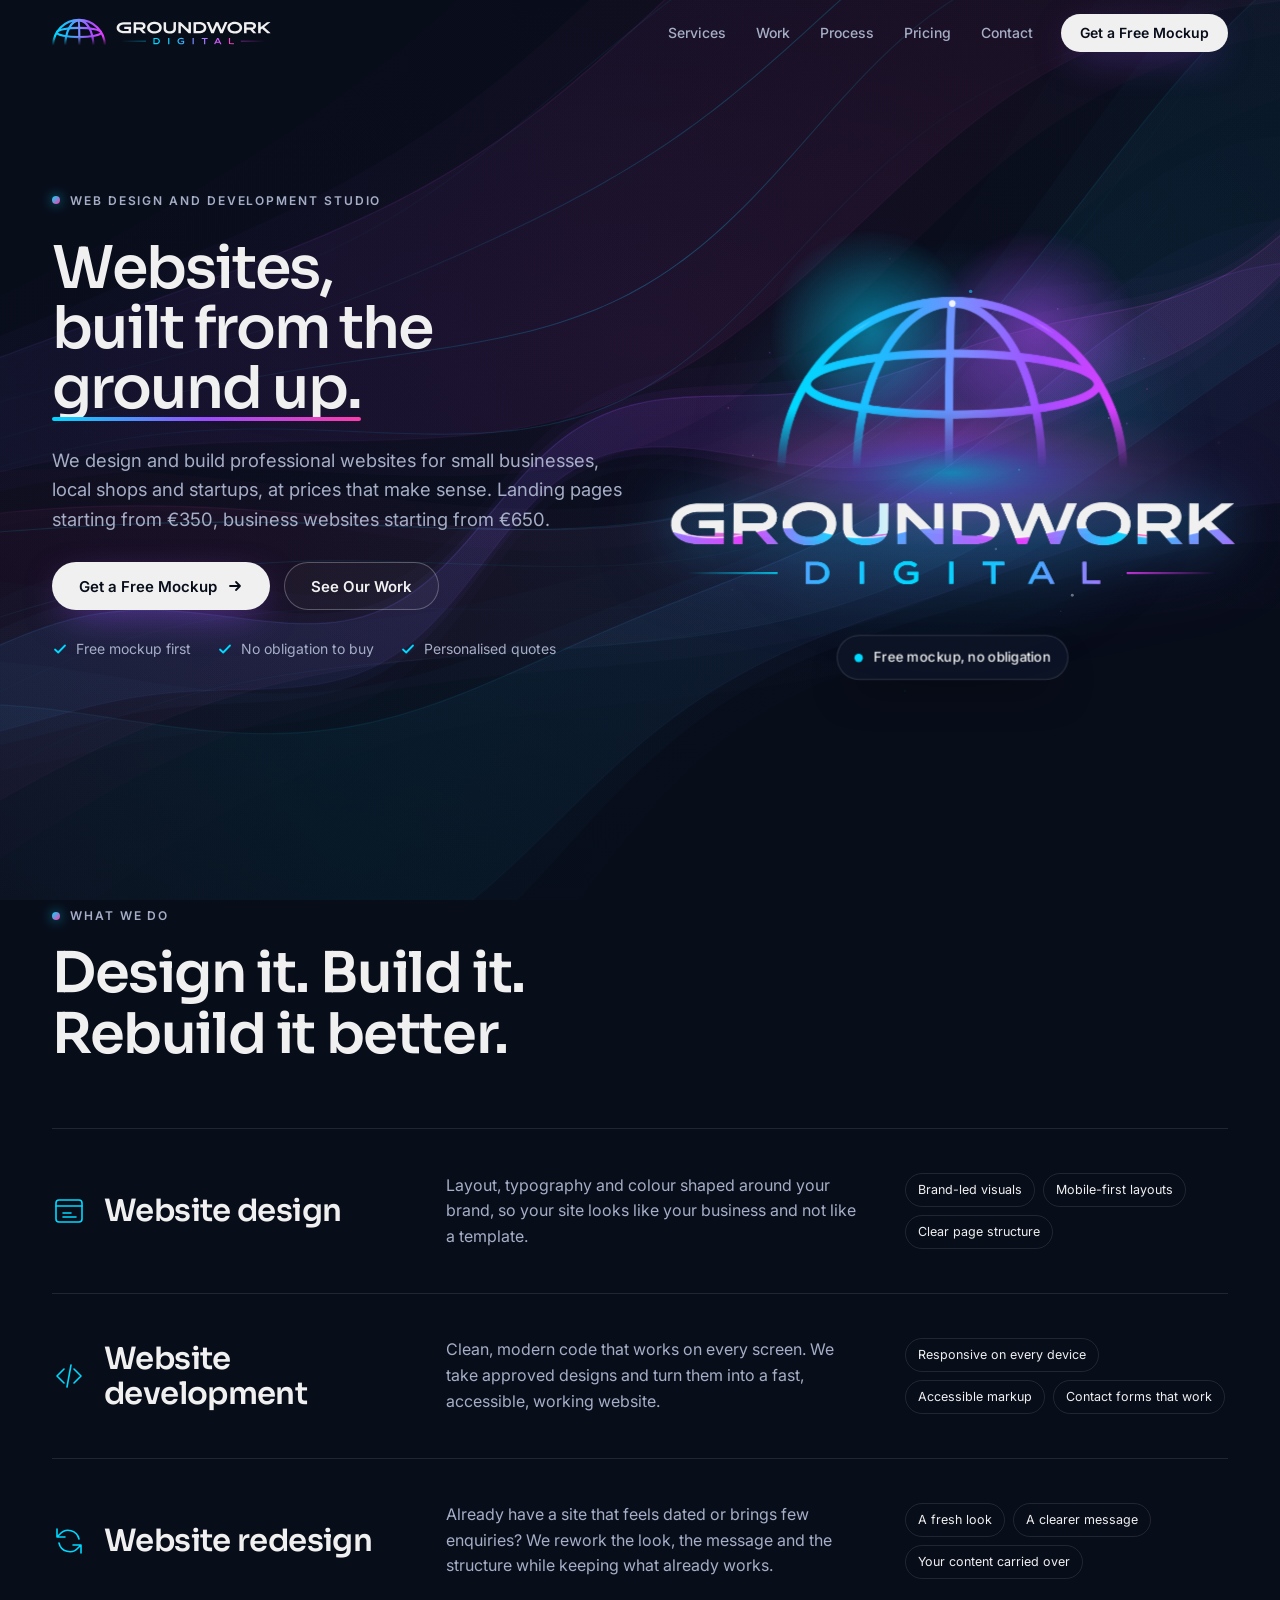
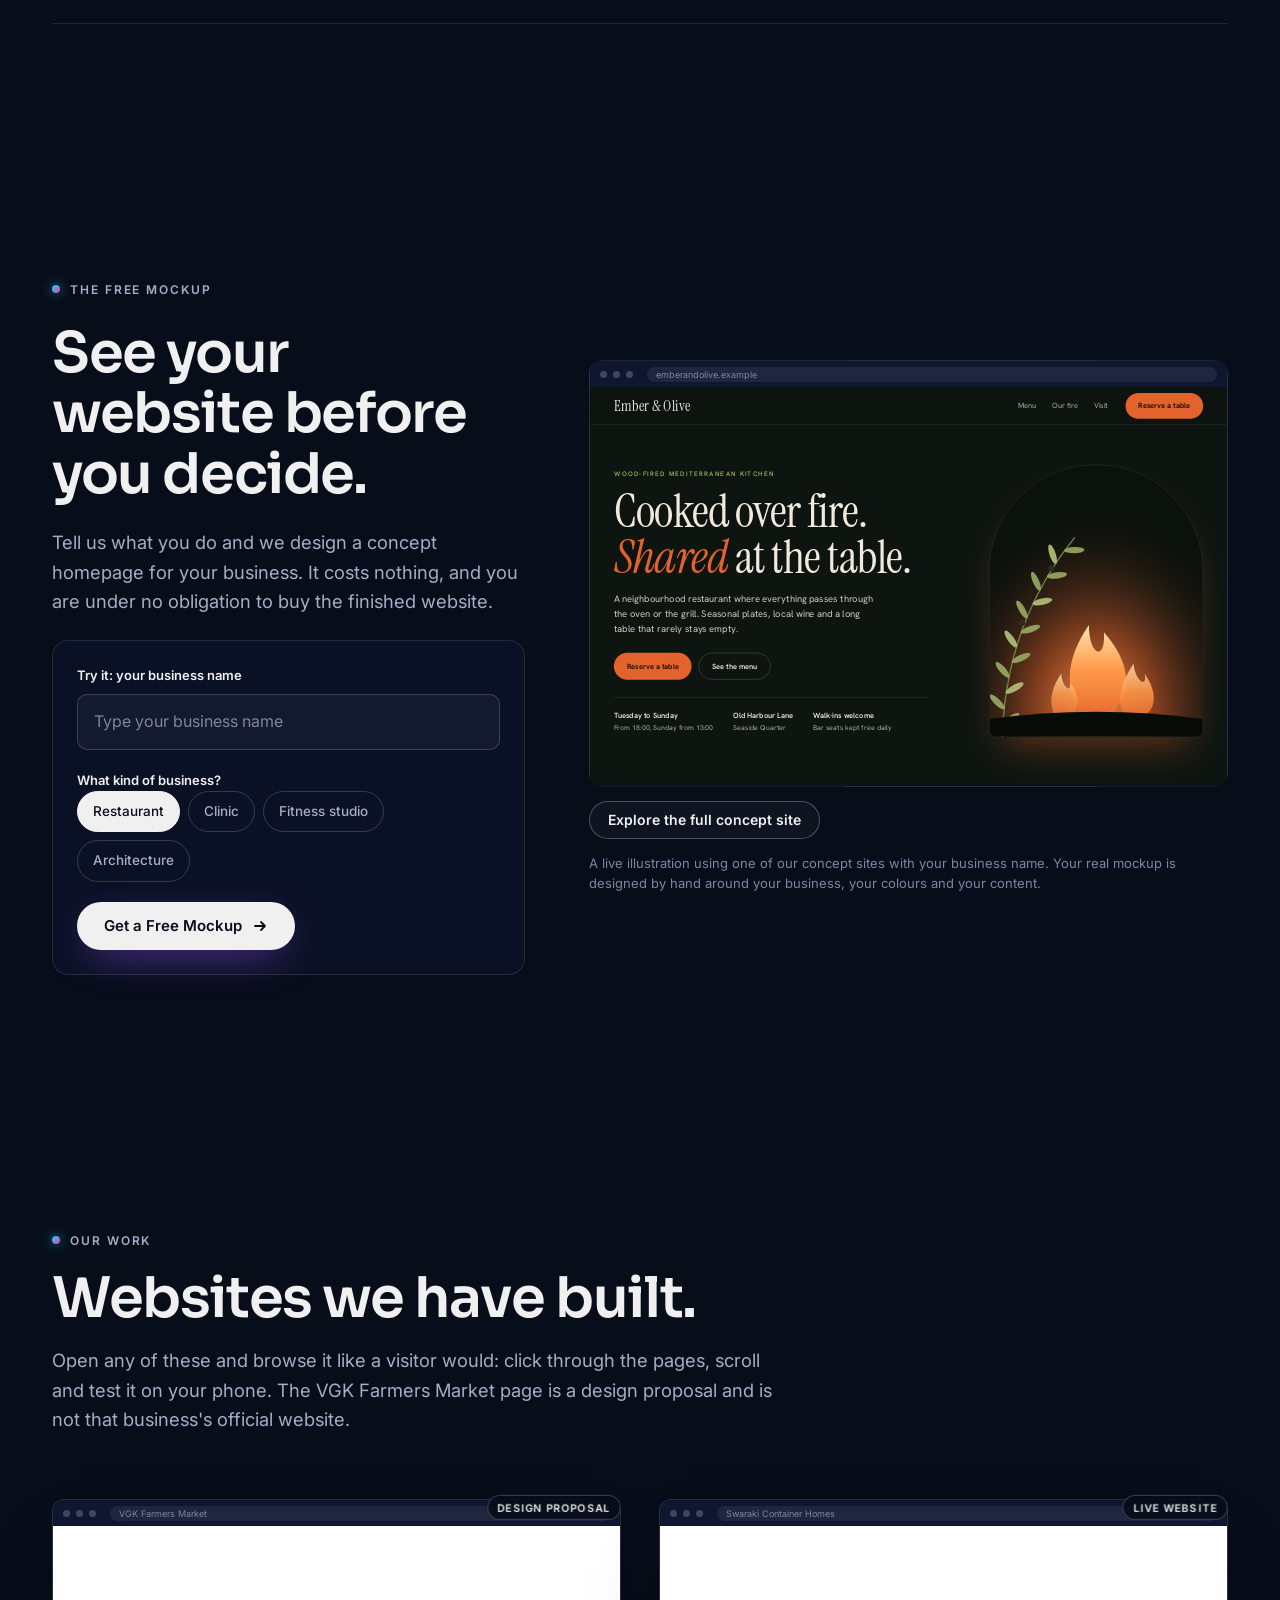
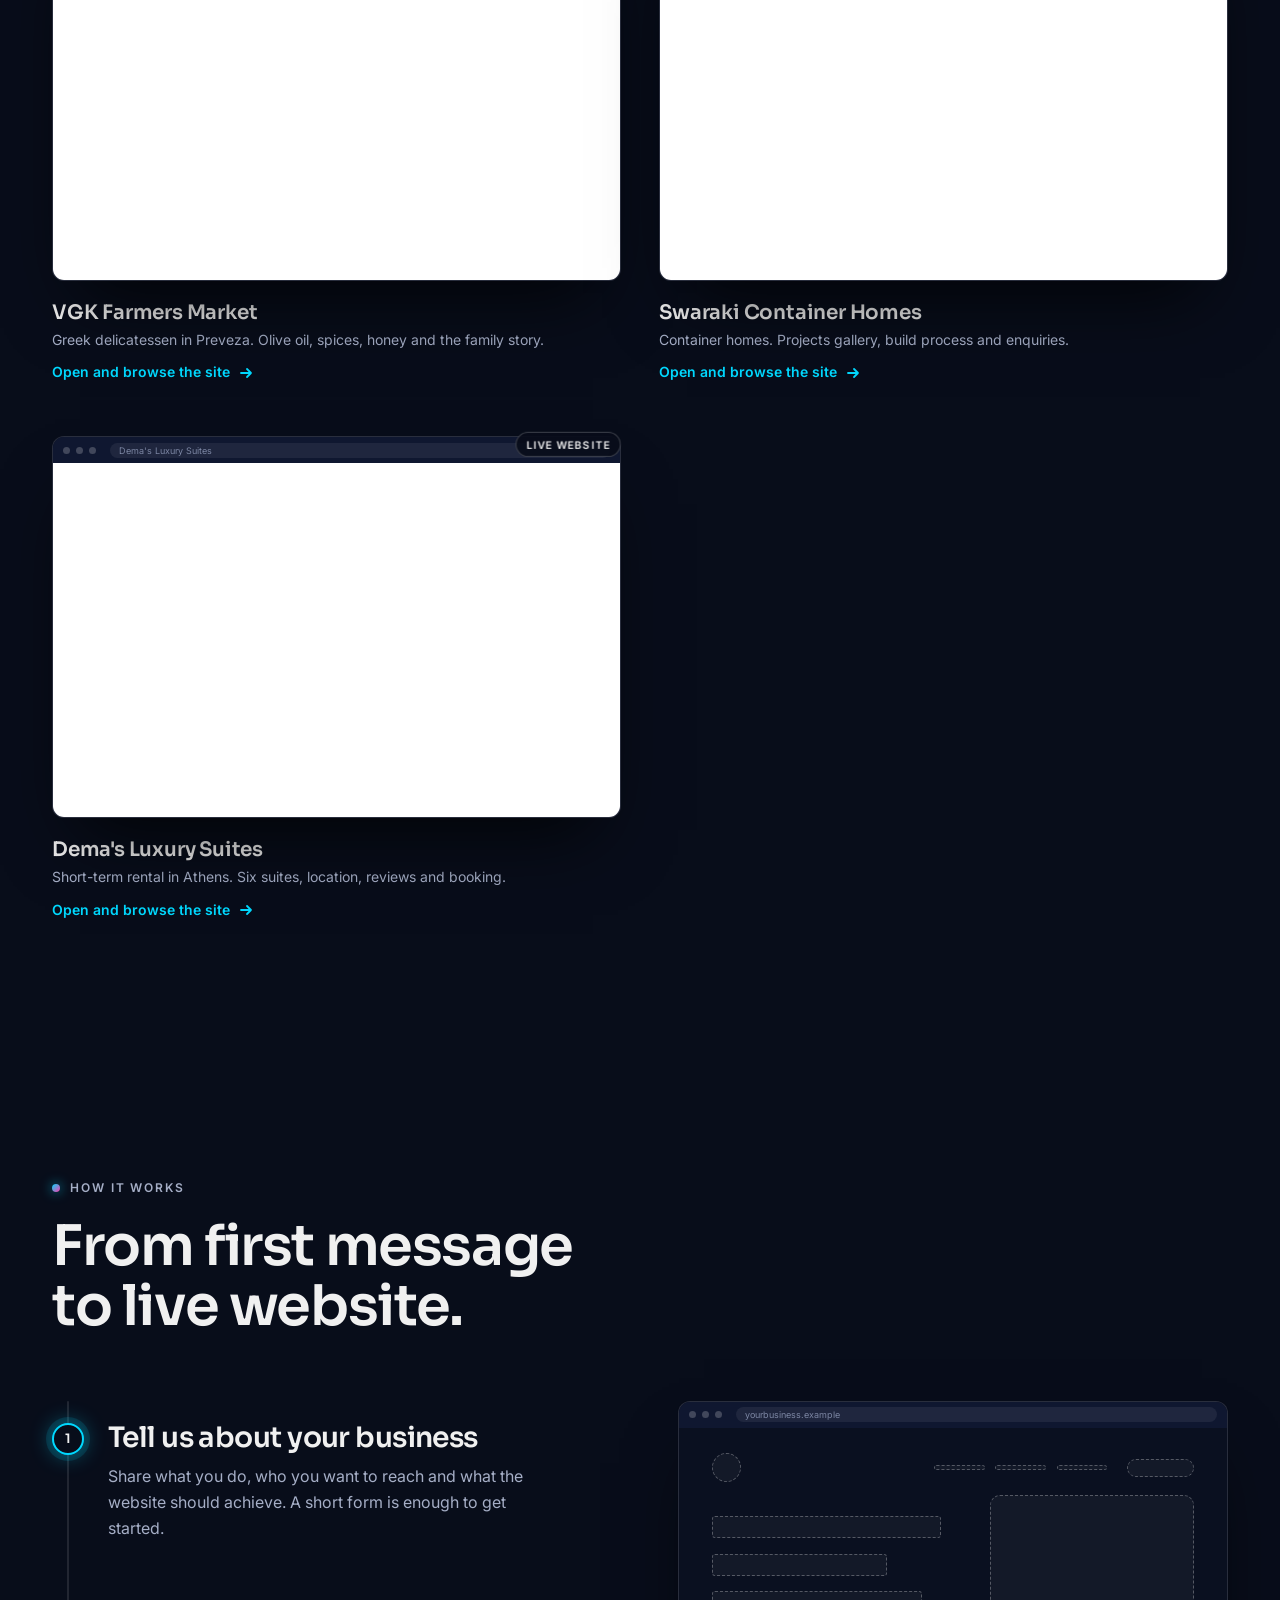
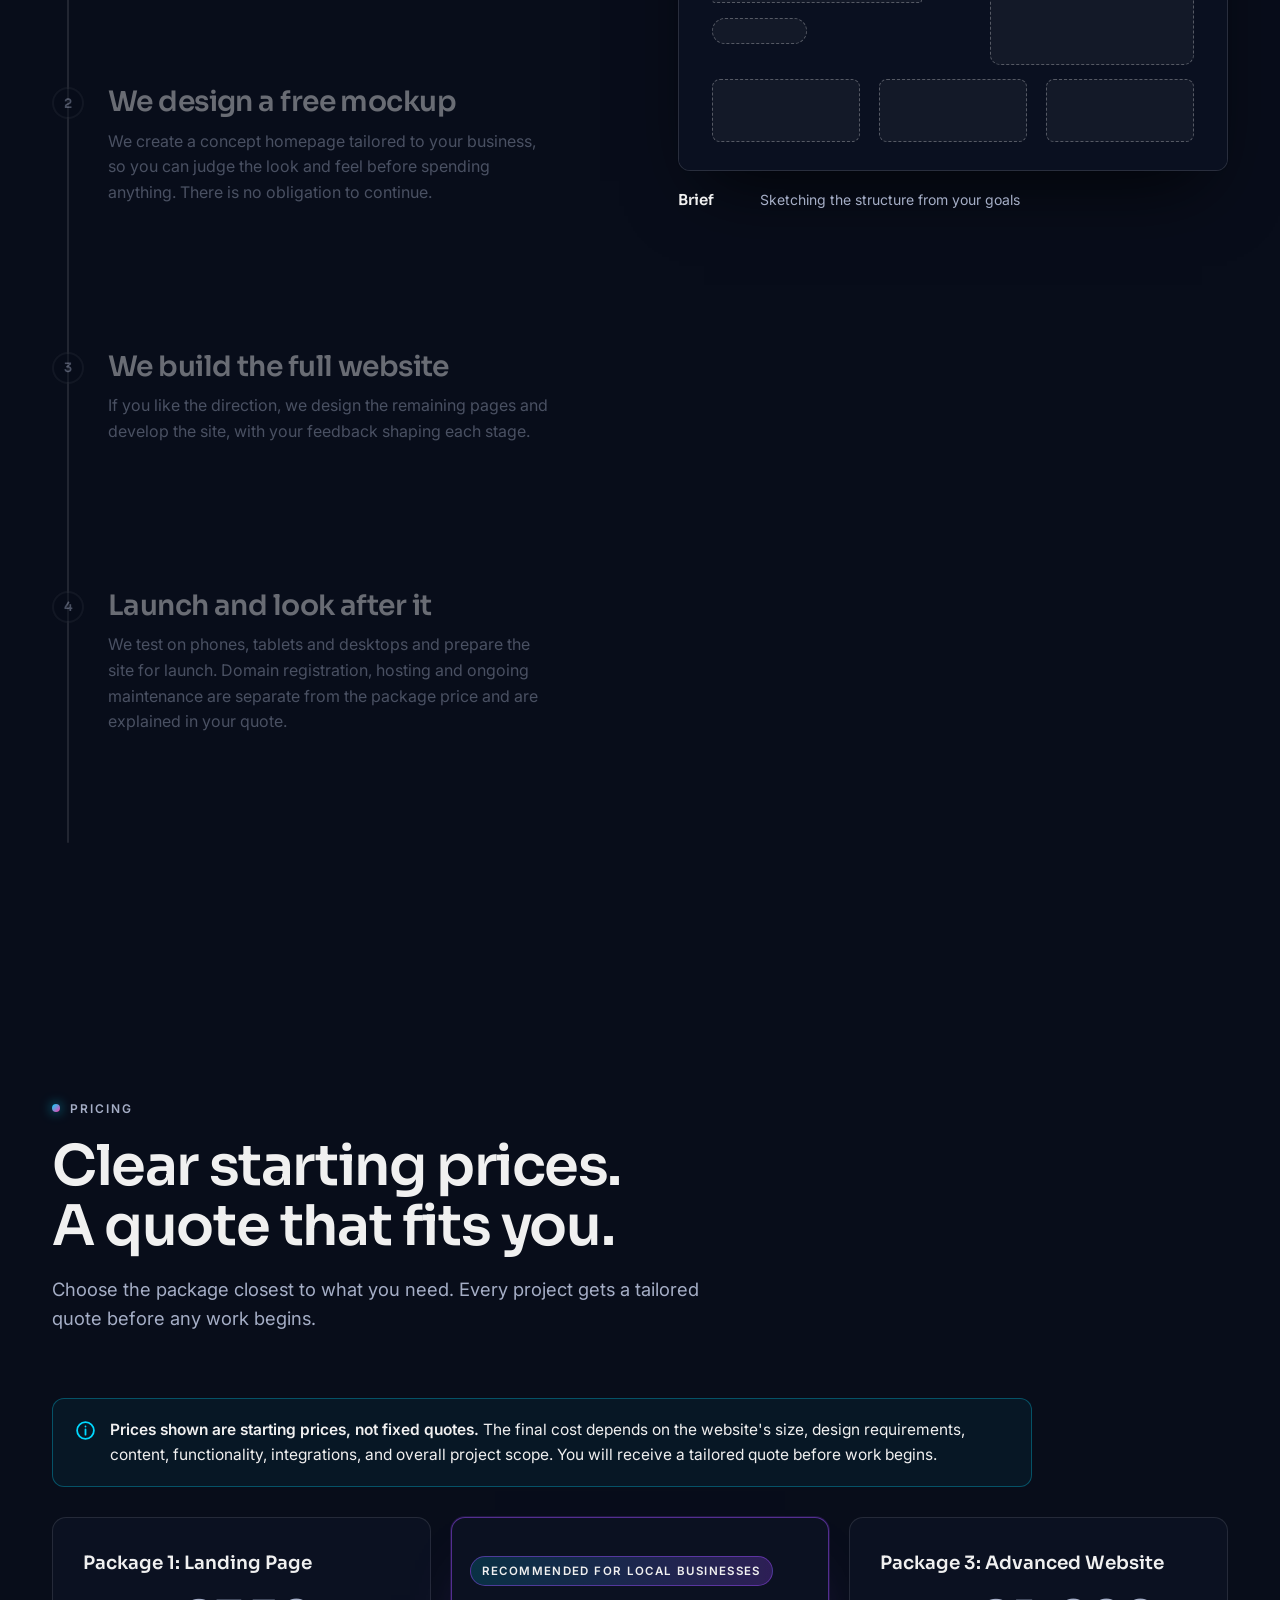
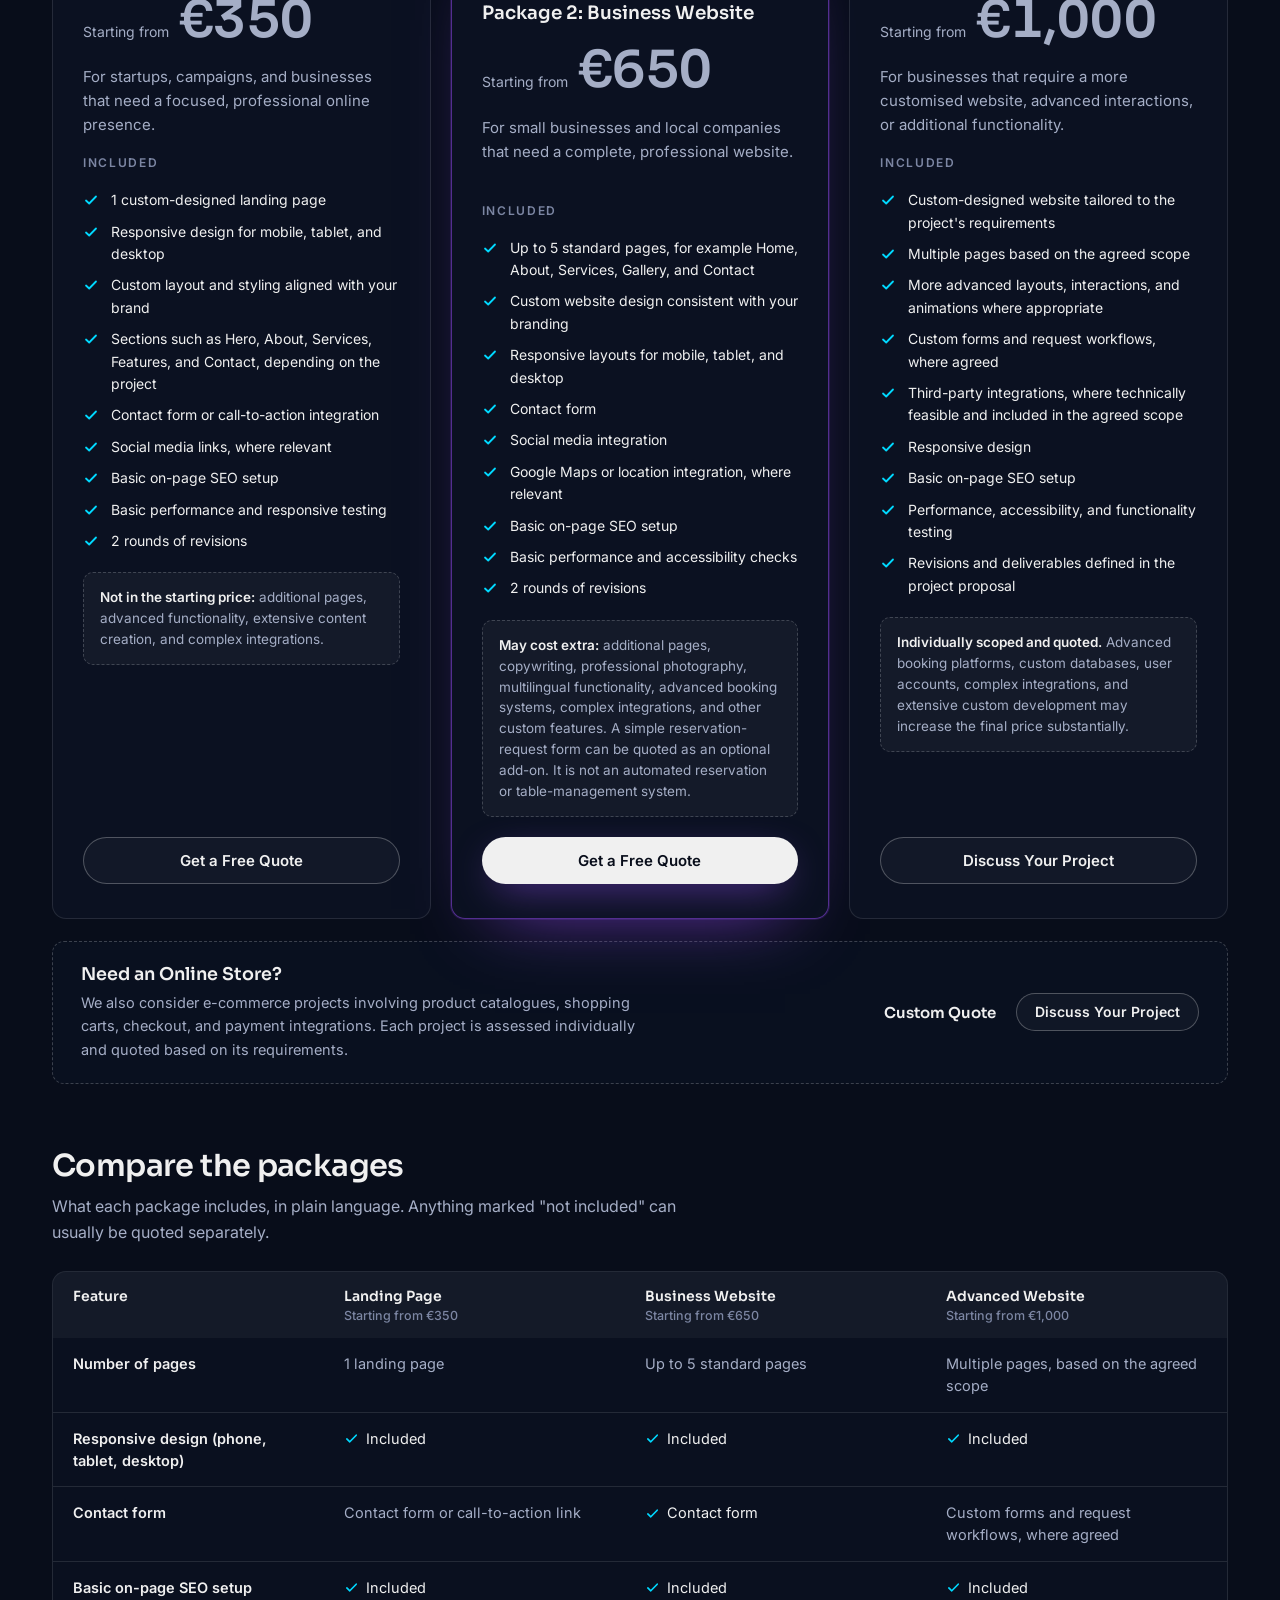
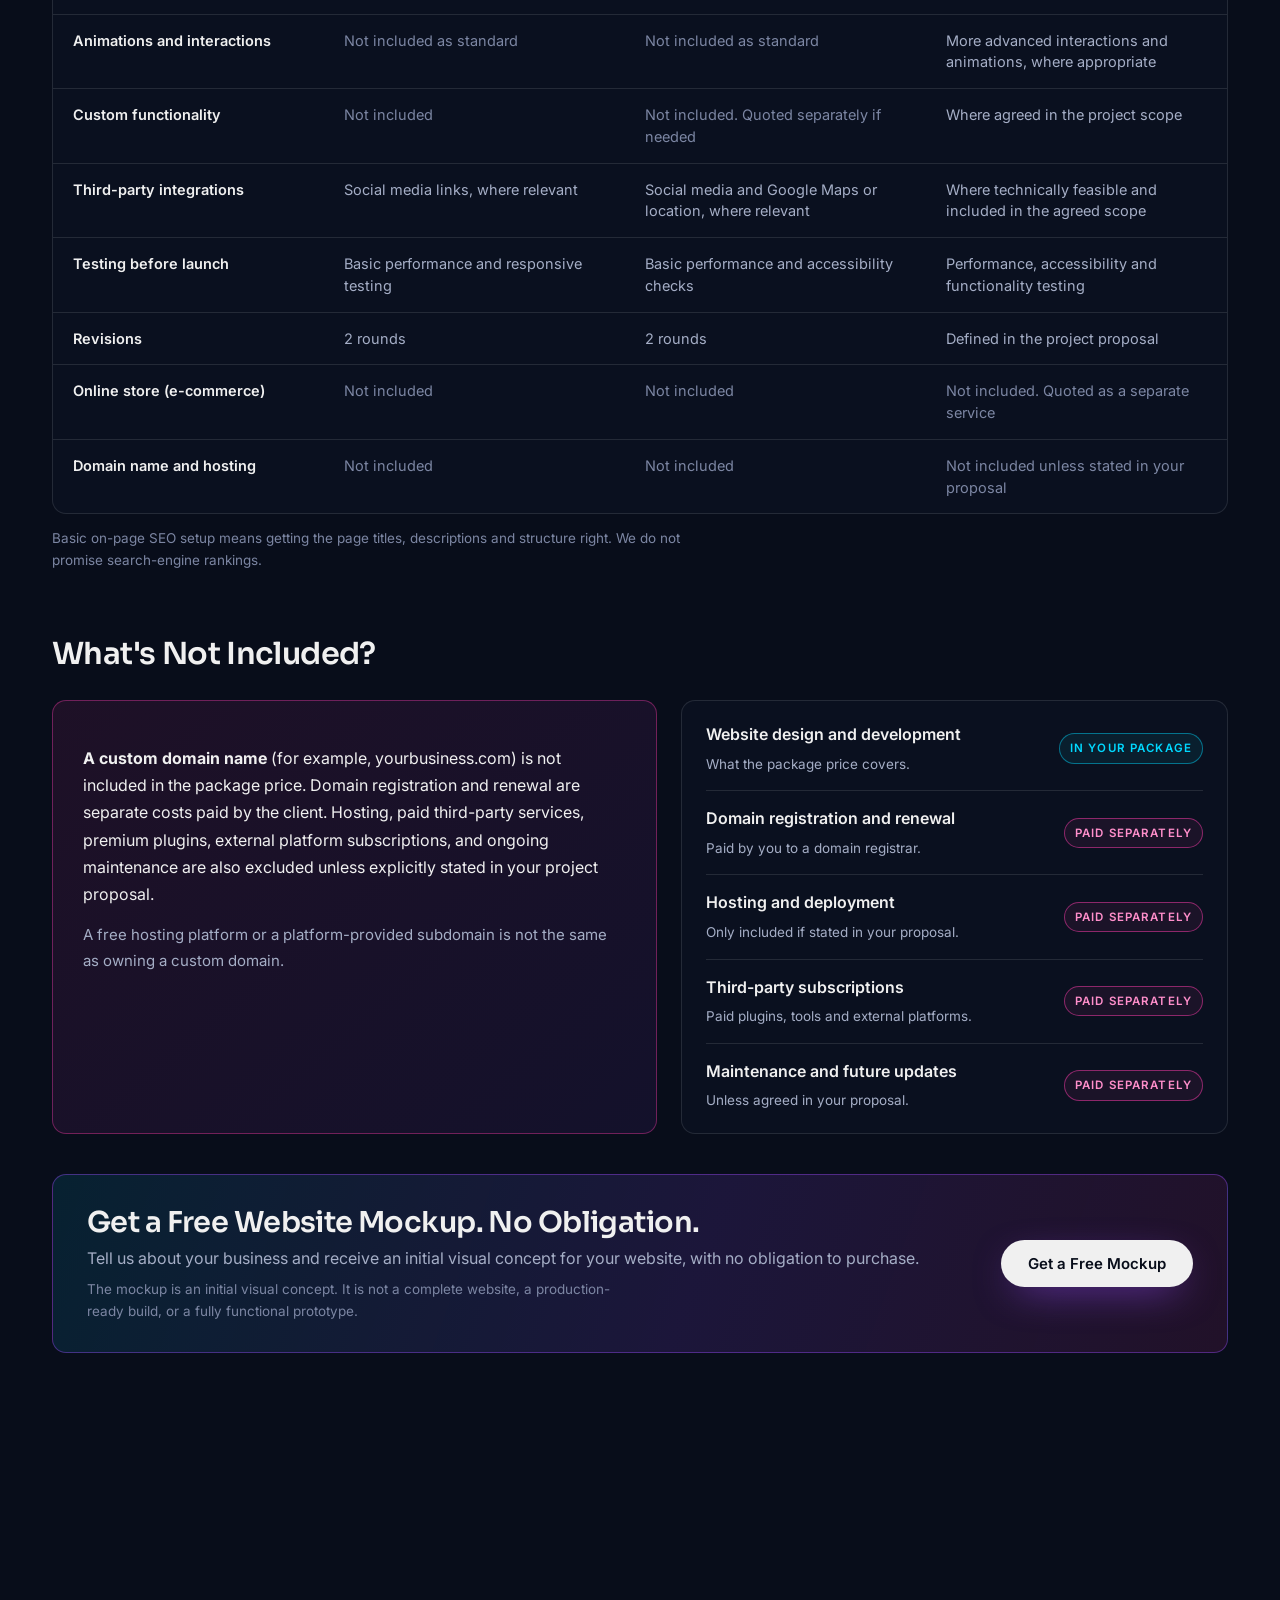
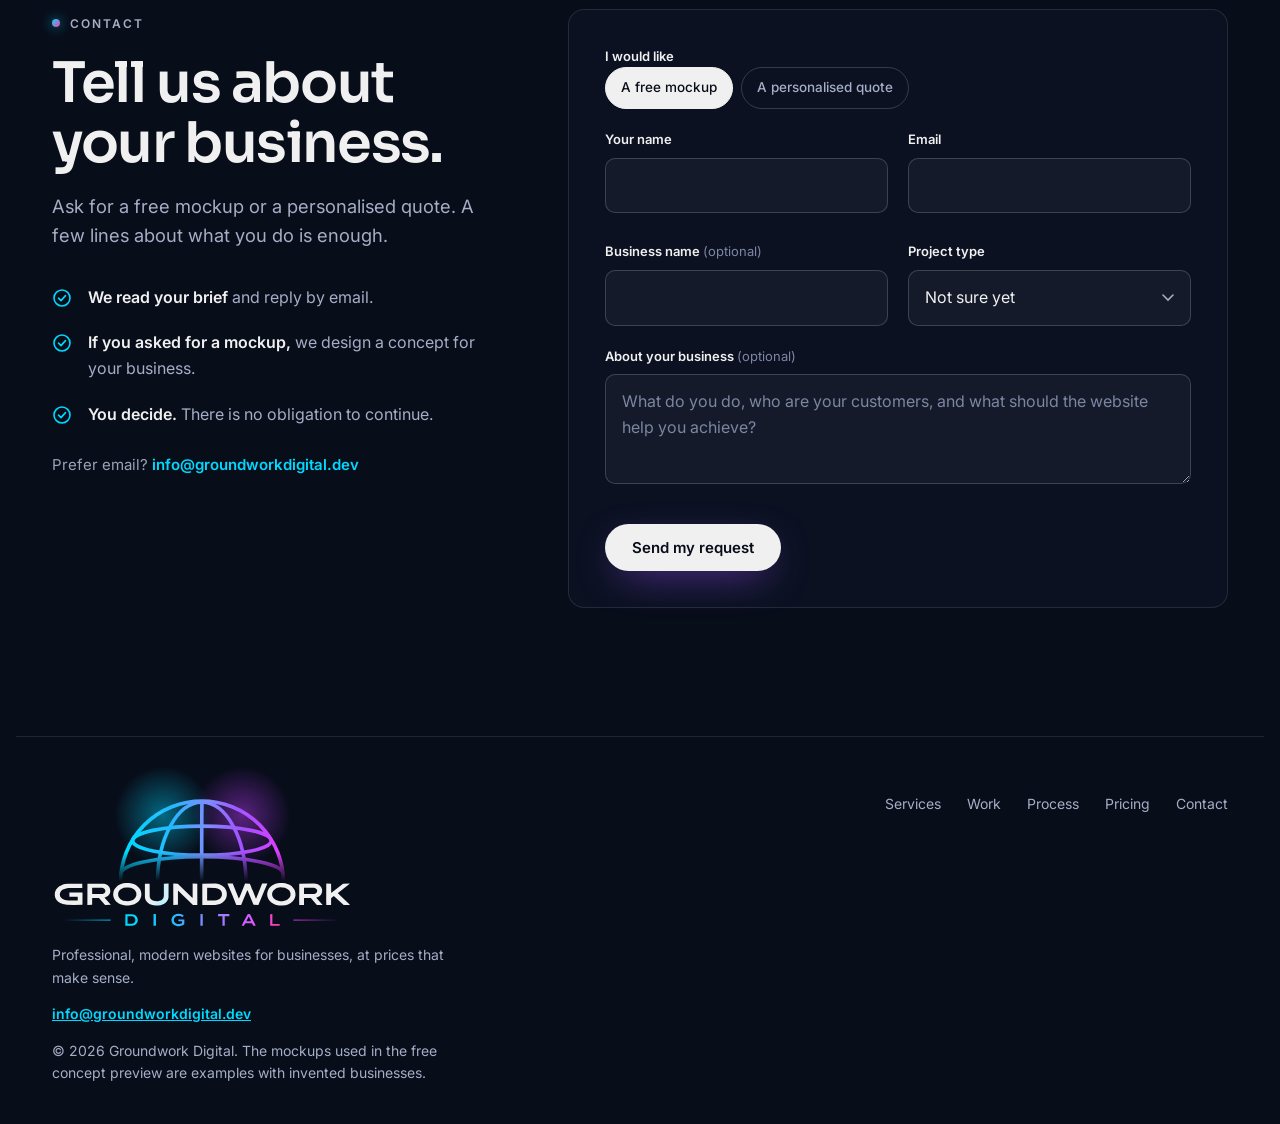
<file: index.html>
<!doctype html><html lang="en"><head><meta charset="utf-8"><meta name="viewport" content="width=device-width,initial-scale=1,viewport-fit=cover"><style>body{margin:0}[hidden]{display:none!important}</style></head><body><title>Groundwork Digital</title>
<meta name="claude:viewport-fit-sides" content="cover">
<meta name="description" content="Groundwork Digital designs and builds professional websites for small businesses. Landing pages starting from €350. Free website mockup, no obligation.">
<link rel="preconnect" href="https://fonts.googleapis.com">
<link rel="preconnect" href="https://fonts.gstatic.com" crossorigin>
<link rel="stylesheet" href="https://fonts.googleapis.com/css2?family=Archivo:wght@400;500;600;700&family=Barlow+Condensed:wght@800&family=Hanken+Grotesk:wght@400;500;600&family=Inter:wght@400;500;600&family=Instrument+Serif&family=Outfit:wght@400;500;600&family=Schibsted+Grotesk:wght@400;500;600;700&family=Sora:wght@300..800&display=swap">
<style>
/* LAYOUT CONCEPT
   A dark ground plane with one lit object: the globe. The hero pairs the headline with the live logo dome,
   ringed by orbits, in real 3D. Layered aurora ribbons of brand colour flow
   behind the whole page. Services are rows, not cards. The process is a scroll-driven
   timeline beside a sticky "site under construction" panel. Brand colours appear as light, not as fills. */
:root{
  --navy:#080D1A; --navy-2:#0D1426; --panel:#0F1730;
  --pearl:#F0F0F0; --cyan:#00D9FF; --purple:#9B4DFF; --pink:#FF3CAC;
  --muted:#A5AEC6; --faint:#7C86A3; --line:rgba(240,240,240,.11);
  --font-head:'Sora',system-ui,sans-serif;
  --font-body:'Inter',system-ui,-apple-system,'Segoe UI',sans-serif;
  --ease:cubic-bezier(.2,.8,.2,1);
  color-scheme:dark;
}
*,*::before,*::after{box-sizing:border-box}
html{scroll-behavior:smooth;scroll-padding-top:88px;background:var(--navy)}
body{margin:0;background:var(--navy);color:var(--pearl);font-family:var(--font-body);font-size:16px;line-height:1.6;
  padding-left:max(16px,env(safe-area-inset-left,0px));padding-right:max(16px,env(safe-area-inset-right,0px));
  -webkit-font-smoothing:antialiased;overflow-x:hidden}
img,svg,canvas{max-width:100%}
a{color:inherit}
h1,h2,h3,h4,p,ul{margin:0}
ul{padding:0;list-style:none}
button,input,select,textarea{font:inherit;color:inherit}
:focus-visible{outline:2px solid var(--cyan);outline-offset:3px;border-radius:6px}
.sr-only{position:absolute;width:1px;height:1px;overflow:hidden;clip:rect(0 0 0 0);white-space:nowrap}
.skip{position:absolute;left:12px;top:-60px;z-index:100;background:var(--pearl);color:var(--navy);padding:10px 16px;border-radius:8px;font-weight:600;text-decoration:none}
.skip:focus{top:12px}
.wrap{width:100%;max-width:1240px;margin-inline:auto;padding-inline:clamp(4px,2.5vw,32px)}

/* Atmosphere: layered aurora ribbons drawn on a low-resolution canvas */
.bg{position:fixed;inset:0;z-index:0;pointer-events:none;overflow:hidden;background:var(--navy)}
#waves{position:absolute;inset:0;width:100%;height:100%;display:block}
.bg::after{content:"";position:absolute;inset:0;background:radial-gradient(130% 95% at 50% 38%,rgba(8,13,26,0) 0%,rgba(8,13,26,.5) 60%,rgba(8,13,26,.82) 100%)}
main,footer{position:relative;z-index:1}

/* Buttons */
.btn{position:relative;display:inline-flex;align-items:center;justify-content:center;padding:15px 26px;border-radius:999px;
  font:600 15px/1 var(--font-body);text-decoration:none;border:1px solid transparent;cursor:pointer;isolation:isolate;overflow:hidden;
  transition:transform .35s var(--ease),border-color .3s,box-shadow .3s;--mx:50%;--my:50%;white-space:nowrap}
.btn span{position:relative;z-index:2;display:inline-flex;align-items:center;gap:10px;transition:transform .35s var(--ease)}
.btn::before{content:"";position:absolute;inset:0;z-index:1;opacity:0;transition:opacity .3s}
.btn:hover::before,.btn:focus-visible::before{opacity:1}
.btn-primary{background:var(--pearl);color:var(--navy);box-shadow:0 12px 40px -14px rgba(155,77,255,.8)}
.btn-primary::before{background:radial-gradient(120px circle at var(--mx) var(--my),rgba(0,217,255,.8),rgba(155,77,255,.5) 55%,rgba(255,60,172,0))}
.btn-ghost{border-color:rgba(240,240,240,.28);color:var(--pearl);background:rgba(240,240,240,.03)}
.btn-ghost::before{background:radial-gradient(130px circle at var(--mx) var(--my),rgba(0,217,255,.22),rgba(155,77,255,.12) 60%,transparent)}
.btn-ghost:hover{border-color:rgba(0,217,255,.6)}
.btn-sm{padding:11px 18px;font-size:14px}
.arrow{width:16px;height:16px;flex:none}

/* Nav */
.nav{position:fixed;left:0;right:0;top:0;z-index:50;padding-top:env(safe-area-inset-top,0px);
  padding-left:max(16px,env(safe-area-inset-left,0px));padding-right:max(16px,env(safe-area-inset-right,0px));transition:background .3s,border-color .3s;border-bottom:1px solid transparent}
.nav.scrolled{background:rgba(8,13,26,.86);border-bottom-color:var(--line)}
.nav-in{max-width:1240px;margin-inline:auto;padding:14px clamp(4px,2.5vw,32px);display:flex;align-items:center;gap:28px}
.brand{display:flex;align-items:center;gap:10px;text-decoration:none;margin-right:auto}
.lgh{display:block;flex:none;line-height:0}
.lgh svg{display:block;overflow:visible}
[data-logo="nav-mark"] svg{width:54px;height:auto}
[data-logo="nav-word"] svg{height:24px;width:auto}
[data-logo="footer"] svg{width:min(460px,100%);height:auto}
.nav-links{display:flex;gap:30px}
.nav-links a{font-size:14px;font-weight:500;color:var(--muted);text-decoration:none;transition:color .2s}
.nav-links a:hover{color:var(--pearl)}
.menu-btn{display:none;width:44px;height:44px;border:1px solid var(--line);border-radius:50%;background:transparent;cursor:pointer;position:relative}
.menu-btn span{position:absolute;left:13px;right:13px;height:1.5px;background:var(--pearl);transition:transform .3s var(--ease),top .3s var(--ease)}
.menu-btn span:first-child{top:18px}.menu-btn span:last-child{top:25px}
.menu-btn[aria-expanded="true"] span:first-child{top:21.5px;transform:rotate(45deg)}
.menu-btn[aria-expanded="true"] span:last-child{top:21.5px;transform:rotate(-45deg)}
.mobile-menu{max-width:1240px;margin-inline:auto;padding:8px clamp(4px,2.5vw,32px) 24px;display:flex;flex-direction:column;gap:4px;background:rgba(8,13,26,.96);border-top:1px solid var(--line)}
.mobile-menu a:not(.btn){font:500 22px/1 var(--font-head);padding:16px 0;text-decoration:none;border-bottom:1px solid var(--line)}
.mobile-menu .btn{margin-top:18px}
@media(max-width:859px){.nav-links{display:none}.menu-btn{display:block}.nav-cta{display:none}}
@media(min-width:860px){.mobile-menu{display:none!important}}
@media(max-width:420px){[data-logo="nav-mark"] svg{width:44px}[data-logo="nav-word"] svg{height:19px}.brand{gap:8px}}

/* Type */
.eyebrow{display:inline-flex;align-items:center;gap:10px;font-size:12px;font-weight:600;letter-spacing:.16em;text-transform:uppercase;color:var(--muted)}
.dot{width:8px;height:8px;border-radius:50%;background:linear-gradient(135deg,var(--cyan),var(--pink));box-shadow:0 0 12px rgba(0,217,255,.7)}
h2.h2{font:600 clamp(2rem,4.4vw,3.5rem)/1.08 var(--font-head);letter-spacing:-.025em;text-wrap:balance}
.lead{font-size:clamp(1rem,1.5vw,1.15rem);color:var(--muted);max-width:56ch}
.sec{padding-block:clamp(72px,10vw,140px)}
.sec-head{display:flex;flex-direction:column;gap:18px;margin-bottom:clamp(36px,5vw,64px);max-width:760px}

/* Reveals */
.js .reveal{opacity:.14;transform:translateY(26px);transition:opacity .9s var(--ease) var(--d,0s),transform 1s var(--ease) var(--d,0s)}
.js .reveal.in{opacity:1;transform:none}
.wd{display:inline-block}
.js .rw .wd{opacity:.12;transform:translateY(.4em);transition:opacity .8s var(--ease) calc(var(--i)*45ms),transform .9s var(--ease) calc(var(--i)*45ms)}
.js .rw.in .wd{opacity:1;transform:none}
.js .clip{clip-path:inset(9% 5% round 28px);opacity:.35;transition:clip-path 1.3s var(--ease),opacity 1s var(--ease)}
.js .clip.in{clip-path:inset(0 round 14px);opacity:1}
.rm .reveal,.rm .rw .wd,.rm .clip{opacity:1!important;transform:none!important;clip-path:none!important}

/* Hero */
.hero{padding-top:clamp(104px,12vw,150px);padding-bottom:clamp(48px,6vw,90px)}
.hero-grid{display:grid;grid-template-columns:1.02fr .98fr;gap:clamp(24px,4vw,64px);align-items:center}
.hero-copy{display:flex;flex-direction:column;gap:28px;min-width:0}
.hl{font:560 clamp(2.2rem,4.6vw,4.6rem)/1.02 var(--font-head);letter-spacing:-.035em}
.hl-line{display:block;white-space:nowrap}
.hl-ul{position:relative;width:fit-content}
.hl-ul::after{content:"";position:absolute;left:0;right:0;bottom:-.05em;height:.065em;border-radius:4px;background:linear-gradient(90deg,var(--cyan),var(--purple),var(--pink));transform-origin:left;animation:draw 1.3s var(--ease) 1.2s both}
.hw{display:inline-block;white-space:nowrap}
.ch{display:inline-block;font-weight:560;animation:rise 1s var(--ease) both;animation-delay:calc(var(--i)*24ms + 150ms);will-change:transform}
@keyframes rise{from{opacity:0;transform:translateY(55%) rotate(2deg)}to{opacity:1;transform:none}}
@keyframes draw{from{transform:scaleX(0)}to{transform:scaleX(1)}}
.hero-actions{display:flex;flex-wrap:wrap;gap:14px}
.assure{display:flex;flex-wrap:wrap;gap:10px 26px;font-size:14px;color:var(--muted)}
.assure li{display:flex;align-items:center;gap:8px}
.assure svg{width:16px;height:16px;color:var(--cyan);flex:none}
.hero-fade{animation:fadeUp 1s var(--ease) both}
@keyframes fadeUp{from{opacity:0;transform:translateY(18px)}to{opacity:1;transform:none}}

.stage{position:relative;width:100%;max-width:640px;aspect-ratio:1/1;margin-inline:auto;perspective:1500px}
.stage-3d{position:absolute;inset:0;transform-style:preserve-3d;will-change:transform}
.stage-3d.sway{animation:sway 16s ease-in-out infinite alternate}
@keyframes sway{from{transform:rotateY(-5deg) rotateX(2deg)}to{transform:rotateY(5deg) rotateX(-2deg)}}
#globe{position:absolute;inset:0;width:100%;height:100%;display:block;-webkit-mask-image:radial-gradient(closest-side at 50% 58%,#000 76%,transparent 100%);mask-image:radial-gradient(closest-side at 50% 58%,#000 76%,transparent 100%)}
.float{position:absolute;transform-style:preserve-3d;transform:translateZ(var(--z)) rotateY(var(--ry)) rotateX(var(--rx));pointer-events:none}
.float .bob{animation:bob 7s ease-in-out infinite alternate;animation-delay:var(--bd,0s)}
@keyframes bob{from{transform:translateY(-7px)}to{transform:translateY(8px)}}
.chip{left:0;right:0;bottom:6%;--z:70px;--ry:0deg;--rx:0deg;--bd:-1.5s}
.chip .bob{display:flex;justify-content:center}
.chip .bob>div{display:flex;align-items:center;gap:10px;padding:10px 16px;border-radius:999px;background:rgba(13,20,38,.92);border:1px solid rgba(240,240,240,.16);
  font-size:13px;font-weight:500;white-space:nowrap;box-shadow:0 20px 40px -16px rgba(0,0,0,.7)}
.pulse{width:8px;height:8px;border-radius:50%;background:var(--cyan);box-shadow:0 0 0 0 rgba(0,217,255,.6);animation:pulse 2.4s infinite}
@keyframes pulse{70%{box-shadow:0 0 0 9px rgba(0,217,255,0)}100%{box-shadow:0 0 0 0 rgba(0,217,255,0)}}
@media(max-width:959px){
  .hero-grid{grid-template-columns:1fr}
  .hl{font-size:clamp(2.2rem,7vw,4.2rem)}
  .stage{max-width:520px;margin-top:8px}
}
@media(max-width:520px){.chip{display:none}}

/* Browser frame and concept sites */
.browser{border-radius:12px;overflow:hidden;background:#0B1122;border:1px solid rgba(240,240,240,.13);
  box-shadow:0 36px 70px -26px rgba(0,0,0,.75),0 0 0 1px rgba(8,13,26,.6)}
.bar{display:flex;align-items:center;gap:6px;height:26px;padding:0 10px;background:#0F1730}
.bar i{width:7px;height:7px;border-radius:50%;background:rgba(240,240,240,.22)}
.url{margin-left:8px;flex:1;min-width:0;height:15px;border-radius:8px;background:rgba(240,240,240,.07);font-size:9px;line-height:15px;color:var(--faint);padding:0 9px;overflow:hidden;white-space:nowrap;text-overflow:ellipsis}
.scr-wrap{position:relative;aspect-ratio:16/10;overflow:hidden;--s:.5;background:#0B1122}
.scr{position:absolute;left:0;top:0;width:1280px;height:800px;transform-origin:0 0;transform:scale(var(--s));pointer-events:none;background:#0B1122}

.mail{margin-top:26px;color:var(--steel,#9AA3B5);font-size:15px}.mail a{color:var(--cyan);font-weight:600;text-decoration:none;user-select:all}.mail a:hover{color:var(--pearl)}
/* Concept site viewer */
[hidden]{display:none!important}
a.site-open{display:block;color:inherit;text-decoration:none;cursor:pointer;outline-offset:6px}
.cap .more{display:inline-flex;align-items:center;gap:8px;margin-top:10px;font-size:14px;font-weight:600;color:var(--cyan);text-decoration:none}
.cap .more:hover{color:var(--pearl)}
.viewer{position:fixed;inset:0;z-index:300;display:flex;flex-direction:column;background:#000}
.v-bar{flex:none;display:flex;align-items:center;gap:14px;padding:calc(env(safe-area-inset-top,0px) + 8px) max(16px,env(safe-area-inset-right,0px)) 8px max(16px,env(safe-area-inset-left,0px));background:#0F1730;border-bottom:1px solid rgba(240,240,240,.14)}
.live-th{background:linear-gradient(135deg,#0F1730,#1B1240)}
.live-fb{position:absolute;inset:0;display:grid;place-items:center;padding:16px;text-align:center;font:600 clamp(15px,2.4vw,22px) Sora,system-ui,sans-serif;color:rgba(240,240,240,.55)}
.scr iframe{width:1280px;height:800px;border:0;background:#fff;display:block;position:relative}
.v-ext{flex:none;font-size:13px;font-weight:600;color:var(--pearl);text-decoration:none;padding:7px 14px;border-radius:999px;border:1px solid rgba(0,217,255,.5);white-space:nowrap}
.v-ext:hover{background:rgba(0,217,255,.12)}
.viewer.live .v-scroll{overflow:hidden;background:#fff}
.viewer.live .v-scroll iframe{width:100%;height:100%;border:0;display:block;background:#fff}
.viewer.live .v-note.concept{display:none}
@media(max-width:520px){.viewer.live .v-tag{display:none}.v-ext{padding:7px 12px}}
.v-note.live{background:linear-gradient(90deg,#0F1730,#1B1240)}
.v-close{display:inline-flex;align-items:center;gap:8px;padding:9px 16px;border-radius:999px;border:1px solid rgba(240,240,240,.28);background:rgba(240,240,240,.05);color:var(--pearl);font:600 14px var(--font-body);cursor:pointer;white-space:nowrap}
.v-close:hover{border-color:var(--cyan)}
.v-url{flex:1;min-width:0;max-width:520px;margin-inline:auto;height:32px;border-radius:16px;background:rgba(240,240,240,.07);color:var(--muted);font-size:13px;line-height:32px;padding:0 16px;text-align:center;overflow:hidden;text-overflow:ellipsis;white-space:nowrap}
.v-tag{font-size:12px;font-weight:600;letter-spacing:.08em;text-transform:uppercase;color:var(--cyan);white-space:nowrap}
.v-note{flex:none;margin:0;padding:9px max(16px,env(safe-area-inset-right,0px)) 9px max(16px,env(safe-area-inset-left,0px));background:linear-gradient(90deg,#9B4DFF,#FF3CAC);color:#fff;font-size:13px;line-height:1.4;text-align:center}.v-note b{font-weight:700}
.v-scroll{flex:1;min-height:0;overflow-y:auto;overflow-x:hidden;overscroll-behavior:contain;background:#000;padding-bottom:env(safe-area-inset-bottom,0px)}
html.viewing{overflow:hidden}
.viewing main,.viewing .foot,.viewing .nav,.viewing .bg{visibility:hidden}
@media(max-width:700px){.v-url,.v-long{display:none}.v-bar{justify-content:space-between}}

/* Services */
.svc-list{border-top:1px solid var(--line)}
.svc{display:grid;grid-template-columns:minmax(0,1.1fr) minmax(0,1.3fr) minmax(0,1fr);gap:clamp(16px,3vw,48px);align-items:center;padding:clamp(26px,3.4vw,44px) 0;border-bottom:1px solid var(--line);position:relative;transition:background .4s}
.svc::after{content:"";position:absolute;left:0;bottom:-1px;height:1px;width:100%;background:linear-gradient(90deg,var(--cyan),var(--purple),var(--pink));transform:scaleX(0);transform-origin:left;transition:transform .8s var(--ease)}
.svc:hover::after{transform:scaleX(1)}
.svc-name{display:flex;align-items:center;gap:18px}
.svc-name svg{width:34px;height:34px;flex:none;color:var(--cyan)}
.svc h3{font:600 clamp(1.4rem,2.4vw,2rem)/1.15 var(--font-head);letter-spacing:-.02em}
.svc p{color:var(--muted);max-width:46ch}
.chips{display:flex;flex-wrap:wrap;gap:8px}
.chips li{font-size:12.5px;padding:6px 12px;border:1px solid var(--line);border-radius:999px;color:var(--pearl)}
@media(max-width:859px){.svc{grid-template-columns:1fr;align-items:start}}

/* Mockup offer */
.offer{display:grid;grid-template-columns:minmax(0,.85fr) minmax(0,1.15fr);gap:clamp(28px,5vw,80px);align-items:center}
.offer-copy{display:flex;flex-direction:column;gap:24px}
.cfg{display:flex;flex-direction:column;gap:20px;padding:24px;border:1px solid var(--line);border-radius:16px;background:rgba(15,23,48,.55)}
.fld{display:flex;flex-direction:column;gap:8px}
.fld label,.fld legend{font-size:13px;font-weight:600;color:var(--pearl);padding:0}
fieldset{border:0;margin:0;padding:0;min-width:0}
.inp{width:100%;background:rgba(240,240,240,.04);border:1px solid rgba(240,240,240,.18);border-radius:10px;padding:14px 16px;color:var(--pearl);transition:border-color .2s,background .2s}
.inp::placeholder{color:var(--faint)}
.inp:focus{outline:none;border-color:var(--cyan);background:rgba(0,217,255,.05);box-shadow:0 0 0 3px rgba(0,217,255,.18)}
select.inp{appearance:none;-webkit-appearance:none;padding-right:44px;background-image:url("data:image/svg+xml;utf8,<svg xmlns='http://www.w3.org/2000/svg' width='12' height='8' viewBox='0 0 12 8'><path d='M1 1l5 5 5-5' fill='none' stroke='%23A5AEC6' stroke-width='1.6' stroke-linecap='round'/></svg>");background-repeat:no-repeat;background-position:right 16px center}
select.inp option{background:#0F1730;color:#F0F0F0}
textarea.inp{min-height:110px;resize:vertical}
.seg{display:flex;flex-wrap:wrap;gap:8px}
.seg input{position:absolute;opacity:0;width:1px;height:1px}
.seg label{font-size:13.5px;font-weight:500;padding:9px 15px;border:1px solid rgba(240,240,240,.18);border-radius:999px;cursor:pointer;color:var(--muted);transition:all .25s var(--ease)}
.seg label:hover{color:var(--pearl);border-color:rgba(240,240,240,.4)}
.seg input:checked+label{color:var(--navy);background:var(--pearl);border-color:var(--pearl)}
.seg input:focus-visible+label{outline:2px solid var(--cyan);outline-offset:3px}
.preview{display:flex;flex-direction:column;gap:14px;min-width:0}
.preview .browser{box-shadow:0 50px 100px -30px rgba(0,0,0,.8),0 0 120px -30px rgba(155,77,255,.35)}
.preview-note{font-size:13px;color:var(--faint)}
@media(max-width:959px){.offer{grid-template-columns:1fr}}

/* Work */
.work-note{max-width:60ch}
.work-grid{display:grid;grid-template-columns:repeat(2,minmax(0,1fr));gap:clamp(28px,4vw,56px) clamp(20px,3vw,44px)}
.work-card{display:flex;flex-direction:column;gap:20px;min-width:0}
.tilt{perspective:1100px}
.tilt-in{position:relative;transform-style:preserve-3d;transition:transform .35s var(--ease);will-change:transform}
.tilt-in .browser{box-shadow:0 40px 70px -28px rgba(0,0,0,.8)}
.glare{position:absolute;inset:0;border-radius:12px;pointer-events:none;opacity:0;transition:opacity .3s;z-index:3}
.tag{position:absolute;right:12px;top:4px;z-index:4;transform:translateZ(46px);font-size:10px;font-weight:600;letter-spacing:.08em;text-transform:uppercase;padding:3px 9px;border-radius:999px;background:rgba(8,13,26,.92);border:1px solid rgba(240,240,240,.22)}
.cap h3{font:600 1.25rem/1.2 var(--font-head);letter-spacing:-.01em}
.cap p{font-size:14px;color:var(--muted);margin-top:4px}
@media(max-width:759px){.work-grid{grid-template-columns:1fr}}

/* Process */
.proc{display:grid;grid-template-columns:minmax(0,1fr) minmax(0,1fr);gap:clamp(32px,6vw,96px);align-items:start}
.steps{position:relative;padding-left:56px;display:flex;flex-direction:column;gap:clamp(70px,16vh,150px);padding-block:20px clamp(60px,12vh,120px)}
.tl{position:absolute;left:15px;top:0;bottom:0;width:2px;background:var(--line);border-radius:2px}
.tl-fill{position:absolute;inset:0;background:linear-gradient(180deg,var(--cyan),var(--purple),var(--pink));transform:scaleY(0);transform-origin:top;border-radius:2px;box-shadow:0 0 14px rgba(155,77,255,.7)}
.step{position:relative;opacity:.42;transition:opacity .6s var(--ease)}
.step.on,.step.done{opacity:1}
.node{position:absolute;left:-56px;top:2px;width:32px;height:32px;border-radius:50%;display:grid;place-items:center;background:var(--navy);border:2px solid var(--line);font:600 13px var(--font-head);color:var(--muted);transition:all .5s var(--ease)}
.step.on .node,.step.done .node{border-color:var(--cyan);color:var(--pearl);box-shadow:0 0 0 6px rgba(0,217,255,.12),0 0 22px rgba(0,217,255,.45)}
.step h3{font:600 clamp(1.35rem,2.2vw,1.8rem)/1.2 var(--font-head);letter-spacing:-.02em;margin-bottom:10px}
.step p{color:var(--muted);max-width:44ch}
.build-wrap{position:sticky;top:110px}
.build{transition:box-shadow .8s var(--ease)}
.build[data-stage="4"]{box-shadow:0 0 0 1px rgba(0,217,255,.45),0 40px 90px -30px rgba(0,217,255,.4)}
.bp{position:relative;aspect-ratio:16/10;padding:5% 6%;display:flex;flex-direction:column;gap:5%;background:#0A1020}
.bp *{transition:all .7s var(--ease)}
.p-nav{display:flex;align-items:center;gap:4%;height:9%}
.p-logo{width:6%;aspect-ratio:1;border-radius:50%}
.p-links{display:flex;gap:6%;margin-left:auto;width:36%;align-items:center}
.p-links i{flex:1;height:5px;border-radius:3px}
.p-btn2{width:14%;height:70%;border-radius:20px}
.p-hero{flex:1;display:grid;grid-template-columns:1.1fr .9fr;gap:6%;min-height:0}
.p-copy{display:flex;flex-direction:column;justify-content:center;gap:9%}
.p-copy i{display:block;border-radius:3px}
.l1{height:13%;width:92%}.l2{height:13%;width:70%}.l3{height:7%;width:84%}
.p-cta{display:block;height:15%;width:38%;border-radius:20px}
.p-img{border-radius:10px}
.p-row{display:grid;grid-template-columns:repeat(3,1fr);gap:4%;height:22%}
.p-row div{border-radius:8px}
.p-row div::after{content:"";display:block;margin:14% 12%;height:42%;opacity:0;background:linear-gradient(rgba(240,240,240,.7),rgba(240,240,240,.7)) 0 0/70% 3px no-repeat,linear-gradient(rgba(240,240,240,.35),rgba(240,240,240,.35)) 0 100%/100% 3px no-repeat}
.p-logo,.p-links i,.p-btn2,.p-copy i,.p-cta,.p-img,.p-row div{border:1px dashed rgba(240,240,240,.3);background:rgba(240,240,240,.04)}
.build:is([data-stage="2"],[data-stage="3"],[data-stage="4"]) .p-img{border-color:transparent;background:linear-gradient(135deg,var(--cyan),var(--purple) 55%,var(--pink))}
.build:is([data-stage="2"],[data-stage="3"],[data-stage="4"]) .p-logo{border-color:transparent;background:linear-gradient(135deg,var(--cyan),var(--purple))}
.build:is([data-stage="2"],[data-stage="3"],[data-stage="4"]) :is(.p-cta,.p-btn2){border-color:transparent;background:var(--pearl)}
.build:is([data-stage="2"],[data-stage="3"],[data-stage="4"]) :is(.l1,.l2){border-color:transparent;background:rgba(240,240,240,.85)}
.build:is([data-stage="2"],[data-stage="3"],[data-stage="4"]) .l3{border-color:transparent;background:rgba(240,240,240,.4)}
.build:is([data-stage="2"],[data-stage="3"],[data-stage="4"]) .p-row div{border:1px solid rgba(155,77,255,.5);background:rgba(155,77,255,.14)}
.build:is([data-stage="3"],[data-stage="4"]) .p-links i{border-color:transparent;background:rgba(240,240,240,.45)}
.build:is([data-stage="3"],[data-stage="4"]) .p-row div::after{opacity:1}
.p-live{position:absolute;right:6%;top:4.5%;display:flex;align-items:center;gap:6px;font-size:11px;font-weight:600;padding:4px 10px;border-radius:999px;background:rgba(0,217,255,.14);color:var(--cyan);opacity:0;transform:translateY(6px)}
.build[data-stage="4"] .p-live{opacity:1;transform:none}
.build[data-stage="4"] .url{color:var(--pearl)}
.build-cap{display:flex;align-items:baseline;gap:12px;margin-top:18px;font-size:14px;color:var(--muted)}
.build-cap b{font:600 15px var(--font-head);color:var(--pearl);min-width:70px}
@media(max-width:959px){.proc{grid-template-columns:1fr}.build-wrap{display:none}}

/* Pricing */
.tiers{display:grid;grid-template-columns:repeat(3,minmax(0,1fr));gap:20px}
.tier{position:relative;display:flex;flex-direction:column;gap:20px;padding:34px 30px;border:1px solid var(--line);border-radius:14px;background:rgba(13,20,38,.7);overflow:hidden;transition:border-color .3s;--sx:50%;--sy:0%}
.tier::before{content:"";position:absolute;inset:0;opacity:0;transition:opacity .4s;background:radial-gradient(320px circle at var(--sx) var(--sy),rgba(0,217,255,.13),rgba(155,77,255,.08) 50%,transparent 75%);pointer-events:none}
.tier:hover::before{opacity:1}
.tier:hover{border-color:rgba(240,240,240,.24)}
.tier>*{position:relative}
.tier h3{font:600 1.15rem/1.2 var(--font-head)}
.price{display:flex;align-items:baseline;gap:10px}
.price small{font-size:14px;color:var(--muted)}
.price span{font:600 clamp(2.4rem,4vw,3.4rem)/1 var(--font-head);letter-spacing:-.03em;font-variant-numeric:tabular-nums}
.tier p{color:var(--muted);font-size:15px}
.tier ul{display:flex;flex-direction:column;gap:12px;margin:4px 0 8px;font-size:14.5px}
.tier li{display:flex;gap:12px;align-items:flex-start}
.tier li svg{width:16px;height:16px;margin-top:4px;color:var(--cyan);flex:none}
.tier .btn{margin-top:auto}
.tiers-note{margin-top:22px;font-size:14px;color:var(--faint);max-width:70ch}
.banner{margin-top:40px;display:flex;align-items:center;justify-content:space-between;gap:24px;flex-wrap:wrap;padding:30px 34px;border-radius:14px;border:1px solid rgba(155,77,255,.4);
  background:linear-gradient(110deg,rgba(0,217,255,.1),rgba(155,77,255,.14) 55%,rgba(255,60,172,.1))}
.banner h3{font:600 clamp(1.3rem,2.4vw,1.8rem)/1.2 var(--font-head);letter-spacing:-.02em}
.banner p{color:var(--muted);margin-top:6px}
@media(max-width:959px){.tiers{grid-template-columns:1fr;max-width:560px}}
.pnote{display:flex;gap:14px;align-items:flex-start;margin:0 0 30px;padding:18px 22px;border:1px solid rgba(0,217,255,.3);border-radius:12px;background:rgba(0,217,255,.05);font-size:15.5px;line-height:1.65;color:var(--pearl);max-width:980px}
.pnote svg{flex:none;width:21px;height:21px;margin-top:3px;color:var(--cyan)}
.pnote b{font-weight:600}
.tier .tag{align-self:flex-start;font-size:11.5px;font-weight:600;letter-spacing:.12em;text-transform:uppercase;padding:5px 11px;border-radius:99px;background:linear-gradient(90deg,rgba(0,217,255,.16),rgba(155,77,255,.24));border:1px solid rgba(155,77,255,.45);color:var(--pearl)}
.tier.rec{border-color:rgba(155,77,255,.5);box-shadow:0 0 0 1px rgba(155,77,255,.16),0 34px 70px -44px rgba(155,77,255,.7)}
.tier .who{min-height:4.6em}
.tier h4{font:600 12px/1 var(--font-body);letter-spacing:.14em;text-transform:uppercase;color:var(--faint)}
.tier ul{gap:9px;font-size:14px;margin:0}
.tier li svg{margin-top:3px}
.tier .extra{font-size:13.5px;line-height:1.55;color:var(--muted);padding:14px 16px;border-radius:10px;background:rgba(240,240,240,.04);border:1px dashed rgba(240,240,240,.2)}
.tier .extra b{color:var(--pearl);font-weight:600}
.price small{white-space:nowrap}
.shop{margin-top:22px;display:flex;align-items:center;justify-content:space-between;gap:18px 32px;flex-wrap:wrap;padding:22px 28px;border-radius:12px;border:1px dashed rgba(240,240,240,.22);background:rgba(13,20,38,.45)}
.shop h3{font:600 1.1rem/1.2 var(--font-head)}
.shop p{color:var(--muted);font-size:14.5px;max-width:62ch;margin-top:6px}
.shop .side{display:flex;align-items:center;gap:20px;flex-wrap:wrap}
.shop .q{font:600 15px var(--font-head);white-space:nowrap}
.sub{margin-top:64px;font:600 clamp(1.4rem,2.6vw,1.9rem)/1.2 var(--font-head);letter-spacing:-.02em}
.sub-lead{margin-top:10px;color:var(--muted);max-width:64ch}
.cmp-wrap{margin-top:26px;border:1px solid var(--line);border-radius:14px;background:rgba(13,20,38,.55);overflow:hidden}
.cmp{width:100%;border-collapse:collapse;font-size:14.5px;line-height:1.5}
.cmp th,.cmp td{padding:15px 20px;text-align:left;vertical-align:top;border-bottom:1px solid var(--line)}
.cmp thead th{font:600 14px var(--font-head);background:rgba(240,240,240,.04);white-space:nowrap}
.cmp thead th small{display:block;margin-top:3px;font:500 12.5px var(--font-body);color:var(--faint)}
.cmp tbody th{font-weight:600;color:var(--pearl);width:23%}
.cmp td{color:var(--muted);width:25.6%}
.cmp tr:last-child th,.cmp tr:last-child td{border-bottom:0}
.cmp .y{color:var(--pearl)}
.cmp .y svg{display:inline-block;width:15px;height:15px;margin:-2px 7px 0 0;color:var(--cyan);vertical-align:middle}
.cmp .n{color:var(--faint)}
.cmp-note{margin-top:14px;font-size:13.5px;color:var(--faint);max-width:72ch}
.noinc{margin-top:28px;display:grid;grid-template-columns:minmax(0,1.05fr) minmax(0,.95fr);gap:24px;align-items:stretch}
.noinc .main{padding:30px;border-radius:14px;border:1px solid rgba(255,60,172,.38);background:linear-gradient(140deg,rgba(255,60,172,.09),rgba(155,77,255,.08))}
.noinc .main p{margin-top:14px;font-size:16px;line-height:1.7}
.noinc .main p+p{color:var(--muted);font-size:15px}
.sl{border:1px solid var(--line);border-radius:14px;background:rgba(13,20,38,.55);padding:6px 24px}
.sl li{display:grid;grid-template-columns:minmax(0,1fr) auto;gap:6px 16px;align-items:center;padding:15px 0;border-bottom:1px solid var(--line)}
.sl li:last-child{border-bottom:0}
.sl b{font-weight:600}
.sl span.d{grid-column:1;color:var(--muted);font-size:13.5px}
.sl .bd{grid-column:2;grid-row:1/span 2;font-size:11.5px;font-weight:600;letter-spacing:.1em;text-transform:uppercase;padding:5px 10px;border-radius:99px;white-space:nowrap}
.bd.in{color:var(--cyan);border:1px solid rgba(0,217,255,.45);background:rgba(0,217,255,.07)}
.bd.out{color:#FF8FCB;border:1px solid rgba(255,60,172,.5);background:rgba(255,60,172,.07)}
.banner .fine{font-size:13.5px;color:var(--faint);margin-top:8px;max-width:62ch}
@media(max-width:959px){.noinc{grid-template-columns:1fr}.tier .who{min-height:0}}
@media(max-width:760px){
  .cmp thead{position:absolute;left:-9999px}
  .cmp,.cmp tbody,.cmp tr,.cmp th,.cmp td{display:block;width:auto!important}
  .cmp tr{padding:16px 18px;border-bottom:1px solid var(--line)}
  .cmp tr:last-child{border-bottom:0}
  .cmp th,.cmp td{padding:0;border:0}
  .cmp tbody th{margin-bottom:8px;font-size:15.5px}
  .cmp td{display:grid;grid-template-columns:104px minmax(0,1fr);gap:10px;padding:5px 0}
  .cmp td::before{content:attr(data-l);color:var(--faint);font-size:13px}
  .shop{padding:20px}
}


/* Contact */
.contact{display:grid;grid-template-columns:minmax(0,.8fr) minmax(0,1.2fr);gap:clamp(28px,6vw,96px);align-items:start}
.next{display:flex;flex-direction:column;gap:20px;margin-top:34px}
.next li{display:flex;gap:16px;color:var(--muted)}
.next b{color:var(--pearl);font-weight:600}
.next svg{width:20px;height:20px;color:var(--cyan);flex:none;margin-top:3px}
.form{display:flex;flex-direction:column;gap:20px;padding:clamp(22px,3vw,36px);border:1px solid var(--line);border-radius:16px;background:rgba(13,20,38,.7)}
.row2{display:grid;grid-template-columns:1fr 1fr;gap:20px}
.err{font-size:13px;color:#FF8FC8;min-height:0}
.inp[aria-invalid="true"]{border-color:var(--pink)}
.hp{position:absolute;left:-9999px;width:1px;height:1px;overflow:hidden}
.done{display:flex;flex-direction:column;gap:16px}
.done h3{font:600 1.5rem/1.2 var(--font-head)}
.done p{color:var(--muted)}
.done textarea{min-height:190px;font-size:14px;line-height:1.6}
.done .btn{align-self:flex-start}
@media(max-width:959px){.contact{grid-template-columns:1fr}}
@media(max-width:560px){.row2{grid-template-columns:1fr}}

/* Footer */
.foot{padding-block:56px 40px;border-top:1px solid var(--line)}
.foot-in{display:flex;flex-wrap:wrap;gap:32px;justify-content:space-between;align-items:flex-start}
.foot p{color:var(--muted);font-size:14px;max-width:44ch;margin-top:14px}
.foot nav{display:flex;flex-wrap:wrap;gap:12px 26px}
.foot nav a{font-size:14px;color:var(--muted);text-decoration:none}
.foot nav a:hover{color:var(--pearl)}
.legal{margin-top:36px;font-size:12.5px;color:var(--faint)}

/* Live logo */
.dr{animation:lgdraw 1.7s cubic-bezier(.4,.1,.2,1) both;animation-delay:calc(var(--k,0)*.12s + .25s)}
@keyframes lgdraw{from{stroke-dasharray:100;stroke-dashoffset:100}to{stroke-dasharray:100;stroke-dashoffset:0}}
.pl{opacity:0;animation-timing-function:linear;animation-iteration-count:infinite;animation-duration:var(--T,9s);animation-delay:var(--dl,0s)}
.pa{stroke-dasharray:4 96;animation-name:tvA}.pb{stroke-dasharray:9 91;animation-name:tvB}.pc{stroke-dasharray:16 84;animation-name:tvC}.pd{stroke-dasharray:12 88;animation-name:tvD}
@keyframes tvA{0%{stroke-dashoffset:4;opacity:0}6%{opacity:.95}62%{opacity:.95}68%{stroke-dashoffset:-96;opacity:0}100%{stroke-dashoffset:-96;opacity:0}}
@keyframes tvB{0%{stroke-dashoffset:9;opacity:0}6%{opacity:.5}62%{opacity:.5}68%{stroke-dashoffset:-91;opacity:0}100%{stroke-dashoffset:-91;opacity:0}}
@keyframes tvC{0%{stroke-dashoffset:16;opacity:0}6%{opacity:.22}62%{opacity:.22}68%{stroke-dashoffset:-84;opacity:0}100%{stroke-dashoffset:-84;opacity:0}}
@keyframes tvD{0%{stroke-dashoffset:12;opacity:0}6%{opacity:.35}62%{opacity:.35}68%{stroke-dashoffset:-88;opacity:0}100%{stroke-dashoffset:-88;opacity:0}}
.gw{opacity:.9;animation:breathe 9s ease-in-out infinite}.gw2{animation-delay:-4.5s}
@keyframes breathe{50%{opacity:.4}}
.gl{opacity:.2;animation:glint 7s ease-in-out infinite}.gl2{animation-delay:-3.5s}
@keyframes glint{45%{opacity:.95}}
.ping{transform-box:fill-box;transform-origin:center;fill:none;stroke:#7FEBFF;stroke-width:1.6;vector-effect:non-scaling-stroke;opacity:0;animation:ping 5s ease-out infinite}
@keyframes ping{0%{transform:scale(.7);opacity:.85}65%,100%{transform:scale(8);opacity:0}}
.dome{position:absolute;left:14.75%;top:22.6%;width:70.5%;line-height:0;transform:translateZ(50px);pointer-events:none}
.dome svg{display:block;width:100%;height:auto;overflow:visible}
.wm{position:absolute;left:0;width:100%;top:63%;line-height:0;transform:translateZ(44px);pointer-events:none;filter:drop-shadow(0 0 26px rgba(0,217,255,.4)) drop-shadow(0 0 40px rgba(155,77,255,.3))}
.wm svg{display:block;width:100%;height:auto;overflow:visible}
.dome svg,.wm svg{animation:lfloat 8s ease-in-out infinite alternate}.wm svg{animation-duration:9s;animation-delay:-3s}
@keyframes lfloat{from{transform:translateY(-5px)}to{transform:translateY(5px)}}
.spk{position:absolute;width:var(--sz,26px);aspect-ratio:1;margin:calc(var(--sz,26px)/-2) 0 0 calc(var(--sz,26px)/-2);background:#fff;clip-path:polygon(50% 0,58% 42%,100% 50%,58% 58%,50% 100%,42% 58%,0 50%,42% 42%);transform:translateZ(60px) scale(0);opacity:0;pointer-events:none;filter:drop-shadow(0 0 8px #7FEBFF);animation:twinkle 5s ease-in-out infinite;animation-delay:calc(var(--d,0s) + 2s)}
@keyframes twinkle{0%,100%{transform:translateZ(60px) scale(0) rotate(0);opacity:0}12%{transform:translateZ(60px) scale(1) rotate(45deg);opacity:1}30%{transform:translateZ(60px) scale(0) rotate(90deg);opacity:0}}

.dr2{stroke-dasharray:100;stroke-dashoffset:0;animation:lgdraw2 1.5s cubic-bezier(.45,.05,.25,1) both;animation-delay:calc(.55s + var(--k,0) * .28s)}
@keyframes lgdraw2{from{stroke-dashoffset:100;opacity:.2}to{stroke-dashoffset:0;opacity:1}}
.gws{animation:lgin 2.6s ease-out both,breathe 9s ease-in-out 2.6s infinite}.gws.gw2{animation-delay:0s,5.6s}
@keyframes lgin{0%{opacity:0}42%{opacity:1}100%{opacity:.9}}
.lrv{animation:lgrise 1.3s cubic-bezier(.2,.7,.2,1) both;animation-delay:var(--d,0s)}
@keyframes lgrise{from{opacity:0;transform:translateY(18px)}to{opacity:1;transform:none}}
.lrv2{transform-box:fill-box;transform-origin:50% 50%;animation:lgexp 1.5s cubic-bezier(.2,.7,.2,1) both;animation-delay:var(--d,0s)}
@keyframes lgexp{from{opacity:0;transform:scaleX(.9)}to{opacity:1;transform:none}}
.lln{stroke-dasharray:100;animation:lglnd 1.1s cubic-bezier(.4,.1,.2,1) both;animation-delay:var(--d,0s)}
@keyframes lglnd{from{stroke-dashoffset:100}to{stroke-dashoffset:0}}
.dome svg,.wm svg{transition:filter .7s}
.stage.hot .dome svg,.stage.hot .wm svg{filter:drop-shadow(0 0 14px rgba(0,217,255,.4))}
@media(prefers-reduced-motion:reduce){
  *,*::before,*::after{animation:none!important;transition:none!important;scroll-behavior:auto!important}
}
</style>

<a class="skip" href="#main">Skip to content</a>
<div class="bg" aria-hidden="true"><canvas id="waves"></canvas></div>

<header class="nav" id="nav">
  <div class="nav-in">
    <a class="brand" href="#top" aria-label="Groundwork Digital, back to top"><span class="lgh" data-logo="nav-mark"></span><span class="lgh" data-logo="nav-word"></span></a>
    <nav class="nav-links" aria-label="Primary">
      <a href="#services">Services</a><a href="#work">Work</a><a href="#process">Process</a><a href="#pricing">Pricing</a><a href="#contact">Contact</a>
    </nav>
    <a class="btn btn-primary btn-sm magnetic nav-cta" href="#contact" data-prefill="mockup"><span>Get a Free Mockup</span></a>
    <button class="menu-btn" id="menu-btn" aria-expanded="false" aria-controls="mobile-menu" aria-label="Open menu"><span></span><span></span></button>
  </div>
  <div class="mobile-menu" id="mobile-menu" hidden>
    <a href="#services">Services</a><a href="#work">Work</a><a href="#process">Process</a><a href="#pricing">Pricing</a><a href="#contact">Contact</a>
    <a class="btn btn-primary" href="#contact" data-prefill="mockup"><span>Get a Free Mockup</span></a>
  </div>
</header>

<main id="main">
<section class="hero" id="top">
  <div class="wrap hero-grid">
    <div class="hero-copy">
      <p class="eyebrow hero-fade"><i class="dot"></i>Web design and development studio</p>
      <h1 class="hl" aria-label="Websites, built from the ground up.">
        <span class="hl-line">Websites,</span>
        <span class="hl-line">built from the</span>
        <span class="hl-line hl-ul">ground up.</span>
      </h1>
      <p class="lead hero-fade" style="animation-delay:.7s">We design and build professional websites for small businesses, local shops and startups, at prices that make sense. Landing pages starting from €350, business websites starting from €650.</p>
      <div class="hero-actions hero-fade" style="animation-delay:.85s">
        <a class="btn btn-primary magnetic" href="#contact" data-prefill="mockup"><span>Get a Free Mockup<svg class="arrow" viewBox="0 0 16 16" fill="none" stroke="currentColor" stroke-width="1.8" stroke-linecap="round" stroke-linejoin="round" aria-hidden="true"><path d="M3 8h10M9 4l4 4-4 4"/></svg></span></a>
        <a class="btn btn-ghost magnetic" href="#work"><span>See Our Work</span></a>
      </div>
      <ul class="assure hero-fade" style="animation-delay:1s">
        <li><svg viewBox="0 0 16 16" fill="none" stroke="currentColor" stroke-width="1.8" stroke-linecap="round" stroke-linejoin="round" aria-hidden="true"><path d="M3 8.5l3.2 3L13 4.5"/></svg>Free mockup first</li>
        <li><svg viewBox="0 0 16 16" fill="none" stroke="currentColor" stroke-width="1.8" stroke-linecap="round" stroke-linejoin="round" aria-hidden="true"><path d="M3 8.5l3.2 3L13 4.5"/></svg>No obligation to buy</li>
        <li><svg viewBox="0 0 16 16" fill="none" stroke="currentColor" stroke-width="1.8" stroke-linecap="round" stroke-linejoin="round" aria-hidden="true"><path d="M3 8.5l3.2 3L13 4.5"/></svg>Personalised quotes</li>
      </ul>
    </div>
    <div class="stage" id="stage">
      <div class="stage-3d" id="stage3d">
        <canvas id="globe" aria-hidden="true"></canvas>
        <span class="dome" data-logo="hero" aria-hidden="true"></span>
        <i class="spk" style="left:12%;top:64.5%;--d:0s"></i><i class="spk" style="left:88%;top:66%;--d:1.6s;--sz:20px"></i><i class="spk" style="left:50%;top:21%;--d:3.1s;--sz:16px"></i>
        <span class="wm" data-logo="hero-word" aria-hidden="true"></span>
        <div class="float chip"><div class="bob"><div><i class="pulse"></i>Free mockup, no obligation</div></div></div>
      </div>
    </div>
  </div>
</section>

<section class="sec" id="services">
  <div class="wrap">
    <div class="sec-head">
      <p class="eyebrow reveal"><i class="dot"></i>What we do</p>
      <h2 class="h2 rw">Design it. Build it. Rebuild it better.</h2>
    </div>
    <ul class="svc-list">
      <li class="svc reveal">
        <div class="svc-name"><svg viewBox="0 0 34 34" fill="none" stroke="currentColor" stroke-width="1.6" stroke-linecap="round" stroke-linejoin="round" aria-hidden="true"><rect x="4" y="6" width="26" height="22" rx="3"/><path d="M4 12h26M11 19h8M11 23h13"/></svg><h3>Website design</h3></div>
        <p>Layout, typography and colour shaped around your brand, so your site looks like your business and not like a template.</p>
        <ul class="chips"><li>Brand-led visuals</li><li>Mobile-first layouts</li><li>Clear page structure</li></ul>
      </li>
      <li class="svc reveal">
        <div class="svc-name"><svg viewBox="0 0 34 34" fill="none" stroke="currentColor" stroke-width="1.6" stroke-linecap="round" stroke-linejoin="round" aria-hidden="true"><path d="M12 10L5 17l7 7M22 10l7 7-7 7M19 6l-4 22"/></svg><h3>Website development</h3></div>
        <p>Clean, modern code that works on every screen. We take approved designs and turn them into a fast, accessible, working website.</p>
        <ul class="chips"><li>Responsive on every device</li><li>Accessible markup</li><li>Contact forms that work</li></ul>
      </li>
      <li class="svc reveal">
        <div class="svc-name"><svg viewBox="0 0 34 34" fill="none" stroke="currentColor" stroke-width="1.6" stroke-linecap="round" stroke-linejoin="round" aria-hidden="true"><path d="M27 15a11 11 0 00-19-5L5 13M5 5v8h8M7 19a11 11 0 0019 5l3-3M29 29v-8h-8"/></svg><h3>Website redesign</h3></div>
        <p>Already have a site that feels dated or brings few enquiries? We rework the look, the message and the structure while keeping what already works.</p>
        <ul class="chips"><li>A fresh look</li><li>A clearer message</li><li>Your content carried over</li></ul>
      </li>
    </ul>
  </div>
</section>

<section class="sec" id="mockup">
  <div class="wrap offer">
    <div class="offer-copy">
      <p class="eyebrow reveal"><i class="dot"></i>The free mockup</p>
      <h2 class="h2 rw">See your website before you decide.</h2>
      <p class="lead reveal">Tell us what you do and we design a concept homepage for your business. It costs nothing, and you are under no obligation to buy the finished website.</p>
      <div class="cfg reveal">
        <div class="fld"><label for="biz">Try it: your business name</label><input class="inp" id="biz" type="text" maxlength="28" placeholder="Type your business name" autocomplete="organization"></div>
        <fieldset class="fld"><legend>What kind of business?</legend>
          <div class="seg" id="ind-seg">
            <input type="radio" name="ind" id="ind-restaurant" value="restaurant" checked><label for="ind-restaurant">Restaurant</label>
            <input type="radio" name="ind" id="ind-clinic" value="clinic"><label for="ind-clinic">Clinic</label>
            <input type="radio" name="ind" id="ind-fitness" value="fitness"><label for="ind-fitness">Fitness studio</label>
            <input type="radio" name="ind" id="ind-atelier" value="atelier"><label for="ind-atelier">Architecture</label>
                      </div>
        </fieldset>
        <a class="btn btn-primary magnetic" href="#contact" data-prefill="mockup" data-from="cfg" style="align-self:flex-start"><span>Get a Free Mockup<svg class="arrow" viewBox="0 0 16 16" fill="none" stroke="currentColor" stroke-width="1.8" stroke-linecap="round" stroke-linejoin="round" aria-hidden="true"><path d="M3 8h10M9 4l4 4-4 4"/></svg></span></a>
      </div>
    </div>
    <div class="preview">
      <div class="browser clip">
        <div class="bar"><i></i><i></i><i></i><span class="url" id="cfg-url">emberandolive.example</span></div>
        <div class="scr-wrap" id="cfg-prev" role="img" aria-label="Live concept preview"><div class="scr"></div></div>
      </div>
      <button class="btn btn-ghost btn-sm" id="cfg-open" type="button" style="align-self:flex-start"><span>Explore the full concept site</span></button>
      <p class="preview-note">A live illustration using one of our concept sites with your business name. Your real mockup is designed by hand around your business, your colours and your content.</p>
    </div>
  </div>
</section>

<section class="sec" id="work">
  <div class="wrap">
    <div class="sec-head">
      <p class="eyebrow reveal"><i class="dot"></i>Our work</p>
      <h2 class="h2 rw">Websites we have built.</h2>
      <p class="lead work-note reveal">Open any of these and browse it like a visitor would: click through the pages, scroll and test it on your phone. The VGK Farmers Market page is a design proposal and is not that business's official website.</p>
    </div>
    <div class="work-grid">
      <article class="work-card reveal"><div class="tilt"><a class="tilt-in site-open" href="https://digitalgroundwork.github.io/VGK-Farmers-Market/" data-live="0" aria-label="Open VGK Farmers Market website"><span class="tag">Design proposal</span><div class="browser"><div class="bar"><i></i><i></i><i></i><span class="url">VGK Farmers Market</span></div><div class="scr-wrap live-th"><span class="live-fb">VGK Farmers Market</span><div class="scr"><iframe src="https://digitalgroundwork.github.io/VGK-Farmers-Market/" loading="lazy" tabindex="-1" aria-hidden="true" title="" scrolling="no"></iframe></div></div></div><div class="glare"></div></a></div><div class="cap"><h3>VGK Farmers Market</h3><p>Greek delicatessen in Preveza. Olive oil, spices, honey and the family story.</p><a class="more" href="https://digitalgroundwork.github.io/VGK-Farmers-Market/" data-live="0">Open and browse the site <svg class="arrow" viewBox="0 0 16 16" fill="none" stroke="currentColor" stroke-width="1.8" stroke-linecap="round" stroke-linejoin="round" aria-hidden="true"><path d="M3 8h10M9 4l4 4-4 4"/></svg></a></div></article>
      <article class="work-card reveal" style="--d:.1s"><div class="tilt"><a class="tilt-in site-open" href="https://digitalgroundwork.github.io/containerhouse.cy/" data-live="1" aria-label="Open Swaraki Container Homes website"><span class="tag">Live website</span><div class="browser"><div class="bar"><i></i><i></i><i></i><span class="url">Swaraki Container Homes</span></div><div class="scr-wrap live-th"><span class="live-fb">Swaraki Container Homes</span><div class="scr"><iframe src="https://digitalgroundwork.github.io/containerhouse.cy/" loading="lazy" tabindex="-1" aria-hidden="true" title="" scrolling="no"></iframe></div></div></div><div class="glare"></div></a></div><div class="cap"><h3>Swaraki Container Homes</h3><p>Container homes. Projects gallery, build process and enquiries.</p><a class="more" href="https://digitalgroundwork.github.io/containerhouse.cy/" data-live="1">Open and browse the site <svg class="arrow" viewBox="0 0 16 16" fill="none" stroke="currentColor" stroke-width="1.8" stroke-linecap="round" stroke-linejoin="round" aria-hidden="true"><path d="M3 8h10M9 4l4 4-4 4"/></svg></a></div></article>
      <article class="work-card reveal"><div class="tilt"><a class="tilt-in site-open" href="https://digitalgroundwork.github.io/Demas-Luxury/" data-live="2" aria-label="Open Dema's Luxury Suites website"><span class="tag">Live website</span><div class="browser"><div class="bar"><i></i><i></i><i></i><span class="url">Dema's Luxury Suites</span></div><div class="scr-wrap live-th"><span class="live-fb">Dema's Luxury Suites</span><div class="scr"><iframe src="https://digitalgroundwork.github.io/Demas-Luxury/" loading="lazy" tabindex="-1" aria-hidden="true" title="" scrolling="no"></iframe></div></div></div><div class="glare"></div></a></div><div class="cap"><h3>Dema's Luxury Suites</h3><p>Short-term rental in Athens. Six suites, location, reviews and booking.</p><a class="more" href="https://digitalgroundwork.github.io/Demas-Luxury/" data-live="2">Open and browse the site <svg class="arrow" viewBox="0 0 16 16" fill="none" stroke="currentColor" stroke-width="1.8" stroke-linecap="round" stroke-linejoin="round" aria-hidden="true"><path d="M3 8h10M9 4l4 4-4 4"/></svg></a></div></article>
    </div>
  </div>
</section>

<section class="sec" id="process">
  <div class="wrap">
    <div class="sec-head">
      <p class="eyebrow reveal"><i class="dot"></i>How it works</p>
      <h2 class="h2 rw">From first message to live website.</h2>
    </div>
    <div class="proc">
      <ol class="steps" id="steps" style="list-style:none;margin:0">
        <div class="tl" aria-hidden="true"><div class="tl-fill" id="tl-fill"></div></div>
        <li class="step on"><span class="node" aria-hidden="true">1</span><h3>Tell us about your business</h3><p>Share what you do, who you want to reach and what the website should achieve. A short form is enough to get started.</p></li>
        <li class="step"><span class="node" aria-hidden="true">2</span><h3>We design a free mockup</h3><p>We create a concept homepage tailored to your business, so you can judge the look and feel before spending anything. There is no obligation to continue.</p></li>
        <li class="step"><span class="node" aria-hidden="true">3</span><h3>We build the full website</h3><p>If you like the direction, we design the remaining pages and develop the site, with your feedback shaping each stage.</p></li>
        <li class="step"><span class="node" aria-hidden="true">4</span><h3>Launch and look after it</h3><p>We test on phones, tablets and desktops and prepare the site for launch. Domain registration, hosting and ongoing maintenance are separate from the package price and are explained in your quote.</p></li>
      </ol>
      <div class="build-wrap" aria-hidden="true">
        <div class="browser build" id="build" data-stage="1">
          <div class="bar"><i></i><i></i><i></i><span class="url">yourbusiness.example</span></div>
          <div class="bp">
            <div class="p-nav"><span class="p-logo"></span><span class="p-links"><i></i><i></i><i></i></span><span class="p-btn2"></span></div>
            <div class="p-hero"><div class="p-copy"><i class="l1"></i><i class="l2"></i><i class="l3"></i><span class="p-cta"></span></div><div class="p-img"></div></div>
            <div class="p-row"><div></div><div></div><div></div></div>
            <span class="p-live"><i class="pulse"></i>Live</span>
          </div>
        </div>
        <p class="build-cap"><b id="build-label">Brief</b><span id="build-note">Sketching the structure from your goals</span></p>
      </div>
    </div>
  </div>
</section>

<section class="sec" id="pricing">
  <div class="wrap">
    <div class="sec-head">
      <p class="eyebrow reveal"><i class="dot"></i>Pricing</p>
      <h2 class="h2 rw">Clear starting prices. A quote that fits you.</h2>
      <p class="lead reveal">Choose the package closest to what you need. Every project gets a tailored quote before any work begins.</p>
    </div>
    <div class="pnote reveal" role="note"><svg viewBox="0 0 20 20" fill="none" stroke="currentColor" stroke-width="1.7" stroke-linecap="round" stroke-linejoin="round" aria-hidden="true"><circle cx="10" cy="10" r="8"/><path d="M10 9v5M10 6.2v.1"/></svg><p><b>Prices shown are starting prices, not fixed quotes.</b> The final cost depends on the website's size, design requirements, content, functionality, integrations, and overall project scope. You will receive a tailored quote before work begins.</p></div>
    <div class="tiers">
      <article class="tier reveal" data-spot>
        <h3>Package 1: Landing Page</h3>
        <p class="price"><small>Starting from</small><span>€350</span></p>
        <p class="who">For startups, campaigns, and businesses that need a focused, professional online presence.</p>
        <h4>Included</h4>
        <ul>
          <li><svg viewBox="0 0 16 16" fill="none" stroke="currentColor" stroke-width="1.8" stroke-linecap="round" stroke-linejoin="round" aria-hidden="true"><path d="M3 8.5l3.2 3L13 4.5"/></svg>1 custom-designed landing page</li>
          <li><svg viewBox="0 0 16 16" fill="none" stroke="currentColor" stroke-width="1.8" stroke-linecap="round" stroke-linejoin="round" aria-hidden="true"><path d="M3 8.5l3.2 3L13 4.5"/></svg>Responsive design for mobile, tablet, and desktop</li>
          <li><svg viewBox="0 0 16 16" fill="none" stroke="currentColor" stroke-width="1.8" stroke-linecap="round" stroke-linejoin="round" aria-hidden="true"><path d="M3 8.5l3.2 3L13 4.5"/></svg>Custom layout and styling aligned with your brand</li>
          <li><svg viewBox="0 0 16 16" fill="none" stroke="currentColor" stroke-width="1.8" stroke-linecap="round" stroke-linejoin="round" aria-hidden="true"><path d="M3 8.5l3.2 3L13 4.5"/></svg>Sections such as Hero, About, Services, Features, and Contact, depending on the project</li>
          <li><svg viewBox="0 0 16 16" fill="none" stroke="currentColor" stroke-width="1.8" stroke-linecap="round" stroke-linejoin="round" aria-hidden="true"><path d="M3 8.5l3.2 3L13 4.5"/></svg>Contact form or call-to-action integration</li>
          <li><svg viewBox="0 0 16 16" fill="none" stroke="currentColor" stroke-width="1.8" stroke-linecap="round" stroke-linejoin="round" aria-hidden="true"><path d="M3 8.5l3.2 3L13 4.5"/></svg>Social media links, where relevant</li>
          <li><svg viewBox="0 0 16 16" fill="none" stroke="currentColor" stroke-width="1.8" stroke-linecap="round" stroke-linejoin="round" aria-hidden="true"><path d="M3 8.5l3.2 3L13 4.5"/></svg>Basic on-page SEO setup</li>
          <li><svg viewBox="0 0 16 16" fill="none" stroke="currentColor" stroke-width="1.8" stroke-linecap="round" stroke-linejoin="round" aria-hidden="true"><path d="M3 8.5l3.2 3L13 4.5"/></svg>Basic performance and responsive testing</li>
          <li><svg viewBox="0 0 16 16" fill="none" stroke="currentColor" stroke-width="1.8" stroke-linecap="round" stroke-linejoin="round" aria-hidden="true"><path d="M3 8.5l3.2 3L13 4.5"/></svg>2 rounds of revisions</li>
        </ul>
        <div class="extra"><b>Not in the starting price:</b> additional pages, advanced functionality, extensive content creation, and complex integrations.</div>
        <a class="btn btn-ghost magnetic" href="#contact" data-prefill="quote" data-plan="landing"><span>Get a Free Quote</span></a>
      </article>
      <article class="tier rec reveal" style="--d:.08s" data-spot>
        <span class="tag">Recommended for local businesses</span>
        <h3>Package 2: Business Website</h3>
        <p class="price"><small>Starting from</small><span>€650</span></p>
        <p class="who">For small businesses and local companies that need a complete, professional website.</p>
        <h4>Included</h4>
        <ul>
          <li><svg viewBox="0 0 16 16" fill="none" stroke="currentColor" stroke-width="1.8" stroke-linecap="round" stroke-linejoin="round" aria-hidden="true"><path d="M3 8.5l3.2 3L13 4.5"/></svg>Up to 5 standard pages, for example Home, About, Services, Gallery, and Contact</li>
          <li><svg viewBox="0 0 16 16" fill="none" stroke="currentColor" stroke-width="1.8" stroke-linecap="round" stroke-linejoin="round" aria-hidden="true"><path d="M3 8.5l3.2 3L13 4.5"/></svg>Custom website design consistent with your branding</li>
          <li><svg viewBox="0 0 16 16" fill="none" stroke="currentColor" stroke-width="1.8" stroke-linecap="round" stroke-linejoin="round" aria-hidden="true"><path d="M3 8.5l3.2 3L13 4.5"/></svg>Responsive layouts for mobile, tablet, and desktop</li>
          <li><svg viewBox="0 0 16 16" fill="none" stroke="currentColor" stroke-width="1.8" stroke-linecap="round" stroke-linejoin="round" aria-hidden="true"><path d="M3 8.5l3.2 3L13 4.5"/></svg>Contact form</li>
          <li><svg viewBox="0 0 16 16" fill="none" stroke="currentColor" stroke-width="1.8" stroke-linecap="round" stroke-linejoin="round" aria-hidden="true"><path d="M3 8.5l3.2 3L13 4.5"/></svg>Social media integration</li>
          <li><svg viewBox="0 0 16 16" fill="none" stroke="currentColor" stroke-width="1.8" stroke-linecap="round" stroke-linejoin="round" aria-hidden="true"><path d="M3 8.5l3.2 3L13 4.5"/></svg>Google Maps or location integration, where relevant</li>
          <li><svg viewBox="0 0 16 16" fill="none" stroke="currentColor" stroke-width="1.8" stroke-linecap="round" stroke-linejoin="round" aria-hidden="true"><path d="M3 8.5l3.2 3L13 4.5"/></svg>Basic on-page SEO setup</li>
          <li><svg viewBox="0 0 16 16" fill="none" stroke="currentColor" stroke-width="1.8" stroke-linecap="round" stroke-linejoin="round" aria-hidden="true"><path d="M3 8.5l3.2 3L13 4.5"/></svg>Basic performance and accessibility checks</li>
          <li><svg viewBox="0 0 16 16" fill="none" stroke="currentColor" stroke-width="1.8" stroke-linecap="round" stroke-linejoin="round" aria-hidden="true"><path d="M3 8.5l3.2 3L13 4.5"/></svg>2 rounds of revisions</li>
        </ul>
        <div class="extra"><b>May cost extra:</b> additional pages, copywriting, professional photography, multilingual functionality, advanced booking systems, complex integrations, and other custom features. A simple reservation-request form can be quoted as an optional add-on. It is not an automated reservation or table-management system.</div>
        <a class="btn btn-primary magnetic" href="#contact" data-prefill="quote" data-plan="business"><span>Get a Free Quote</span></a>
      </article>
      <article class="tier reveal" style="--d:.16s" data-spot>
        <h3>Package 3: Advanced Website</h3>
        <p class="price"><small>Starting from</small><span>€1,000</span></p>
        <p class="who">For businesses that require a more customised website, advanced interactions, or additional functionality.</p>
        <h4>Included</h4>
        <ul>
          <li><svg viewBox="0 0 16 16" fill="none" stroke="currentColor" stroke-width="1.8" stroke-linecap="round" stroke-linejoin="round" aria-hidden="true"><path d="M3 8.5l3.2 3L13 4.5"/></svg>Custom-designed website tailored to the project's requirements</li>
          <li><svg viewBox="0 0 16 16" fill="none" stroke="currentColor" stroke-width="1.8" stroke-linecap="round" stroke-linejoin="round" aria-hidden="true"><path d="M3 8.5l3.2 3L13 4.5"/></svg>Multiple pages based on the agreed scope</li>
          <li><svg viewBox="0 0 16 16" fill="none" stroke="currentColor" stroke-width="1.8" stroke-linecap="round" stroke-linejoin="round" aria-hidden="true"><path d="M3 8.5l3.2 3L13 4.5"/></svg>More advanced layouts, interactions, and animations where appropriate</li>
          <li><svg viewBox="0 0 16 16" fill="none" stroke="currentColor" stroke-width="1.8" stroke-linecap="round" stroke-linejoin="round" aria-hidden="true"><path d="M3 8.5l3.2 3L13 4.5"/></svg>Custom forms and request workflows, where agreed</li>
          <li><svg viewBox="0 0 16 16" fill="none" stroke="currentColor" stroke-width="1.8" stroke-linecap="round" stroke-linejoin="round" aria-hidden="true"><path d="M3 8.5l3.2 3L13 4.5"/></svg>Third-party integrations, where technically feasible and included in the agreed scope</li>
          <li><svg viewBox="0 0 16 16" fill="none" stroke="currentColor" stroke-width="1.8" stroke-linecap="round" stroke-linejoin="round" aria-hidden="true"><path d="M3 8.5l3.2 3L13 4.5"/></svg>Responsive design</li>
          <li><svg viewBox="0 0 16 16" fill="none" stroke="currentColor" stroke-width="1.8" stroke-linecap="round" stroke-linejoin="round" aria-hidden="true"><path d="M3 8.5l3.2 3L13 4.5"/></svg>Basic on-page SEO setup</li>
          <li><svg viewBox="0 0 16 16" fill="none" stroke="currentColor" stroke-width="1.8" stroke-linecap="round" stroke-linejoin="round" aria-hidden="true"><path d="M3 8.5l3.2 3L13 4.5"/></svg>Performance, accessibility, and functionality testing</li>
          <li><svg viewBox="0 0 16 16" fill="none" stroke="currentColor" stroke-width="1.8" stroke-linecap="round" stroke-linejoin="round" aria-hidden="true"><path d="M3 8.5l3.2 3L13 4.5"/></svg>Revisions and deliverables defined in the project proposal</li>
        </ul>
        <div class="extra"><b>Individually scoped and quoted.</b> Advanced booking platforms, custom databases, user accounts, complex integrations, and extensive custom development may increase the final price substantially.</div>
        <a class="btn btn-ghost magnetic" href="#contact" data-prefill="quote" data-plan="advanced"><span>Discuss Your Project</span></a>
      </article>
    </div>

    <div class="shop reveal">
      <div><h3>Need an Online Store?</h3><p>We also consider e-commerce projects involving product catalogues, shopping carts, checkout, and payment integrations. Each project is assessed individually and quoted based on its requirements.</p></div>
      <div class="side"><span class="q">Custom Quote</span><a class="btn btn-ghost btn-sm" href="#contact" data-prefill="quote" data-plan="ecommerce"><span>Discuss Your Project</span></a></div>
    </div>

    <h3 class="sub reveal">Compare the packages</h3>
    <p class="sub-lead reveal">What each package includes, in plain language. Anything marked "not included" can usually be quoted separately.</p>
    <div class="cmp-wrap reveal">
      <table class="cmp">
        <caption class="sr-only">Comparison of the three website packages</caption>
        <thead><tr><th scope="col">Feature</th><th scope="col">Landing Page<small>Starting from €350</small></th><th scope="col">Business Website<small>Starting from €650</small></th><th scope="col">Advanced Website<small>Starting from €1,000</small></th></tr></thead>
        <tbody><tr><th scope="row">Number of pages</th><td data-l="Landing Page">1 landing page</td><td data-l="Business Website">Up to 5 standard pages</td><td data-l="Advanced Website">Multiple pages, based on the agreed scope</td></tr><tr><th scope="row">Responsive design (phone, tablet, desktop)</th><td data-l="Landing Page"><span class="y"><svg viewBox="0 0 16 16" fill="none" stroke="currentColor" stroke-width="1.8" stroke-linecap="round" stroke-linejoin="round" aria-hidden="true"><path d="M3 8.5l3.2 3L13 4.5"/></svg>Included</span></td><td data-l="Business Website"><span class="y"><svg viewBox="0 0 16 16" fill="none" stroke="currentColor" stroke-width="1.8" stroke-linecap="round" stroke-linejoin="round" aria-hidden="true"><path d="M3 8.5l3.2 3L13 4.5"/></svg>Included</span></td><td data-l="Advanced Website"><span class="y"><svg viewBox="0 0 16 16" fill="none" stroke="currentColor" stroke-width="1.8" stroke-linecap="round" stroke-linejoin="round" aria-hidden="true"><path d="M3 8.5l3.2 3L13 4.5"/></svg>Included</span></td></tr><tr><th scope="row">Contact form</th><td data-l="Landing Page">Contact form or call-to-action link</td><td data-l="Business Website"><span class="y"><svg viewBox="0 0 16 16" fill="none" stroke="currentColor" stroke-width="1.8" stroke-linecap="round" stroke-linejoin="round" aria-hidden="true"><path d="M3 8.5l3.2 3L13 4.5"/></svg>Contact form</span></td><td data-l="Advanced Website">Custom forms and request workflows, where agreed</td></tr><tr><th scope="row">Basic on-page SEO setup</th><td data-l="Landing Page"><span class="y"><svg viewBox="0 0 16 16" fill="none" stroke="currentColor" stroke-width="1.8" stroke-linecap="round" stroke-linejoin="round" aria-hidden="true"><path d="M3 8.5l3.2 3L13 4.5"/></svg>Included</span></td><td data-l="Business Website"><span class="y"><svg viewBox="0 0 16 16" fill="none" stroke="currentColor" stroke-width="1.8" stroke-linecap="round" stroke-linejoin="round" aria-hidden="true"><path d="M3 8.5l3.2 3L13 4.5"/></svg>Included</span></td><td data-l="Advanced Website"><span class="y"><svg viewBox="0 0 16 16" fill="none" stroke="currentColor" stroke-width="1.8" stroke-linecap="round" stroke-linejoin="round" aria-hidden="true"><path d="M3 8.5l3.2 3L13 4.5"/></svg>Included</span></td></tr><tr><th scope="row">Animations and interactions</th><td data-l="Landing Page"><span class="n">Not included as standard</span></td><td data-l="Business Website"><span class="n">Not included as standard</span></td><td data-l="Advanced Website">More advanced interactions and animations, where appropriate</td></tr><tr><th scope="row">Custom functionality</th><td data-l="Landing Page"><span class="n">Not included</span></td><td data-l="Business Website"><span class="n">Not included. Quoted separately if needed</span></td><td data-l="Advanced Website">Where agreed in the project scope</td></tr><tr><th scope="row">Third-party integrations</th><td data-l="Landing Page">Social media links, where relevant</td><td data-l="Business Website">Social media and Google Maps or location, where relevant</td><td data-l="Advanced Website">Where technically feasible and included in the agreed scope</td></tr><tr><th scope="row">Testing before launch</th><td data-l="Landing Page">Basic performance and responsive testing</td><td data-l="Business Website">Basic performance and accessibility checks</td><td data-l="Advanced Website">Performance, accessibility and functionality testing</td></tr><tr><th scope="row">Revisions</th><td data-l="Landing Page">2 rounds</td><td data-l="Business Website">2 rounds</td><td data-l="Advanced Website">Defined in the project proposal</td></tr><tr><th scope="row">Online store (e-commerce)</th><td data-l="Landing Page"><span class="n">Not included</span></td><td data-l="Business Website"><span class="n">Not included</span></td><td data-l="Advanced Website"><span class="n">Not included. Quoted as a separate service</span></td></tr><tr><th scope="row">Domain name and hosting</th><td data-l="Landing Page"><span class="n">Not included</span></td><td data-l="Business Website"><span class="n">Not included</span></td><td data-l="Advanced Website"><span class="n">Not included unless stated in your proposal</span></td></tr></tbody>
      </table>
    </div>
    <p class="cmp-note reveal">Basic on-page SEO setup means getting the page titles, descriptions and structure right. We do not promise search-engine rankings.</p>

    <h3 class="sub reveal" id="not-included">What's Not Included?</h3>
    <div class="noinc">
      <div class="main reveal">
        <p><b>A custom domain name</b> (for example, yourbusiness.com) is not included in the package price. Domain registration and renewal are separate costs paid by the client. Hosting, paid third-party services, premium plugins, external platform subscriptions, and ongoing maintenance are also excluded unless explicitly stated in your project proposal.</p>
        <p>A free hosting platform or a platform-provided subdomain is not the same as owning a custom domain.</p>
      </div>
      <ul class="sl reveal">
        <li><b>Website design and development</b><span class="d">What the package price covers.</span><span class="bd in">In your package</span></li>
        <li><b>Domain registration and renewal</b><span class="d">Paid by you to a domain registrar.</span><span class="bd out">Paid separately</span></li>
        <li><b>Hosting and deployment</b><span class="d">Only included if stated in your proposal.</span><span class="bd out">Paid separately</span></li>
        <li><b>Third-party subscriptions</b><span class="d">Paid plugins, tools and external platforms.</span><span class="bd out">Paid separately</span></li>
        <li><b>Maintenance and future updates</b><span class="d">Unless agreed in your proposal.</span><span class="bd out">Paid separately</span></li>
      </ul>
    </div>

    <div class="banner reveal">
      <div><h3>Get a Free Website Mockup. No Obligation.</h3><p>Tell us about your business and receive an initial visual concept for your website, with no obligation to purchase.</p><p class="fine">The mockup is an initial visual concept. It is not a complete website, a production-ready build, or a fully functional prototype.</p></div>
      <a class="btn btn-primary magnetic" href="#contact" data-prefill="mockup" data-plan="mockup"><span>Get a Free Mockup</span></a>
    </div>
  </div>
</section>

<section class="sec" id="contact">
  <div class="wrap contact">
    <div>
      <p class="eyebrow reveal"><i class="dot"></i>Contact</p>
      <h2 class="h2 rw" style="margin-top:18px">Tell us about your business.</h2>
      <p class="lead reveal" style="margin-top:18px">Ask for a free mockup or a personalised quote. A few lines about what you do is enough.</p>
      <ul class="next reveal">
        <li><svg viewBox="0 0 20 20" fill="none" stroke="currentColor" stroke-width="1.6" stroke-linecap="round" stroke-linejoin="round" aria-hidden="true"><circle cx="10" cy="10" r="8"/><path d="M6.5 10.2l2.5 2.4 4.5-5"/></svg><span><b>We read your brief</b> and reply by email.</span></li>
        <li><svg viewBox="0 0 20 20" fill="none" stroke="currentColor" stroke-width="1.6" stroke-linecap="round" stroke-linejoin="round" aria-hidden="true"><circle cx="10" cy="10" r="8"/><path d="M6.5 10.2l2.5 2.4 4.5-5"/></svg><span><b>If you asked for a mockup,</b> we design a concept for your business.</span></li>
        <li><svg viewBox="0 0 20 20" fill="none" stroke="currentColor" stroke-width="1.6" stroke-linecap="round" stroke-linejoin="round" aria-hidden="true"><circle cx="10" cy="10" r="8"/><path d="M6.5 10.2l2.5 2.4 4.5-5"/></svg><span><b>You decide.</b> There is no obligation to continue.</span></li>
      </ul>
      <p class="mail reveal">Prefer email? <a href="mailto:info@groundworkdigital.dev">info@groundworkdigital.dev</a></p>
    </div>
    <div class="form reveal" id="form-box">
      <form id="contact-form" novalidate>
        <div style="display:flex;flex-direction:column;gap:20px">
          <fieldset class="fld"><legend>I would like</legend>
            <div class="seg">
              <input type="radio" name="interest" id="int-mockup" value="Free mockup" checked><label for="int-mockup">A free mockup</label>
              <input type="radio" name="interest" id="int-quote" value="Personalised quote"><label for="int-quote">A personalised quote</label>
            </div>
          </fieldset>
          <div class="row2">
            <div class="fld"><label for="name">Your name</label><input class="inp" id="name" name="name" type="text" autocomplete="name" aria-describedby="name-err"><p class="err" id="name-err" aria-live="polite"></p></div>
            <div class="fld"><label for="email">Email</label><input class="inp" id="email" name="email" type="email" autocomplete="email" aria-describedby="email-err"><p class="err" id="email-err" aria-live="polite"></p></div>
          </div>
          <div class="row2">
            <div class="fld"><label for="business">Business name <span style="color:var(--faint);font-weight:400">(optional)</span></label><input class="inp" id="business" name="business" type="text" autocomplete="organization"></div>
            <div class="fld"><label for="project">Project type</label>
              <select class="inp" id="project" name="project">
                <option value="Not sure yet">Not sure yet</option>
                <option value="Landing page" data-k="landing">Landing page</option>
                <option value="Business website" data-k="business">Business website</option>
                <option value="Advanced website" data-k="advanced">Advanced website</option>
                <option value="Website redesign" data-k="redesign">Website redesign</option>
                <option value="Online store" data-k="ecommerce">Online store (custom quote)</option>
                <option value="Free website mockup" data-k="mockup">Free website mockup</option>
              </select>
            </div>
          </div>
          <div class="fld"><label for="message">About your business <span style="color:var(--faint);font-weight:400">(optional)</span></label><textarea class="inp" id="message" name="message" placeholder="What do you do, who are your customers, and what should the website help you achieve?"></textarea></div>
          <div class="hp" aria-hidden="true"><label for="website">Leave this empty</label><input id="website" name="website" type="text" tabindex="-1" autocomplete="off"></div>
          <p class="err" id="form-err" role="alert"></p>
          <button class="btn btn-primary magnetic" type="submit" style="align-self:flex-start"><span>Send my request</span></button>
        </div>
      </form>
    </div>
  </div>
</section>
</main>

<footer class="foot">
  <div class="wrap">
    <div class="foot-in">
      <div><a class="brand" href="#top" aria-label="Groundwork Digital, back to top"><span class="lgh" data-logo="footer"></span></a><p>Professional, modern websites for businesses, at prices that make sense.</p><p><a href="mailto:info@groundworkdigital.dev" style="color:var(--cyan);font-weight:600">info@groundworkdigital.dev</a></p></div>
      <nav aria-label="Footer"><a href="#services">Services</a><a href="#work">Work</a><a href="#process">Process</a><a href="#pricing">Pricing</a><a href="#contact">Contact</a></nav>
    </div>
    <p class="legal">© <span id="yr">2026</span> Groundwork Digital. The mockups used in the free concept preview are examples with invented businesses.</p>
  </div>
</footer>
<div class="viewer" id="viewer" hidden role="dialog" aria-modal="true" aria-label="Concept website">
  <div class="v-bar"><button class="v-close" type="button"><svg class="arrow" viewBox="0 0 16 16" fill="none" stroke="currentColor" stroke-width="1.8" stroke-linecap="round" stroke-linejoin="round" aria-hidden="true" style="transform:rotate(180deg)"><path d="M3 8h10M9 4l4 4-4 4"/></svg><span>Back<span class="v-long"> to Groundwork Digital</span></span></button><span class="v-url" id="v-url" aria-hidden="true"></span><span class="v-tag" id="v-tag">Concept · not a real business</span><a class="v-ext" id="v-ext" href="#" hidden></a></div>
  <p class="v-note concept" role="note"><b>Imaginary business.</b> This is a concept website designed by Groundwork Digital. The name, people, prices and text are invented, and every image is a generated illustration, not a photograph.</p>
  <p class="v-note live" id="v-live-note" role="note" hidden></p>
  <div class="v-scroll" id="v-scroll"></div>
</div>

<script>
(function(){
'use strict';

/* Contact integration: set endpoint to a form service or your own API that accepts JSON via POST.
   Set email to show a visible address after submission if you want one. */
var CONFIG={endpoint:'https://formsubmit.co/ajax/85017962b81bcd7dab3044d322bedd11',email:'info@groundworkdigital.dev'};

var $=function(s,r){return (r||document).querySelector(s)};
var $$=function(s,r){return Array.prototype.slice.call((r||document).querySelectorAll(s))};
var RM=matchMedia('(prefers-reduced-motion: reduce)').matches;
var FINE=matchMedia('(hover: hover) and (pointer: fine)').matches;
var lerp=function(a,b,t){return a+(b-a)*t};
var clamp=function(v,a,b){return Math.min(b,Math.max(a,v))};
var esc=function(s){return String(s).replace(/[&<>"']/g,function(c){return {'&':'&amp;','<':'&lt;','>':'&gt;','"':'&quot;',"'":'&#39;'}[c]})};
document.documentElement.classList.add('js');
if(RM)document.documentElement.classList.add('rm');

/* Shared pointer, normalised -1..1 */
var P={x:0,y:0},VIEWING=false;
window.addEventListener('pointermove',function(e){if(e.pointerType==='touch')return;P.x=(e.clientX/innerWidth-.5)*2;P.y=(e.clientY/innerHeight-.5)*2},{passive:true});

/* Logo: the Groundwork globe rebuilt as live vector art */
var LOGO=(function(){
  var CX=770,CY=532,R=315,TAU0=12.1,LAT=[31.7,6.3],D2R=Math.PI/180,uid=0,live=[],raf=0;
  var WG='M205.2 560.5L202.5 566.5 201.0 572.0 200.8 581.8 202.0 588.8 204.5 595.0 208.2 600.5 214.0 606.2 221.8 611.2 232.0 615.5 247.0 618.5 275.2 619.0 307.8 618.5 308.0 571.5 307.5 571.0 257.2 571.2 257.2 586.8 288.8 587.0 289.5 587.8 289.5 600.8 288.5 602.0 252.8 602.0 240.0 599.8 231.0 595.8 224.5 590.2 221.8 585.8 220.2 579.2 220.8 573.8 221.8 570.8 225.2 565.2 228.0 562.5 232.2 559.5 241.2 555.8 252.0 553.8 306.8 553.5 307.2 552.8 307.0 536.8 252.5 536.5 239.8 538.2 232.5 540.2 223.2 544.2 218.5 547.0 213.8 550.5 209.2 555.0ZM1250.5 536.8L1250.2 606.0 1250.8 618.8 1268.8 618.8 1269.2 618.2 1269.2 593.5 1271.2 591.0 1279.8 584.5 1280.8 584.8 1317.8 618.8 1342.2 618.8 1338.0 614.0 1295.2 573.8 1298.2 570.5 1340.0 537.5 1340.8 536.2 1315.5 536.5 1270.5 572.0 1269.5 571.5 1269.2 536.5 1251.2 536.2ZM1146.0 536.5L1145.8 603.0 1146.0 618.2 1146.5 618.8 1163.5 619.0 1164.5 618.2 1164.5 593.0 1165.5 592.2 1191.0 592.5 1214.2 618.8 1236.5 618.8 1212.0 591.0 1213.0 590.0 1220.5 587.5 1225.5 584.2 1230.5 578.5 1233.5 571.5 1234.5 565.8 1234.5 561.5 1233.5 556.5 1230.5 549.5 1225.8 544.2 1221.5 541.2 1214.8 538.2 1203.2 536.2ZM1164.5 553.5L1165.2 552.8 1202.2 552.8 1206.5 553.5 1211.0 555.8 1214.0 559.0 1215.2 562.5 1215.0 567.8 1213.2 571.2 1210.5 574.0 1207.5 575.5 1202.5 576.8 1165.5 576.8 1164.5 576.0ZM868.5 536.8L886.0 577.8 902.2 618.0 903.0 618.8 920.8 619.0 921.8 618.0 930.8 595.5 945.2 562.0 946.5 562.8 969.2 618.5 988.0 618.8 1008.8 568.8 1022.5 537.2 1022.0 536.2 1002.8 536.2 1002.2 536.8 979.8 592.8 979.0 593.8 978.2 593.8 966.5 564.2 963.0 556.8 958.5 544.5 954.8 536.5 936.8 536.2 936.2 536.8 916.0 586.8 912.8 593.2 911.8 592.8 889.2 536.8 888.8 536.2 869.2 536.2ZM771.2 536.5L771.2 618.2 771.8 618.8 821.0 618.8 830.5 617.5 839.5 614.8 848.0 610.5 852.8 607.0 859.2 599.8 863.5 591.8 865.5 584.5 866.0 580.0 865.5 570.0 863.5 563.0 860.5 556.8 857.5 552.5 850.8 546.2 844.8 542.5 837.2 539.2 829.5 537.2 822.5 536.2ZM790.0 553.5L791.2 552.8 821.2 553.0 830.0 555.0 838.0 559.2 842.5 563.5 844.2 566.0 846.0 569.8 847.0 573.8 847.0 581.0 845.8 585.5 843.8 589.5 839.2 594.5 836.0 597.0 831.5 599.2 826.0 601.0 819.2 602.0 790.2 601.8 789.8 600.8ZM658.8 536.8L659.0 618.8 677.0 618.5 677.0 564.8 678.0 563.8 735.0 618.8 751.5 618.8 752.0 618.2 751.8 536.5 734.2 536.2 733.8 536.8 733.8 591.0 733.2 591.5 732.2 591.2 676.2 536.5 659.2 536.2ZM549.2 536.5L549.2 589.2 550.2 594.5 552.2 600.0 555.8 605.5 560.8 610.8 566.5 614.8 577.8 619.2 589.0 621.0 600.5 621.0 609.5 619.8 620.0 616.5 627.0 612.5 633.0 607.0 637.5 600.2 640.5 590.8 640.8 536.8 640.2 536.2 622.5 536.5 622.5 583.2 621.0 591.0 617.8 596.2 612.8 600.5 606.2 603.0 598.5 604.2 588.2 604.0 580.2 602.0 575.0 599.0 570.8 594.5 568.8 590.2 567.8 586.0 567.5 536.5ZM327.0 536.5L326.8 618.2 327.2 618.8 345.2 618.5 345.2 593.5 346.5 592.2 371.5 592.2 395.2 618.8 417.5 618.5 393.2 591.5 393.8 590.0 399.0 588.5 407.0 583.8 411.8 578.0 414.2 572.8 415.5 565.5 414.5 557.0 412.5 551.5 407.5 545.0 404.0 542.2 398.5 539.2 391.5 537.2 385.8 536.5ZM345.2 553.8L346.2 552.8 383.0 552.8 387.5 553.5 392.0 555.8 394.8 558.8 396.2 562.5 396.0 567.8 394.8 570.5 391.8 573.8 389.8 575.0 385.8 576.2 382.2 576.8 346.5 576.8 345.2 575.8ZM1035.8 548.0L1031.2 552.5 1028.2 556.5 1024.2 564.8 1022.2 573.8 1022.2 580.8 1023.0 585.8 1026.2 595.2 1031.2 603.0 1038.2 609.5 1046.2 614.5 1054.0 617.8 1067.2 620.8 1080.8 621.2 1092.8 619.8 1102.8 616.8 1113.2 611.0 1120.8 604.5 1124.5 600.0 1127.5 595.0 1129.8 589.5 1131.5 581.2 1131.2 572.8 1128.8 563.0 1125.5 556.8 1119.5 549.2 1116.0 546.0 1108.5 541.2 1100.2 537.5 1092.0 535.2 1082.8 534.0 1068.5 534.2 1058.0 536.2 1051.8 538.2 1042.5 543.0ZM1045.5 564.2L1052.0 557.8 1057.0 554.8 1062.5 552.8 1074.0 550.8 1081.2 551.0 1091.2 552.8 1100.0 556.8 1105.2 560.8 1107.8 563.5 1110.2 567.8 1112.0 573.0 1112.2 580.0 1111.8 583.2 1110.0 588.0 1107.0 592.5 1101.0 598.0 1095.2 601.0 1089.5 603.0 1081.2 604.2 1072.0 604.2 1064.5 603.0 1056.2 600.0 1050.5 596.2 1046.2 592.0 1042.8 586.0 1041.2 580.5 1041.2 575.0 1042.8 569.2ZM439.8 548.2L432.2 557.2 428.2 566.2 426.5 576.5 427.0 584.2 429.2 592.5 433.2 600.0 438.8 606.5 448.2 613.5 457.2 617.5 468.8 620.5 476.5 621.2 486.0 621.2 497.2 619.5 508.8 615.8 516.5 611.5 521.8 607.5 526.0 603.2 530.5 596.5 534.0 588.2 535.5 580.8 535.5 574.5 533.5 565.0 530.5 558.2 526.0 552.0 519.0 545.5 512.5 541.2 505.5 538.0 494.5 535.0 487.2 534.0 475.2 534.0 466.2 535.2 456.8 538.0 446.2 543.2ZM449.8 564.0L452.2 561.0 457.8 556.8 466.8 552.8 477.8 551.0 484.5 551.0 494.8 552.8 503.5 556.5 507.8 559.5 512.0 564.0 514.8 569.0 516.0 573.0 516.2 580.2 515.8 583.2 513.2 589.2 511.0 592.5 507.0 596.5 502.0 599.8 496.8 602.0 490.0 603.8 483.8 604.5 473.2 604.0 465.2 602.2 459.5 599.8 455.2 597.0 449.8 591.2 446.8 585.5 445.8 581.0 445.8 574.2 446.8 570.0Z';
  var WD='M1034.0 654.5L1033.5 655.5 1033.8 699.5 1069.8 699.8 1070.2 699.2 1070.5 693.5 1069.8 692.2 1043.0 692.2 1042.2 691.5 1042.2 655.5 1041.2 654.2ZM946.5 654.5L930.8 684.2 923.5 699.5 932.2 699.8 937.0 690.2 938.2 689.5 962.8 689.5 963.8 690.2 968.5 699.8 977.5 699.8 977.5 698.8 955.8 655.0 954.5 654.2ZM950.2 664.2L951.5 664.8 959.2 680.8 958.8 681.8 942.5 681.8 942.0 681.2ZM832.2 654.2L831.8 654.8 831.8 661.8 832.2 662.2 848.2 662.2 849.0 662.8 849.2 699.2 849.8 699.8 857.5 699.8 858.0 699.2 858.0 663.0 858.8 662.2 875.5 662.2 876.0 661.8 875.8 654.8 875.0 654.2ZM764.5 654.2L764.0 654.8 763.8 699.0 764.2 699.8 772.2 699.8 772.8 699.2 773.0 695.2 772.8 654.8 772.0 654.2ZM583.2 654.2L582.5 655.2 582.5 699.0 583.0 699.8 591.2 699.8 591.8 699.2 592.0 695.5 591.8 655.0 590.8 654.2ZM473.8 654.5L473.5 699.2 474.0 699.8 500.5 699.8 507.8 697.8 512.2 695.2 516.0 692.0 519.0 688.0 520.5 684.5 521.5 680.5 521.8 675.0 519.8 668.2 516.8 663.2 513.5 660.0 510.5 658.0 505.8 656.0 499.2 654.5ZM482.2 663.0L483.0 662.2 497.0 662.2 501.2 663.0 506.8 665.8 510.2 669.5 512.0 673.8 512.0 680.8 509.8 685.5 505.5 689.5 499.2 691.8 483.0 692.0 482.2 691.2ZM662.5 658.0L659.0 660.8 656.0 664.2 653.0 670.2 652.0 674.2 652.2 681.2 653.8 686.5 656.5 691.2 660.0 694.8 664.2 697.5 670.0 699.8 675.2 700.8 683.8 700.8 689.0 699.8 694.0 698.0 698.8 695.5 701.5 693.2 701.8 675.2 701.2 674.8 679.2 674.8 678.8 675.5 678.8 681.2 679.5 682.0 692.2 682.0 693.0 683.0 692.8 689.0 690.8 690.5 683.2 692.8 675.8 692.8 669.2 690.5 664.0 686.2 662.0 682.8 661.2 679.8 661.2 675.0 662.8 670.2 664.8 667.2 668.5 664.0 674.0 661.8 680.8 661.2 686.0 662.0 693.8 665.8 695.0 665.8 699.2 660.8 699.2 659.8 695.0 656.8 688.5 654.0 680.2 653.0 671.0 654.0Z';
  var SW=[],swT=0,swCool=0;
  function f(v){return (Math.round(v*10)/10).toString()}
  function ell(cx,cy,rx,ry,half){
    var a='M'+f(cx-rx)+' '+f(cy)+'A'+f(rx)+' '+f(ry)+' 0 '+(half?'0':'1')+' 1 '+f(cx+rx)+' '+f(cy);
    return half?a:a+'A'+f(rx)+' '+f(ry)+' 0 1 1 '+f(cx-rx)+' '+f(cy);
  }
  function geom(th,ta){
    var g={mer:[]},ks=[-66,-33,0,33,66],i,ang,a,ry=R-5,top='M'+CX+' '+f(CY-ry);
    for(i=0;i<5;i++){
      ang=th+ks[i];a=(R-1)*Math.sin(ang*D2R);
      g.mer.push({d:Math.abs(a)<1.2?top+'V'+CY:top+'A'+f(Math.abs(a))+' '+f(ry)+' 0 0 '+(a>0?1:0)+' '+f(CX+a)+' '+CY,o:clamp((62-Math.abs(ang))/10,0,1)});
    }
    var c=Math.cos(ta*D2R),sn=Math.sin(ta*D2R),p1=LAT[0]*D2R,p2=LAT[1]*D2R,r1=R*Math.cos(p1),r2=R*Math.cos(p2);
    g.eye=ell(CX,CY-R*Math.sin(p1)*c,r1,r1*sn,false);
    g.low=ell(CX,CY-R*Math.sin(p2)*c,r2,r2*sn,true);
    return g;
  }
  var OUTER='M'+(CX-R)+' '+CY+'A'+R+' '+R+' 0 0 1 '+(CX+R)+' '+CY;
  function stops(arr){return arr.map(function(a){return '<stop offset="'+a[0]+'" stop-color="'+a[1]+'"'+(a[2]!==undefined?' stop-opacity="'+a[2]+'"':'')+'/>'}).join('')}
  function wave(y,amp,per,dir){
    var x0=100,x1=1560+per,x=x0,d='M'+x0+' '+y,up=1;
    while(x<x1){d+='Q'+(x+per/4)+' '+(y-2*amp*up*dir)+' '+(x+per/2)+' '+y;x+=per/2;up=-up}
    return d;
  }
  function build(o){
    var id='lg'+(++uid),g=geom(0,TAU0),i,sw=o.sw||14,s='';
    s+='<svg viewBox="'+o.vb+'" aria-hidden="true" focusable="false" xmlns="http://www.w3.org/2000/svg">';
    s+='<defs>';
    if(o.dome){
      s+='<linearGradient id="'+id+'g" gradientUnits="userSpaceOnUse" x1="340" y1="0" x2="1200" y2="0">'+
        stops([[0,'#00D9FF'],[.14,'#00D9FF'],[.34,'#25B8FF'],[.5,'#7C8DFF'],[.66,'#A44FFF'],[.86,'#E83CFF'],[1,'#FF3CAC']])+
        (o.fx?'<animateTransform attributeName="gradientTransform" type="translate" values="-70 0;70 0;-70 0" keyTimes="0;.5;1" dur="16s" repeatCount="indefinite" calcMode="spline" keySplines=".45 0 .55 1;.45 0 .55 1"/>':'')+'</linearGradient>';
      s+='<linearGradient id="'+id+'f" gradientUnits="userSpaceOnUse" x1="0" y1="415" x2="0" y2="527"><stop offset="0" stop-color="#fff"/><stop offset="1" stop-color="#000"/></linearGradient>';
      s+='<mask id="'+id+'m" maskUnits="userSpaceOnUse" x="300" y="100" width="940" height="460"><rect x="300" y="100" width="940" height="460" fill="url(#'+id+'f)"/></mask>';
      if(o.glow){
        s+='<radialGradient id="'+id+'c">'+stops([[0,'#00D9FF',.5],[1,'#00D9FF',0]])+'</radialGradient>';
        s+='<radialGradient id="'+id+'p">'+stops([[0,'#C03CFF',.5],[1,'#C03CFF',0]])+'</radialGradient>';
      }
      if(o.fx)s+='<radialGradient id="'+id+'w">'+stops([[0,'#fff',1],[1,'#fff',0]])+'</radialGradient>';
    }
    if(o.word){
      s+='<linearGradient id="'+id+'s" gradientUnits="userSpaceOnUse" x1="-620" y1="0" x2="-120" y2="0">'+stops([[0,'#F0F0F0'],[.4,'#F0F0F0'],[.5,'#BDEFFF'],[.6,'#F0F0F0'],[1,'#F0F0F0']])+
        (o.fx?'<animateTransform attributeName="gradientTransform" type="translate" values="0 0;2300 0" dur="11s" repeatCount="indefinite"/>':'')+'</linearGradient>';
      s+='<linearGradient id="'+id+'d" gradientUnits="userSpaceOnUse" spreadMethod="reflect" x1="474" y1="0" x2="1069" y2="0">'+stops([[0,'#00D9FF'],[.3,'#1FC0FF'],[.5,'#7A8CFF'],[.68,'#B374FF'],[.85,'#E054FF'],[1,'#FF3CAC']])+(o.wave?'<animateTransform attributeName="gradientTransform" type="translate" values="-260 0;260 0;-260 0" dur="9s" repeatCount="indefinite"/>':'')+'</linearGradient>';
      if(o.wave){
        s+='<clipPath id="'+id+'k"><path clip-rule="evenodd" d="'+WG+'"/></clipPath>';
        s+='<linearGradient id="'+id+'v" gradientUnits="userSpaceOnUse" spreadMethod="repeat" x1="200" y1="0" x2="760" y2="0">'+stops([[0,'#00D9FF'],[.33,'#7C8DFF'],[.66,'#E83CFF'],[1,'#00D9FF']])+'<animateTransform attributeName="gradientTransform" type="translate" from="0 0" to="560 0" dur="7s" repeatCount="indefinite"/></linearGradient>';
        s+='<linearGradient id="'+id+'u" gradientUnits="userSpaceOnUse" spreadMethod="repeat" x1="200" y1="0" x2="900" y2="0">'+stops([[0,'#FF3CAC'],[.5,'#9B4DFF'],[1,'#FF3CAC']])+'<animateTransform attributeName="gradientTransform" type="translate" from="700 0" to="0 0" dur="10s" repeatCount="indefinite"/></linearGradient>';
      }
      s+='<linearGradient id="'+id+'a" gradientUnits="userSpaceOnUse" x1="232" y1="0" x2="415" y2="0">'+stops([[0,'#00D9FF',0],[1,'#00D9FF',1]])+'</linearGradient>';
      s+='<linearGradient id="'+id+'b" gradientUnits="userSpaceOnUse" x1="1125" y1="0" x2="1305" y2="0">'+stops([[0,'#E83CFF',1],[1,'#E83CFF',0]])+'</linearGradient>';
    }
    if(o.seq){
      s+='<linearGradient id="'+id+'sw" gradientUnits="userSpaceOnUse" x1="-560" y1="-120" x2="140" y2="120">'+stops([[0,'#00D9FF',0],[.34,'#00D9FF',.55],[.5,'#F0F0F0',1],[.64,'#9B4DFF',.8],[.8,'#FF3CAC',.45],[1,'#FF3CAC',0]])+'<animateTransform id="'+id+'swa" attributeName="gradientTransform" type="translate" from="0 0" to="'+o.swTo+' 0" dur="2.6s" begin="indefinite" fill="freeze" calcMode="spline" keyTimes="0;1" keySplines=".4 .1 .3 1"/></linearGradient>';
    }
    s+='</defs>';
    if(o.dome){
      if(o.glow){
        s+='<circle class="gw gw1'+(o.seq?' gws':'')+'" cx="620" cy="272" r="190" fill="url(#'+id+'c)"/><circle class="gw gw2'+(o.seq?' gws':'')+'" cx="925" cy="272" r="190" fill="url(#'+id+'p)"/>';
      }
      s+='<g mask="url(#'+id+'m)" fill="none" stroke="url(#'+id+'g)" stroke-width="'+sw+'" stroke-linecap="round" stroke-linejoin="round">';
      var cl=o.seq?' dr2':(o.intro?' dr':''),KS=[2,1,0,1,2];
      s+='<path class="'+cl.trim()+'" style="--k:'+(o.seq?3:0)+'" pathLength="100" d="'+OUTER+'"/>';
      for(i=0;i<5;i++)s+='<path class="'+cl.trim()+'" style="--k:'+(o.seq?KS[i]:1+i%3)+'" data-mer="'+i+'" pathLength="100" stroke-opacity="'+g.mer[i].o+'" d="'+g.mer[i].d+'"/>';
      s+='<path class="'+cl.trim()+'" style="--k:'+(o.seq?4:3)+'" data-eye pathLength="100" d="'+g.eye+'"/>';
      if(o.low)s+='<path class="'+cl.trim()+'" style="--k:4" data-low pathLength="100" d="'+g.low+'"/>';
      s+='</g>';
      if(o.fx){
        s+='<g mask="url(#'+id+'m)" fill="none" stroke="#E6FAFF" stroke-width="'+(sw*.55)+'" stroke-linecap="round">';
        s+='<path class="pl pa" style="--dl:2.2s" pathLength="100" d="'+OUTER+'"/><path class="pl pb" style="--dl:2.2s" pathLength="100" d="'+OUTER+'"/><path class="pl pc" style="--dl:2.2s" pathLength="100" d="'+OUTER+'"/>';
        s+='<path class="pl pa" style="--T:13s;--dl:6s" data-oveye pathLength="100" d="'+g.eye+'"/><path class="pl pd" style="--T:13s;--dl:6s" data-oveye pathLength="100" d="'+g.eye+'"/>';
        s+='</g>';
        s+='<ellipse class="gl gl1" cx="603" cy="265" rx="26" ry="3" transform="rotate(-32 603 265)" fill="url(#'+id+'w)"/><ellipse class="gl gl2" cx="937" cy="265" rx="26" ry="3" transform="rotate(32 937 265)" fill="url(#'+id+'w)"/>';
        if(o.ping)s+='<circle class="ping" cx="770" cy="222" r="8"/><circle cx="770" cy="222" r="'+(sw*.42)+'" fill="#fff" opacity=".9"/>';
      }
      if(o.seq){
        s+='<g mask="url(#'+id+'m)" fill="none" stroke="url(#'+id+'sw)" stroke-width="'+(sw*1.04)+'" stroke-linecap="round" stroke-linejoin="round" pointer-events="none"><path d="'+OUTER+'"/>';
        for(i=0;i<5;i++)s+='<path data-omer="'+i+'" d="'+g.mer[i].d+'"/>';
        s+='<path data-oeye2 d="'+g.eye+'"/></g>';
      }
    }
    if(o.word){
      if(o.seq)s+='<g class="lrv" style="--d:2.7s">';
      s+='<path fill="url(#'+id+'s)" fill-rule="evenodd" d="'+WG+'"/>';
      if(o.wave){
        var wa=wave(596,10,300,1),wb=wave(604,8,400,-1);
        s+='<g clip-path="url(#'+id+'k)">';
        s+='<g><path fill="url(#'+id+'u)" opacity=".8" d="'+wb+'L1900 640L100 640Z"/><animateTransform attributeName="transform" type="translate" from="-400 0" to="0 0" dur="6.5s" repeatCount="indefinite"/></g>';
        s+='<g><path fill="url(#'+id+'v)" opacity=".95" d="'+wa+'L1900 640L100 640Z"/><path fill="none" stroke="#fff" stroke-opacity=".75" stroke-width="2.4" d="'+wa+'"/><animateTransform attributeName="transform" type="translate" from="0 0" to="-300 0" dur="4.2s" repeatCount="indefinite"/></g>';
        s+='</g>';
      }
      if(o.seq){
        s+='<path fill="url(#'+id+'sw)" fill-rule="evenodd" d="'+WG+'" pointer-events="none"/></g><g class="lrv2" style="--d:3.3s"><path fill="url(#'+id+'d)" fill-rule="evenodd" d="'+WD+'"/><path fill="url(#'+id+'sw)" fill-rule="evenodd" d="'+WD+'" pointer-events="none"/></g>';
        s+='<path class="lln" pathLength="100" style="--d:3.7s" d="M415 677.5H232" stroke="url(#'+id+'a)" stroke-width="3.4" stroke-linecap="round" fill="none"/><path class="lln" pathLength="100" style="--d:3.7s" d="M1125 677.5H1305" stroke="url(#'+id+'b)" stroke-width="3.4" stroke-linecap="round" fill="none"/>';
      }else{
      s+='<path fill="url(#'+id+'d)" fill-rule="evenodd" d="'+WD+'"/>';
      s+='<path d="M232 677.5H415" stroke="url(#'+id+'a)" stroke-width="3.4" stroke-linecap="round" fill="none"/><path d="M1125 677.5H1305" stroke="url(#'+id+'b)" stroke-width="3.4" stroke-linecap="round" fill="none"/>';
      }
    }
    return s+'</svg>';
  }
  function tick(ts){
    raf=0;var t=ts/1000,any=false;
    live.forEach(function(L){
      if(!L.vis)return;any=true;
      L.th=lerp(L.th,Math.sin(t*.32+L.ph)*L.amp+P.x*L.cx,.1);
      L.ta=lerp(L.ta,TAU0+P.y*L.cy,.08);
      var g=geom(L.th,L.ta),i;
      for(i=0;i<5;i++){L.mer[i].setAttribute('d',g.mer[i].d);L.mer[i].setAttribute('stroke-opacity',g.mer[i].o.toFixed(2))}
      L.eye.setAttribute('d',g.eye);if(L.low)L.low.setAttribute('d',g.low);
      L.ov.forEach(function(e){e.setAttribute('d',g.eye)});
      if(L.omer){for(i=0;i<5;i++){L.omer[i].setAttribute('d',g.mer[i].d);L.omer[i].setAttribute('stroke-opacity',g.mer[i].o.toFixed(2))}L.oeye.setAttribute('d',g.eye)}
    });
    if(any)raf=requestAnimationFrame(tick);
  }
  function kick(){if(!raf&&!RM&&!document.hidden)raf=requestAnimationFrame(tick)}
  function mount(host,o){
    host.innerHTML=build(o);
    var svg=host.firstChild;
    if(o.seq){var sa=svg.querySelector('[id$="swa"]');if(sa)SW.push({el:sa,d:o.swDelay||0})}
    if(RM&&svg.pauseAnimations)svg.pauseAnimations();
    if(!o.dome||RM)return;
    var L={svg:svg,mer:$$('[data-mer]',svg),eye:$('[data-eye]',svg),low:$('[data-low]',svg),ov:$$('[data-oveye]',svg),omer:o.seq?$$('[data-omer]',svg):null,oeye:$('[data-oeye2]',svg),th:0,ta:TAU0,vis:true,amp:o.amp||6,cx:o.cx||8,cy:o.cy||2,ph:uid*1.7};
    live.push(L);
    if('IntersectionObserver' in window)new IntersectionObserver(function(es){L.vis=!es.length||es[es.length-1].isIntersecting;if(L.vis)kick()}).observe(host);
    kick();
  }
  /* light sweep: once as the logo forms, then now and then, and on hover */
  function sweepAll(){
    if(RM||document.hidden||VIEWING)return;
    SW.forEach(function(x){try{x.el.beginElementAt(x.d)}catch(e){}});
  }
  function schedSweep(first){
    clearTimeout(swT);
    swT=setTimeout(function(){
      var st=$('#stage'),r=st&&st.getBoundingClientRect();
      if(r&&r.bottom>0&&r.top<innerHeight)sweepAll();
      schedSweep(false);
    },first?3300:9000+Math.random()*5000);
  }
  document.addEventListener('visibilitychange',kick);
  (function(){
    var st=$('#stage');if(!st||RM)return;
    schedSweep(true);
    st.addEventListener('pointerenter',function(e){
      if(e.pointerType==='touch')return;
      var n=Date.now();if(n-swCool<2800)return;swCool=n;
      st.classList.add('hot');sweepAll();setTimeout(function(){st.classList.remove('hot')},1400);
    });
  })();
  $$('[data-logo]').forEach(function(h){
    var k=h.getAttribute('data-logo');
    if(k==='hero')mount(h,{dome:true,vb:'400 160 740 400',sw:15,fx:true,ping:true,glow:true,intro:true,seq:true,swTo:1500,low:false,amp:8,cx:16,cy:3});
    else if(k==='hero-word')mount(h,{word:true,fx:true,wave:true,seq:true,swTo:1900,swDelay:.45,vb:'196 528 1150 178'});
    else if(k==='nav-mark')mount(h,{dome:true,vb:'442 206 656 330',sw:27,low:false,amp:6,cx:10,cy:0});
    else if(k==='nav-word')mount(h,{word:true,vb:'196 528 1150 178'});
    else if(k==='footer')mount(h,{dome:true,word:true,vb:'190 186 1160 530',sw:14,fx:true,glow:true,low:true,amp:6,cx:10,cy:2});
  });
})();

/* Nav */
var nav=$('#nav');
function onNavScroll(){nav.classList.toggle('scrolled',scrollY>12)}
addEventListener('scroll',onNavScroll,{passive:true});onNavScroll();
var mbtn=$('#menu-btn'),mmenu=$('#mobile-menu');
function setMenu(open){mbtn.setAttribute('aria-expanded',open);mbtn.setAttribute('aria-label',open?'Close menu':'Open menu');mmenu.hidden=!open}
mbtn.addEventListener('click',function(){setMenu(mmenu.hidden)});
$$('a',mmenu).forEach(function(a){a.addEventListener('click',function(){setMenu(false)})});
addEventListener('keydown',function(e){if(e.key==='Escape'&&!mmenu.hidden){setMenu(false);mbtn.focus()}});
$('#yr').textContent=new Date().getFullYear();

/* Headline letters */
function initHeadline(){
  var idx=0;
  $$('.hl-line').forEach(function(l){
    var txt=l.textContent.trim();l.textContent='';l.setAttribute('aria-hidden','true');
    txt.split(' ').forEach(function(word,wi,arr){
      var w=document.createElement('span');w.className='hw';
      Array.from(word).forEach(function(c){var s=document.createElement('span');s.className='ch';s.textContent=c;s.style.setProperty('--i',idx++);w.appendChild(s)});
      l.appendChild(w);if(wi<arr.length-1)l.appendChild(document.createTextNode(' '));
    });
  });
  if(!FINE||RM)return;
  var BASE=560,MAX=740,chars=$$('.ch'),cur=chars.map(function(){return BASE}),active=false,mx=-1e4,my=-1e4,raf=0,hero=$('.hero');
  function tick(){
    raf=0;var rects=chars.map(function(c){return c.getBoundingClientRect()}),moving=false;
    chars.forEach(function(c,i){
      var r=rects[i],d=Math.hypot(mx-(r.left+r.width/2),my-(r.top+r.height/2));
      var target=active?BASE+(MAX-BASE)*Math.pow(clamp(1-d/230,0,1),1.5):BASE;
      var nv=lerp(cur[i],target,.14);
      if(Math.abs(nv-target)>.6)moving=true;
      if(Math.abs(nv-cur[i])>.4){cur[i]=nv;c.style.fontWeight=Math.round(nv)}
    });
    if(moving||active)raf=requestAnimationFrame(tick);
  }
  window.addEventListener('pointermove',function(e){
    mx=e.clientX;my=e.clientY;var hr=hero.getBoundingClientRect();
    active=e.clientY>hr.top&&e.clientY<hr.bottom;
    if(!raf)raf=requestAnimationFrame(tick);
  },{passive:true});
}
initHeadline();

/* Word reveals */
function splitWords(el){
  var i=0;
  (function walk(node){
    Array.from(node.childNodes).forEach(function(n){
      if(n.nodeType===3){
        var frag=document.createDocumentFragment();
        n.textContent.split(/(\s+)/).forEach(function(p){
          if(!p)return;
          if(/^\s+$/.test(p)){frag.appendChild(document.createTextNode(' '))}
          else{var s=document.createElement('span');s.className='wd';s.style.setProperty('--i',i++);s.textContent=p;frag.appendChild(s)}
        });
        n.replaceWith(frag);
      }else if(n.nodeType===1)walk(n);
    });
  })(el);
}
$$('.rw').forEach(splitWords);
var revealEls=$$('.reveal,.rw,.clip');
if(RM||!('IntersectionObserver' in window)){revealEls.forEach(function(e){e.classList.add('in')})}
else{
  var io=new IntersectionObserver(function(es){es.forEach(function(e){if(e.isIntersecting){e.target.classList.add('in');io.unobserve(e.target)}})},{threshold:.18,rootMargin:'0px 0px -6% 0px'});
  revealEls.forEach(function(e){io.observe(e)});
}

/* Concept websites: complete, browsable sites rendered in isolated shadow roots */
var SITES={};
var BASE='*{box-sizing:border-box;margin:0;padding:0}[hidden]{display:none!important}a{color:inherit;text-decoration:none}ul{list-style:none}button,input,select,textarea{font:inherit;color:inherit}svg{max-width:100%}table{color:inherit;font:inherit}svg.art{display:block;width:100%;height:100%}figure{margin:0;position:relative;overflow:hidden}figcaption.il{position:absolute;right:10px;bottom:10px;z-index:2;font:600 11px/1 system-ui,sans-serif;letter-spacing:.06em;text-transform:uppercase;padding:6px 9px;border-radius:99px;background:rgba(0,0,0,.55);color:#fff;backdrop-filter:blur(4px)}:host{display:block}.thumb{height:800px;overflow:hidden;pointer-events:none}.thumb *{animation:none!important}.site{min-height:100%}@media(prefers-reduced-motion:reduce){*{animation:none!important;transition:none!important}}';
var WIRE={
  menu:function(root){
    var b=$('.burger',root),d=$('.drawer',root);if(!b||!d)return;
    b.addEventListener('click',function(){var o=d.hidden;d.hidden=!o;b.setAttribute('aria-expanded',String(o));b.setAttribute('aria-label',o?'Close menu':'Open menu')});
    $$('a',d).forEach(function(a){a.addEventListener('click',function(){d.hidden=true;b.setAttribute('aria-expanded','false')})});
  },
  form:function(root,fs,os){
    var f=$(fs,root),ok=$(os,root);if(!f||!ok)return;
    f.addEventListener('submit',function(e){
      e.preventDefault();var bad=null;
      ['name','email'].forEach(function(k){
        var i=f.elements[k];if(!i)return;var v=i.value.trim();
        var b=!v||(k==='email'&&!/^[^\s@]+@[^\s@]+\.[^\s@]{2,}$/.test(v));
        i.setAttribute('aria-invalid',b?'true':'false');if(b&&!bad)bad=i;
      });
      if(bad){bad.focus();return}
      $('b',ok).textContent=f.elements['name'].value.trim().split(' ')[0];
      f.hidden=true;ok.hidden=false;ok.focus();
    });
  },
  links:function(root,scope){
    $$('a[href^="#"]',scope||root).forEach(function(a){
      if(a.__w)return;a.__w=1;
      a.addEventListener('click',function(e){
        e.preventDefault();var t=root.getElementById(a.getAttribute('href').slice(1));
        if(t)t.scrollIntoView({behavior:RM?'auto':'smooth',block:'start'});
      });
    });
  }
};
function setBrand(root,name){
  var b=(name||'').trim();
  $$('[data-brand]',root).forEach(function(e){e.textContent=b||e.getAttribute('data-def')||e.textContent});
}
function mountSite(host,key,o){
  o=o||{};var S=SITES[key],root=host.shadowRoot||host.attachShadow({mode:'open'});
  root.innerHTML='<style>'+BASE+S.css+'</style><div class="site'+(o.thumb?' thumb':'')+'">'+S.html+'</div>'+(S.outside||'');
  $$('[data-brand]',root).forEach(function(e){e.setAttribute('data-def',S.brand)});
  setBrand(root,o.name);
  if(o.thumb){host.setAttribute('aria-hidden','true');return root}
  S.init(root,WIRE);WIRE.links(root);return root;
}

/* Full-screen viewer */
var viewer=$('#viewer'),vscroll=$('#v-scroll'),vurl=$('#v-url'),vopener=null;
function slug(n){return (n||'').toLowerCase().replace(/[^a-z0-9]+/g,'')}
var INERT=['main','footer.foot','#nav','.skip'];
function openSite(key,name,opener){
  if(!SITES[key]||!viewer)return;
  vopener=opener||document.activeElement;
  viewer.classList.remove('live');$('#v-tag').textContent='Concept · not a real business';$('#v-ext').hidden=true;$('#v-live-note').hidden=true;
  vscroll.innerHTML='';var host=document.createElement('div');vscroll.appendChild(host);
  mountSite(host,key,{name:name});
  var s=slug(name);vurl.textContent=(s||SITES[key].url.split('.')[0])+'.example';
  viewer.setAttribute('aria-label','Concept website: '+((name||'').trim()||SITES[key].brand));
  viewer.hidden=false;VIEWING=true;document.documentElement.classList.add('viewing');
  INERT.forEach(function(q){var e=$(q);if(e)e.setAttribute('inert','')});
  vscroll.scrollTop=0;$('.v-close',viewer).focus();
}
function closeSite(){
  if(!VIEWING)return;
  viewer.hidden=true;VIEWING=false;document.documentElement.classList.remove('viewing');
  INERT.forEach(function(q){var e=$(q);if(e)e.removeAttribute('inert')});
  vscroll.innerHTML='';viewer.classList.remove('live');
  if(vopener&&vopener.focus)vopener.focus();
}
if(viewer){
  $('.v-close',viewer).addEventListener('click',closeSite);
  document.addEventListener('keydown',function(e){if(VIEWING&&e.key==='Escape')closeSite()});
}
$$('[data-site]').forEach(function(a){a.addEventListener('click',function(e){e.preventDefault();openSite(a.dataset.site,'',a)})});
var LIVE=[
{n:"VGK Farmers Market",u:"https://digitalgroundwork.github.io/VGK-Farmers-Market/",t:"Design proposal",note:"<b>Design proposal.</b> Built by Groundwork Digital for a real family business. This is not their official website."},
{n:"Swaraki Container Homes",u:"https://digitalgroundwork.github.io/containerhouse.cy/",t:"Live website",note:""},
{n:"Dema's Luxury Suites",u:"https://digitalgroundwork.github.io/Demas-Luxury/",t:"Live website",note:""}];
function openLive(i,opener){
  var L=LIVE[i];if(!L||!viewer)return;
  vopener=opener||document.activeElement;
  vscroll.innerHTML='';var fr=document.createElement('iframe');
  fr.src=L.u;fr.title=L.n+' website';fr.setAttribute('sandbox','allow-scripts allow-same-origin allow-forms allow-popups allow-popups-to-escape-sandbox');
  vscroll.appendChild(fr);
  vurl.textContent=L.n;
  var tg=$('#v-tag'),ex=$('#v-ext'),ln=$('#v-live-note');
  tg.textContent=L.t;ex.hidden=true;
  if(L.note){ln.innerHTML=L.note;ln.hidden=false}else ln.hidden=true;
  viewer.classList.add('live');
  viewer.setAttribute('aria-label','Website: '+L.n);
  viewer.hidden=false;VIEWING=true;document.documentElement.classList.add('viewing');
  INERT.forEach(function(q){var e=$(q);if(e)e.setAttribute('inert','')});
  $('.v-close',viewer).focus();
}
$$('[data-live]').forEach(function(a){a.addEventListener('click',function(e){e.preventDefault();openLive(+a.dataset.live,a)})});


/* Generated illustrations for the concept websites (no photographs, no external files) */
var ART=(function(){
  var cnt=0;function U(p){return (p||'a')+(++cnt)}
  function rng(seed){var s=((seed*2654435761+1013904223)>>>0)||123456789;return function(){s^=s<<13;s^=s>>>17;s^=s<<5;s>>>=0;return s/4294967296}}
  function f(x){return Math.round(x*10)/10}
  function mid(a,b){return f((a[0]+b[0])/2)+' '+f((a[1]+b[1])/2)}
  function blob(R,cx,cy,rx,ry,j,m){
    m=m||14;var p=[],i,a,k,d;
    for(i=0;i<m;i++){a=i/m*6.2832;k=1+(R()-.5)*j;p.push([cx+Math.cos(a)*rx*k,cy+Math.sin(a)*ry*k])}
    d='M'+mid(p[m-1],p[0]);
    for(i=0;i<m;i++)d+='Q'+f(p[i][0])+' '+f(p[i][1])+' '+mid(p[i],p[(i+1)%m]);
    return d+'Z';
  }
  function stops(a){return a.map(function(s){return '<stop offset="'+s[0]+'" stop-color="'+s[1]+'"'+(s[2]!=null?' stop-opacity="'+s[2]+'"':'')+'/>'}).join('')}
  function lg(id,x1,y1,x2,y2,a){return '<linearGradient id="'+id+'" x1="'+x1+'" y1="'+y1+'" x2="'+x2+'" y2="'+y2+'">'+stops(a)+'</linearGradient>'}
  function rg(id,cx,cy,r,a){return '<radialGradient id="'+id+'" gradientUnits="userSpaceOnUse" cx="'+cx+'" cy="'+cy+'" r="'+r+'">'+stops(a)+'</radialGradient>'}
  function bl(id,sd){return '<filter id="'+id+'" x="-40%" y="-40%" width="180%" height="180%"><feGaussianBlur stdDeviation="'+sd+'"/></filter>'}
  function wrap(w,h,d,b,alt,o){
    o=o||{};var g=U('gr'),v=U('vg');
    return '<svg class="art" viewBox="0 0 '+w+' '+h+'" preserveAspectRatio="xMidYMid slice" xmlns="http://www.w3.org/2000/svg" '+(alt?'role="img" aria-label="'+alt+'"':'aria-hidden="true"')+'><defs>'+d+
      '<filter id="'+g+'" x="0" y="0" width="100%" height="100%"><feTurbulence type="fractalNoise" baseFrequency=".85" numOctaves="1" seed="4"/><feColorMatrix values="0 0 0 0 .5 0 0 0 0 .5 0 0 0 0 .5 1.4 0 0 0 -.35"/></filter>'+
      '<radialGradient id="'+v+'" cx=".5" cy=".5" r=".78"><stop offset=".55" stop-color="#000" stop-opacity="0"/><stop offset="1" stop-color="#000" stop-opacity="'+(o.vig==null?.4:o.vig)+'"/></radialGradient></defs>'+
      b+'<rect width="'+w+'" height="'+h+'" filter="url(#'+g+')" opacity="'+(o.grain==null?.18:o.grain)+'"/><rect width="'+w+'" height="'+h+'" fill="url(#'+v+')"/></svg>';
  }
  function rnd(R,a,b){return a+R()*(b-a)}

  /* ---------- Restaurant ---------- */
  function wood(R,w,h,c1,c2){
    var id=U('wd'),d=lg(id,0,0,0,1,[[0,c1],[1,c2]]),b='<rect width="'+w+'" height="'+h+'" fill="url(#'+id+')"/>',i,y,r;
    for(i=0;i<50;i++){y=R()*h;r=(R()-.5)*34;b+='<path d="M-20 '+f(y)+' Q'+f(w*.3)+' '+f(y+r)+' '+f(w*.55)+' '+f(y-r*.4)+' T'+(w+20)+' '+f(y+r*.6)+'" fill="none" stroke="#000" stroke-opacity="'+f(.05+R()*.1)+'" stroke-width="'+f(.8+R()*2.2)+'"/>'}
    for(i=1;i<4;i++)b+='<rect x="0" y="'+f(h*i/4)+'" width="'+w+'" height="3" fill="#000" opacity=".4"/>';
    return [d,b];
  }
  function dish(kind){
    var R=rng(kind==='flatbread'?11:kind==='octopus'?23:37),w=800,h=600,t=wood(R,w,h,'#3A2416','#1B100A'),d=t[0],b=t[1],B=U('b'),i,x,y,a,r,G,G2;
    d+=bl(B,14);
    if(kind==='flatbread'){
      G=U('fb');d+=rg(G,400,300,270,[[0,'#E9BD68'],[.65,'#CF9140'],[1,'#9E5E26']]);
      b+='<g transform="rotate(-6 400 300)"><rect x="70" y="86" width="690" height="440" rx="30" fill="#000" opacity=".5" filter="url(#'+B+')"/><rect x="60" y="70" width="680" height="450" rx="28" fill="#5C3B22"/><rect x="60" y="70" width="680" height="450" rx="28" fill="none" stroke="#8A6040" stroke-width="3" opacity=".6"/></g>';
      b+='<g transform="rotate(-10 400 300)"><path d="'+blob(R,400,306,262,152,.1,18)+'" fill="#000" opacity=".4" filter="url(#'+B+')" transform="translate(10 14)"/>';
      b+='<path d="'+blob(R,400,300,255,148,.1,18)+'" fill="url(#'+G+')" stroke="#8A5220" stroke-width="5" stroke-opacity=".55"/>';
      for(i=0;i<40;i++){a=R()*6.28;r=Math.sqrt(R())*.92;b+='<ellipse cx="'+f(400+Math.cos(a)*240*r)+'" cy="'+f(300+Math.sin(a)*136*r)+'" rx="'+f(rnd(R,3,11))+'" ry="'+f(rnd(R,2,7))+'" fill="#4A2410" opacity="'+f(rnd(R,.35,.8))+'" transform="rotate('+f(R()*180)+' '+f(400+Math.cos(a)*240*r)+' '+f(300+Math.sin(a)*136*r)+')"/>'}
      for(i=0;i<16;i++){a=R()*6.28;r=Math.sqrt(R())*.8;x=400+Math.cos(a)*235*r;y=300+Math.sin(a)*128*r;
        b+='<path d="'+blob(R,x+3,y+4,16,12,.4,7)+'" fill="#000" opacity=".25"/><path d="'+blob(R,x,y,rnd(R,11,19),rnd(R,8,14),.45,7)+'" fill="#F7F2E6" stroke="#D8CFB8" stroke-width="1"/>'}
      for(i=0;i<3;i++){var yy=235+i*52,dd='M180 '+yy+' q42 -34 84 0 t84 0 t84 0 t84 0 t60 0';
        b+='<path d="'+dd+'" fill="none" stroke="#E8952B" stroke-width="7" stroke-linecap="round" opacity=".92"/><path d="'+dd+'" fill="none" stroke="#FFE19A" stroke-width="2" stroke-linecap="round" opacity=".8" transform="translate(-1 -2)"/>'}
      for(i=0;i<46;i++){x=400+(R()-.5)*470;y=300+(R()-.5)*270;if(Math.pow((x-400)/250,2)+Math.pow((y-300)/145,2)>.9)continue;
        b+='<ellipse cx="'+f(x)+'" cy="'+f(y)+'" rx="5.5" ry="2" fill="'+(R()>.5?'#5E7A2E':'#86A445')+'" transform="rotate('+f(R()*180)+' '+f(x)+' '+f(y)+')"/>'}
      for(i=0;i<50;i++)b+='<circle cx="'+f(400+(R()-.5)*460)+'" cy="'+f(300+(R()-.5)*250)+'" r="1.3" fill="#fff" opacity=".8"/>';
      b+='</g>';
      b+='<ellipse cx="690" cy="128" rx="82" ry="76" fill="#000" opacity=".5" filter="url(#'+B+')"/><circle cx="684" cy="120" r="70" fill="#1C1B1A"/><circle cx="684" cy="120" r="58" fill="#E9A23A"/><circle cx="684" cy="120" r="58" fill="none" stroke="#B9731B" stroke-width="3" opacity=".6"/><ellipse cx="664" cy="100" rx="22" ry="12" fill="#FFF0BF" opacity=".55" transform="rotate(-30 664 100)"/>';
      b+='<g transform="rotate(32 684 120)"><rect x="600" y="112" width="190" height="14" rx="7" fill="#8A6040"/><ellipse cx="640" cy="119" rx="30" ry="16" fill="#A97A52"/></g>';
    }
    if(kind==='octopus'){
      G=U('pl');d+=rg(G,400,300,260,[[0,'#FBF9F4'],[.8,'#EDE9DF'],[1,'#CFC9BA']]);G2=U('pf');d+=rg(G2,400,300,190,[[0,'#F4F1E8'],[1,'#E2DDCF']]);
      b+='<circle cx="414" cy="318" r="262" fill="#000" opacity=".5" filter="url(#'+B+')"/><circle cx="400" cy="300" r="262" fill="url(#'+G+')"/><circle cx="400" cy="300" r="190" fill="url(#'+G2+')" stroke="#CFC9BA" stroke-width="2"/>';
      b+='<path d="'+blob(R,390,318,138,98,.12,16)+'" fill="#000" opacity=".2" transform="translate(6 8)"/><path d="'+blob(R,390,312,136,96,.12,16)+'" fill="#E9D8A4"/><path d="'+blob(R,372,296,96,60,.15,14)+'" fill="#F3E6B8" opacity=".7"/>';
      b+='<path d="M270 350 Q330 392 430 372 Q470 366 500 340" fill="none" stroke="#DCC98C" stroke-width="10" stroke-linecap="round" opacity=".6"/>';
      var T=[[[250,340],[300,190],[430,170],[520,250],64,16,'#7B4A52'],[[300,380],[420,430],[520,380],[540,300],60,14,'#6E3F49'],[[330,250],[300,320],[400,350],[470,310],52,13,'#84545A'],[[350,200],[390,260],[470,250],[500,200],44,12,'#7B4A52'],[[470,350],[520,420],[590,380],[580,320],44,12,'#6E3F49']];
      T.forEach(function(t){
        var k,s,u,px,py,rr;
        for(k=0;k<=34;k++){s=k/34;u=1-s;px=u*u*u*t[0][0]+3*u*u*s*t[1][0]+3*u*s*s*t[2][0]+s*s*s*t[3][0];py=u*u*u*t[0][1]+3*u*u*s*t[1][1]+3*u*s*s*t[2][1]+s*s*s*t[3][1];rr=(t[4]*.5)*(1-s*.82)*.7+t[5]*.25;
          b+='<circle cx="'+f(px+4)+'" cy="'+f(py+6)+'" r="'+f(rr)+'" fill="#000" opacity=".16"/>'}
        for(k=0;k<=34;k++){s=k/34;u=1-s;px=u*u*u*t[0][0]+3*u*u*s*t[1][0]+3*u*s*s*t[2][0]+s*s*s*t[3][0];py=u*u*u*t[0][1]+3*u*u*s*t[1][1]+3*u*s*s*t[2][1]+s*s*s*t[3][1];rr=(t[4]*.5)*(1-s*.82)*.7+t[5]*.25;
          b+='<circle cx="'+f(px)+'" cy="'+f(py)+'" r="'+f(rr)+'" fill="'+t[6]+'"/><circle cx="'+f(px-rr*.28)+'" cy="'+f(py-rr*.3)+'" r="'+f(rr*.55)+'" fill="#B07A80" opacity=".55"/>';
          if(k%3===0&&k<30)b+='<circle cx="'+f(px+rr*.3)+'" cy="'+f(py+rr*.35)+'" r="'+f(rr*.2)+'" fill="#E9CFCF" opacity=".75"/>';
          if(R()>.78)b+='<circle cx="'+f(px+(R()-.5)*rr)+'" cy="'+f(py+(R()-.5)*rr)+'" r="'+f(rr*.3)+'" fill="#2A1216" opacity=".6"/>'}
      });
      for(i=0;i<9;i++){a=R()*6.28;r=rnd(R,40,150);b+='<circle cx="'+f(400+Math.cos(a)*r)+'" cy="'+f(300+Math.sin(a)*r*.8)+'" r="'+f(rnd(R,4,6.5))+'" fill="#6A7A38" stroke="#47521F" stroke-width="1.5"/>'}
      for(i=0;i<10;i++){a=R()*6.28;r=rnd(R,60,170);x=400+Math.cos(a)*r;y=300+Math.sin(a)*r*.8;b+='<circle cx="'+f(x)+'" cy="'+f(y)+'" r="'+f(rnd(R,6,14))+'" fill="#E8B64A" opacity=".35"/><circle cx="'+f(x-2)+'" cy="'+f(y-2)+'" r="2" fill="#fff" opacity=".7"/>'}
      b+='<g transform="translate(610 468) rotate(-18)"><ellipse cx="6" cy="10" rx="76" ry="34" fill="#000" opacity=".3" filter="url(#'+B+')"/><path d="M-72 0 A72 72 0 0 1 72 0 Q0 24 -72 0Z" fill="#F4D84A"/><path d="M-60 -2 A60 60 0 0 1 60 -2 Q0 18 -60 -2Z" fill="#FBEA8C"/><path d="M0 -2 V-60 M-30 -2 L-42 -52 M30 -2 L42 -52" stroke="#F4D84A" stroke-width="3"/><path d="M-72 0 Q0 24 72 0" fill="none" stroke="#E0BE2B" stroke-width="5"/></g>';
    }
    if(kind==='halloumi'){
      G=U('sl');d+=lg(G,0,0,1,1,[[0,'#3A3F45'],[1,'#1E2226']]);
      b+='<g transform="rotate(-5 400 300)"><rect x="90" y="150" width="640" height="370" rx="22" fill="#000" opacity=".5" filter="url(#'+B+')" transform="translate(10 16)"/><rect x="80" y="130" width="640" height="370" rx="22" fill="url(#'+G+')"/><rect x="80" y="130" width="640" height="370" rx="22" fill="none" stroke="#5A6168" stroke-width="2" opacity=".7"/>';
      for(i=0;i<4;i++){var cx=170+i*132,cp=U('cp'),hy=190+(i%2)*14;
        d+='<clipPath id="'+cp+'"><rect x="'+cx+'" y="'+hy+'" width="118" height="190" rx="14" transform="rotate('+(i%2?4:-3)+' '+(cx+59)+' '+(hy+95)+')"/></clipPath>';
        b+='<rect x="'+(cx+6)+'" y="'+(hy+10)+'" width="118" height="190" rx="14" fill="#000" opacity=".35" transform="rotate('+(i%2?4:-3)+' '+(cx+59)+' '+(hy+95)+')"/><g clip-path="url(#'+cp+')"><rect x="'+(cx-10)+'" y="'+(hy-10)+'" width="140" height="215" fill="#EAD293"/><rect x="'+(cx-10)+'" y="'+(hy-10)+'" width="140" height="215" fill="#F6E7B2" opacity=".35"/>';
        for(var m=0;m<5;m++)b+='<path d="M'+(cx-14)+' '+(hy+22+m*40)+' L'+(cx+134)+' '+(hy-6+m*40)+'" stroke="#6B3B16" stroke-width="9" stroke-linecap="round" opacity=".78"/>';
        b+='</g>'}
      for(i=0;i<16;i++){x=130+R()*540;y=345+R()*130;a=R()*50;b+='<g transform="rotate('+f(a)+' '+f(x)+' '+f(y)+')"><rect x="'+f(x+3)+'" y="'+f(y+4)+'" width="48" height="48" rx="6" fill="#000" opacity=".3"/><rect x="'+f(x)+'" y="'+f(y)+'" width="48" height="48" rx="6" fill="#E94868"/><rect x="'+f(x)+'" y="'+f(y)+'" width="48" height="20" rx="6" fill="#F6798F" opacity=".5"/>'+(R()>.6?'<rect x="'+f(x)+'" y="'+f(y+42)+'" width="48" height="6" fill="#4C8A3C"/>':'')+'<circle cx="'+f(x+12)+'" cy="'+f(y+16)+'" r="2" fill="#2A1216"/><circle cx="'+f(x+32)+'" cy="'+f(y+30)+'" r="2" fill="#2A1216"/></g>'}
      for(i=0;i<14;i++){x=120+R()*560;y=150+R()*340;b+='<g transform="rotate('+f(R()*360)+' '+f(x)+' '+f(y)+')"><ellipse cx="'+f(x)+'" cy="'+f(y)+'" rx="15" ry="8" fill="'+(R()>.5?'#5FA14A':'#4B8B3A')+'"/><path d="M'+f(x-14)+' '+f(y)+' H'+f(x+14)+'" stroke="#2F6A26" stroke-width="1"/></g>'}
      for(i=0;i<60;i++)b+='<circle cx="'+f(100+R()*600)+'" cy="'+f(150+R()*330)+'" r="'+f(rnd(R,.8,1.8))+'" fill="'+(R()>.5?'#111':'#ddd')+'" opacity=".7"/>';
      b+='</g>';
    }
    return wrap(w,h,d,b,'',{vig:.5});
  }
  function hearth(){
    var R=rng(5),w=1200,h=520,d='',b='',i,j,x,y,G=U('hg'),GF=U('hf'),B=U('hb'),W=U('hw');
    d+=bl(B,8)+bl(W,22)+rg(G,600,430,520,[[0,'#FF9A4A',.9],[.35,'#E4632D',.5],[1,'#2A0F08',0]])+lg(GF,0,1,0,0,[[0,'#E4632D'],[.55,'#FF9A4A'],[1,'#FFE3AE']]);
    b+='<rect width="1200" height="520" fill="#2B1A14"/>';
    var cols=['#7A3B28','#8C4630','#6A3322','#9A5238','#7F402B'];
    for(j=0;j<16;j++){for(i=-1;i<14;i++){x=i*92+(j%2?46:0);b+='<rect x="'+x+'" y="'+(j*33+2)+'" width="88" height="29" rx="2" fill="'+cols[Math.floor(R()*5)]+'" opacity="'+f(.82+R()*.18)+'"/>'}}
    b+='<rect width="1200" height="520" fill="url(#'+G+')" opacity=".75"/>';
    b+='<path d="M320 520 V260 Q320 70 600 70 Q880 70 880 260 V520Z" fill="none" stroke="#BFA182" stroke-width="26"/><path d="M320 520 V260 Q320 70 600 70 Q880 70 880 260 V520Z" fill="none" stroke="#7B6248" stroke-width="26" stroke-dasharray="2 38" opacity=".7"/>';
    b+='<path d="M334 520 V262 Q334 86 600 86 Q866 86 866 262 V520Z" fill="#0A0504"/><path d="M334 520 V262 Q334 86 600 86 Q866 86 866 262 V520Z" fill="url(#'+G+')"/>';
    b+='<ellipse cx="600" cy="500" rx="240" ry="40" fill="#FF7A2B" opacity=".6" filter="url(#'+W+')"/>';
    [[420,486,-8,'#3B2417'],[740,490,10,'#34200F'],[560,498,-2,'#40281A']].forEach(function(l){b+='<g transform="rotate('+l[2]+' '+l[0]+' '+l[1]+')"><rect x="'+(l[0]-120)+'" y="'+(l[1]-20)+'" width="240" height="40" rx="18" fill="'+l[3]+'"/><rect x="'+(l[0]-120)+'" y="'+(l[1]-20)+'" width="240" height="14" rx="7" fill="#FF8A3C" opacity=".45"/><ellipse cx="'+(l[0]+118)+'" cy="'+l[1]+'" rx="9" ry="20" fill="#8A5A34"/></g>'});
    [[600,520,150,.95],[500,520,100,.85],[705,520,115,.85],[440,520,70,.7],[770,520,80,.75]].forEach(function(fl,k){var cx=fl[0],hh=fl[2];
      b+='<g opacity="'+fl[3]+'"><path d="M'+(cx-hh*.5)+' '+(fl[1]-16)+' C'+(cx-hh*.7)+' '+(fl[1]-hh*.6)+' '+(cx-hh*.2)+' '+(fl[1]-hh*.7)+' '+cx+' '+(fl[1]-hh*1.7)+' C'+(cx+hh*.2)+' '+(fl[1]-hh*.8)+' '+(cx+hh*.75)+' '+(fl[1]-hh*.5)+' '+(cx+hh*.5)+' '+(fl[1]-16)+'Z" fill="url(#'+GF+')"/></g>'});
    for(i=0;i<34;i++)b+='<circle cx="'+f(430+R()*340)+'" cy="'+f(120+R()*330)+'" r="'+f(rnd(R,1,3.2))+'" fill="#FFC27A" opacity="'+f(rnd(R,.4,1))+'"/>';
    for(i=0;i<5;i++){b+='<g><circle cx="'+(60+i*42+(i%2)*14)+'" cy="'+(470-(i%2)*30)+'" r="30" fill="#4A2D1B"/><circle cx="'+(60+i*42+(i%2)*14)+'" cy="'+(470-(i%2)*30)+'" r="22" fill="#8A5A34"/><circle cx="'+(60+i*42+(i%2)*14)+'" cy="'+(470-(i%2)*30)+'" r="12" fill="none" stroke="#5E3C22" stroke-width="2"/></g>'}
    b+='<rect y="500" width="1200" height="20" fill="#120A07"/>';
    return wrap(w,h,d,b,'',{vig:.55});
  }
  function candle(R,x,y,hh,B,G){
    return '<ellipse cx="'+x+'" cy="'+(y-hh-20)+'" rx="90" ry="110" fill="url(#'+G+')"/><rect x="'+(x-14)+'" y="'+(y-hh)+'" width="28" height="'+hh+'" rx="4" fill="#EFE5CC"/><rect x="'+(x-14)+'" y="'+(y-hh)+'" width="9" height="'+hh+'" fill="#fff" opacity=".4"/><ellipse cx="'+x+'" cy="'+(y-hh-14)+'" rx="7" ry="16" fill="#FFB84D"/><ellipse cx="'+x+'" cy="'+(y-hh-10)+'" rx="3" ry="9" fill="#FFF3C8"/>';
  }
  function table(){
    var R=rng(9),w=1200,h=520,d='',b='',i,G=U('cg'),B=U('bb'),WD=wood(R,w,300,'#4A2E1B','#24150C'),x,y;
    d+=bl(B,10)+rg(G,0,0,1,[[0,'#FFB84D',.7],[1,'#FFB84D',0]]);
    G=U('cg2');d+='<radialGradient id="'+G+'"><stop offset="0" stop-color="#FFB84D" stop-opacity=".75"/><stop offset="1" stop-color="#FFB84D" stop-opacity="0"/></radialGradient>';
    b+='<rect width="1200" height="520" fill="#0E1511"/>';
    for(i=0;i<34;i++){x=R()*1200;y=R()*260;b+='<circle cx="'+f(x)+'" cy="'+f(y)+'" r="'+f(rnd(R,10,34))+'" fill="'+(R()>.4?'#FFB04A':'#F1D38E')+'" opacity="'+f(rnd(R,.08,.3))+'" filter="url(#'+B+')"/>'}
    b+='<g transform="translate(0 220)">'+WD[1].replace('<rect width="1200" height="300"','<rect width="1200" height="300"')+'</g>';d+=WD[0];
    b+='<rect y="214" width="1200" height="8" fill="#FFB04A" opacity=".18"/>';
    [[300,420,'#F1EADC',120],[880,430,'#F1EADC',128]].forEach(function(p){b+='<ellipse cx="'+(p[0]+8)+'" cy="'+(p[1]+14)+'" rx="'+(p[3]+6)+'" ry="46" fill="#000" opacity=".45" filter="url(#'+B+')"/><ellipse cx="'+p[0]+'" cy="'+p[1]+'" rx="'+p[3]+'" ry="46" fill="'+p[2]+'"/><ellipse cx="'+p[0]+'" cy="'+(p[1]+2)+'" rx="'+(p[3]*.68)+'" ry="29" fill="#E5DCC8"/><ellipse cx="'+(p[0]-8)+'" cy="'+(p[1]-6)+'" rx="46" ry="16" fill="#C9763A"/><ellipse cx="'+(p[0]-14)+'" cy="'+(p[1]-12)+'" rx="22" ry="7" fill="#E9A266" opacity=".7"/><circle cx="'+(p[0]+34)+'" cy="'+(p[1]+2)+'" r="9" fill="#7A8A3E"/>'});
    b+=candle(R,600,372,74,B,G)+candle(R,660,392,48,B,G)+candle(R,540,386,38,B,G);
    b+='<ellipse cx="600" cy="392" rx="120" ry="14" fill="#FFB04A" opacity=".18"/>';
    [[470,330],[740,336]].forEach(function(p){b+='<ellipse cx="'+p[0]+'" cy="'+(p[1]+90)+'" rx="30" ry="9" fill="#000" opacity=".4"/><path d="M'+(p[0]-28)+' '+(p[1]-70)+' Q'+(p[0]-34)+' '+(p[1]-8)+' '+p[0]+' '+(p[1]-4)+' Q'+(p[0]+34)+' '+(p[1]-8)+' '+(p[0]+28)+' '+(p[1]-70)+'Z" fill="#fff" opacity=".12" stroke="#fff" stroke-opacity=".35"/><path d="M'+(p[0]-30)+' '+(p[1]-34)+' Q'+(p[0]-32)+' '+(p[1]-8)+' '+p[0]+' '+(p[1]-4)+' Q'+(p[0]+32)+' '+(p[1]-8)+' '+(p[0]+30)+' '+(p[1]-34)+'Z" fill="#7C1F2E" opacity=".85"/><rect x="'+(p[0]-2)+'" y="'+(p[1]-4)+'" width="4" height="'+78+'" fill="#fff" opacity=".35"/><ellipse cx="'+(p[0]-14)+'" cy="'+(p[1]-40)+'" rx="3" ry="16" fill="#fff" opacity=".4"/>'});
    b+='<g><ellipse cx="1060" cy="470" rx="70" ry="22" fill="#000" opacity=".4" filter="url(#'+B+')"/><path d="M990 450 Q1060 520 1130 450Z" fill="#6A4426"/><ellipse cx="1060" cy="450" rx="70" ry="16" fill="#8A5E36"/><ellipse cx="1040" cy="446" rx="30" ry="9" fill="#E9C27A"/><ellipse cx="1082" cy="448" rx="24" ry="8" fill="#D9A55A"/></g>';
    return wrap(w,h,d,b,'',{vig:.55});
  }

  /* ---------- Gym ---------- */
  function gymBg(R,B,tint){
    var G=U('gw'),F=U('gf'),d=lg(G,0,0,0,1,[[0,'#1B1C20'],[1,'#0B0B0D']])+lg(F,0,0,0,1,[[0,'#202226'],[1,'#0A0A0B']])+rg(U('x'),0,0,1,[[0,'#000']]),b;
    b='<rect width="800" height="600" fill="url(#'+G+')"/><rect y="430" width="800" height="170" fill="url(#'+F+')"/><rect y="428" width="800" height="3" fill="#fff" opacity=".07"/>';
    var RIM=U('rm');d+=rg(RIM,tint?700:80,120,520,[[0,tint||'#FF4A2B',.45],[1,tint||'#FF4A2B',0]]);
    b+='<rect width="800" height="600" fill="url(#'+RIM+')"/>';
    for(var i=0;i<26;i++)b+='<circle cx="'+f(R()*800)+'" cy="'+f(R()*420)+'" r="'+f(rnd(R,.8,2))+'" fill="#fff" opacity="'+f(rnd(R,.08,.35))+'"/>';
    return [d,b];
  }
  function gym(kind){
    var R=rng(kind.length*17+3),g=gymBg(R,0,kind==='mobility'?'#FFB27A':''),d=g[0],b=g[1],B=U('gb'),i,x,y,P;d+=bl(B,10);
    if(kind==='strength'){
      P=U('pl');d+=lg(P,0,0,1,0,[[0,'#4A4C52'],[.12,'#1B1C1F'],[1,'#0E0E10']]);var BR=U('br');d+=lg(BR,0,0,0,1,[[0,'#F1F2F4'],[.5,'#8A8E96'],[1,'#3C3E44']]);
      [[210,0],[590,1]].forEach(function(u){b+='<rect x="'+(u[0]-16)+'" y="60" width="32" height="380" fill="#151618" stroke="#2A2C30"/>';for(i=0;i<14;i++)b+='<circle cx="'+u[0]+'" cy="'+(86+i*25)+'" r="4" fill="#050506"/>';b+='<rect x="'+(u[0]-26)+'" y="326" width="52" height="12" rx="3" fill="#2A2C30"/>'});
      b+='<ellipse cx="400" cy="470" rx="320" ry="26" fill="#000" opacity=".6" filter="url(#'+B+')"/><rect x="60" y="326" width="680" height="12" rx="5" fill="url(#'+BR+')"/>';
      for(i=0;i<40;i++)b+='<rect x="'+(238+i*8)+'" y="326" width="1.5" height="12" fill="#000" opacity=".25"/>';
      [[104,1],[696,-1]].forEach(function(s){[[300,26],[236,24],[176,22]].forEach(function(p,k){var px=s[1]>0?s[0]+k*28:s[0]-k*28-22;
        b+='<rect x="'+px+'" y="'+f(332-p[0]/2)+'" width="22" height="'+p[0]+'" rx="10" fill="url(#'+P+')" stroke="#FF4A2B" stroke-opacity=".55" stroke-width="1.5"/>'})});
      b+='<rect x="0" y="446" width="800" height="3" fill="#FF4A2B" opacity=".35"/>';
    }
    if(kind==='ropes'){
      b+='<rect x="30" y="300" width="36" height="150" rx="6" fill="#2A2C30"/><circle cx="48" cy="340" r="14" fill="#0E0E10" stroke="#FF4A2B" stroke-opacity=".6" stroke-width="2"/>';
      b+='<ellipse cx="400" cy="470" rx="340" ry="24" fill="#000" opacity=".55" filter="url(#'+B+')"/>';
      [[336,0,'#34363B'],[360,2.2,'#2A2C30']].forEach(function(r,k){var p='M48 '+r[0]+' C170 '+(r[0]-130+k*40)+' 250 '+(r[0]+140-k*60)+' 380 '+(r[0]-20)+' S 620 '+(r[0]-120+k*60)+' 770 '+(r[0]+40);
        b+='<path d="'+p+'" fill="none" stroke="#000" stroke-width="34" stroke-linecap="round" opacity=".35" transform="translate(6 10)"/><path d="'+p+'" fill="none" stroke="'+r[2]+'" stroke-width="30" stroke-linecap="round"/><path d="'+p+'" fill="none" stroke="#7B7E86" stroke-width="30" stroke-dasharray="3 9" opacity=".55"/><path d="'+p+'" fill="none" stroke="#FF4A2B" stroke-width="2" opacity=".5" transform="translate(0 -11)"/>'});
      b+='<ellipse cx="520" cy="474" rx="90" ry="10" fill="#000" opacity=".5"/><circle cx="520" cy="396" r="70" fill="#17181B"/><circle cx="520" cy="396" r="70" fill="none" stroke="#FF4A2B" stroke-width="3" opacity=".7"/><ellipse cx="496" cy="372" rx="24" ry="14" fill="#fff" opacity=".13" transform="rotate(-30 496 372)"/><path d="M482 340 Q520 270 558 340" fill="none" stroke="#17181B" stroke-width="22"/><path d="M482 340 Q520 270 558 340" fill="none" stroke="#FF4A2B" stroke-width="2" opacity=".5" transform="translate(-6 -8)"/>';
    }
    if(kind==='mobility'){
      b+='<polygon points="520,0 800,0 800,430 340,430" fill="#FFE3C4" opacity=".07"/><polygon points="600,0 800,0 800,330 480,430" fill="#FFE3C4" opacity=".06"/>';
      b+='<polygon points="130,560 670,560 600,380 200,380" fill="#000" opacity=".4" filter="url(#'+B+')" transform="translate(8 14)"/><polygon points="130,560 670,560 600,380 200,380" fill="#35474B"/><polygon points="130,560 670,560 662,540 138,540" fill="#516468"/><polygon points="200,380 600,380 604,392 196,392" fill="#6A8084" opacity=".6"/>';
      for(i=0;i<7;i++)b+='<line x1="'+f(240+i*54)+'" y1="388" x2="'+f(220+i*76)+'" y2="548" stroke="#000" stroke-opacity=".12" stroke-width="2"/>';
      b+='<ellipse cx="420" cy="450" rx="200" ry="22" fill="#000" opacity=".5" filter="url(#'+B+')"/><rect x="250" y="384" width="310" height="64" rx="32" fill="#2C2E33"/><rect x="250" y="384" width="310" height="22" rx="11" fill="#5A5D64" opacity=".7"/><ellipse cx="556" cy="416" rx="14" ry="32" fill="#1E2024"/>';
      [300,356,412,468].forEach(function(x){b+='<rect x="'+x+'" y="384" width="10" height="64" fill="#FF4A2B" opacity=".75"/>'});
      b+='<g transform="translate(600 360)"><rect x="-4" y="10" width="120" height="70" rx="8" fill="#000" opacity=".4" filter="url(#'+B+')"/><rect x="0" y="0" width="110" height="64" rx="8" fill="#B98F62"/><rect x="0" y="0" width="110" height="20" rx="8" fill="#D6AE80" opacity=".8"/><rect x="0" y="-70" width="110" height="64" rx="8" fill="#A9805A"/><rect x="0" y="-70" width="110" height="18" rx="8" fill="#CFA676" opacity=".8"/></g>';
    }
    if(kind==='boxing'){
      var BG=U('bg');d+=lg(BG,0,0,1,0,[[0,'#8E2214'],[.35,'#C4301D'],[1,'#3A0E09']]);
      b+='<line x1="400" y1="0" x2="400" y2="86" stroke="#8A8E96" stroke-width="5" stroke-dasharray="10 5"/><rect x="380" y="78" width="40" height="18" rx="4" fill="#3C3E44"/>';
      b+='<ellipse cx="400" cy="474" rx="150" ry="16" fill="#000" opacity=".55" filter="url(#'+B+')"/><rect x="305" y="90" width="190" height="370" rx="44" fill="url(#'+BG+')"/><rect x="305" y="90" width="190" height="370" rx="44" fill="none" stroke="#FFB4A2" stroke-opacity=".25" stroke-width="2"/>';
      [150,250,350].forEach(function(y){b+='<rect x="305" y="'+y+'" width="190" height="12" fill="#140706" opacity=".55"/>'});
      b+='<rect x="326" y="104" width="14" height="340" rx="7" fill="#fff" opacity=".16"/>';
      [[560,500,-24],[210,510,22]].forEach(function(g,k){b+='<g transform="translate('+g[0]+' '+g[1]+') rotate('+g[2]+')"><ellipse cx="4" cy="14" rx="82" ry="34" fill="#000" opacity=".5" filter="url(#'+B+')"/><rect x="-20" y="-42" width="40" height="40" fill="#1A1A1C" transform="translate(0 34)"/><ellipse cx="0" cy="-6" rx="70" ry="50" fill="url(#'+BG+')"/><ellipse cx="-30" cy="4" rx="26" ry="20" fill="#B02A18"/><ellipse cx="-24" cy="-28" rx="30" ry="12" fill="#fff" opacity=".2"/><rect x="-26" y="38" width="52" height="26" rx="6" fill="#18181A"/><rect x="-26" y="48" width="52" height="4" fill="#FF4A2B"/></g>'});
    }
    return wrap(800,600,d,b,'',{vig:.55});
  }
  function studio(){
    var R=rng(33),w=1400,h=520,d='',b='',i,x,W=U('wl'),F=U('fl'),B=U('sb'),N=U('nb'),S=U('sk');
    d+=lg(W,0,0,0,1,[[0,'#202226'],[1,'#0C0C0E']])+lg(F,0,0,0,1,[[0,'#1A1B1E'],[1,'#070708']])+bl(B,12)+lg(S,0,0,0,1,[[0,'#2B3547'],[1,'#8C6B66']])+bl(N,10);
    b+='<rect width="1400" height="520" fill="url(#'+W+')"/>';
    for(i=0;i<3;i++){x=120+i*420;b+='<rect x="'+x+'" y="50" width="340" height="250" fill="url(#'+S+')"/><rect x="'+x+'" y="50" width="340" height="250" fill="none" stroke="#08080A" stroke-width="10"/><path d="M'+(x+113)+' 50 V300 M'+(x+226)+' 50 V300 M'+x+' 175 H'+(x+340)+'" stroke="#08080A" stroke-width="6"/>'}
    b+='<rect y="300" width="1400" height="220" fill="url(#'+F+')"/><rect y="298" width="1400" height="3" fill="#fff" opacity=".08"/>';
    for(i=0;i<6;i++){x=60+i*250;b+='<rect x="'+x+'" y="150" width="14" height="190" fill="#17181B" stroke="#2A2C30"/><rect x="'+(x+130)+'" y="150" width="14" height="190" fill="#17181B" stroke="#2A2C30"/><rect x="'+x+'" y="150" width="144" height="10" fill="#17181B" stroke="#2A2C30"/><rect x="'+(x+4)+'" y="228" width="136" height="7" fill="#8A8E96" opacity=".8"/>'}
    b+='<rect x="0" y="22" width="1400" height="6" fill="#FF4A2B" filter="url(#'+N+')"/><rect x="0" y="22" width="1400" height="3" fill="#FFB4A2"/>';
    b+='<rect x="0" y="330" width="1400" height="26" fill="#0E0F11"/>';
    for(i=0;i<20;i++){x=40+i*68;var r=18+(i%3)*4;b+='<ellipse cx="'+x+'" cy="352" rx="'+(r+6)+'" ry="5" fill="#000" opacity=".5"/><circle cx="'+x+'" cy="'+(335-r*.2)+'" r="'+r+'" fill="#1A1B1E" stroke="#FF4A2B" stroke-opacity=".4"/><path d="M'+(x-r*.5)+' '+(335-r*.7)+' Q'+x+' '+(300-r*1.4)+' '+(x+r*.5)+' '+(335-r*.7)+'" fill="none" stroke="#1A1B1E" stroke-width="7"/>'}
    for(i=0;i<9;i++)b+='<ellipse cx="'+f(R()*1400)+'" cy="'+f(440+R()*60)+'" rx="'+f(rnd(R,40,160))+'" ry="2" fill="#FF4A2B" opacity="'+f(rnd(R,.05,.15))+'"/>';
    return wrap(w,h,d,b,'',{vig:.5});
  }

  /* ---------- People ---------- */
  function person(o){
    var d='',b='',G=U('pg'),sk=o.skin,sd=o.shade||sk;
    d+=lg(G,0,0,1,1,[[0,o.bg[0]],[1,o.bg[1]]]);
    b+='<rect width="240" height="240" fill="url(#'+G+')"/>';
    if(o.style==='long')b+='<path d="M74 104 Q66 34 120 32 Q174 34 166 104 L178 196 L62 196Z" fill="'+o.hair+'"/>';
    if(o.style==='bob')b+='<path d="M72 110 Q64 34 120 32 Q176 34 168 110 L172 150 Q120 164 68 150Z" fill="'+o.hair+'"/>';
    if(o.style==='pony')b+='<path d="M158 70 Q206 74 196 150 Q186 112 160 100Z" fill="'+o.hair+'"/>';
    b+='<path d="M8 240 Q16 178 92 166 L148 166 Q224 178 232 240Z" fill="'+o.shirt+'"/>';
    if(o.coat)b+='<path d="M8 240 Q16 178 92 166 L120 218 L104 240Z" fill="#F4F7F8"/><path d="M232 240 Q224 178 148 166 L120 218 L136 240Z" fill="#E6ECEE"/><path d="M92 166 L120 218 L148 166 L120 176Z" fill="'+o.shirt+'"/>';
    else b+='<path d="M96 166 Q120 190 144 166 L144 176 Q120 200 96 176Z" fill="#000" opacity=".16"/>';
    b+='<path d="M102 134 h36 v32 q-18 16 -36 0z" fill="'+sd+'"/><path d="M102 150 q18 12 36 0 v-10 h-36z" fill="#000" opacity=".12"/>';
    b+='<circle cx="80" cy="104" r="9" fill="'+sk+'"/><circle cx="160" cy="104" r="9" fill="'+sk+'"/><ellipse cx="120" cy="100" rx="41" ry="51" fill="'+sk+'"/>';
    b+='<ellipse cx="96" cy="118" rx="9" ry="6" fill="#E57B7B" opacity=".18"/><ellipse cx="144" cy="118" rx="9" ry="6" fill="#E57B7B" opacity=".18"/>';
    if(o.style==='short'||o.style==='pony')b+='<path d="M78 98 Q74 46 120 44 Q166 46 162 98 Q152 70 120 68 Q90 70 78 98Z" fill="'+o.hair+'"/>';
    if(o.style==='buzz')b+='<path d="M80 92 Q78 52 120 50 Q162 52 160 92 Q150 72 120 70 Q92 72 80 92Z" fill="'+o.hair+'" opacity=".6"/>';
    if(o.style==='bob'||o.style==='long')b+='<path d="M76 112 Q70 44 120 42 Q170 44 164 112 Q160 76 126 68 Q96 76 76 112Z" fill="'+o.hair+'"/>';
    if(o.style==='bun')b+='<circle cx="120" cy="34" r="20" fill="'+o.hair+'"/><path d="M78 98 Q74 46 120 44 Q166 46 162 98 Q152 68 120 66 Q90 68 78 98Z" fill="'+o.hair+'"/>';
    if(o.beard)b+='<path d="M80 106 Q82 154 120 158 Q158 154 160 106 Q152 134 120 136 Q88 134 80 106Z" fill="'+o.hair+'"/>';
    b+='<ellipse cx="104" cy="100" rx="4.2" ry="2.8" fill="#2A1E18"/><ellipse cx="136" cy="100" rx="4.2" ry="2.8" fill="#2A1E18"/><path d="M96 90 Q104 85 112 90 M128 90 Q136 85 144 90" fill="none" stroke="'+o.hair+'" stroke-width="3" stroke-linecap="round"/>';
    b+='<path d="M120 104 q-5 14 0 17 q4 1 6 -1" fill="none" stroke="#000" stroke-opacity=".22" stroke-width="2" stroke-linecap="round"/>';
    b+='<path d="M107 128 Q120 142 133 128 Q120 133 107 128Z" fill="#fff" stroke="#8A3E3E" stroke-width="2" stroke-linejoin="round"/>';
    if(o.glasses)b+='<rect x="90" y="91" width="26" height="19" rx="7" fill="#fff" fill-opacity=".1" stroke="#1D1D22" stroke-width="3"/><rect x="124" y="91" width="26" height="19" rx="7" fill="#fff" fill-opacity=".1" stroke="#1D1D22" stroke-width="3"/><path d="M116 98 H124" stroke="#1D1D22" stroke-width="3"/>';
    return wrap(240,240,d,b,o.alt||'',{vig:.28,grain:.1});
  }
  var COACH=[
    {skin:'#E0A97A',shade:'#C98F60',hair:'#2B1B14',style:'short',shirt:'#151618',bg:['#4A1A12','#17181B'],alt:'Illustrated portrait of a coach'},
    {skin:'#7A4E34',shade:'#633E28',hair:'#14100E',style:'short',beard:1,shirt:'#C93A1E',bg:['#3B3E44','#141518'],alt:'Illustrated portrait of a coach'},
    {skin:'#F0C9A6',shade:'#DDB08A',hair:'#6B4A2A',style:'buzz',shirt:'#5A5D64',bg:['#5A1F14','#1A1A1D'],alt:'Illustrated portrait of a coach'},
    {skin:'#C9966A',shade:'#B2804F',hair:'#1C1410',style:'bun',shirt:'#222428',bg:['#2E3A3A','#121415'],alt:'Illustrated portrait of a coach'}];
  var STAFF=[
    {skin:'#F2D2B6',shade:'#E0B895',hair:'#B8B2A6',style:'bob',shirt:'#0E9AA7',coat:1,bg:['#DFF3F4','#B5E1E4'],alt:'Illustrated portrait of a dentist'},
    {skin:'#7B5036',shade:'#654029',hair:'#17110E',style:'short',glasses:1,shirt:'#0E9AA7',coat:1,bg:['#E4F5F5','#BFE6E9'],alt:'Illustrated portrait of a dentist'},
    {skin:'#F5DCC6',shade:'#E3C3A6',hair:'#8A3F25',style:'pony',shirt:'#0E9AA7',bg:['#D6EEF0','#A9DCE0'],alt:'Illustrated portrait of a hygienist'}];
  function clinic(){
    var R=rng(2),w=900,h=1100,d='',b='',i,B=U('cb'),W=U('cw'),F=U('cf'),L=U('lt'),CH=U('ch'),WN=U('wn');
    d+=bl(B,12)+lg(W,0,0,0,1,[[0,'#E9F6F6'],[1,'#CBE9EA']])+lg(F,0,0,0,1,[[0,'#DCD3C3'],[1,'#B9AE9B']])+lg(WN,0,0,0,1,[[0,'#BFE6F4'],[1,'#EAF7E6']])+lg(CH,0,0,1,1,[[0,'#2BAAB6'],[1,'#0A6F79']])+rg(L,620,250,700,[[0,'#FFFFFF',.7],[1,'#FFFFFF',0]]);
    b+='<rect width="900" height="1100" fill="url(#'+W+')"/><rect y="760" width="900" height="340" fill="url(#'+F+')"/><rect y="756" width="900" height="10" fill="#fff" opacity=".7"/>';
    for(i=0;i<8;i++)b+='<line x1="'+(i*130-60)+'" y1="1100" x2="'+(i*100+60)+'" y2="766" stroke="#000" stroke-opacity=".07" stroke-width="3"/>';
    b+='<rect x="420" y="110" width="400" height="500" fill="url(#'+WN+')" stroke="#fff" stroke-width="16"/><path d="M620 110 V610 M420 360 H820" stroke="#fff" stroke-width="10"/>';
    b+='<circle cx="520" cy="540" r="60" fill="#78B65A"/><circle cx="600" cy="560" r="80" fill="#5FA14A"/><circle cx="700" cy="545" r="60" fill="#7DBA5E"/><circle cx="770" cy="570" r="70" fill="#5FA14A"/><circle cx="460" cy="580" r="50" fill="#6FAE55"/>';
    b+='<polygon points="440,110 820,110 640,760 300,760" fill="#fff" opacity=".13"/><rect width="900" height="1100" fill="url(#'+L+')"/>';
    b+='<rect x="90" y="190" width="200" height="150" fill="#fff" stroke="#0E9AA7" stroke-width="6"/><path d="M120 300 L170 240 L210 280 L240 250 L270 300Z" fill="#9ADBE0"/><circle cx="230" cy="232" r="14" fill="#F2C94C"/>';
    b+='<g transform="translate(130 0)">';
    b+='<ellipse cx="420" cy="820" rx="260" ry="34" fill="#000" opacity=".3" filter="url(#'+B+')"/>';
    b+='<path d="M180 790 L260 730 H560 L650 500 Q666 470 700 478 L730 490 Q752 500 744 530 L660 760 Q650 790 620 790Z" fill="url(#'+CH+')"/><path d="M300 740 H560 L610 620 H370Z" fill="#fff" opacity=".12"/><path d="M630 520 Q690 470 720 500 L690 560Z" fill="#0A6F79"/><rect x="250" y="780" width="380" height="14" rx="6" fill="#B9C4C8"/><rect x="320" y="790" width="22" height="80" fill="#9AA6AA"/><ellipse cx="331" cy="875" rx="80" ry="14" fill="#9AA6AA"/>';
    b+='<path d="M230 700 Q210 560 260 470" fill="none" stroke="#CBD3D6" stroke-width="12" stroke-linecap="round"/><path d="M260 470 L380 330" fill="none" stroke="#CBD3D6" stroke-width="12" stroke-linecap="round"/><path d="M380 330 Q420 300 470 330 L440 360 Q410 340 380 350Z" fill="#fff" stroke="#B9C4C8" stroke-width="3"/><ellipse cx="450" cy="352" rx="40" ry="12" fill="#FFF7C2" opacity=".7"/><polygon points="420,360 480,360 540,640 380,640" fill="#FFF7C2" opacity=".16"/>';
    b+='<rect x="730" y="640" width="90" height="120" rx="8" fill="#fff" stroke="#CBD3D6" stroke-width="3"/><rect x="740" y="656" width="70" height="8" fill="#9ADBE0"/><rect x="740" y="676" width="70" height="8" fill="#9ADBE0"/><path d="M780 640 V600" stroke="#B9C4C8" stroke-width="6"/>';
    b+='</g>';
    b+='<ellipse cx="90" cy="1010" rx="80" ry="12" fill="#000" opacity=".25" filter="url(#'+B+')"/><path d="M36 940 H144 L130 1030 H50Z" fill="#E9E3D6"/><path d="M90 940 Q40 840 50 780 Q80 860 90 940 Q130 850 150 800 Q130 880 90 940 Q100 820 110 740 Q96 840 90 940Z" fill="#4F9A4B" stroke="#3B7A39" stroke-width="3"/>';
    return wrap(w,h,d,b,'Illustration of a bright dental treatment room',{vig:.22,grain:.1});
  }

  /* ---------- Architecture ---------- */
  function render(seed,kind,wide){
    var R=rng(seed*7+3),w=1200,h=wide?560:760,d='',b='',B=U('rb'),S=U('sk'),G=U('gr'),i,x,y;
    d+=bl(B,10);
    if(kind==='Interiors'){
      var WL=U('wl'),FL=U('fl'),WN=U('wn');d+=lg(WL,0,0,0,1,[[0,'#EFE9DD'],[1,'#D9D1C2']])+lg(FL,0,0,0,1,[[0,'#C9A57C'],[1,'#8E6B47']])+lg(WN,0,0,0,1,[[0,'#BFE0EE'],[1,'#D8EAC9']]);
      var fy=h*.62;
      b+='<rect width="'+w+'" height="'+h+'" fill="url(#'+WL+')"/><rect y="'+fy+'" width="'+w+'" height="'+(h-fy)+'" fill="url(#'+FL+')"/>';
      for(i=0;i<16;i++)b+='<line x1="'+f(w/2+(i-8)*60)+'" y1="'+fy+'" x2="'+f(w/2+(i-8)*190)+'" y2="'+h+'" stroke="#000" stroke-opacity=".12" stroke-width="2"/>';
      b+='<rect x="'+(seed%2?640:110)+'" y="70" width="440" height="'+(fy-90)+'" fill="url(#'+WN+')" stroke="#2E3338" stroke-width="10"/><path d="M'+((seed%2?640:110)+220)+' 70 V'+(fy-20)+'" stroke="#2E3338" stroke-width="7"/>';
      for(i=0;i<9;i++)b+='<circle cx="'+f((seed%2?660:130)+R()*400)+'" cy="'+f(110+R()*180)+'" r="'+f(rnd(R,24,60))+'" fill="'+(R()>.5?'#6FAE55':'#4E9142')+'" opacity=".85"/>';
      var cx=seed%2?300:760;
      b+='<ellipse cx="'+(cx+300)+'" cy="'+(fy+120)+'" rx="500" ry="40" fill="#000" opacity=".25" filter="url(#'+B+')"/><rect x="'+(cx-300)+'" y="'+(fy-30)+'" width="760" height="130" fill="#C69A66"/>';
      for(i=0;i<38;i++)b+='<rect x="'+(cx-300+i*20)+'" y="'+(fy-30)+'" width="3" height="130" fill="#000" opacity=".14"/>';
      b+='<rect x="'+(cx-312)+'" y="'+(fy-48)+'" width="784" height="22" fill="#E3DCCB"/>';
      for(i=0;i<90;i++)b+='<circle cx="'+f(cx-312+R()*784)+'" cy="'+f(fy-48+R()*22)+'" r="'+f(rnd(R,.8,2.4))+'" fill="'+(R()>.5?'#9A8F7B':'#B5503B')+'" opacity=".5"/>';
      for(i=0;i<3;i++){var px=cx-120+i*220;b+='<path d="M'+px+' 0 V90" stroke="#2E3338" stroke-width="3"/><path d="M'+(px-40)+' 130 Q'+px+' 70 '+(px+40)+' 130Z" fill="#B8923F"/><ellipse cx="'+px+'" cy="140" rx="46" ry="22" fill="#FFD98A" opacity=".55" filter="url(#'+B+')"/>'}
      for(i=0;i<4;i++){var sx=cx-170+i*150;b+='<ellipse cx="'+sx+'" cy="'+(fy+216)+'" rx="40" ry="8" fill="#000" opacity=".25"/><rect x="'+(sx-3)+'" y="'+(fy+120)+'" width="6" height="94" fill="#2E3338"/><ellipse cx="'+sx+'" cy="'+(fy+118)+'" rx="34" ry="10" fill="#2F5D50"/>'}
      b+='<rect x="'+(cx-250)+'" y="'+(fy-120)+'" width="30" height="72" rx="6" fill="#E8E2D2" stroke="#9A8F7B"/><circle cx="'+(cx-100)+'" cy="'+(fy-72)+'" r="22" fill="#2F5D50"/><rect x="'+(cx-112)+'" y="'+(fy-62)+'" width="24" height="14" fill="#E3DCCB"/>';
      return wrap(w,h,d,b,'Architectural interior render, illustrated',{vig:.3,grain:.12});
    }
    var pal=[['#B9875A','#EDE8DE','#2E3338'],['#EDE8DE','#2E3338','#A5583E'],['#2F5D50','#EDE8DE','#B9875A'],['#C9BBA2','#2E3338','#EDE8DE']][seed%4],hz=h*.62;
    d+=lg(S,0,0,0,1,[[0,'#9CC4DE'],[.7,'#E6EEF0'],[1,'#F6E9D2']])+lg(G,0,0,0,1,[[0,'#7DA25A'],[1,'#496B38']]);
    b+='<rect width="'+w+'" height="'+h+'" fill="url(#'+S+')"/>';
    for(i=0;i<5;i++)b+='<ellipse cx="'+f(R()*w)+'" cy="'+f(60+R()*160)+'" rx="'+f(rnd(R,100,240))+'" ry="'+f(rnd(R,14,30))+'" fill="#fff" opacity=".6" filter="url(#'+B+')"/>';
    b+='<path d="M0 '+(hz-90)+' Q200 '+(hz-170)+' 420 '+(hz-100)+' T900 '+(hz-120)+' T1200 '+(hz-80)+' V'+hz+' H0Z" fill="#A5B9A6" opacity=".8"/><path d="M0 '+(hz-40)+' Q300 '+(hz-120)+' 600 '+(hz-50)+' T1200 '+(hz-60)+' V'+hz+' H0Z" fill="#7F9E7A"/>';
    b+='<rect y="'+hz+'" width="'+w+'" height="'+(h-hz)+'" fill="url(#'+G+')"/>';
    var hx=wide?190:140,top=hz-(wide?250:300);
    function box(x,y,bw,bh,fill,tex){
      var s='<polygon points="'+(x+bw)+','+y+' '+(x+bw+60)+','+(y-14)+' '+(x+bw+60)+','+(y+bh-14)+' '+(x+bw)+','+(y+bh)+'" fill="'+fill+'"/><polygon points="'+(x+bw)+','+y+' '+(x+bw+60)+','+(y-14)+' '+(x+bw+60)+','+(y+bh-14)+' '+(x+bw)+','+(y+bh)+'" fill="#000" opacity=".34"/><rect x="'+x+'" y="'+y+'" width="'+bw+'" height="'+bh+'" fill="'+fill+'"/>';
      if(tex==='timber')for(var k=0;k<bw/9;k++)s+='<rect x="'+(x+k*9)+'" y="'+y+'" width="1.6" height="'+bh+'" fill="#000" opacity=".16"/>';
      if(tex==='brick')for(var r=0;r<bh/12;r++)s+='<rect x="'+x+'" y="'+(y+r*12)+'" width="'+bw+'" height="1.4" fill="#000" opacity=".22"/>';
      return s;
    }
    b+='<ellipse cx="640" cy="'+(hz+30)+'" rx="560" ry="26" fill="#000" opacity=".3" filter="url(#'+B+')"/>';
    var tex=['timber','plain','brick','plain'][seed%4];
    var v1={x:hx,y:top+90,w:520,h:hz-top-90},v2={x:hx+420,y:top,w:380,h:hz-top};
    if(seed%3===0){v1.h+=20;v1.y-=20}
    b+=box(v1.x,v1.y,v1.w,v1.h,pal[0],tex);
    b+=box(v2.x,v2.y,v2.w,v2.h,pal[1],tex==='timber'?'plain':'timber');
    var gl=U('gl');d+=lg(gl,0,0,0,1,[[0,'#8FB5CC'],[.55,'#E9D8A8'],[1,'#F4C877']]);
    b+='<rect x="'+(v1.x+34)+'" y="'+(v1.y+44)+'" width="'+(v1.w-170)+'" height="'+(v1.h-70)+'" fill="url(#'+gl+')" stroke="#1E2226" stroke-width="7"/>';
    for(i=1;i<4;i++)b+='<path d="M'+(v1.x+34+i*(v1.w-170)/4)+' '+(v1.y+44)+' V'+(v1.y+v1.h-26)+'" stroke="#1E2226" stroke-width="5"/>';
    b+='<rect x="'+(v1.x+40)+'" y="'+(v1.y+v1.h-70)+'" width="'+(v1.w-182)+'" height="40" fill="#FFB04A" opacity=".25"/>';
    b+='<rect x="'+(v2.x+60)+'" y="'+(v2.y+60)+'" width="120" height="'+(v2.h-90)+'" fill="url(#'+gl+')" stroke="#1E2226" stroke-width="6"/><path d="M'+(v2.x+120)+' '+(v2.y+60)+' V'+(v2.y+v2.h-30)+'" stroke="#1E2226" stroke-width="4"/>';
    b+='<rect x="'+(v2.x+230)+'" y="'+(v2.y+v2.h-120)+'" width="70" height="120" fill="'+pal[2]+'"/><rect x="'+(v2.x+240)+'" y="'+(v2.y+v2.h-60)+'" width="6" height="4" fill="#E9C27A"/>';
    b+='<rect x="'+(v2.x-24)+'" y="'+(v2.y-16)+'" width="'+(v2.w+110)+'" height="18" fill="#2A2E33"/><rect x="'+(v1.x-20)+'" y="'+(v1.y-14)+'" width="'+(v1.w+90)+'" height="14" fill="#2A2E33"/><rect x="'+(v1.x-20)+'" y="'+(v1.y)+'" width="'+(v1.w+90)+'" height="30" fill="#000" opacity=".16"/>';
    b+='<polygon points="'+(v1.x-40)+','+hz+' '+(v1.x+v1.w+260)+','+hz+' '+(v1.x+v1.w+220)+','+(hz+34)+' '+(v1.x-90)+','+(hz+34)+'" fill="#D8D0BE"/>';
    for(i=0;i<(wide?7:5);i++){x=i%2?(wide?980+R()*180:930+R()*220):R()*(hx-30)+30;y=hz+R()*80+10;var tr=rnd(R,40,78);
      b+='<ellipse cx="'+f(x+10)+'" cy="'+f(y+tr*.9)+'" rx="'+f(tr*.9)+'" ry="'+f(tr*.22)+'" fill="#000" opacity=".25"/><rect x="'+f(x-4)+'" y="'+f(y-tr*.3)+'" width="8" height="'+f(tr*1.3)+'" fill="#5C4630"/><circle cx="'+f(x)+'" cy="'+f(y-tr*.7)+'" r="'+f(tr)+'" fill="#4F8A47"/><circle cx="'+f(x-tr*.3)+'" cy="'+f(y-tr*.9)+'" r="'+f(tr*.6)+'" fill="#6AA85C" opacity=".8"/>'}
    for(i=0;i<22;i++)b+='<circle cx="'+f(R()*w)+'" cy="'+f(hz+30+R()*(h-hz-30))+'" r="'+f(rnd(R,4,12))+'" fill="'+(R()>.5?'#5C8F4A':'#8AAE62')+'" opacity=".7"/>';
    b+='<rect width="'+w+'" height="'+h+'" fill="#FFE9BE" opacity=".08"/>';
    return wrap(w,h,d,b,'Architectural exterior render, illustrated',{vig:.32,grain:.12});
  }
  function materials(){
    var R=rng(14),w=1000,h=700,d='',b='',B=U('mb'),O=U('ok'),C=U('cc'),i,x,y;
    d+=bl(B,9)+lg(O,0,0,1,1,[[0,'#C99A64'],[1,'#A87A46']]);
    b+='<rect width="1000" height="700" fill="#E5E0D4"/>';
    for(i=0;i<60;i++)b+='<line x1="0" y1="'+(i*12)+'" x2="1000" y2="'+(i*12)+'" stroke="#000" stroke-opacity=".035"/>';
    for(i=0;i<84;i++)b+='<line x1="'+(i*12)+'" y1="0" x2="'+(i*12)+'" y2="700" stroke="#000" stroke-opacity=".03"/>';
    b+='<g transform="rotate(-8 230 200)"><rect x="70" y="86" width="330" height="230" fill="#000" opacity=".3" filter="url(#'+B+')" transform="translate(10 14)"/><rect x="60" y="70" width="330" height="230" fill="url(#'+O+')"/>';
    for(i=0;i<34;i++){y=76+i*6.6;b+='<path d="M60 '+f(y)+' Q'+f(150+R()*40)+' '+f(y+R()*8-4)+' 225 '+f(y)+' T390 '+f(y+R()*6-3)+'" fill="none" stroke="#6A4420" stroke-opacity="'+f(.12+R()*.25)+'" stroke-width="'+f(.6+R()*1.4)+'"/>'}
    b+='</g>';
    b+='<g transform="rotate(6 640 190)"><rect x="480" y="76" width="300" height="230" fill="#000" opacity=".3" filter="url(#'+B+')" transform="translate(10 14)"/><rect x="470" y="60" width="300" height="230" fill="#A9ABAB"/>';
    for(i=0;i<420;i++)b+='<circle cx="'+f(470+R()*300)+'" cy="'+f(60+R()*230)+'" r="'+f(rnd(R,.6,2.2))+'" fill="'+(R()>.5?'#6E7070':'#D4D5D4')+'" opacity=".55"/>';
    b+='</g>';
    for(i=0;i<9;i++){x=100+(i%3)*104;y=400+Math.floor(i/3)*104;var gg=U('tg');d+=lg(gg,0,0,1,1,[[0,'#4C8470'],[1,'#2F5D50']]);b+='<rect x="'+(x+4)+'" y="'+(y+6)+'" width="98" height="98" fill="#000" opacity=".28" filter="url(#'+B+')"/><rect x="'+x+'" y="'+y+'" width="98" height="98" rx="4" fill="url(#'+gg+')"/><rect x="'+(x+4)+'" y="'+(y+4)+'" width="48" height="30" fill="#fff" opacity=".12"/>'}
    b+='<ellipse cx="560" cy="530" rx="110" ry="14" fill="#000" opacity=".28" filter="url(#'+B+')"/><circle cx="550" cy="500" r="82" fill="#C9A24E"/><circle cx="550" cy="500" r="82" fill="none" stroke="#8E6E22" stroke-width="4"/>';
    for(i=0;i<28;i++)b+='<circle cx="550" cy="500" r="'+(i*3+2)+'" fill="none" stroke="#fff" stroke-opacity=".14"/>';
    b+='<ellipse cx="520" cy="470" rx="34" ry="14" fill="#fff" opacity=".28" transform="rotate(-30 520 470)"/>';
    b+='<g transform="rotate(-24 760 560)"><rect x="560" y="552" width="440" height="24" fill="#000" opacity=".25" filter="url(#'+B+')" transform="translate(6 10)"/><rect x="560" y="540" width="400" height="22" fill="#F2B63D"/><polygon points="960,540 960,562 996,551" fill="#EAD2A6"/><polygon points="984,547 984,555 996,551" fill="#2A2A2A"/><rect x="560" y="540" width="36" height="22" fill="#D9A8A8"/><rect x="596" y="540" width="14" height="22" fill="#9AA0A6"/></g>';
    b+='<g transform="rotate(4 800 620)"><rect x="620" y="612" width="360" height="48" fill="#000" opacity=".25" filter="url(#'+B+')" transform="translate(6 10)"/><rect x="620" y="600" width="360" height="46" fill="#F3EEDD" stroke="#CFC8B2"/>';
    for(i=0;i<36;i++)b+='<rect x="'+(630+i*9.6)+'" y="600" width="1.2" height="'+(i%5===0?22:12)+'" fill="#555"/>';
    b+='</g>';
    return wrap(w,h,d,b,'Illustrated flat-lay of architectural material samples',{vig:.28,grain:.14});
  }
  return {dish:dish,hearth:hearth,table:table,gym:gym,studio:studio,coach:function(i){return person(COACH[i])},staff:function(i){return person(STAFF[i])},clinic:clinic,render:render,materials:materials};
})();

/* ---------- Ember & Olive: wood-fired restaurant ---------- */
(function(){
  function olive(){
    var s='<path d="M26 570 Q30 330 175 150" fill="none" stroke="#6F7D45" stroke-width="3" stroke-linecap="round"/>',i,t,x,y,dx,dy,a,side;
    for(i=1;i<=13;i++){
      t=i/14;x=(1-t)*(1-t)*26+2*(1-t)*t*30+t*t*175;y=(1-t)*(1-t)*570+2*(1-t)*t*330+t*t*150;
      dx=2*(1-t)*4+2*t*145;dy=2*(1-t)*(-240)+2*t*(-180);a=Math.atan2(dy,dx)*180/Math.PI;side=i%2?1:-1;
      s+='<ellipse cx="0" cy="-20" rx="6.5" ry="21" transform="translate('+x.toFixed(1)+' '+y.toFixed(1)+') rotate('+(a+90+side*52).toFixed(1)+')" fill="'+(i%3?'#9AAA63':'#B4C27A')+'" opacity=".9"/>';
      if(i%4===0)s+='<circle cx="'+(x+side*9).toFixed(1)+'" cy="'+(y+10).toFixed(1)+'" r="6" fill="#2B2F1C"/>';
    }
    return s;
  }
  var embers='';
  [[170,0],[205,-2],[240,-4],[275,-1],[190,-5],[255,-6],[225,-3]].forEach(function(e,i){
    embers+='<circle class="em" cx="'+e[0]+'" cy="470" r="'+(1.6+(i%3)*.7)+'" fill="#FFB36B" style="animation-delay:'+e[1]+'s;animation-duration:'+(6+i%3)+'s"/>';
  });
  var art='<svg viewBox="0 0 440 560" aria-hidden="true"><defs>'+
    '<radialGradient id="eg" cx="50%" cy="90%" r="75%"><stop offset="0" stop-color="#FF9A4A" stop-opacity=".95"/><stop offset=".38" stop-color="#E4632D" stop-opacity=".55"/><stop offset="1" stop-color="#0B110D" stop-opacity="0"/></radialGradient>'+
    '<linearGradient id="ef" x1="0" y1="1" x2="0" y2="0"><stop offset="0" stop-color="#E4632D"/><stop offset=".55" stop-color="#FF9A4A"/><stop offset="1" stop-color="#FFE3AE"/></linearGradient></defs>'+
    '<rect width="440" height="560" fill="#0B110D"/><rect width="440" height="560" fill="url(#eg)"/>'+
    '<g class="fl"><path d="M220 535 C140 480 160 395 205 330 C205 395 240 405 236 345 C290 405 310 485 220 535Z" fill="url(#ef)"/></g>'+
    '<g class="fl fl2"><path d="M292 535 C252 495 272 450 297 410 C302 450 327 460 320 430 C347 470 352 510 292 535Z" fill="url(#ef)" opacity=".85"/></g>'+
    '<g class="fl fl3"><path d="M148 535 C116 500 126 462 148 430 C150 462 170 470 166 448 C188 478 190 512 148 535Z" fill="url(#ef)" opacity=".8"/></g>'+
    embers+olive()+
    '<path d="M0 524 Q220 494 440 524 V560 H0Z" fill="#070B08"/></svg>';

  var MENU={
    small:[['Charred flatbread','Whipped feta, thyme honey, sea salt','8'],['Grilled halloumi','Watermelon, mint, black pepper','9'],['Smoked aubergine (v)','Tahini, pomegranate, toasted seeds','8'],['Octopus','Fava purée, capers, lemon oil','14'],['Courgette fritters (v)','Yoghurt, dill, lemon','8'],['Tomato and oregano salad (v)','Ripe tomatoes, red onion, olives','9']],
    fire:[['Lamb kleftiko','Slow-roasted overnight with potatoes and herbs','24'],['Whole sea bream','Grilled over embers, lemon, oregano potatoes','26'],['Chicken souvlaki','Garlic yoghurt, charred pitta, pickled onion','16'],['Fire-roasted cauliflower (v)','Almond cream, harissa, parsley','15'],['Pork belly','Crackling, apple and fennel salad','19'],['Sharing board for two','Lamb chops, souvlaki, flatbread, salads','48']],
    sweet:[['Loukoumades','Orange blossom syrup, crushed walnuts','7'],['Baked yoghurt','Thyme honey, toasted almonds','7'],['Dark chocolate pot','Olive oil, sea salt, grilled bread','8'],['Seasonal fruit (v)','Whatever is best at the market','6']],
    drinks:[['Local white, glass','Crisp, dry, from the island','6.5'],['Local red, glass','Medium-bodied, good with the grill','6.5'],['House lemonade','Fresh lemon, mint, not too sweet','4'],['Cold beer','Local lager, 330 ml','4.5'],['Coffee','Espresso, filter or iced','3']]
  };
  var TABS=[['small','Small plates'],['fire','From the fire'],['sweet','Sweet'],['drinks','Drinks']];
  function panels(){
    return TABS.map(function(t,i){
      return '<div class="items" role="tabpanel" data-panel="'+t[0]+'"'+(i?' hidden':'')+'>'+MENU[t[0]].map(function(m){
        return '<div class="item"><div class="top"><h3>'+m[0]+'</h3><span class="dots"></span><span class="pr">€'+m[2]+'</span></div><p>'+m[1]+'</p></div>';
      }).join('')+'</div>';
    }).join('');
  }
  var css=`
.site{container:site/inline-size;--ink:#0E1511;--ink2:#141C16;--bone:#F1EADC;--mute:#A8AC9B;--ember:#E4632D;--olive:#9AAA63;--acc:#E4632D;--line:rgba(241,234,220,.14);background:var(--ink);color:var(--bone);font-family:'Hanken Grotesk',system-ui,sans-serif;font-size:17px;line-height:1.6}
.d{font-family:'Instrument Serif',Georgia,serif;font-weight:400}
header{position:sticky;top:0;z-index:30;display:flex;align-items:center;gap:36px;height:76px;padding:0 48px;background:rgba(14,21,17,.9);backdrop-filter:blur(12px);border-bottom:1px solid var(--line)}
.brand{font-size:31px;line-height:1;margin-right:auto;white-space:nowrap;overflow:hidden;text-overflow:ellipsis;max-width:360px}
.nav{display:flex;gap:32px;font-size:15px;color:var(--mute)}
.nav a:hover{color:var(--bone)}
.btn{display:inline-flex;align-items:center;justify-content:center;gap:10px;padding:14px 26px;border-radius:999px;background:var(--ember);color:#150A05;font-weight:600;font-size:15px;border:0;cursor:pointer;transition:transform .25s,background .25s}
.btn:hover{background:#F07A45;transform:translateY(-2px)}
.btn.ghost{background:transparent;color:var(--bone);border:1px solid rgba(241,234,220,.3)}
.btn.ghost:hover{background:rgba(241,234,220,.08)}
.burger{display:none;width:44px;height:44px;border:1px solid var(--line);border-radius:50%;background:none;cursor:pointer;position:relative}
.burger i{position:absolute;left:13px;right:13px;height:1.5px;background:var(--bone)}
.burger i:first-child{top:18px}.burger i:last-child{top:25px}
.drawer{display:flex;flex-direction:column;padding:6px 24px 22px;background:var(--ink2);border-bottom:1px solid var(--line)}
.drawer a{padding:14px 0;border-bottom:1px solid var(--line);font-family:'Instrument Serif',Georgia,serif;font-size:28px}
section{scroll-margin-top:76px}
.hero{display:grid;grid-template-columns:1.12fr .88fr;gap:56px;align-items:center;padding:48px 48px 64px;min-height:724px}
.eyebrow{font-size:13px;letter-spacing:.18em;text-transform:uppercase;color:var(--olive);font-weight:600}
h1{font-family:'Instrument Serif',Georgia,serif;font-weight:400;font-size:clamp(52px,7.4cqw,112px);line-height:.96;letter-spacing:-.02em;margin:20px 0 24px}
h1 em{color:var(--ember)}
.lead{font-size:19px;color:#CFCBBB;max-width:520px}
.cta{display:flex;flex-wrap:wrap;gap:14px;margin:32px 0 36px}
.facts{display:flex;flex-wrap:wrap;gap:14px 40px;padding-top:24px;border-top:1px solid var(--line);font-size:14px;color:var(--mute)}
.facts b{display:block;color:var(--bone);font-weight:600;font-size:15px}
.arch{position:relative;justify-self:end;width:min(100%,430px);aspect-ratio:440/560;border-radius:215px 215px 14px 14px;overflow:hidden;box-shadow:0 40px 80px -30px rgba(228,99,45,.45);border:1px solid rgba(241,234,220,.16)}
.arch svg{position:absolute;inset:0;width:100%;height:100%}
.fl{transform-box:fill-box;transform-origin:50% 100%;animation:sway 5s ease-in-out infinite alternate}
.fl2{animation-duration:4s;animation-delay:-1s}.fl3{animation-duration:6s;animation-delay:-2s}
@keyframes sway{from{transform:scaleY(.95) skewX(-2deg)}to{transform:scaleY(1.05) skewX(2deg)}}
.em{opacity:0;animation:rise 7s linear infinite}
@keyframes rise{0%{transform:translateY(0);opacity:0}15%{opacity:.9}100%{transform:translateY(-260px);opacity:0}}
.sec{padding:96px 48px}
h2{font-family:'Instrument Serif',Georgia,serif;font-weight:400;font-size:clamp(40px,4.6cqw,68px);line-height:1;letter-spacing:-.015em}
.menu-head{display:flex;justify-content:space-between;align-items:flex-end;gap:28px;flex-wrap:wrap;margin-bottom:36px}
.tabs{display:flex;gap:8px;flex-wrap:wrap}
.tab{padding:10px 18px;border-radius:999px;border:1px solid var(--line);background:transparent;color:var(--mute);cursor:pointer;font-size:15px}
.tab:hover{color:var(--bone)}
.tab[aria-selected=true]{background:var(--bone);color:var(--ink);border-color:var(--bone)}
.items{display:grid;grid-template-columns:1fr 1fr;gap:0 72px}
.item{padding:20px 0;border-bottom:1px solid var(--line)}
.item .top{display:flex;align-items:baseline;gap:12px}
.item h3{font-family:'Instrument Serif',Georgia,serif;font-weight:400;font-size:28px;line-height:1.15}
.dots{flex:1;border-bottom:1px dotted rgba(241,234,220,.28);transform:translateY(-5px)}
.pr{font-weight:600;color:var(--ember)}
.item p{color:var(--mute);font-size:15px;margin-top:4px}
.note{margin-top:26px;color:var(--mute);font-size:14px}
.fire{background:var(--ink2);border-block:1px solid var(--line)}
.split{display:grid;grid-template-columns:1fr 1fr;gap:72px;align-items:start}
.fire h2{max-width:520px}
.fire p.big{font-size:19px;color:#CFCBBB;margin-top:24px;max-width:520px}
.pillars{display:grid;gap:0}
.pillar{display:grid;grid-template-columns:44px 1fr;gap:16px;padding:24px 0;border-bottom:1px solid var(--line)}
.pillar:first-child{padding-top:0}
.pillar svg{width:34px;height:34px;color:var(--olive)}
.pillar h3{font-family:'Instrument Serif',Georgia,serif;font-weight:400;font-size:30px;line-height:1.1}
.pillar p{color:var(--mute);margin-top:4px}
table{width:100%;border-collapse:collapse;margin-top:28px}
td{padding:14px 0;border-bottom:1px solid var(--line)}
td:last-child{text-align:right;color:var(--mute)}
tr.today td{color:var(--ember)}
.addr{margin-top:30px;color:var(--mute);font-size:16px}.addr b{display:block;color:var(--bone);font-weight:600;font-size:18px;margin-bottom:2px}
.reserve{background:var(--ember);color:#160B05}
.reserve h2{color:#160B05}.reserve .split{align-items:center}
.reserve p{max-width:430px;margin-top:20px;font-size:18px}
form{display:grid;grid-template-columns:1fr 1fr;gap:14px;background:#14100C;color:var(--bone);padding:30px;border-radius:20px}
label{display:flex;flex-direction:column;gap:6px;font-size:13px;color:var(--mute);letter-spacing:.04em}
.full{grid-column:1/-1}
input,select,textarea{width:100%;padding:13px 14px;border-radius:10px;border:1px solid var(--line);background:#1B1712;color:var(--bone);font-size:16px}
input:focus,select:focus,textarea:focus{outline:2px solid var(--ember);outline-offset:1px}
input[aria-invalid=true]{border-color:#FF8A66}
textarea{min-height:84px;resize:vertical}
form .btn{grid-column:1/-1;justify-self:start}
.ok{background:#14100C;color:var(--bone);padding:34px;border-radius:20px}
.ok h3{font-family:'Instrument Serif',Georgia,serif;font-weight:400;font-size:36px;line-height:1.1}
.ok p{margin-top:10px;font-size:16px;color:var(--mute)}
.dishes{display:grid;grid-template-columns:repeat(3,1fr);gap:16px;margin-bottom:44px}.dishes figure{aspect-ratio:4/3;border-radius:14px;border:1px solid var(--line)}.dishes .dn{position:absolute;left:14px;bottom:12px;font-family:'Instrument Serif',Georgia,serif;font-size:24px;color:#F1EADC;text-shadow:0 1px 10px #000}.wideimg{aspect-ratio:1200/440;border-radius:18px;margin-top:56px;border:1px solid var(--line)}
footer{padding:48px;display:flex;flex-wrap:wrap;gap:24px 48px;justify-content:space-between;color:var(--mute);font-size:14px;border-top:1px solid var(--line)}
footer .brand{color:var(--bone);display:block;margin-bottom:6px}
@container site (max-width:900px){
  header{padding:0 20px;gap:12px;height:68px}.nav,header>.btn{display:none}.burger{display:block}
  section{scroll-margin-top:68px}
  .hero{grid-template-columns:1fr;padding:32px 24px 56px;min-height:0;gap:40px}
  .arch{justify-self:center;width:min(100%,340px)}
  .dishes{grid-template-columns:1fr}.wideimg{aspect-ratio:4/3}
  .sec{padding:64px 24px}.items{grid-template-columns:1fr}.split{grid-template-columns:1fr;gap:40px}
  form{grid-template-columns:1fr;padding:22px}footer{padding:36px 24px}
}
`;
  var html=`
<header><a class="brand d" href="#top" data-brand>Ember &amp; Olive</a>
<nav class="nav" aria-label="Main"><a href="#menu">Menu</a><a href="#fire">Our fire</a><a href="#visit">Visit</a></nav>
<a class="btn" href="#reserve">Reserve a table</a>
<button class="burger" aria-expanded="false" aria-label="Open menu"><i></i><i></i></button></header>
<div class="drawer" hidden><a href="#menu">Menu</a><a href="#fire">Our fire</a><a href="#visit">Visit</a><a href="#reserve">Reserve a table</a></div>
<section class="hero" id="top">
<div><p class="eyebrow">Wood-fired Mediterranean kitchen</p>
<h1>Cooked over fire. <em>Shared</em> at the table.</h1>
<p class="lead">A neighbourhood restaurant where everything passes through the oven or the grill. Seasonal plates, local wine and a long table that rarely stays empty.</p>
<div class="cta"><a class="btn" href="#reserve">Reserve a table</a><a class="btn ghost" href="#menu">See the menu</a></div>
<div class="facts"><span><b>Tuesday to Sunday</b>From 18:00, Sunday from 13:00</span><span><b>Old Harbour Lane</b>Seaside Quarter</span><span><b>Walk-ins welcome</b>Bar seats kept free daily</span></div></div>
<div class="arch">${art}</div></section>
<section class="sec" id="menu"><div class="menu-head"><div><p class="eyebrow">The menu</p><h2 style="margin-top:14px">What is cooking</h2></div>
<div class="tabs" role="tablist" aria-label="Menu sections">${TABS.map(function(t,i){return '<button class="tab" role="tab" aria-selected="'+(i===0)+'" data-tab="'+t[0]+'">'+t[1]+'</button>'}).join('')}</div></div>
<div class="dishes">${[['flatbread','Charred flatbread'],['octopus','Octopus, fava'],['halloumi','Grilled halloumi']].map(function(d){return '<figure>'+ART.dish(d[0])+'<span class="dn">'+d[1]+'</span></figure>'}).join('')}</div>
${panels()}
<p class="note">(v) marks vegetarian dishes, and most can be made vegan. Please tell us about allergies when you book. Menu changes with the market.</p></section>
<section class="sec fire" id="fire"><div class="split"><div><p class="eyebrow">Our fire</p><h2 style="margin-top:14px">Simple food, done properly.</h2>
<p class="big">We cook with wood and charcoal because it tastes better. The menu is short, built around what is good this week, and every plate is made to be passed around the table.</p></div>
<div class="pillars">
<div class="pillar"><svg viewBox="0 0 34 34" fill="none" stroke="currentColor" stroke-width="1.6" stroke-linecap="round" aria-hidden="true"><path d="M17 4c3 5 8 8 8 14a8 8 0 0 1-16 0c0-3 2-5 3-7 1 2 2 3 3 3 1-3 1-6 2-10z"/></svg><div><h3>Seasonal</h3><p>Dishes change as ingredients come and go. If it is not at its best, it is not on the menu.</p></div></div>
<div class="pillar"><svg viewBox="0 0 34 34" fill="none" stroke="currentColor" stroke-width="1.6" stroke-linecap="round" aria-hidden="true"><path d="M6 28C8 14 16 8 28 6c-1 12-7 20-22 22zM6 28l12-12"/></svg><div><h3>Local</h3><p>Vegetables, olive oil, cheese and wine from nearby producers, whenever we can.</p></div></div>
<div class="pillar"><svg viewBox="0 0 34 34" fill="none" stroke="currentColor" stroke-width="1.6" stroke-linecap="round" aria-hidden="true"><circle cx="17" cy="17" r="12"/><path d="M17 9v8l5 3"/></svg><div><h3>Slow</h3><p>Lamb overnight, bread by hand, no rush. Stay for another glass.</p></div></div>
</div></div><figure class="wideimg">${ART.hearth()}<figcaption class="il">Generated illustration</figcaption></figure></section>
<section class="sec" id="visit"><div class="split"><div><p class="eyebrow">Visit</p><h2 style="margin-top:14px">Come hungry.</h2>
<div class="addr"><b>Old Harbour Lane, Seaside Quarter</b>hello@emberandolive.example</div>
<p class="note" style="margin-top:18px">Groups of eight or more, private dinners and celebrations: write to us and we will plan the evening with you.</p></div>
<div><table aria-label="Opening hours"><tbody><tr><td>Monday</td><td>Closed</td></tr><tr><td>Tuesday to Thursday</td><td>18:00 to 23:00</td></tr><tr><td>Friday and Saturday</td><td>18:00 to midnight</td></tr><tr><td>Sunday</td><td>13:00 to 22:00</td></tr></tbody></table></div></div><figure class="wideimg">${ART.table()}<figcaption class="il">Generated illustration</figcaption></figure></section>
<section class="sec reserve" id="reserve"><div class="split"><div><p class="eyebrow" style="color:#3B1A0B">Reservations</p><h2 style="margin-top:14px">Save us a seat.</h2><p>Tell us when you would like to come. We confirm by email, usually within a few hours.</p></div>
<div><form id="f" novalidate>
<label>Name<input name="name" autocomplete="name"></label><label>Email<input name="email" type="email" autocomplete="email"></label>
<label>Date<input name="date" type="date"></label>
<label>Time<select name="time"><option>18:00</option><option>18:30</option><option>19:00</option><option>19:30</option><option selected>20:00</option><option>20:30</option><option>21:00</option></select></label>
<label class="full">Guests<select name="guests"><option>1 guest</option><option selected>2 guests</option><option>3 guests</option><option>4 guests</option><option>5 guests</option><option>6 guests</option><option>7 guests</option><option>8 guests</option></select></label>
<label class="full">Notes (allergies, celebrations)<textarea name="notes"></textarea></label>
<button class="btn" type="submit">Request this table</button></form>
<div class="ok" id="ok" hidden tabindex="-1"><h3>Thank you, <b></b>.</h3><p>On a live website this request would go straight to the restaurant. This is a concept design, so nothing was sent.</p></div></div></div></section>
<footer><div><a class="brand d" href="#top" data-brand>Ember &amp; Olive</a>Old Harbour Lane, Seaside Quarter</div><div>Tuesday to Sunday<br>hello@emberandolive.example</div><div>Concept website designed by Groundwork Digital.<br>Not a real restaurant. All images are generated illustrations.</div></footer>`;

  SITES.restaurant={brand:'Ember & Olive',url:'emberandolive.example',noun:'restaurant',css:css,html:html,init:function(root,wire){
    wire.menu(root);wire.form(root,'#f','#ok');
    var tabs=$$('.tab',root);
    tabs.forEach(function(t){t.addEventListener('click',function(){
      tabs.forEach(function(x){x.setAttribute('aria-selected',x===t)});
      $$('[data-panel]',root).forEach(function(p){p.hidden=p.dataset.panel!==t.dataset.tab});
    })});
    var d=root.querySelector('input[type=date]');if(d){var n=new Date();n.setDate(n.getDate()+3);d.value=n.toISOString().slice(0,10);d.min=new Date().toISOString().slice(0,10)}
  }};
})();

/* ---------- Forge Studio: small-group strength gym ---------- */
(function(){
  var DAYS=['Mon','Tue','Wed','Thu','Fri','Sat','Sun'];
  var TT={
    0:[['06:30','Strength','Dana'],['12:15','Conditioning','Marcus'],['18:00','Boxing Fit','Alex'],['19:15','Strength','Dana']],
    1:[['06:30','Conditioning','Marcus'],['17:30','Mobility','Sofia'],['18:45','Strength','Dana']],
    2:[['06:30','Strength','Alex'],['12:15','Boxing Fit','Alex'],['18:00','Conditioning','Marcus'],['19:15','Mobility','Sofia']],
    3:[['06:30','Conditioning','Marcus'],['18:00','Strength','Dana'],['19:15','Boxing Fit','Alex']],
    4:[['06:30','Strength','Dana'],['12:15','Mobility','Sofia'],['17:30','Conditioning','Marcus']],
    5:[['09:00','Strength','Dana'],['10:15','Boxing Fit','Alex'],['11:30','Mobility','Sofia']],
    6:[['10:00','Mobility','Sofia'],['11:15','Conditioning','Marcus']]
  };
  var LEN={'Strength':'55 min','Conditioning':'45 min','Mobility':'45 min','Boxing Fit':'50 min'};
  var CLASSES=[
    ['01','Strength','55 min · all levels','Barbell and dumbbell training built around the big lifts. Coached technique, progressive loading, no guesswork.'],
    ['02','Conditioning','45 min · all levels','Intervals, carries and rowing in short, hard blocks. Scaled to you, so everyone finishes at their own limit.'],
    ['03','Mobility','45 min · gentle','Slow, deliberate work on hips, shoulders and spine. The class that makes the other three feel better.'],
    ['04','Boxing Fit','50 min · all levels','Pads, bags and footwork in rounds. No sparring and no experience needed.']
  ];
  var COACHES=[['Dana','Strength coach','Teaches the lift first, then adds the weight.'],['Marcus','Conditioning coach','Keeps the pace honest and the form clean.'],['Alex','Boxing and strength','Makes technique feel simple, then fast.'],['Sofia','Mobility coach','Slows things down so you can move better.']];
  var FAQ=[['Do I need experience?','No. Every class is scaled, and coaches adjust each movement to you. Many members start with no training background.'],['What should I bring?','Comfortable training clothes, trainers and a water bottle. We provide bars, weights, mats and gloves.'],['How many people are in a class?','Classes are capped at twelve, so your coach can see every rep.'],['Can I cancel a booking?','Yes. Cancel up to four hours before class from your account or by email, and nothing is charged.'],['Is the first class really free?','Yes. Book a trial class, turn up, and decide afterwards. There is no joining fee.']];
  var barbell='<svg viewBox="0 0 640 220" aria-hidden="true"><defs><pattern id="fh" width="9" height="9" patternUnits="userSpaceOnUse" patternTransform="rotate(45)"><rect width="3" height="9" fill="#FF4A2B" opacity=".5"/></pattern></defs>'+
    '<g fill="none" stroke="#FF4A2B" stroke-width="3" stroke-linejoin="round">'+
    '<rect x="20" y="104" width="600" height="12" rx="3" fill="#0B0B0C"/>'+
    '<rect x="96" y="22" width="26" height="176" rx="5" fill="url(#fh)"/><rect x="124" y="44" width="22" height="132" rx="4" fill="url(#fh)"/><rect x="148" y="66" width="18" height="88" rx="3" fill="url(#fh)"/><rect x="168" y="92" width="12" height="36" rx="2" fill="#0B0B0C"/>'+
    '<rect x="518" y="22" width="26" height="176" rx="5" fill="url(#fh)"/><rect x="494" y="44" width="22" height="132" rx="4" fill="url(#fh)"/><rect x="474" y="66" width="18" height="88" rx="3" fill="url(#fh)"/><rect x="460" y="92" width="12" height="36" rx="2" fill="#0B0B0C"/>'+
    '</g></svg>';
  var tick=['Strength','Conditioning','Mobility','Boxing Fit','Small groups','Real coaching'];
  var tk='';for(var q=0;q<2;q++)tk+=tick.map(function(t){return '<span>'+t+'</span><i></i>'}).join('');
  var css=`
.site{container:site/inline-size;--bg:#0B0B0C;--fg:#F4F4F2;--red:#FF4A2B;--steel:#8E9298;--card:#141416;--acc:#FF4A2B;--line:rgba(255,255,255,.14);background:var(--bg);color:var(--fg);font-family:'Archivo',system-ui,sans-serif;font-size:16px;line-height:1.55}
.c{font-family:'Barlow Condensed','Archivo Narrow',Impact,sans-serif;font-weight:800;text-transform:uppercase;line-height:.9;letter-spacing:.005em}
header{position:sticky;top:0;z-index:30;display:flex;align-items:center;gap:34px;height:72px;padding:0 48px;background:rgba(11,11,12,.94);border-bottom:1px solid var(--line)}
.logo{display:flex;align-items:center;gap:12px;margin-right:auto;font-size:30px;white-space:nowrap;overflow:hidden;max-width:360px}
.logo i{flex:none;width:20px;height:24px;background:var(--red);transform:skewX(-14deg)}
.nav{display:flex;gap:28px;font-size:13px;font-weight:600;letter-spacing:.1em;text-transform:uppercase;color:var(--steel)}
.nav a:hover{color:var(--fg)}
.btn{display:inline-flex;align-items:center;justify-content:center;padding:15px 26px;background:var(--red);color:#fff;border:0;cursor:pointer;font:700 14px 'Archivo',sans-serif;letter-spacing:.09em;text-transform:uppercase;clip-path:polygon(10px 0,100% 0,calc(100% - 10px) 100%,0 100%);transition:background .2s,transform .2s}
.btn:hover{background:#FF6A4D;transform:translateX(3px)}
.btn.ghost{background:transparent;color:var(--fg);box-shadow:inset 0 0 0 2px rgba(255,255,255,.28);clip-path:none;border-radius:2px}
.btn.ghost:hover{background:rgba(255,255,255,.06)}
.burger{display:none;width:44px;height:44px;border:1px solid var(--line);background:none;cursor:pointer;position:relative}
.burger i{position:absolute;left:12px;right:12px;height:2px;background:var(--fg)}.burger i:first-child{top:17px}.burger i:last-child{top:25px}
.drawer{display:flex;flex-direction:column;padding:6px 24px 22px;background:var(--card);border-bottom:1px solid var(--line)}
.drawer a{padding:14px 0;border-bottom:1px solid var(--line);font-family:'Barlow Condensed',Impact,sans-serif;font-weight:800;font-size:30px;text-transform:uppercase}
section{scroll-margin-top:72px}
.hero{position:relative;display:grid;grid-template-columns:1.25fr .75fr;gap:40px;align-items:end;padding:64px 48px 72px;min-height:728px;overflow:hidden}
.hero .bb{position:absolute;right:-6%;top:6%;width:62%;opacity:.5;transform:rotate(-12deg);pointer-events:none}
.hero>*{position:relative}
.tag{display:inline-block;font-size:13px;font-weight:700;letter-spacing:.16em;text-transform:uppercase;color:var(--red)}
h1{font-size:clamp(56px,8.4cqw,140px);margin:18px 0 26px}
h1 span{color:transparent;-webkit-text-stroke:2px var(--fg)}
h1 em{font-style:normal;color:var(--red)}
.lead{font-size:19px;color:#C9CBCE;max-width:520px}
.cta{display:flex;flex-wrap:wrap;gap:14px;margin:32px 0 34px}
.facts{display:flex;flex-wrap:wrap;gap:12px 34px;font-size:13px;letter-spacing:.08em;text-transform:uppercase;font-weight:600;color:var(--steel)}
.facts span::before{content:'';display:inline-block;width:8px;height:8px;background:var(--red);margin-right:10px;transform:skewX(-14deg)}
.next{background:rgba(20,20,22,.92);border:1px solid var(--line);padding:26px;align-self:end}
.next h2{font-size:28px;margin-bottom:6px}
.next p{color:var(--steel);font-size:13px;letter-spacing:.08em;text-transform:uppercase;margin-bottom:12px}
.nrow{display:grid;grid-template-columns:70px 1fr;gap:12px;align-items:baseline;padding:13px 0;border-top:1px solid var(--line)}
.nrow b{font-family:'Barlow Condensed',Impact,sans-serif;font-size:30px;font-weight:800;line-height:1}
.nrow span{color:var(--steel);font-size:14px}.nrow strong{display:block;color:var(--fg);font-size:16px}
.ticker{background:var(--red);color:#0B0B0C;overflow:hidden;white-space:nowrap;padding:14px 0;font-family:'Barlow Condensed',Impact,sans-serif;font-weight:800;font-size:26px;text-transform:uppercase}
.tkin{display:inline-flex;align-items:center;gap:26px;animation:tk 28s linear infinite;padding-left:26px}
.tkin i{width:10px;height:10px;background:#0B0B0C;transform:skewX(-14deg)}
@keyframes tk{to{transform:translateX(-50%)}}
.sec{padding:96px 48px}
h2.s{font-size:clamp(46px,6.2cqw,92px)}
.head{display:flex;justify-content:space-between;align-items:flex-end;gap:24px;flex-wrap:wrap;margin-bottom:44px}
.head p{max-width:440px;color:#B9BCC0}
.classes{display:grid;grid-template-columns:repeat(4,1fr);gap:16px}
.cl{background:var(--card);border:1px solid var(--line);padding:26px;display:flex;flex-direction:column;gap:12px;transition:border-color .25s,transform .25s}
.cl:hover{border-color:var(--red);transform:translateY(-4px)}
.cl .ph{margin:-26px -26px 6px;aspect-ratio:4/3;overflow:hidden;border-bottom:1px solid var(--line)}.wideimg{aspect-ratio:1400/520;margin-top:20px;border:1px solid var(--line)}.pic{width:100%;max-width:150px;aspect-ratio:1;overflow:hidden;margin-bottom:16px;clip-path:polygon(0 0,100% 0,100% 82%,82% 100%,0 100%)}
.cl .n{font-family:'Barlow Condensed',Impact,sans-serif;font-weight:800;font-size:64px;line-height:.8;color:transparent;-webkit-text-stroke:1.5px var(--red)}
.cl h3{font-size:36px}.cl small{color:var(--red);font-weight:700;letter-spacing:.1em;text-transform:uppercase;font-size:12px}.cl p{color:#B9BCC0;font-size:15px}
.tt{background:var(--card);border-block:1px solid var(--line)}
.days{display:flex;gap:8px;flex-wrap:wrap;margin-bottom:18px}
.day,.chip{padding:11px 18px;border:1px solid var(--line);background:none;color:var(--steel);cursor:pointer;font:700 13px 'Archivo',sans-serif;letter-spacing:.1em;text-transform:uppercase}
.day:hover,.chip:hover{color:var(--fg)}
.day[aria-selected=true]{background:var(--fg);color:var(--bg);border-color:var(--fg)}
.chips{display:flex;gap:8px;flex-wrap:wrap;margin-bottom:26px}
.chip{padding:8px 14px;font-size:12px}.chip[aria-pressed=true]{border-color:var(--red);color:var(--red)}
.row{display:grid;grid-template-columns:110px 1fr 100px 120px;gap:20px;align-items:center;padding:20px 0;border-top:1px solid var(--line)}
.row:last-child{border-bottom:1px solid var(--line)}
.row b{font-family:'Barlow Condensed',Impact,sans-serif;font-size:44px;font-weight:800;line-height:1}
.row h3{font-size:30px}.row span{color:var(--steel);font-size:14px}
.row .btn{padding:12px 18px;font-size:12px;justify-self:end}
.empty{padding:28px 0;color:var(--steel)}
.plans{display:grid;grid-template-columns:repeat(3,1fr);gap:16px}
.plan{border:1px solid var(--line);padding:34px 30px;display:flex;flex-direction:column;gap:14px;background:var(--card)}
.plan.hot{border-color:var(--red);box-shadow:inset 0 3px 0 var(--red)}
.plan h3{font-size:34px}.plan .pr{font-family:'Barlow Condensed',Impact,sans-serif;font-weight:800;font-size:76px;line-height:.9}
.plan .pr small{font-family:'Archivo',sans-serif;font-weight:500;font-size:15px;color:var(--steel);margin-left:8px;text-transform:none}
.plan ul{display:grid;gap:10px;color:#C9CBCE;font-size:15px;margin:6px 0 10px}
.plan li::before{content:'';display:inline-block;width:8px;height:8px;background:var(--red);margin-right:12px;transform:skewX(-14deg)}
.plan .btn{margin-top:auto;align-self:flex-start}
.pn{margin-top:22px;color:var(--steel);font-size:14px}
.coaches{display:grid;grid-template-columns:repeat(4,1fr);gap:16px}
.co{border:1px solid var(--line);padding:22px}
.av{width:74px;height:74px;display:grid;place-items:center;background:linear-gradient(135deg,#FF4A2B,#8E1F0E);font-family:'Barlow Condensed',Impact,sans-serif;font-weight:800;font-size:44px;margin-bottom:16px;clip-path:polygon(0 0,100% 0,100% 80%,80% 100%,0 100%)}
.co h3{font-size:32px}.co small{color:var(--red);font-weight:700;letter-spacing:.1em;text-transform:uppercase;font-size:12px}.co p{color:#B9BCC0;font-size:15px;margin-top:8px}
.faq{max-width:860px}
details{border-top:1px solid var(--line);padding:20px 0}details:last-child{border-bottom:1px solid var(--line)}
summary{cursor:pointer;font-family:'Barlow Condensed',Impact,sans-serif;font-weight:800;font-size:30px;text-transform:uppercase;list-style:none;display:flex;justify-content:space-between;gap:20px}
summary::-webkit-details-marker{display:none}summary::after{content:'+';color:var(--red)}details[open] summary::after{content:'\\2212'}
details p{color:#B9BCC0;margin-top:12px;max-width:640px}
.trial{background:var(--red);color:#0B0B0C}
.trial .split{display:grid;grid-template-columns:1fr 1fr;gap:60px;align-items:center}
.trial h2{font-size:clamp(52px,7cqw,104px)}.trial p{font-size:19px;margin-top:18px;max-width:440px;font-weight:500}
form{display:grid;grid-template-columns:1fr 1fr;gap:14px;background:#0B0B0C;color:var(--fg);padding:30px}
label{display:flex;flex-direction:column;gap:6px;font-size:12px;color:var(--steel);letter-spacing:.1em;text-transform:uppercase;font-weight:600}
.full{grid-column:1/-1}
input,select,textarea{width:100%;padding:13px 14px;border:1px solid var(--line);background:#141416;color:var(--fg);font-size:16px;border-radius:0}
input:focus,select:focus,textarea:focus{outline:2px solid var(--red);outline-offset:1px}
input[aria-invalid=true]{border-color:#FF8A66}
textarea{min-height:80px;resize:vertical}
form .btn{grid-column:1/-1;justify-self:start}
.ok{background:#0B0B0C;color:var(--fg);padding:34px}.ok h3{font-size:44px}.ok p{margin-top:10px;font-size:16px;color:var(--steel);font-weight:400}
footer{padding:48px;display:flex;flex-wrap:wrap;gap:24px 48px;justify-content:space-between;color:var(--steel);font-size:14px;border-top:1px solid var(--line)}
footer .logo{color:var(--fg);margin-bottom:8px}
@container site (max-width:900px){
  header{padding:0 20px;gap:12px;height:64px}.nav,header>.btn{display:none}.burger{display:block}section{scroll-margin-top:64px}
  .hero{grid-template-columns:1fr;padding:40px 24px 48px;min-height:0}.hero .bb{width:110%;right:-30%;top:0;opacity:.3}
  .sec{padding:64px 24px}.classes,.coaches{grid-template-columns:1fr 1fr}.plans{grid-template-columns:1fr}.trial .split{grid-template-columns:1fr;gap:32px}
  .row{grid-template-columns:76px 1fr;gap:6px 14px}.row b{font-size:34px}.row .btn{grid-column:2;justify-self:start}.row>span:nth-of-type(2){display:none}
  form{grid-template-columns:1fr;padding:22px}footer{padding:36px 24px}
}
@container site (max-width:560px){.classes,.coaches{grid-template-columns:1fr}}
`;
  var html=`
<header><a class="logo c" href="#top"><i></i><span data-brand>Forge Studio</span></a>
<nav class="nav" aria-label="Main"><a href="#classes">Classes</a><a href="#timetable">Timetable</a><a href="#plans">Membership</a><a href="#coaches">Coaches</a><a href="#faq">FAQ</a></nav>
<a class="btn" href="#trial">Book a free class</a>
<button class="burger" aria-expanded="false" aria-label="Open menu"><i></i><i></i></button></header>
<div class="drawer" hidden><a href="#classes">Classes</a><a href="#timetable">Timetable</a><a href="#plans">Membership</a><a href="#coaches">Coaches</a><a href="#faq">FAQ</a><a href="#trial">Book a free class</a></div>
<section class="hero" id="top"><div class="bb">${barbell}</div>
<div><span class="tag">Strength and conditioning studio</span>
<h1 class="c">Small classes.<br><em>Real</em> <span>coaching.</span></h1>
<p class="lead">Coached group training for people who want to get stronger without the crowded gym floor. Maximum twelve per class, every session led by a coach who knows your name.</p>
<div class="cta"><a class="btn" href="#trial">Book a free class</a><a class="btn ghost" href="#timetable">See the timetable</a></div>
<div class="facts"><span>Max 12 per class</span><span>All levels welcome</span><span>First class free</span></div></div>
<div class="next"><h2 class="c">Next up</h2><p id="nextlbl">Today</p><div id="nextlist"></div></div></section>
<div class="ticker" aria-hidden="true"><div class="tkin">${tk}</div></div>
<section class="sec" id="classes"><div class="head"><h2 class="c s">Four ways<br>to train</h2><p>Pick a class that fits your week. Every one can be scaled up or down, so you train at your level on day one and day one hundred.</p></div>
<div class="classes">${CLASSES.map(function(c,i){return '<article class="cl"><div class="ph">'+ART.gym(['strength','ropes','mobility','boxing'][i])+'</div><span class="n">'+c[0]+'</span><h3 class="c">'+c[1]+'</h3><small>'+c[2]+'</small><p>'+c[3]+'</p></article>'}).join('')}</div><figure class="wideimg">${ART.studio()}<figcaption class="il">Generated illustration</figcaption></figure></section>
<section class="sec tt" id="timetable"><div class="head"><h2 class="c s">Timetable</h2><p>Choose a day, filter by class, and book in a few taps.</p></div>
<div class="days" role="tablist" aria-label="Day">${DAYS.map(function(d,i){return '<button class="day" role="tab" data-day="'+i+'" aria-selected="'+(i===0)+'">'+d+'</button>'}).join('')}</div>
<div class="chips" role="group" aria-label="Filter by class"><button class="chip" data-f="" aria-pressed="true">All</button>${Object.keys(LEN).map(function(k){return '<button class="chip" data-f="'+k+'" aria-pressed="false">'+k+'</button>'}).join('')}</div>
<div id="rows"></div></section>
<section class="sec" id="plans"><div class="head"><h2 class="c s">Membership</h2><p>Simple prices, no joining fee, no long contract. Your first class is free.</p></div>
<div class="plans">
<article class="plan"><h3 class="c">Drop-in</h3><div class="pr">€14<small>per class</small></div><ul><li>Any class, any day</li><li>Book when it suits you</li><li>No commitment</li></ul><a class="btn ghost" href="#trial">Try it free first</a></article>
<article class="plan hot"><h3 class="c">Eight classes</h3><div class="pr">€79<small>per month</small></div><ul><li>Eight classes each month</li><li>Use them on any day</li><li>Pause for holidays</li></ul><a class="btn" href="#trial">Try it free first</a></article>
<article class="plan"><h3 class="c">Unlimited</h3><div class="pr">€119<small>per month</small></div><ul><li>Train as often as you like</li><li>Bring a friend once a month</li><li>Cancel any time</li></ul><a class="btn ghost" href="#trial">Try it free first</a></article></div>
<p class="pn">Prices include VAT. Concept pricing for demonstration.</p></section>
<section class="sec tt" id="coaches"><div class="head"><h2 class="c s">Your coaches</h2><p>Four coaches, one approach: learn it properly, then make it heavier.</p></div>
<div class="coaches">${COACHES.map(function(c,i){return '<article class="co"><div class="pic">'+ART.coach(i)+'</div><h3 class="c">'+c[0]+'</h3><small>'+c[1]+'</small><p>'+c[2]+'</p></article>'}).join('')}</div></section>
<section class="sec" id="faq"><div class="head"><h2 class="c s">Good to know</h2></div><div class="faq">${FAQ.map(function(f){return '<details><summary>'+f[0]+'</summary><p>'+f[1]+'</p></details>'}).join('')}</div></section>
<section class="sec trial" id="trial"><div class="split"><div><h2 class="c">Your first class is on us.</h2><p>Pick a class and tell us a little about you. We confirm your spot by email and meet you at the door.</p></div>
<div><form id="f" novalidate><label>Name<input name="name" autocomplete="name"></label><label>Email<input name="email" type="email" autocomplete="email"></label>
<label>Class<select name="class" id="cls"><option>Strength</option><option>Conditioning</option><option>Mobility</option><option>Boxing Fit</option></select></label>
<label>Experience<select name="exp"><option>New to training</option><option>Some experience</option><option>Experienced</option></select></label>
<label class="full">Anything we should know? (injuries, goals)<textarea name="notes"></textarea></label><button class="btn" type="submit">Book my free class</button></form>
<div class="ok" id="ok" hidden tabindex="-1"><h3 class="c">You are in, <b></b>.</h3><p>On a live website this would reserve your spot and email you. This is a concept design, so nothing was sent.</p></div></div></div></section>
<footer><div><div class="logo c"><i></i><span data-brand>Forge Studio</span></div>Foundry Yard, Unit 4<br>hello@forgestudio.example</div><div>Mon to Fri 06:00 to 21:00<br>Sat and Sun 08:00 to 14:00</div><div>Concept website designed by Groundwork Digital.<br>Not a real business. All images are generated illustrations.</div></footer>`;

  SITES.fitness={brand:'Forge Studio',url:'forgestudio.example',noun:'fitness studio',css:css,html:html,init:function(root,wire){
    wire.menu(root);wire.form(root,'#f','#ok');
    var day=0,filt='',rows=$('#rows',root);
    function paint(){
      var list=(TT[day]||[]).filter(function(r){return !filt||r[1]===filt});
      rows.innerHTML=list.length?list.map(function(r){return '<div class="row"><b>'+r[0]+'</b><div><h3 class="c">'+r[1]+'</h3><span>with '+r[2]+'</span></div><span>'+LEN[r[1]]+'</span><a class="btn" href="#trial" data-cls="'+r[1]+'">Book</a></div>'}).join(''):'<p class="empty">No classes match this filter on this day. Try another day or clear the filter.</p>';
      $$('[data-cls]',rows).forEach(function(b){b.addEventListener('click',function(){$('#cls',root).value=b.dataset.cls})});
      wire.links(root,rows);
    }
    $$('.day',root).forEach(function(b){b.addEventListener('click',function(){day=+b.dataset.day;$$('.day',root).forEach(function(x){x.setAttribute('aria-selected',x===b)});paint()})});
    $$('.chip',root).forEach(function(b){b.addEventListener('click',function(){filt=b.dataset.f;$$('.chip',root).forEach(function(x){x.setAttribute('aria-pressed',x===b)});paint()})});
    paint();
    /* Next classes: real "today" logic */
    var now=new Date(),wd=(now.getDay()+6)%7,mins=now.getHours()*60+now.getMinutes(),out=[],lbl='Today',d,pass;
    for(pass=0;pass<8&&out.length<3;pass++){
      d=(wd+pass)%7;
      (TT[d]||[]).forEach(function(r){var m=+r[0].slice(0,2)*60+ +r[0].slice(3);if(out.length<3&&(pass>0||m>mins))out.push([r,pass,d])});
      if(out.length&&pass>0&&lbl==='Today')lbl=pass===1?'Tomorrow':DAYS[d];
    }
    $('#nextlbl',root).textContent=lbl==='Today'&&out.length&&out[0][1]===0?'Today':(out.length?lbl:'This week');
    $('#nextlist',root).innerHTML=out.map(function(o){return '<div class="nrow"><b>'+o[0][0]+'</b><span><strong>'+o[0][1]+'</strong>with '+o[0][2]+(o[1]>0?' · '+(o[1]===1?'tomorrow':DAYS[o[2]]):'')+'</span></div>'}).join('');
  }};
})();

/* ---------- Linden Dental: family dental clinic ---------- */
(function(){
  var ICON={
    check:'<path d="M8 6c3-2 5 0 8 0s5-2 8 0c2 3 0 7-1 11-1 4-1 11-4 11-2 0-2-6-3-9-1 3-1 9-3 9-3 0-3-7-4-11-1-4-3-8-1-11z"/>',
    clean:'<path d="M17 5l2.5 6.5L26 14l-6.5 2.5L17 23l-2.5-6.5L8 14l6.5-2.5zM26 22l1 2.5 2.5 1-2.5 1-1 2.5-1-2.5-2.5-1 2.5-1z"/>',
    fill:'<path d="M17 4l10 4v8c0 7-4 11-10 14C11 27 7 23 7 16V8z"/><path d="M12 16l4 4 6-8"/>',
    white:'<circle cx="17" cy="17" r="6"/><path d="M17 4v4M17 26v4M4 17h4M26 17h4M8 8l3 3M23 23l3 3M26 8l-3 3M11 23l-3 3"/>',
    kids:'<circle cx="17" cy="17" r="12"/><path d="M11 20c2 3 10 3 12 0M12 13v2M22 13v2"/>',
    urgent:'<path d="M13 5h8v8h8v8h-8v8h-8v-8H5v-8h8z"/>'
  };
  var TREAT=[
    ['check','Check-up and X-ray','A thorough examination, any X-rays you need and a clear plan.','from €45'],
    ['clean','Scale and polish','Gentle professional cleaning that keeps gums healthy and teeth bright.','from €55'],
    ['fill','Fillings and repairs','Tooth-coloured fillings and repairs that look and feel natural.','from €70'],
    ['white','Whitening','Safe, supervised whitening for a brighter smile you will enjoy.','from €220'],
    ['kids','Children’s dentistry','Short, friendly visits that help children feel at ease from the start.','from €30'],
    ['urgent','Emergency appointments','Toothache, a broken tooth or swelling. We keep time free each day.','from €60']
  ];
  var TEAM=[['H','Dr Helena Voss','Principal dentist','Explains every option in plain language and never rushes a decision.'],['M','Dr Marcus Adeyemi','Dentist','Gentle with nervous patients and comfortable with complex treatment.'],['N','Nina Petrova','Dental hygienist','Teaches simple routines that make your next check-up quicker.']];
  var REASONS=['Check-up','Hygiene','Toothache','Whitening'];
  var css=`
.site{container:site/inline-size;--bg:#F4FAFA;--ink:#0F2A33;--teal:#0E9AA7;--teal-d:#087883;--mint:#D9F0F0;--mute:#527079;--card:#fff;--acc:#0E9AA7;--line:rgba(15,42,51,.12);background:var(--bg);color:var(--ink);font-family:'Outfit',system-ui,sans-serif;font-size:17px;line-height:1.6}
header{position:sticky;top:0;z-index:30;display:flex;align-items:center;gap:34px;height:76px;padding:0 48px;background:rgba(244,250,250,.92);backdrop-filter:blur(12px);border-bottom:1px solid var(--line)}
.brand{display:flex;align-items:center;gap:12px;margin-right:auto;font-weight:600;font-size:22px;letter-spacing:-.01em;white-space:nowrap;overflow:hidden;max-width:360px}
.brand i{flex:none;width:30px;height:30px;border-radius:50% 50% 50% 8px;background:linear-gradient(135deg,#3CC4CF,#0E9AA7)}
.nav{display:flex;gap:30px;font-size:15px;font-weight:500;color:var(--mute)}.nav a:hover{color:var(--ink)}
.btn{display:inline-flex;align-items:center;justify-content:center;padding:14px 26px;border-radius:999px;background:var(--teal);color:#fff;font-weight:600;font-size:15px;border:0;cursor:pointer;transition:background .2s,transform .2s;box-shadow:0 10px 24px -12px rgba(14,154,167,.8)}
.btn:hover{background:var(--teal-d);transform:translateY(-2px)}
.btn.ghost{background:transparent;color:var(--ink);box-shadow:inset 0 0 0 1.5px rgba(15,42,51,.25)}.btn.ghost:hover{background:rgba(15,42,51,.05)}
.burger{display:none;width:44px;height:44px;border:1px solid var(--line);border-radius:50%;background:none;cursor:pointer;position:relative}
.burger i{position:absolute;left:13px;right:13px;height:1.5px;background:var(--ink)}.burger i:first-child{top:18px}.burger i:last-child{top:25px}
.drawer{display:flex;flex-direction:column;padding:6px 24px 22px;background:#fff;border-bottom:1px solid var(--line)}
.drawer a{padding:15px 0;border-bottom:1px solid var(--line);font-size:22px;font-weight:500}
section{scroll-margin-top:76px}
.hero{position:relative;display:grid;grid-template-columns:1.1fr .9fr;gap:56px;align-items:center;padding:48px 48px 64px;min-height:724px;overflow:hidden}
.hero>.room{position:absolute;right:48px;bottom:0;width:50%;height:94%;border-radius:999px 999px 0 0;overflow:hidden;box-shadow:0 40px 80px -40px rgba(15,42,51,.5)}.hero>.room figcaption.il{right:auto;left:50%;transform:translateX(-50%);bottom:14px;white-space:nowrap}
.hero>.book{justify-self:start;align-self:end;margin:0 0 36px -70px;width:min(100%,370px);z-index:2}
.arches i{display:block;width:30%;border-radius:999px 999px 0 0}
.arches i:nth-child(1){height:58%;background:#CBEBEC}.arches i:nth-child(2){height:84%;background:linear-gradient(#58C9D2,#2BAAB6)}.arches i:nth-child(3){height:44%;background:#A6DDE0}
.hero>*{position:relative}
.eyebrow{display:inline-flex;align-items:center;gap:10px;font-size:14px;font-weight:600;color:var(--teal-d);padding:7px 14px;background:var(--mint);border-radius:999px}
h1{font-weight:600;font-size:clamp(44px,5.6cqw,78px);line-height:1.04;letter-spacing:-.03em;margin:22px 0 22px}
.lead{font-size:20px;color:var(--mute);max-width:540px}
.cta{display:flex;flex-wrap:wrap;gap:14px;margin:30px 0 30px}
.checks{display:grid;gap:10px;font-size:16px}
.checks li{display:flex;gap:12px;align-items:center;list-style:none}
.checks svg{width:22px;height:22px;flex:none;color:var(--teal);background:var(--mint);border-radius:50%;padding:4px}
.book{justify-self:end;width:min(100%,400px);background:var(--card);border-radius:24px;padding:28px;box-shadow:0 40px 80px -36px rgba(15,42,51,.4);border:1px solid var(--line)}
.book h2{font-size:24px;font-weight:600;letter-spacing:-.01em}.book p{color:var(--mute);font-size:14px;margin:4px 0 18px}
.book h3{font-size:12px;letter-spacing:.1em;text-transform:uppercase;color:var(--mute);margin:16px 0 8px;font-weight:600}
.pills{display:flex;flex-wrap:wrap;gap:8px}
.pill{padding:9px 15px;border-radius:999px;border:1px solid var(--line);background:#fff;cursor:pointer;font-size:14px;font-weight:500}
.pill:hover{border-color:var(--teal)}.pill[aria-pressed=true]{background:var(--teal);color:#fff;border-color:var(--teal)}
.book .btn{width:100%;margin-top:22px}
.sec{padding:96px 48px}
h2.s{font-weight:600;font-size:clamp(34px,4cqw,54px);line-height:1.08;letter-spacing:-.025em}
.sub{color:var(--mute);margin-top:12px;max-width:560px;font-size:19px}
.grid3{display:grid;grid-template-columns:repeat(3,1fr);gap:18px;margin-top:44px}
.tr{background:var(--card);border:1px solid var(--line);border-radius:20px;padding:28px;display:flex;flex-direction:column;gap:10px;transition:transform .25s,box-shadow .25s}
.tr:hover{transform:translateY(-4px);box-shadow:0 24px 40px -28px rgba(15,42,51,.5)}
.ic{width:54px;height:54px;border-radius:16px;background:var(--mint);display:grid;place-items:center;color:var(--teal-d);margin-bottom:6px}
.ic svg{width:30px;height:30px;fill:none;stroke:currentColor;stroke-width:1.6;stroke-linecap:round;stroke-linejoin:round}
.tr h3{font-size:21px;font-weight:600}.tr p{color:var(--mute);font-size:16px}.tr b{margin-top:auto;color:var(--teal-d);font-weight:600;font-size:15px}
.soft{background:#EAF5F5;border-block:1px solid var(--line)}
.steps{display:grid;grid-template-columns:repeat(3,1fr);gap:18px;margin-top:44px}
.st{position:relative;padding:28px;background:var(--card);border-radius:20px;border:1px solid var(--line)}
.st span{display:grid;place-items:center;width:40px;height:40px;border-radius:50%;background:var(--teal);color:#fff;font-weight:600;margin-bottom:16px}
.st h3{font-size:21px;font-weight:600}.st p{color:var(--mute);margin-top:6px}
.team{display:grid;grid-template-columns:repeat(3,1fr);gap:18px;margin-top:44px}
.pe{display:flex;gap:18px;align-items:flex-start}
.pe i.pic{display:block;overflow:hidden;width:92px;height:92px;background:none}.pe i{flex:none;width:76px;height:76px;border-radius:50%;display:grid;place-items:center;font-style:normal;font-weight:600;font-size:30px;color:#fff;background:linear-gradient(135deg,#3CC4CF,#0A6F79)}
.pe h3{font-size:20px;font-weight:600}.pe small{color:var(--teal-d);font-weight:600;font-size:14px}.pe p{color:var(--mute);font-size:15px;margin-top:6px}
.split{display:grid;grid-template-columns:1fr 1fr;gap:64px;align-items:start}
table{width:100%;border-collapse:collapse;margin-top:26px}td{padding:14px 0;border-bottom:1px solid var(--line)}td:last-child{text-align:right;color:var(--mute)}
.addr{margin-top:26px;color:var(--mute)}.addr b{display:block;color:var(--ink);font-size:18px;font-weight:600}
.urg{margin-top:20px;padding:16px 18px;border-radius:16px;background:#fff;border:1px solid var(--line);font-size:15px;color:var(--mute)}.urg b{color:var(--ink)}
form{display:grid;grid-template-columns:1fr 1fr;gap:14px;background:var(--card);padding:30px;border-radius:24px;border:1px solid var(--line);box-shadow:0 30px 60px -40px rgba(15,42,51,.4)}
label{display:flex;flex-direction:column;gap:6px;font-size:13px;color:var(--mute);font-weight:500}.full{grid-column:1/-1}
input,select,textarea{width:100%;padding:13px 14px;border-radius:12px;border:1px solid rgba(15,42,51,.2);background:#fff;color:var(--ink);font-size:16px}
input:focus,select:focus,textarea:focus{outline:2px solid var(--teal);outline-offset:1px}input[aria-invalid=true]{border-color:#D6455D}
textarea{min-height:84px;resize:vertical}form .btn{grid-column:1/-1;justify-self:start}
.ok{background:var(--card);padding:34px;border-radius:24px;border:1px solid var(--line)}.ok h3{font-size:28px;font-weight:600}.ok p{color:var(--mute);margin-top:8px}
footer{padding:44px 48px;display:flex;flex-wrap:wrap;gap:24px 48px;justify-content:space-between;color:var(--mute);font-size:14px;border-top:1px solid var(--line)}
footer .brand{color:var(--ink);margin-bottom:6px}
@container site (max-width:900px){
  header{padding:0 20px;gap:12px;height:68px}.nav,header>.btn{display:none}.burger{display:block}section{scroll-margin-top:68px}
  .hero{grid-template-columns:1fr;padding:32px 24px 56px;min-height:0;gap:36px}.hero>.room{position:relative;right:auto;width:100%;height:300px;border-radius:24px;order:-1}.hero>.book{margin:0;justify-self:stretch;width:100%}
  .sec{padding:64px 24px}.grid3,.steps,.team{grid-template-columns:1fr}.split{grid-template-columns:1fr;gap:36px}
  form{grid-template-columns:1fr;padding:22px}footer{padding:36px 24px}
}
`;
  var html=`
<header><a class="brand" href="#top"><i></i><span data-brand>Linden Dental</span></a>
<nav class="nav" aria-label="Main"><a href="#treatments">Treatments</a><a href="#visit">Your first visit</a><a href="#team">Team</a><a href="#hours">Hours</a></nav>
<a class="btn" href="#request">Request an appointment</a>
<button class="burger" aria-expanded="false" aria-label="Open menu"><i></i><i></i></button></header>
<div class="drawer" hidden><a href="#treatments">Treatments</a><a href="#visit">Your first visit</a><a href="#team">Team</a><a href="#hours">Hours</a><a href="#request">Request an appointment</a></div>
<section class="hero" id="top"><figure class="room">${ART.clinic()}<figcaption class="il">Generated illustration</figcaption></figure>
<div><span class="eyebrow">Family dental clinic · New patients welcome</span>
<h1>Calm, careful dental care for the whole family.</h1>
<p class="lead">Check-ups, treatment and friendly advice in a quiet, relaxed clinic. We explain everything, quote before we treat and never rush you.</p>
<div class="cta"><a class="btn" href="#request">Request an appointment</a><a class="btn ghost" href="#treatments">Our treatments</a></div>
<ul class="checks"><li><svg viewBox="0 0 22 22" fill="none" stroke="currentColor" stroke-width="2.2" stroke-linecap="round" stroke-linejoin="round" aria-hidden="true"><path d="M5 11.5l4 4 8-9"/></svg>Clear prices before any treatment</li><li><svg viewBox="0 0 22 22" fill="none" stroke="currentColor" stroke-width="2.2" stroke-linecap="round" stroke-linejoin="round" aria-hidden="true"><path d="M5 11.5l4 4 8-9"/></svg>Children and nervous patients looked after</li><li><svg viewBox="0 0 22 22" fill="none" stroke="currentColor" stroke-width="2.2" stroke-linecap="round" stroke-linejoin="round" aria-hidden="true"><path d="M5 11.5l4 4 8-9"/></svg>Emergency slots kept free every day</li></ul></div>
<div class="book"><h2>Request a visit</h2><p>Choose a reason and a day. We will confirm a time by email.</p>
<h3>Reason</h3><div class="pills" id="reasons">${REASONS.map(function(r,i){return '<button class="pill" aria-pressed="'+(i===0)+'">'+r+'</button>'}).join('')}</div>
<h3>Preferred day</h3><div class="pills" id="days"></div>
<a class="btn" href="#request" id="go">Continue</a></div></section>
<section class="sec" id="treatments"><h2 class="s">Everything your smile needs</h2><p class="sub">From a routine check-up to treatment, with the price explained before we begin.</p>
<div class="grid3">${TREAT.map(function(t){return '<article class="tr"><span class="ic"><svg viewBox="0 0 34 34" aria-hidden="true">'+ICON[t[0]]+'</svg></span><h3>'+t[1]+'</h3><p>'+t[2]+'</p><b>'+t[3]+'</b></article>'}).join('')}</div></section>
<section class="sec soft" id="visit"><h2 class="s">What to expect on your first visit</h2><p class="sub">A relaxed first appointment, with no surprises.</p>
<div class="steps"><div class="st"><span>1</span><h3>Tell us what brings you in</h3><p>We listen first. Pain, worry, a routine check or a wish for a brighter smile, all are fine.</p></div><div class="st"><span>2</span><h3>Examination and plan</h3><p>A gentle check-up, any X-rays you need, and a plain-language explanation of what we find.</p></div><div class="st"><span>3</span><h3>A clear quote, your decision</h3><p>You see the options and the price before anything starts, and decide in your own time.</p></div></div></section>
<section class="sec" id="team"><h2 class="s">Meet the team</h2><p class="sub">A small team, so you see familiar faces every visit.</p>
<div class="team">${TEAM.map(function(p,i){return '<article class="pe"><i class="pic">'+ART.staff(i)+'</i><div><h3>'+p[1]+'</h3><small>'+p[2]+'</small><p>'+p[3]+'</p></div></article>'}).join('')}</div></section>
<section class="sec soft" id="hours"><div class="split"><div><h2 class="s">Opening hours</h2>
<table aria-label="Opening hours"><tbody><tr><td>Monday to Thursday</td><td>08:30 to 18:00</td></tr><tr><td>Friday</td><td>08:30 to 15:00</td></tr><tr><td>Saturday</td><td>09:00 to 13:00 (by appointment)</td></tr><tr><td>Sunday</td><td>Closed</td></tr></tbody></table>
<div class="addr"><b>Linden Court, 2 Garden Street</b>hello@lindendental.example</div>
<p class="urg"><b>Toothache or an accident?</b> Mark your request as urgent and we will do our best to see you the same day.</p></div>
<div id="request" style="scroll-margin-top:90px"><h2 class="s" style="margin-bottom:22px">Request an appointment</h2>
<form id="f" novalidate><label>Name<input name="name" autocomplete="name"></label><label>Email<input name="email" type="email" autocomplete="email"></label>
<label>Reason<select name="reason" id="reason">${REASONS.map(function(r){return '<option>'+r+'</option>'}).join('')}<option>Something else</option></select></label>
<label>Preferred day<select name="day" id="day"><option>Any day</option></select></label>
<label class="full">Anything we should know?<textarea name="notes" placeholder="For example, if you feel nervous or need to bring a child"></textarea></label><button class="btn" type="submit">Send my request</button></form>
<div class="ok" id="ok" hidden tabindex="-1"><h3>Thank you, <b></b>.</h3><p>On a live website this request would reach the clinic, and we would reply by email. This is a concept design, so nothing was sent.</p></div></div></div></section>
<footer><div><a class="brand" href="#top"><i></i><span data-brand>Linden Dental</span></a>Linden Court, 2 Garden Street</div><div>Mon to Thu 08:30 to 18:00<br>hello@lindendental.example</div><div>Concept website designed by Groundwork Digital.<br>Not a real clinic. All images are generated illustrations.</div></footer>`;

  SITES.clinic={brand:'Linden Dental',url:'lindendental.example',noun:'clinic',css:css,html:html,init:function(root,wire){
    wire.menu(root);wire.form(root,'#f','#ok');
    var dd=$('#days',root),sel=$('#day',root),reasons=$$('#reasons .pill',root),n=new Date(),out=0,i,d,lab;
    var M=['Jan','Feb','Mar','Apr','May','Jun','Jul','Aug','Sep','Oct','Nov','Dec'],W=['Sun','Mon','Tue','Wed','Thu','Fri','Sat'];
    for(i=1;i<14&&out<5;i++){d=new Date(n.getFullYear(),n.getMonth(),n.getDate()+i);if(d.getDay()===0||d.getDay()===6)continue;lab=W[d.getDay()]+' '+d.getDate()+' '+M[d.getMonth()];out++;
      dd.insertAdjacentHTML('beforeend','<button class="pill" aria-pressed="'+(out===1)+'">'+lab+'</button>');sel.insertAdjacentHTML('beforeend','<option>'+lab+'</option>');}
    function bind(list,sync){list.forEach(function(b){b.addEventListener('click',function(){list.forEach(function(x){x.setAttribute('aria-pressed',x===b)});sync(b.textContent)})})}
    bind(reasons,function(t){$('#reason',root).value=t});
    var dpills=$$('.pill',dd);bind(dpills,function(t){sel.value=t});
    if(dpills[0])sel.value=dpills[0].textContent;
  }};
})();

/* ---------- Atelier Nord: architecture and interiors practice ---------- */
(function(){
  /* Procedural elevation drawings: ink on paper with one green accent, drawn from a seed */
  function drawing(seed,kind,big,wide){
    var r=seed*9301+49297;function rnd(){r=(r*9301+49297)%233280;return r/233280}
    var W=400,H=260,g=214,s='',i,j,x0=50+rnd()*30,w1=150+rnd()*60,h1=64+rnd()*34,w2=70+rnd()*40,h2=h1+22+rnd()*26,xs=x0+w1-14;
    var ink='#14181C',green='#2F5D50';
    if(wide){W=1200;H=262;s+='<svg viewBox="0 0 1200 262" role="img" aria-label="Elevation drawing" class="dw"><rect width="1200" height="262" fill="#F7F8F8"/>';
      s+='<g fill="none" stroke="#14181C" stroke-linejoin="round"><path d="M0 '+g+'H1200" stroke-width="2.2"/>';
      for(i=0;i<86;i++){s+='<path d="M'+(i*14+6)+' '+(g+2)+'l-8 10" stroke-width=".9" opacity=".45"/>';}
      s+='<circle cx="150" cy="'+(g-40)+'" r="26" stroke-width="1.2"/><path d="M150 '+g+'V'+(g-40)+'" stroke-width="1.2"/><circle cx="1010" cy="'+(g-52)+'" r="32" stroke-width="1.2"/><path d="M1010 '+g+'V'+(g-52)+'" stroke-width="1.2"/><path d="M1100 '+g+'v-30h22v30" stroke-width="1.2"/></g>';
      s+='<g transform="translate(380 0)">';
    }else{
    s+='<svg viewBox="0 0 '+W+' '+H+'" role="img" aria-label="Elevation drawing" class="dw">';
    s+='<rect width="'+W+'" height="'+H+'" fill="#F7F8F8"/>';}
    s+='<g fill="none" stroke="'+ink+'" stroke-width="1.4" stroke-linejoin="round">';
    if(kind==='Interiors'){
      /* interior section: room with furniture outline */
      s+='<rect x="40" y="40" width="320" height="'+(g-40)+'" fill="#fff"/><path d="M40 '+(g-30)+'H360" stroke-dasharray="4 4" opacity=".5"/>';
      s+='<rect x="64" y="'+(g-62)+'" width="'+(90+rnd()*30)+'" height="62" fill="#fff"/><rect x="64" y="'+(g-80)+'" width="'+(90+rnd()*30)+'" height="18" fill="'+green+'" stroke="none" opacity=".85"/>';
      s+='<circle cx="'+(230+rnd()*30)+'" cy="'+(g-46)+'" r="'+(18+rnd()*8)+'" fill="#fff"/><path d="M'+(250+rnd()*20)+' '+g+'V'+(g-46)+'"/>';
      s+='<path d="M290 60h50v90h-50z" fill="#EDF0EF"/><path d="M315 60v90M290 105h50"/>';
      s+='<path d="M180 40v34M180 74h30" /><circle cx="213" cy="74" r="3" fill="'+ink+'"/>';
    }else{
      /* main volume */
      if(kind==='Renovation'){s+='<rect x="'+x0+'" y="'+(g-h1)+'" width="'+w1+'" height="'+h1+'" fill="#fff" stroke-dasharray="5 3"/>';}
      s+='<rect x="'+x0+'" y="'+(g-h1)+'" width="'+w1+'" height="'+h1+'" fill="#fff"/>';
      /* second volume */
      s+='<rect x="'+xs+'" y="'+(g-h2)+'" width="'+w2+'" height="'+h2+'" fill="#EDF0EF"/>';
      /* roof */
      var t=rnd();
      if(t<.34)s+='<path d="M'+(x0-8)+' '+(g-h1)+'L'+(x0+w1/2)+' '+(g-h1-32)+'L'+(x0+w1+8)+' '+(g-h1)+'" fill="#fff"/>';
      else if(t<.67)s+='<path d="M'+(x0-8)+' '+(g-h1-4)+'H'+(x0+w1+8)+'" stroke-width="3"/>';
      else s+='<path d="M'+(x0-6)+' '+(g-h1)+'L'+(x0+w1+6)+' '+(g-h1-20)+'" stroke-width="2.4"/>';
      /* windows */
      var cols=3+Math.floor(rnd()*3),cw=(w1-24)/cols;
      for(i=0;i<cols;i++){s+='<rect x="'+(x0+12+i*cw+4)+'" y="'+(g-h1+14)+'" width="'+(cw-8)+'" height="'+(h1*.38)+'" fill="#fff"/>';}
      s+='<rect x="'+(x0+12)+'" y="'+(g-h1*.42)+'" width="'+(w1*.34)+'" height="'+(h1*.42)+'" fill="'+green+'" stroke="none" opacity=".9"/>';
      s+='<rect x="'+(xs+12)+'" y="'+(g-h2+14)+'" width="'+(w2-24)+'" height="'+(h2*.46)+'" fill="#fff"/>';
      s+='<path d="M'+(xs+w2/2)+' '+(g-h2+14)+'v'+(h2*.46)+'"/>';
    }
    /* ground, hatching */
    if(!wide){s+='<path d="M16 '+g+'H384" stroke-width="2.2"/>';
    for(i=0;i<26;i++){j=20+i*14;s+='<path d="M'+j+' '+(g+2)+'l-8 10" stroke-width=".9" opacity=".45"/>';}}
    s+='</g>';
    /* dimensions and levels */
    s+='<g fill="'+ink+'" font-family="Schibsted Grotesk,system-ui,sans-serif" font-size="9" letter-spacing=".06em"><text x="16" y="'+(g-6)+'">±0.00</text>';
    if(kind!=='Interiors')s+='<text x="'+(x0+w1+w2-8)+'" y="'+(g-h2-8)+'">+'+(h2/22).toFixed(2)+'</text>';
    s+='<text x="16" y="24" opacity=".6">'+(big?'ELEVATION 1:100':'1:100')+'</text></g>';
    s+='<g stroke="'+ink+'" stroke-width=".8" fill="none" opacity=".7"><path d="M'+x0+' '+(g+26)+'H'+(x0+w1+w2-14)+'M'+x0+' '+(g+22)+'v8M'+(x0+w1+w2-14)+' '+(g+22)+'v8"/></g>';
    return s+(wide?'</g>':'')+'</svg>';
  }
  var PROJ=[
    ['Hillside House','Residential','Northern slope','2024',1,'A family home stepped into a sloping site, with a green-clad entrance and wide windows to the valley.','Timber frame, lime render, oak joinery'],
    ['Courtyard Residence','Residential','Old town edge','2023',4,'Two volumes around a quiet courtyard. Rooms open to the garden and stay cool in summer.','Rammed earth, steel, larch cladding'],
    ['Studio Loft','Interiors','City centre','2024',7,'A former workshop turned into a bright live-and-work space, with a single oak and green core.','Oak, plaster, powder-coated steel'],
    ['Harbour Café','Interiors','Waterfront','2022',11,'A small café fit-out built around a long counter, warm light and easy movement.','Terrazzo, ash, brass'],
    ['Terrace Renovation','Renovation','Hillside quarter','2023',15,'A dated terraced house reworked inside and out, keeping the street front and opening the rear.','Brick repair, new glazing, oak stair'],
    ['Garden Pavilion','Residential','Lakeside','2025',19,'A compact garden pavilion for work and guests, built light on the ground with a crisp roof line.','Steel frame, cedar, glass']
  ];
  var SERVICES=[['Concept design','Sketches, models and options that translate your brief into a clear idea.'],['Detailed design','Drawings and specifications ready for pricing, permits and construction.'],['Interior design','Layouts, materials and fittings that make the space feel finished.'],['Site support','Regular site visits and clear answers while the building is going up.']];
  var STAGES=[['Brief','We visit, listen and agree what the project must do.'],['Concept','Two or three ideas, drawn simply, so you can react early.'],['Detail','The chosen idea resolved into drawings builders can price.'],['On site','We stay involved until the last handle is fitted.']];
  var css=`
.site{container:site/inline-size;--bg:#EBEDEF;--paper:#F7F8F8;--ink:#12161A;--green:#2F5D50;--mute:#59636C;--acc:#2F5D50;--line:rgba(18,22,26,.2);background:var(--bg);color:var(--ink);font-family:'Schibsted Grotesk',system-ui,sans-serif;font-size:17px;line-height:1.55}
header{position:sticky;top:0;z-index:30;display:flex;align-items:center;gap:34px;height:72px;padding:0 48px;background:rgba(235,237,239,.94);border-bottom:1px solid var(--line)}
.brand{display:flex;align-items:center;gap:12px;margin-right:auto;font-weight:600;font-size:19px;letter-spacing:-.01em;white-space:nowrap;overflow:hidden;max-width:360px}
.brand i{flex:none;width:30px;height:30px;border:1.5px solid var(--ink);display:grid;place-items:center;font-style:normal;font-size:12px;font-weight:700;letter-spacing:0}
.nav{display:flex;gap:30px;font-size:15px;color:var(--mute);font-weight:500}.nav a:hover{color:var(--ink)}
.btn{display:inline-flex;align-items:center;justify-content:center;gap:10px;padding:14px 24px;background:var(--ink);color:#fff;font-weight:600;font-size:15px;border:0;cursor:pointer;border-radius:0;transition:background .2s}
.btn:hover{background:var(--green)}
.btn.ghost{background:transparent;color:var(--ink);box-shadow:inset 0 0 0 1.5px var(--ink)}.btn.ghost:hover{background:var(--ink);color:#fff}
.burger{display:none;width:44px;height:44px;border:1px solid var(--line);background:none;cursor:pointer;position:relative}
.burger i{position:absolute;left:12px;right:12px;height:1.5px;background:var(--ink)}.burger i:first-child{top:18px}.burger i:last-child{top:25px}
.drawer{display:flex;flex-direction:column;padding:6px 24px 22px;background:var(--paper);border-bottom:1px solid var(--line)}
.drawer a{padding:15px 0;border-bottom:1px solid var(--line);font-size:24px;font-weight:500;letter-spacing:-.01em}
section{scroll-margin-top:72px}
.hero{display:grid;grid-template-rows:auto 1fr;gap:28px;padding:52px 48px 0;min-height:728px}
.hrow{display:grid;grid-template-columns:1.5fr .5fr;gap:48px;align-items:end}
.eyebrow{font-size:13px;letter-spacing:.14em;text-transform:uppercase;color:var(--green);font-weight:600}
h1{font-weight:500;font-size:clamp(46px,7.6cqw,118px);line-height:.96;letter-spacing:-.045em;margin-top:18px}
h1 em{font-style:normal;color:var(--green)}
.side{display:grid;gap:22px;color:var(--mute);font-size:16px;padding-bottom:10px}
.cta{display:flex;flex-wrap:wrap;gap:12px}
.draw{border-top:1px solid var(--ink);margin-top:8px;position:relative;align-self:end;overflow:hidden}
.draw .dw{display:block;width:100%;height:auto}
.cap{position:absolute;left:0;top:10px;font-size:12px;letter-spacing:.1em;text-transform:uppercase;color:var(--mute)}
.sec{padding:96px 48px}
.shead{display:flex;justify-content:space-between;align-items:flex-end;gap:24px;flex-wrap:wrap;border-top:1px solid var(--ink);padding-top:18px;margin-bottom:40px}
h2{font-weight:500;font-size:clamp(34px,4.4cqw,64px);line-height:1;letter-spacing:-.035em}
.chips{display:flex;gap:8px;flex-wrap:wrap}
.chip{padding:9px 16px;border:1px solid var(--ink);background:none;cursor:pointer;font-size:14px;font-weight:500}
.chip:hover{background:rgba(18,22,26,.07)}.chip[aria-pressed=true]{background:var(--ink);color:#fff}
.pg{display:grid;grid-template-columns:repeat(3,1fr);gap:28px 24px}
.pj{text-align:left;background:none;border:0;padding:0;cursor:pointer;display:block;color:inherit}
.pj .th{display:block;overflow:hidden;border:1px solid var(--line);background:var(--paper);transition:transform .35s,box-shadow .35s}
.pj:hover .th{transform:translateY(-4px);box-shadow:0 24px 40px -28px rgba(18,22,26,.5)}
.pj .th{aspect-ratio:1200/760}.pj .th svg{display:block;width:100%;height:100%}.draw .ph{aspect-ratio:1200/560;overflow:hidden}.mat{margin-top:48px;aspect-ratio:1000/420;border:1px solid var(--line)}.mb .dwrap .rend{aspect-ratio:1200/760;overflow:hidden}.mb .dwrap .rend svg{height:100%}.mb .dwrap .elev{padding:14px 16px;border-top:1px solid var(--line)}.mb .dwrap .elev span{display:block;font-size:12px;letter-spacing:.1em;text-transform:uppercase;color:var(--mute);margin-bottom:8px}
.pj h3{font-size:21px;font-weight:600;letter-spacing:-.02em;margin-top:14px}.pj p{color:var(--mute);font-size:14px}
.studio{display:grid;grid-template-columns:1fr 1fr;gap:72px}
.studio p.big{font-size:22px;line-height:1.45;letter-spacing:-.01em;max-width:560px}
.list{display:grid}
.li{display:grid;grid-template-columns:1fr 1.4fr;gap:24px;padding:20px 0;border-top:1px solid var(--ink)}
.li:last-child{border-bottom:1px solid var(--ink)}.li h3{font-size:20px;font-weight:600;letter-spacing:-.02em}.li p{color:var(--mute);font-size:16px}
.stages{display:grid;grid-template-columns:repeat(4,1fr);gap:24px}
.sg{border-top:1px solid var(--ink);padding-top:16px}.sg b{font-size:13px;color:var(--green);letter-spacing:.12em;text-transform:uppercase}.sg h3{font-size:26px;font-weight:500;letter-spacing:-.03em;margin:6px 0}.sg p{color:var(--mute);font-size:15px}
.contact{background:var(--ink);color:#fff}.contact h2{color:#fff}
.split{display:grid;grid-template-columns:1fr 1fr;gap:72px;align-items:start}
.contact p.lead{color:#B8BFC5;font-size:19px;margin-top:18px;max-width:440px}
form{display:grid;grid-template-columns:1fr 1fr;gap:14px}
label{display:flex;flex-direction:column;gap:6px;font-size:13px;color:#B8BFC5}.full{grid-column:1/-1}
input,select,textarea{width:100%;padding:13px 14px;border:1px solid rgba(255,255,255,.3);background:transparent;color:#fff;font-size:16px;border-radius:0}
select option{color:#12161A}
input:focus,select:focus,textarea:focus{outline:2px solid #fff;outline-offset:1px}input[aria-invalid=true]{border-color:#FF9C84}
textarea{min-height:90px;resize:vertical}form .btn{grid-column:1/-1;justify-self:start;background:#fff;color:var(--ink)}form .btn:hover{background:#CFE3DC}
.ok{border:1px solid rgba(255,255,255,.3);padding:30px}.ok h3{font-size:28px;font-weight:500}.ok p{color:#B8BFC5;margin-top:8px}
footer{padding:44px 48px;display:flex;flex-wrap:wrap;gap:24px 48px;justify-content:space-between;color:var(--mute);font-size:14px;border-top:1px solid var(--line)}
footer .brand{color:var(--ink);margin-bottom:6px}
.modal{--paper:#F7F8F8;--ink:#12161A;--mute:#59636C;--line:rgba(18,22,26,.2);color:var(--ink);font-family:'Schibsted Grotesk',system-ui,sans-serif;font-size:17px;line-height:1.55;position:fixed;inset:0;z-index:60;background:rgba(18,22,26,.72);display:grid;place-items:center;padding:24px;overflow:auto}
.modal .btn{display:inline-flex;padding:14px 24px;background:var(--ink);color:#fff;font-weight:600;font-size:15px;text-decoration:none}
.mb{position:relative;width:min(960px,100%);background:var(--paper);display:grid;grid-template-columns:1.3fr 1fr}
.mb .dwrap{border-right:1px solid var(--line)}.mb .dwrap svg{display:block;width:100%;height:auto}
.mb .info{padding:32px;display:flex;flex-direction:column;gap:12px}
.mb h3{font-size:34px;font-weight:500;letter-spacing:-.035em;line-height:1}
.mb dl{display:grid;grid-template-columns:auto 1fr;gap:6px 18px;font-size:15px;margin-top:6px}.mb dt{color:var(--mute)}
.mb p{color:var(--mute)}
.x{position:absolute;right:12px;top:12px;width:40px;height:40px;border:1px solid var(--ink);background:var(--paper);cursor:pointer;font-size:20px;line-height:1}
@container site (max-width:900px){
  header{padding:0 20px;gap:12px;height:64px}.nav,header>.btn{display:none}.burger{display:block}section{scroll-margin-top:64px}
  .hero{padding:32px 24px 0;min-height:0}.hrow{grid-template-columns:1fr;gap:24px}
  .sec{padding:64px 24px}.pg{grid-template-columns:1fr 1fr}.studio,.split{grid-template-columns:1fr;gap:36px}.stages{grid-template-columns:1fr 1fr}
  form{grid-template-columns:1fr}footer{padding:36px 24px}
}
@media(max-width:900px){.mb{grid-template-columns:1fr}.mb .dwrap{border-right:0;border-bottom:1px solid var(--line)}}
@container site (max-width:560px){.pg,.stages{grid-template-columns:1fr}.li{grid-template-columns:1fr;gap:6px}}
`;
  var html=`
<header><a class="brand" href="#top"><i>AN</i><span data-brand>Atelier Nord</span></a>
<nav class="nav" aria-label="Main"><a href="#projects">Projects</a><a href="#studio">Studio</a><a href="#services">Services</a><a href="#process">Process</a></nav>
<a class="btn" href="#contact">Start a project</a>
<button class="burger" aria-expanded="false" aria-label="Open menu"><i></i><i></i></button></header>
<div class="drawer" hidden><a href="#projects">Projects</a><a href="#studio">Studio</a><a href="#services">Services</a><a href="#process">Process</a><a href="#contact">Start a project</a></div>
<section class="hero" id="top"><div class="hrow"><div><p class="eyebrow">Architecture and interiors</p><h1>Spaces shaped around the way you <em>live.</em></h1></div>
<div class="side"><p>A small practice designing homes, renovations and interiors, from the first sketch to the last handle.</p><div class="cta"><a class="btn" href="#contact">Start a project</a><a class="btn ghost" href="#projects">See projects</a></div></div></div>
<div class="draw"><span class="cap">Hillside House, concept render</span><div class="ph">${ART.render(1,'Residential',true)}</div></div></section>
<section class="sec" id="projects"><div class="shead"><h2>Selected projects</h2><div class="chips" role="group" aria-label="Filter projects">${['All','Residential','Interiors','Renovation'].map(function(c,i){return '<button class="chip" data-f="'+(i?c:'')+'" aria-pressed="'+(i===0)+'">'+c+'</button>'}).join('')}</div></div>
<div class="pg" id="pg">${PROJ.map(function(p,i){return '<button class="pj" data-i="'+i+'" data-k="'+p[1]+'"><span class="th">'+ART.render(p[4],p[1])+'</span><h3>'+p[0]+'</h3><p>'+p[1]+' · '+p[2]+' · '+p[3]+'</p></button>'}).join('')}</div></section>
<section class="sec" id="studio" style="padding-top:0"><div class="shead"><h2>The studio</h2></div><div class="studio"><p class="big">We believe a good building is simple, well made and quietly suited to the people inside it. We keep the team small so the architects you meet are the ones who draw your project.</p>
<div class="list"><div class="li"><h3>Listen first</h3><p>The best ideas come from understanding how you really live and work.</p></div><div class="li"><h3>Draw it simply</h3><p>Clear plans and honest materials, with every decision explained.</p></div><div class="li"><h3>Build it well</h3><p>We stay close to the site so what is drawn is what gets built.</p></div></div></div><figure class="mat">${ART.materials()}<figcaption class="il">Generated illustration</figcaption></figure></section>
<section class="sec" id="services" style="padding-top:0"><div class="shead"><h2>Services</h2></div><div class="list">${SERVICES.map(function(s){return '<div class="li"><h3>'+s[0]+'</h3><p>'+s[1]+'</p></div>'}).join('')}</div></section>
<section class="sec" id="process" style="padding-top:0"><div class="shead"><h2>How we work</h2></div><div class="stages">${STAGES.map(function(s,i){return '<div class="sg"><b>Stage '+(i+1)+'</b><h3>'+s[0]+'</h3><p>'+s[1]+'</p></div>'}).join('')}</div></section>
<section class="sec contact" id="contact"><div class="split"><div><h2>Tell us about your project.</h2><p class="lead">A few lines are enough. We reply within a few working days to arrange a first conversation, with no charge and no obligation.</p></div>
<div><form id="f" novalidate><label>Name<input name="name" autocomplete="name"></label><label>Email<input name="email" type="email" autocomplete="email"></label>
<label>Project type<select name="type"><option>New home</option><option>Renovation or extension</option><option>Interior design</option><option>Commercial space</option><option>Not sure yet</option></select></label><label>Location<input name="loc" autocomplete="off"></label>
<label class="full">About the project<textarea name="msg" placeholder="What would you like to build or change?"></textarea></label><button class="btn" type="submit">Send enquiry</button></form>
<div class="ok" id="ok" hidden tabindex="-1"><h3>Thank you, <b></b>.</h3><p>On a live website this enquiry would reach the studio. This is a concept design, so nothing was sent.</p></div></div></div></section>
<footer><div><a class="brand" href="#top"><i>AN</i><span data-brand>Atelier Nord</span></a>North Quay Studios<br>hello@atelier-nord.example</div><div>Mon to Fri 09:00 to 17:30<br>Visits by appointment</div><div>Concept website designed by Groundwork Digital.<br>Not a real practice. All images are generated illustrations.</div></footer>
`;

  SITES.atelier={brand:'Atelier Nord',url:'atelier-nord.example',noun:'architecture practice',css:css,html:html,outside:`<div class="modal" id="modal" hidden role="dialog" aria-modal="true" aria-label="Project details"><div class="mb"><button class="x" id="mx" aria-label="Close project">×</button><div class="dwrap" id="md"></div><div class="info" id="mi"></div></div></div>`,init:function(root,wire){
    wire.menu(root);wire.form(root,'#f','#ok');
    var chips=$$('.chip',root),items=$$('.pj',root),modal=$('#modal',root),last=null;
    chips.forEach(function(c){c.addEventListener('click',function(){chips.forEach(function(x){x.setAttribute('aria-pressed',x===c)});items.forEach(function(p){p.hidden=!!c.dataset.f&&p.dataset.k!==c.dataset.f})})});
    function open(i,btn){var p=PROJ[i];last=btn;
      $('#md',root).innerHTML='<div class="rend">'+ART.render(p[4],p[1])+'</div>'+(p[1]==='Interiors'?'':'<div class="elev"><span>Elevation drawing</span>'+drawing(p[4],p[1],true)+'</div>');
      $('#mi',root).innerHTML='<h3>'+p[0]+'</h3><p>'+p[5]+'</p><dl><dt>Type</dt><dd>'+p[1]+'</dd><dt>Place</dt><dd>'+p[2]+'</dd><dt>Year</dt><dd>'+p[3]+'</dd><dt>Materials</dt><dd>'+p[6]+'</dd></dl><a class="btn" href="#contact" id="mc" style="align-self:flex-start;margin-top:10px">Start a similar project</a>';
      modal.hidden=false;$('#mx',root).focus();
      $('#mc',root).addEventListener('click',function(e){e.preventDefault();close();var t=root.getElementById('contact');if(t)t.scrollIntoView({block:'start'})});
    }
    function close(){modal.hidden=true;if(last)last.focus()}
    items.forEach(function(b){b.addEventListener('click',function(){open(+b.dataset.i,b)})});
    $('#mx',root).addEventListener('click',close);
    modal.addEventListener('click',function(e){if(e.target===modal)close()});
    root.addEventListener('keydown',function(e){if(e.key==='Escape'&&!modal.hidden){e.stopPropagation();close()}});
  }};
})();

/* Live scaled previews on the Work cards */
$$('.scr-wrap[data-concept]').forEach(function(w){mountSite($('.scr',w),w.dataset.concept,{thumb:true})});
var scaleRO=function(){
  $$('.scr-wrap').forEach(function(w){w.style.setProperty('--s',(w.clientWidth/1280).toFixed(4))});
};
if('ResizeObserver' in window){var ro=new ResizeObserver(scaleRO);$$('.scr-wrap').forEach(function(w){ro.observe(w)})}
addEventListener('resize',scaleRO);scaleRO();

/* Free mockup configurator: the same real sites, with the visitor's business name */
var cfg={ind:'restaurant',name:''};
var cfgPrev=$('#cfg-prev'),cfgUrl=$('#cfg-url'),cfgHost=$('.scr',cfgPrev);
function cfgSlug(){return slug(cfg.name)||SITES[cfg.ind].url.split('.')[0]}
function renderCfg(){
  mountSite(cfgHost,cfg.ind,{thumb:true,name:cfg.name});
  cfgPrev.setAttribute('aria-label','Live preview of a '+SITES[cfg.ind].noun+' website');
  cfgUrl.textContent=cfgSlug()+'.example';
}
renderCfg();
$('#biz').addEventListener('input',function(e){
  cfg.name=e.target.value.trim();setBrand(cfgHost.shadowRoot,cfg.name);cfgUrl.textContent=cfgSlug()+'.example';
});
$$('input[name=ind]').forEach(function(r){r.addEventListener('change',function(){cfg.ind=r.value;renderCfg()})});
var cfgOpen=$('#cfg-open');
if(cfgOpen)cfgOpen.addEventListener('click',function(){openSite(cfg.ind,cfg.name,cfgOpen)});

/* Prefill contact form from CTAs */
$$('[data-prefill]').forEach(function(a){a.addEventListener('click',function(){
  var f=$('#contact-form');if(!f)return;
  var interest=a.dataset.prefill==='quote'?'int-quote':'int-mockup';
  var r=$('#'+interest);if(r)r.checked=true;
  if(a.dataset.plan){var o=$('#project option[data-k="'+a.dataset.plan+'"]');if(o)$('#project').value=o.value}
  if(a.dataset.from==='cfg'){
    if(cfg.name)$('#business').value=cfg.name;
    var m=$('#message');if(m&&!m.value.trim())m.value='I run a '+SITES[cfg.ind].noun+' and I would like to see a concept for my website.';
  }
})});

/* Orbits and stars around the logo dome */
function initGlobe(){
  var canvas=$('#globe');if(!canvas)return;
  var ctx=canvas.getContext('2d');if(!ctx)return;
  var W=0,H=0,D=1,R=0,visible=true,raf=0;
  var seed=11;function rnd(){seed=(seed*16807)%2147483647;return (seed-1)/2147483646}
  var COL=[[0,217,255],[155,77,255],[255,60,172]],i;
  var ORB=[];var ORB_OFF=[{r:1.14,inc:.35,node:.4,c:COL[0],n:4,sp:.22},{r:1.32,inc:-.55,node:2.1,c:COL[1],n:5,sp:-.16},{r:1.5,inc:.9,node:4.2,c:COL[2],n:5,sp:.11}];
  ORB.forEach(function(o){o.pts=[];for(var k=0;k<o.n;k++)o.pts.push({a:rnd()*6.283,s:o.sp*(.8+rnd()*.5)})});
  var STARS=[];for(i=0;i<40;i++)STARS.push({u:rnd()*2-1,v:rnd()*2-1,d:.2+rnd()*.8,ph:rnd()*6.28,sp:.3+rnd()*.7,c:COL[Math.floor(rnd()*3)],pearl:rnd()>.55,sz:.5+rnd()*1.1});
  function view(x,y,z,yaw,tilt){
    var x1=x*Math.cos(yaw)+z*Math.sin(yaw),z1=-x*Math.sin(yaw)+z*Math.cos(yaw);
    var y2=y*Math.cos(tilt)-z1*Math.sin(tilt),z2=y*Math.sin(tilt)+z1*Math.cos(tilt);
    return [x1,y2,z2];
  }
  function orbPt(o,th){
    var x=o.r*Math.cos(th),z=o.r*Math.sin(th);
    var y1=-z*Math.sin(o.inc),z1=z*Math.cos(o.inc);
    return [x*Math.cos(o.node)+z1*Math.sin(o.node),y1,-x*Math.sin(o.node)+z1*Math.cos(o.node)];
  }
  var MOTES=[];for(i=0;i<0;i++)MOTES.push({a:rnd()*6.283,r:Math.sqrt(rnd()),sp:.05+rnd()*.09,ph:rnd(),c:COL[Math.floor(rnd()*3)],sz:.7+rnd()*1.5});
  var cur={x:0,y:0};
  function rgba(c,a){return 'rgba('+c[0]+','+c[1]+','+c[2]+','+a+')'}
  function frame(ts){
    raf=0;var t=ts/1000;
    if(VIEWING){raf=requestAnimationFrame(frame);return}
    cur.x=lerp(cur.x,P.x,.05);cur.y=lerp(cur.y,P.y,.05);
    var camYaw=cur.x*.22+.3,camTilt=.38+cur.y*.16;
    var cx=W/2,cy=H*.58,u=R/150;
    ctx.clearRect(0,0,W,H);
    STARS.forEach(function(s){
      var tw=RM?.7:.35+.65*Math.abs(Math.sin(t*s.sp+s.ph));
      var sx=cx+s.u*W*.5+cur.x*s.d*W*.03,sy=H*.5+s.v*H*.5+cur.y*s.d*H*.03;
      ctx.fillStyle=s.pearl?'rgba(240,240,240,'+(.55*tw*s.d)+')':rgba(s.c,.8*tw*s.d);
      ctx.beginPath();ctx.arc(sx,sy,s.sz*D*s.d+.2,0,6.283);ctx.fill();
    });
    var g=ctx.createRadialGradient(cx,cy-R*.4,R*.2,cx,cy-R*.4,R*1.8);
    g.addColorStop(0,'rgba(155,77,255,.20)');g.addColorStop(.55,'rgba(0,217,255,.05)');g.addColorStop(1,'rgba(8,13,26,0)');
    ctx.fillStyle=g;ctx.fillRect(0,0,W,H);
    /* the ground: a lit platform, expanding ripples and light rising into the dome */
    var gy=cy+R*.02,sq=.27+cur.y*.03;
    ctx.save();ctx.translate(cx,gy);ctx.scale(1,sq);
    var gg=ctx.createRadialGradient(0,0,0,0,0,R*1.7);
    gg.addColorStop(0,'rgba(0,217,255,.5)');gg.addColorStop(.35,'rgba(155,77,255,.3)');gg.addColorStop(.7,'rgba(255,60,172,.08)');gg.addColorStop(1,'rgba(255,60,172,0)');
    ctx.fillStyle=gg;ctx.beginPath();ctx.arc(0,0,R*1.7,0,6.283);ctx.fill();
    ctx.restore();
    var ph,rx,k2;
    for(k2=0;k2<0;k2++){
      ph=RM?(k2+.5)/4:((t*.16+k2/4)%1);rx=R*(.95+ph*1.15);
      var lg2=ctx.createLinearGradient(cx-rx,0,cx+rx,0);var al=(1-ph)*(.2+.5*Math.min(1,ph*5));
      lg2.addColorStop(0,'rgba(0,217,255,'+al+')');lg2.addColorStop(.5,'rgba(155,77,255,'+(al*.8)+')');lg2.addColorStop(1,'rgba(255,60,172,'+al+')');
      ctx.strokeStyle=lg2;ctx.lineWidth=1.6*D;ctx.beginPath();ctx.ellipse(cx,gy,rx,rx*sq,0,0,6.2832);ctx.stroke();
    }
    [].forEach(function(f2,ix){
      ctx.strokeStyle=ix?'rgba(155,77,255,.22)':'rgba(0,217,255,.3)';ctx.lineWidth=D;ctx.setLineDash([2*D,7*D]);
      ctx.beginPath();ctx.ellipse(cx,gy,R*f2,R*f2*sq,0,0,6.2832);ctx.stroke();ctx.setLineDash([]);
    });
    MOTES.forEach(function(m){
      var pr=RM?m.ph:((t*m.sp+m.ph)%1),mx=cx+Math.cos(m.a)*m.r*R*.95*(1-pr*.45),my=gy-Math.sin(m.a)*m.r*R*.95*sq-pr*R*1.05;
      var a2=Math.sin(pr*3.1416);
      ctx.fillStyle=rgba(m.c,.22*a2);ctx.beginPath();ctx.arc(mx,my,m.sz*4*D,0,6.283);ctx.fill();
      ctx.fillStyle=rgba(m.c,.95*a2);ctx.beginPath();ctx.arc(mx,my,m.sz*D,0,6.283);ctx.fill();
    });
    var rings=[],sats=[];
    ORB.forEach(function(o){
      var pts=[],k,q,w;for(k=0;k<=96;k++){q=orbPt(o,k/96*6.2832);w=view(q[0],q[1],q[2],camYaw,camTilt);pts.push([cx+w[0]*R,cy-w[1]*R,w[2]])}
      rings.push({pts:pts,c:o.c});
      o.pts.forEach(function(s){var q2=orbPt(o,s.a+t*s.s),w2=view(q2[0],q2[1],q2[2],camYaw,camTilt);sats.push({x:cx+w2[0]*R,y:cy-w2[1]*R,z:w2[2],c:o.c})});
    });
    function drawRings(front){
      ctx.lineWidth=D;
      rings.forEach(function(r){
        ctx.strokeStyle=rgba(r.c,front?.34:.14);ctx.beginPath();
        for(var k=0;k<r.pts.length-1;k++){var a=r.pts[k],b=r.pts[k+1],fr=(a[2]+b[2])/2>=0;if(fr!==front)continue;ctx.moveTo(a[0],a[1]);ctx.lineTo(b[0],b[1])}
        ctx.stroke();
      });
    }
    function drawSats(front){
      sats.forEach(function(s){
        if((s.z>=0)!==front)return;var k=front?1:.45;
        ctx.fillStyle=rgba(s.c,.16*k);ctx.beginPath();ctx.arc(s.x,s.y,6.5*u*D*.9,0,6.283);ctx.fill();
        ctx.fillStyle=rgba(s.c,.95*k);ctx.beginPath();ctx.arc(s.x,s.y,1.9*u*D*.9,0,6.283);ctx.fill();
      });
    }
    drawRings(false);drawSats(false);drawRings(true);drawSats(true);
    if(!RM)kick();
  }
  function kick(){if(!raf&&visible&&!document.hidden&&!RM)raf=requestAnimationFrame(frame)}
  function size(){
    var par=canvas.parentElement;D=Math.min(window.devicePixelRatio||1,2);
    W=Math.max(2,Math.round(par.offsetWidth*D));H=Math.max(2,Math.round(par.offsetHeight*D));
    canvas.width=W;canvas.height=H;R=Math.min(W,H)*.30;
    if(RM)frame(0);else kick();
  }
  if('ResizeObserver' in window)new ResizeObserver(size).observe(canvas.parentElement);
  addEventListener('resize',size);size();
  if('IntersectionObserver' in window)new IntersectionObserver(function(es){visible=es[0].isIntersecting;if(visible)kick()}).observe($('#stage'));
  document.addEventListener('visibilitychange',kick);
}
initGlobe();

/* Hero 3D parallax */
(function(){
  var st=$('#stage3d');if(!st||RM)return;
  if(!FINE){st.classList.add('sway');return}
  var cx=0,cy=0,raf=0,stage=$('#stage'),vis=true;
  if('IntersectionObserver' in window)new IntersectionObserver(function(es){vis=es[0].isIntersecting;if(vis&&!raf)raf=requestAnimationFrame(loop)}).observe(stage);
  function loop(){
    raf=0;cx=lerp(cx,P.x,.06);cy=lerp(cy,P.y,.06);
    st.style.transform='rotateY('+(cx*7).toFixed(2)+'deg) rotateX('+(-cy*5).toFixed(2)+'deg)';
    if(vis)raf=requestAnimationFrame(loop);
  }
  raf=requestAnimationFrame(loop);
})();

/* Flowing aurora ribbons */
(function(){
  var cv=$('#waves');if(!cv)return;
  var ctx=cv.getContext('2d');if(!ctx)return;
  var small=matchMedia('(max-width: 760px)').matches||!FINE;
  var S=1,W=0,H=0,L=0,VS=0,N=0,raf=0,last=0,lastW=0,lastH=0;
  var cur={x:innerWidth*.62,y:innerHeight*.4},tgt={x:cur.x,y:cur.y},str=0,tstr=0,sx=0,sy=0,ANG=-.34,CA=Math.cos(.34),SA=Math.sin(.34),T6=Math.PI*2;
  var PAL=[[0,217,255],[155,77,255],[255,60,172]];
  var LAYERS=[
    {y:-.24,A:.11,th:.36,k:1.0,sp:.040,a:.095,ph:0.0,par:.04,off:0.00,thr:4},
    {y:.10,A:.14,th:.42,k:.8,sp:-.032,a:.085,ph:2.1,par:.06,off:.35,thr:4},
    {y:.32,A:.10,th:.30,k:1.3,sp:.050,a:.100,ph:4.0,par:.08,off:.65,thr:0},
    {y:-.06,A:.08,th:.15,k:1.7,sp:-.065,a:.120,ph:1.2,par:.10,off:.15,thr:0},
    {y:.19,A:.07,th:.10,k:2.1,sp:.080,a:.140,ph:5.2,par:.13,off:.85,thr:0},
    {y:-.32,A:.06,th:.11,k:1.5,sp:.055,a:.100,ph:3.3,par:.12,off:.50,thr:0}
  ];
  LAYERS=small?[LAYERS[0],LAYERS[1],LAYERS[4]]:[LAYERS[0],LAYERS[1],LAYERS[2],LAYERS[4]];
  if(small){LAYERS[0].thr=3;LAYERS[1].thr=0}
  var GAIN=small?.58:.72;
  var YC=[],TH=[];
  function mix(p){
    if(!isFinite(p))p=0;p=((p%3)+3)%3;var i=Math.floor(p),f=p-i,a=PAL[i],b=PAL[(i+1)%3];
    return [Math.round(a[0]+(b[0]-a[0])*f),Math.round(a[1]+(b[1]-a[1])*f),Math.round(a[2]+(b[2]-a[2])*f)];
  }
  function grad(shift,alpha){
    var g=ctx.createLinearGradient(-L/2,0,L/2,0);
    for(var j=0;j<=8;j++){var c=mix(j/8*1.6+shift);g.addColorStop(j/8,'rgba('+c[0]+','+c[1]+','+c[2]+','+alpha.toFixed(3)+')')}
    return g;
  }
  function cyanGrad(center,alpha){
    var g=ctx.createLinearGradient(-L/2,0,L/2,0),c=clamp(center,.15,.85);
    g.addColorStop(0,'rgba(0,217,255,0)');g.addColorStop(Math.max(.02,c-.28),'rgba(0,217,255,'+(alpha*.25).toFixed(3)+')');
    g.addColorStop(c,'rgba(0,217,255,'+alpha.toFixed(3)+')');g.addColorStop(Math.min(.98,c+.28),'rgba(0,217,255,'+(alpha*.25).toFixed(3)+')');g.addColorStop(1,'rgba(0,217,255,0)');
    return g;
  }
  function draw(t){
    ctx.setTransform(1,0,0,1,0,0);ctx.clearRect(0,0,W,H);
    ctx.globalCompositeOperation='lighter';
    ctx.setTransform(1,0,0,1,0,0);ctx.translate(W/2,H/2);ctx.rotate(ANG);
    var docH=Math.max(1,document.documentElement.scrollHeight-innerHeight),spr=clamp(scrollY/docH,0,1)-.5;
    var step=L/(N-1);
    /* cursor in the rotated ribbon frame */
    var dx0=cur.x*S-W/2,dy0=cur.y*S-H/2,cxp=dx0*CA-dy0*SA,cyp=dx0*SA+dy0*CA;
    LAYERS.forEach(function(ly,li){
      var yc=YC[li],thk=TH[li];
      var yo=(ly.y+spr*ly.par*2+sy*ly.par*.9)*VS,pp=ly.ph+sx*ly.par*16;
      for(var i=0;i<N;i++){
        var x=-L/2+i*step,xn=x/L;
        var y0=yo+ly.A*VS*(Math.sin(ly.k*xn*T6+ly.sp*t*T6+pp)*.68+Math.sin(ly.k*1.7*xn*T6-ly.sp*1.3*t*T6+pp*1.7)*.32);
        var tk=ly.th*VS*(.66+.34*Math.sin(ly.k*.9*xn*T6+ly.sp*.8*t*T6+ly.ph*2));
        var gx=(x-cxp)/(.2*L),gy=(cyp-y0)/(.26*VS),w=str*Math.exp(-(gx*gx+gy*gy)*.5);
        yc[i]=y0+(cyp-y0)*.32*w;thk[i]=tk*(1+.2*w);
      }
      var shift=t*.018+ly.off*3+sx*ly.par*.5,base=ly.a*GAIN;
      [[1,1],[1.35,.5],[2,.22]].forEach(function(pass){
        ctx.beginPath();
        for(var i=0;i<N;i++){var x=-L/2+i*step,y=yc[i]-thk[i]*pass[0]/2;if(i)ctx.lineTo(x,y);else ctx.moveTo(x,y)}
        for(var i=N-1;i>=0;i--)ctx.lineTo(-L/2+i*step,yc[i]+thk[i]*pass[0]/2);
        ctx.closePath();ctx.fillStyle=grad(shift,base*pass[1]);ctx.fill();
      });
      ctx.lineJoin='round';ctx.lineWidth=Math.max(1,S*1.3);
      ctx.strokeStyle=grad(shift,base*1.7);ctx.beginPath();
      for(var i=0;i<N;i++){var x=-L/2+i*step,y=yc[i]-thk[i]/2;if(i)ctx.lineTo(x,y);else ctx.moveTo(x,y)}ctx.stroke();
      ctx.strokeStyle=grad(shift+.3,base*.7);ctx.beginPath();
      for(var i=0;i<N;i++){var x=-L/2+i*step,y=yc[i]+thk[i]/2;if(i)ctx.lineTo(x,y);else ctx.moveTo(x,y)}ctx.stroke();
      /* fine cyan threads following the silk */
      if(ly.thr){
        ctx.lineWidth=Math.max(1,S*1.05);
        for(var m=0;m<ly.thr;m++){
          var f=-.46+.92*m/(ly.thr-1),ph=m*1.37+ly.ph;
          ctx.strokeStyle=cyanGrad(.5+.3*Math.sin(t*.06+ly.off*6+m*.4),(small?.23:.3)*(.55+.45*Math.sin(m*1.1+ly.ph)));
          ctx.beginPath();
          for(var i=0;i<N;i++){
            var x=-L/2+i*step,xn=x/L,y=yc[i]+f*thk[i]+Math.sin(xn*T6*ly.k*2.2+ph+t*ly.sp*3)*thk[i]*.05;
            if(i)ctx.lineTo(x,y);else ctx.moveTo(x,y);
          }
          ctx.stroke();
        }
      }
    });
    ctx.globalCompositeOperation='source-over';
  }
  function frame(ts){
    raf=0;
    if(VIEWING||(small&&ts-last<33)){raf=requestAnimationFrame(frame);return}
    last=ts;
    cur.x=lerp(cur.x,tgt.x,.07);cur.y=lerp(cur.y,tgt.y,.07);str=lerp(str,tstr,.05);
    sx=(cur.x/innerWidth-.5)*2;sy=(cur.y/innerHeight-.5)*2;
    draw(ts/1000+30);
    raf=requestAnimationFrame(frame);
  }
  function start(){if(!raf&&!RM&&!document.hidden)raf=requestAnimationFrame(frame)}
  function size(force){
    var w=Math.ceil(innerWidth*S0()),h=Math.ceil(innerHeight*S0());
    if(!force&&w===lastW&&Math.abs(h-lastH)<Math.ceil(160*S0()))return;
    S=S0();lastW=w;lastH=h;W=cv.width=w;H=cv.height=h;L=Math.hypot(W,H)*1.05;VS=Math.max(H,W*.55);
    N=Math.max(80,Math.min(180,Math.round(L/(small?7:6))));
    LAYERS.forEach(function(_,i){YC[i]=new Float32Array(N);TH[i]=new Float32Array(N)});
    if(RM)draw(34);
  }
  function S0(){return small?.6:Math.min(window.devicePixelRatio||1,1.25)}
  size(true);
  addEventListener('resize',function(){size(false)});
  addEventListener('pointermove',function(e){tgt.x=e.clientX;tgt.y=e.clientY;tstr=1},{passive:true});
  addEventListener('pointerdown',function(e){tgt.x=e.clientX;tgt.y=e.clientY;tstr=1},{passive:true});
  addEventListener('pointerup',function(e){if(e.pointerType==='touch')tstr=0},{passive:true});
  document.documentElement.addEventListener('pointerleave',function(){tstr=0});
  document.addEventListener('visibilitychange',function(){if(document.hidden){if(raf){cancelAnimationFrame(raf);raf=0}}else start()});
  if(RM){addEventListener('scroll',function(){draw(34)},{passive:true})}else start();
})();

/* Magnetic buttons */
(function(){
  if(!FINE||RM)return;
  var btns=$$('.magnetic').map(function(b){return {el:b,span:$('span',b),on:false}}),raf=0,ex=0,ey=0;
  function run(){
    raf=0;
    btns.forEach(function(o){
      var r=o.el.getBoundingClientRect(),pad=48;
      var inside=ex>r.left-pad&&ex<r.right+pad&&ey>r.top-pad&&ey<r.bottom+pad;
      if(inside){
        var x=ex-r.left-r.width/2,y=ey-r.top-r.height/2;
        o.el.style.transform='translate('+(x*.2).toFixed(1)+'px,'+(y*.3).toFixed(1)+'px)';
        if(o.span)o.span.style.transform='translate('+(x*.08).toFixed(1)+'px,'+(y*.12).toFixed(1)+'px)';
        o.el.style.setProperty('--mx',(ex-r.left).toFixed(0)+'px');o.el.style.setProperty('--my',(ey-r.top).toFixed(0)+'px');
        o.on=true;
      }else if(o.on){o.el.style.transform='';if(o.span)o.span.style.transform='';o.on=false}
    });
  }
  addEventListener('pointermove',function(e){ex=e.clientX;ey=e.clientY;if(!raf)raf=requestAnimationFrame(run)},{passive:true});
})();

/* 3D tilt on concept cards */
(function(){
  if(!FINE||RM)return;
  $$('.tilt').forEach(function(el){
    var inner=el.firstElementChild,glare=$('.glare',inner);
    el.addEventListener('pointermove',function(e){
      var r=el.getBoundingClientRect(),px=(e.clientX-r.left)/r.width,py=(e.clientY-r.top)/r.height;
      inner.style.transform='rotateY('+((px-.5)*14).toFixed(2)+'deg) rotateX('+((.5-py)*10).toFixed(2)+'deg) translateZ(18px)';
      glare.style.background='radial-gradient(circle at '+(px*100).toFixed(0)+'% '+(py*100).toFixed(0)+'%,rgba(255,255,255,.2),rgba(255,255,255,0) 55%)';
      glare.style.opacity=1;
    });
    el.addEventListener('pointerleave',function(){inner.style.transform='';glare.style.opacity=0});
  });
})();

/* Pricing card light */
$$('[data-spot]').forEach(function(el){
  el.addEventListener('pointermove',function(e){var r=el.getBoundingClientRect();el.style.setProperty('--sx',(e.clientX-r.left)+'px');el.style.setProperty('--sy',(e.clientY-r.top)+'px')});
});

/* Process timeline */
(function(){
  var steps=$$('.step'),list=$('#steps'),fill=$('#tl-fill'),build=$('#build'),label=$('#build-label'),note=$('#build-note'),ticking=false;
  var L=['Brief','Concept','Build','Live'],N=['Sketching the structure from your goals','A tailored design concept, free','Real pages built and tested','Tested and ready to launch'];
  var lastStage=0;
  function update(){
    ticking=false;var mid=innerHeight*.5,lr=list.getBoundingClientRect();
    fill.style.transform='scaleY('+clamp((mid-lr.top)/lr.height,0,1).toFixed(4)+')';
    var active=0;
    steps.forEach(function(s,i){if(s.getBoundingClientRect().top<mid)active=i});
    steps.forEach(function(s,i){s.classList.toggle('done',i<active);s.classList.toggle('on',i===active)});
    if(active+1!==lastStage){lastStage=active+1;build.dataset.stage=lastStage;label.textContent=L[active];note.textContent=N[active]}
  }
  function req(){if(!ticking){ticking=true;requestAnimationFrame(update)}}
  addEventListener('scroll',req,{passive:true});addEventListener('resize',req);update();
})();

/* Contact form */
(function(){
  var form=$('#contact-form'),box=$('#form-box');
  function setErr(id,msg,input){$('#'+id).textContent=msg;if(input){if(msg)input.setAttribute('aria-invalid','true');else input.removeAttribute('aria-invalid')}}
  function brief(d){
    return ['Name: '+d.name,'Email: '+d.email,'Business: '+(d.business||'Not given'),'Interested in: '+d.interest,'Project type: '+d.project,'','About the business:',d.message||'Not given'].join('\n');
  }
  function doneView(d,mode){
    var h='';
    if(mode==='sent'){
      h='<div class="done" role="status"><h3>Thank you, '+esc(d.name.split(' ')[0])+'.</h3><p>We have your request and will reply to '+esc(d.email)+' soon.</p></div>';
    }else{
      h='<div class="done" role="status"><h3>Your brief is ready</h3><p>'+(mode==='fail'?'We could not send your request automatically from this page.':'Nothing has been sent from this page.')+' Copy your brief below'+(CONFIG.email?' and email it to <strong>'+esc(CONFIG.email)+'</strong>':'')+'.</p>'+
        '<textarea class="inp" id="brief-out" readonly aria-label="Your brief">'+esc(brief(d))+'</textarea>'+
        '<button class="btn btn-primary" type="button" id="copy-brief"><span>Copy brief</span></button><p id="copy-msg" aria-live="polite" style="font-size:14px"></p></div>';
    }
    box.innerHTML=h;
    var cb=$('#copy-brief');
    if(cb)cb.addEventListener('click',function(){
      var ta=$('#brief-out'),msg=$('#copy-msg');
      function fallback(){ta.focus();ta.select();msg.textContent='Brief selected. Press Ctrl+C or Cmd+C to copy.'}
      if(navigator.clipboard&&navigator.clipboard.writeText){navigator.clipboard.writeText(ta.value).then(function(){msg.textContent='Copied to your clipboard.'},fallback)}else fallback();
    });
    box.scrollIntoView({block:'center',behavior:RM?'auto':'smooth'});
  }
  form.addEventListener('submit',function(e){
    e.preventDefault();
    var f=form.elements,d={name:f.name.value.trim(),email:f.email.value.trim(),business:f.business.value.trim(),interest:form.querySelector('input[name=interest]:checked').value,project:f.project.value,message:f.message.value.trim()};
    var bad=false;
    if(!d.name){setErr('name-err','Please enter your name.',f.name);bad=true}else setErr('name-err','',f.name);
    if(!/^[^\s@]+@[^\s@]+\.[^\s@]{2,}$/.test(d.email)){setErr('email-err','Please enter a valid email address.',f.email);bad=true}else setErr('email-err','',f.email);
    if(bad){var first=form.querySelector('[aria-invalid="true"]');if(first)first.focus();return}
    $('#form-err').textContent='';
    if(f.website.value){doneView(d,CONFIG.endpoint?'sent':'copy');return}
    if(CONFIG.endpoint){
      var btn=form.querySelector('button[type=submit]');btn.disabled=true;
      var payload={name:d.name,email:d.email,business:d.business||'Not given',interested_in:d.interest,project_type:d.project,message:d.message||'Not given',_subject:'New Groundwork Digital enquiry from '+d.name,_template:'table'};
      fetch(CONFIG.endpoint,{method:'POST',headers:{'Content-Type':'application/json','Accept':'application/json'},body:JSON.stringify(payload)})
        .then(function(r){if(!r.ok)throw new Error('bad');return r.json()})
        .then(function(j){if(j&&(j.success===false||j.success==='false'))throw new Error('bad');doneView(d,'sent')})
        .catch(function(){doneView(d,'fail')});
    }else doneView(d,'copy');
  });
})();

})();
</script>
</body></html>
</file>
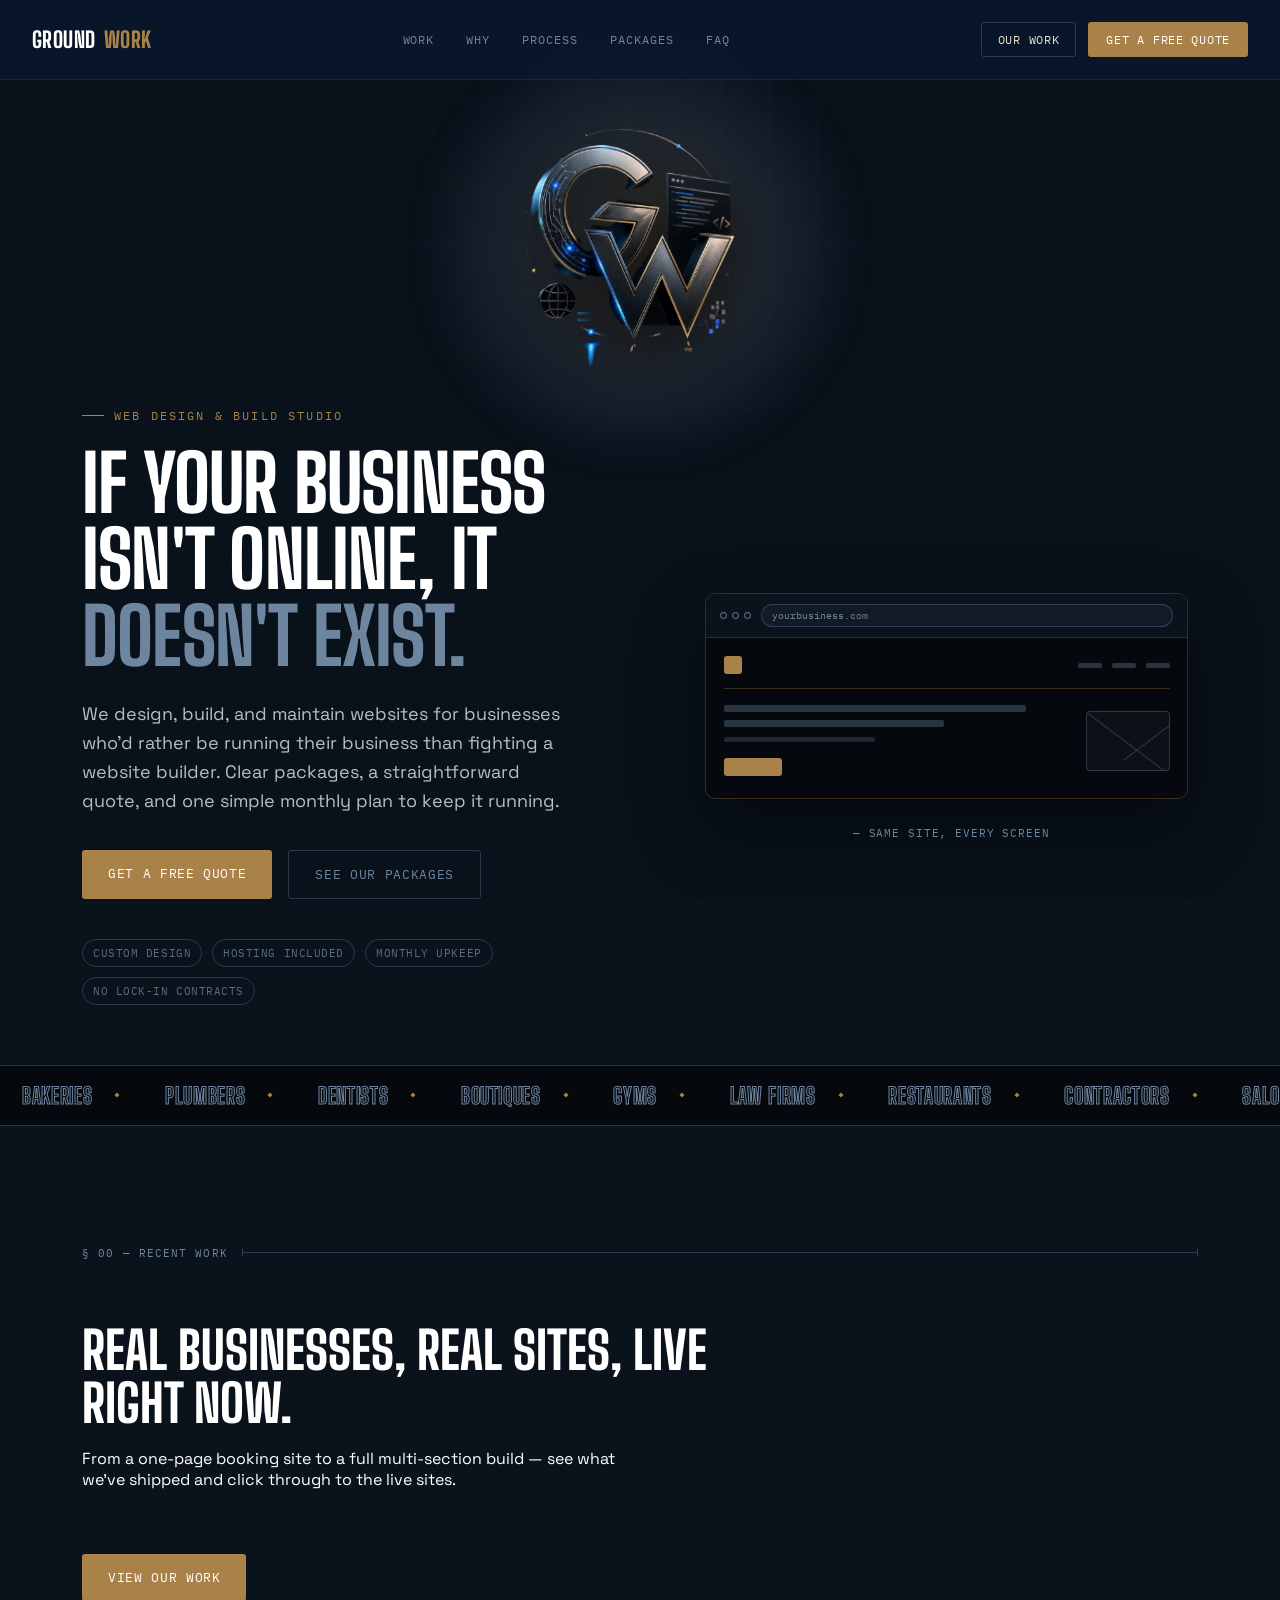
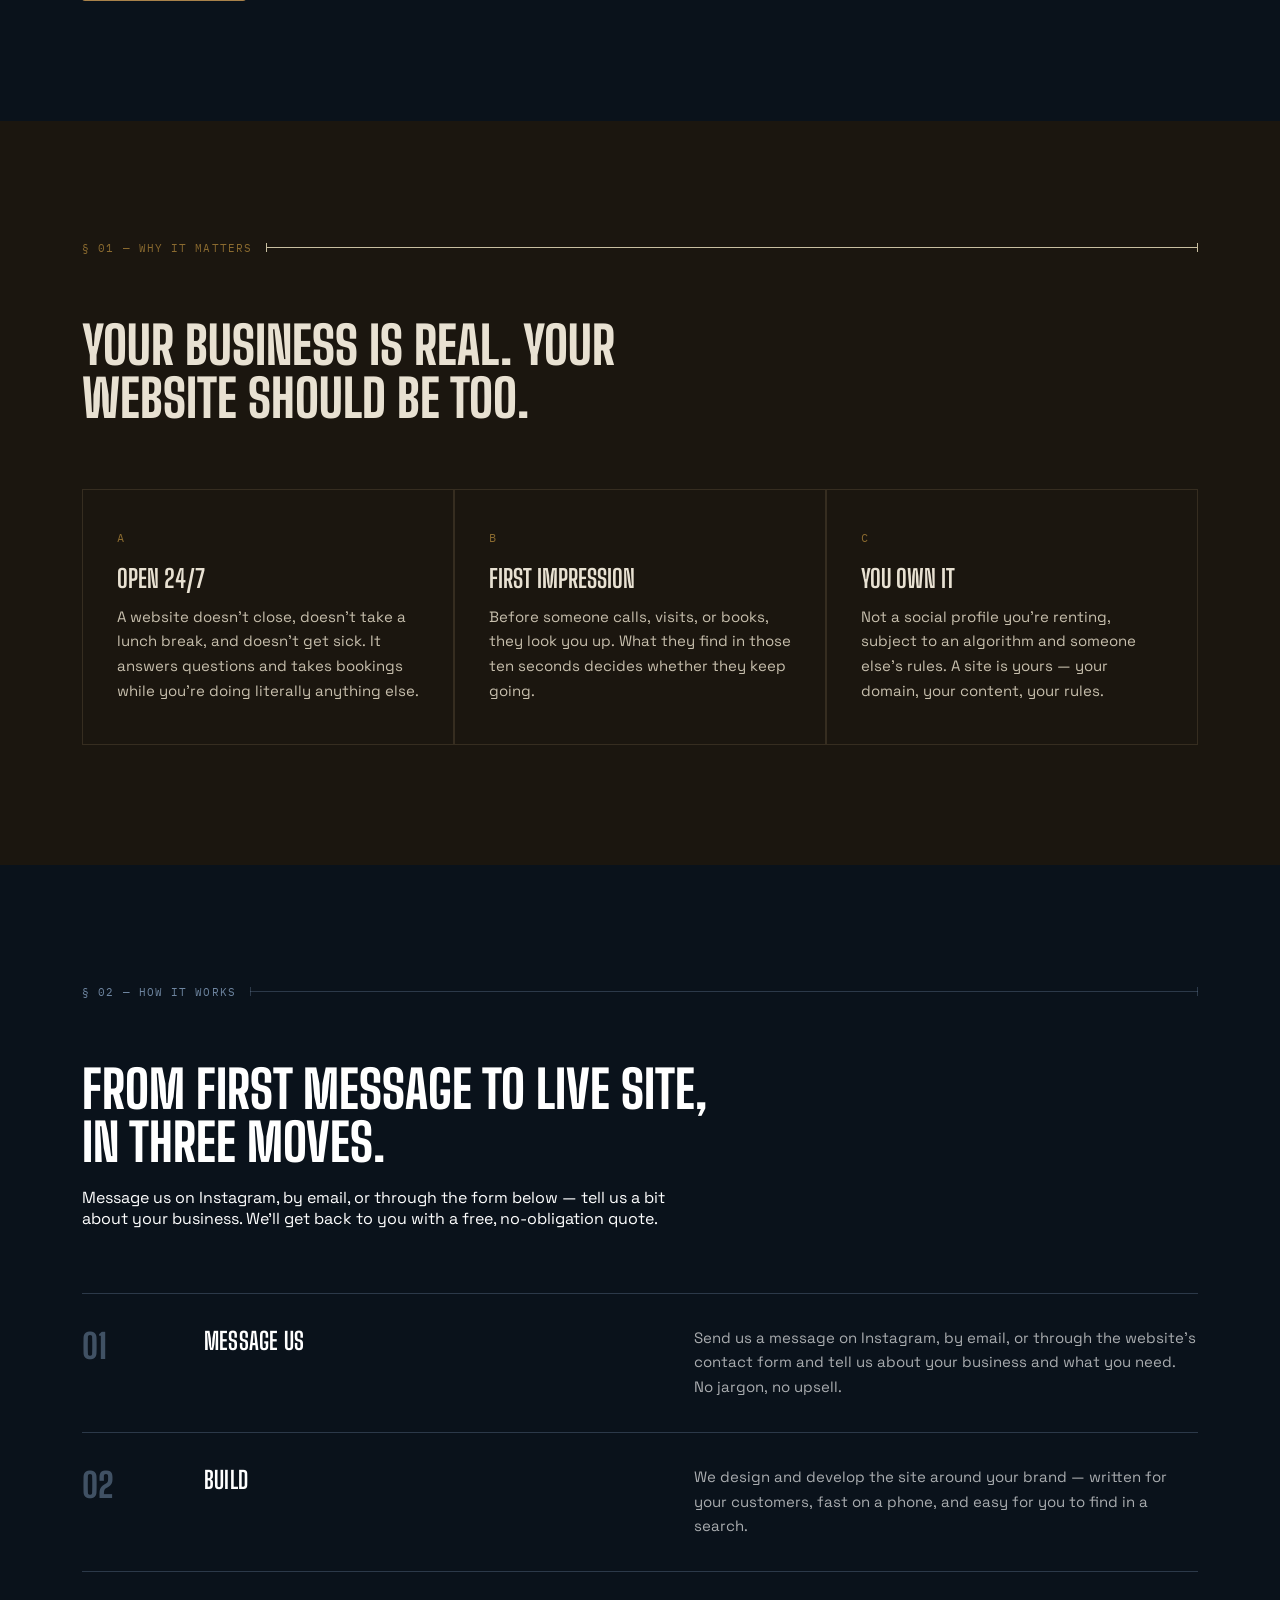
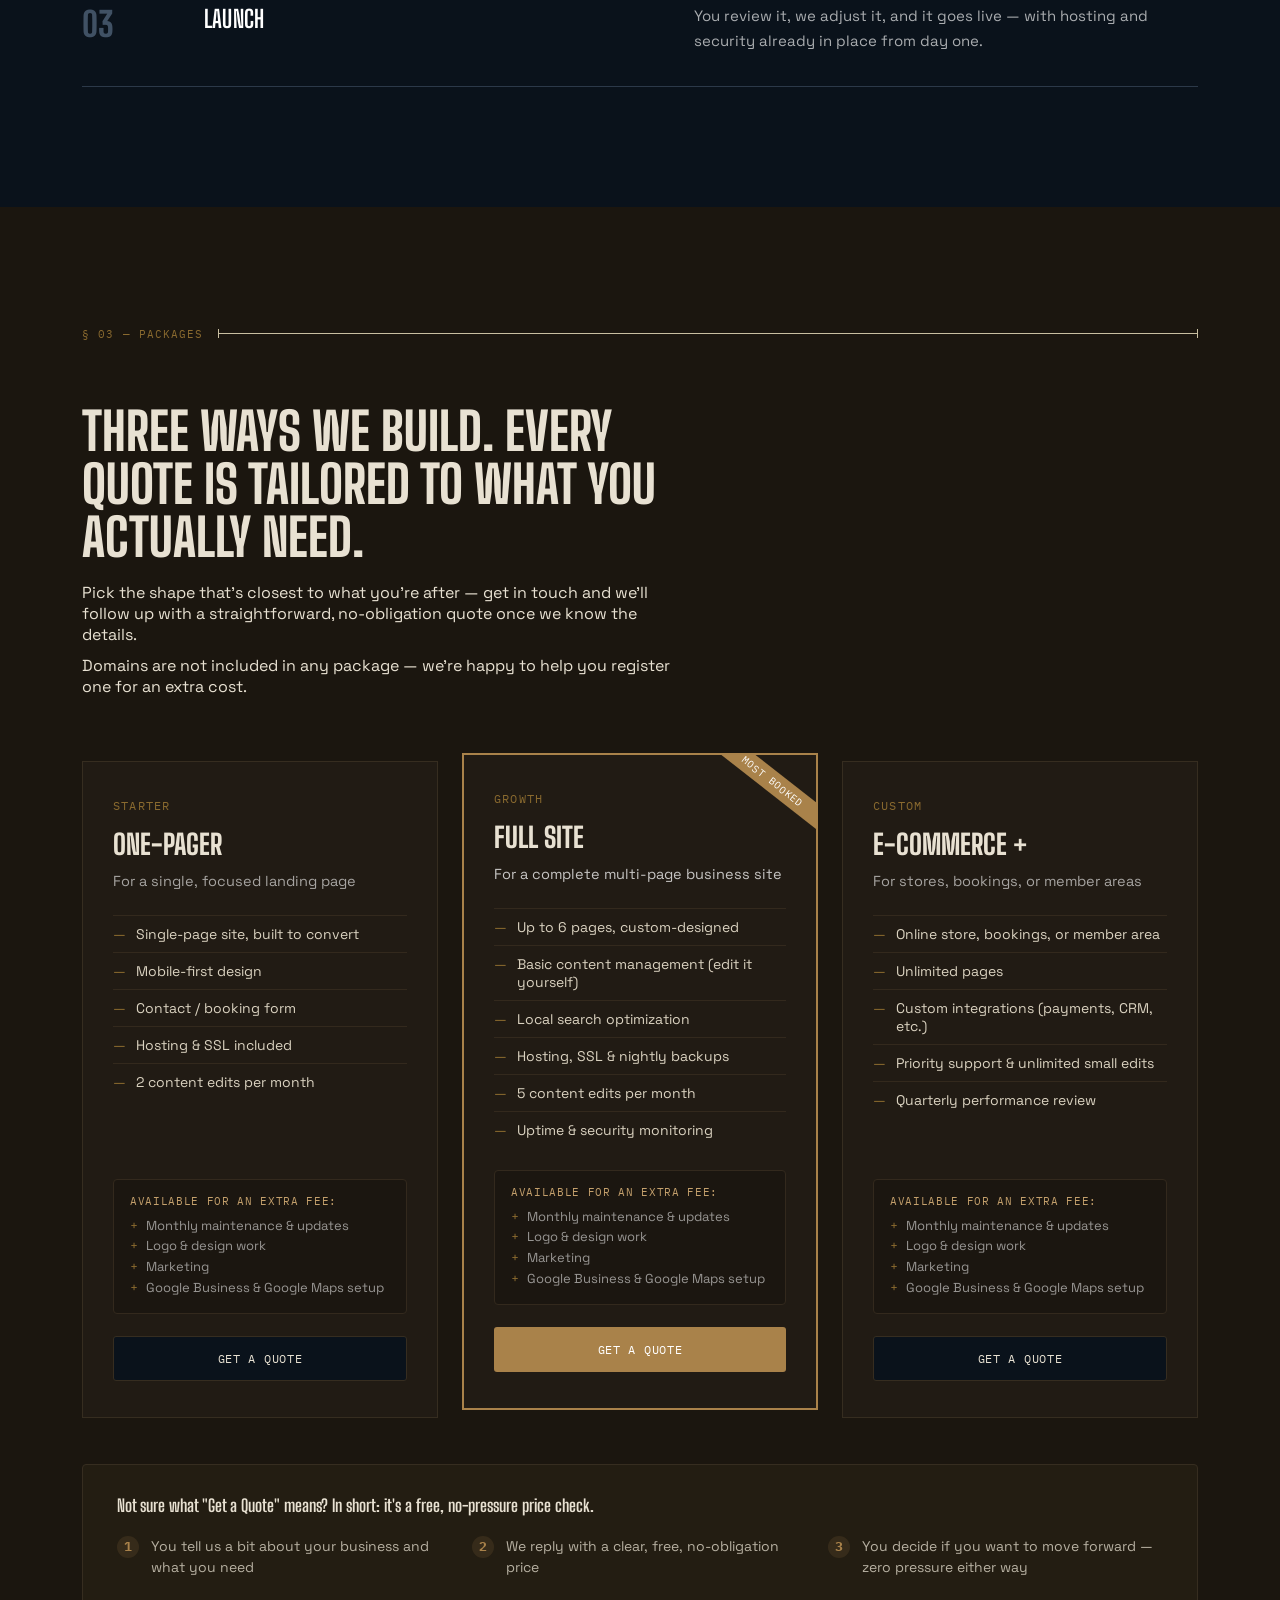
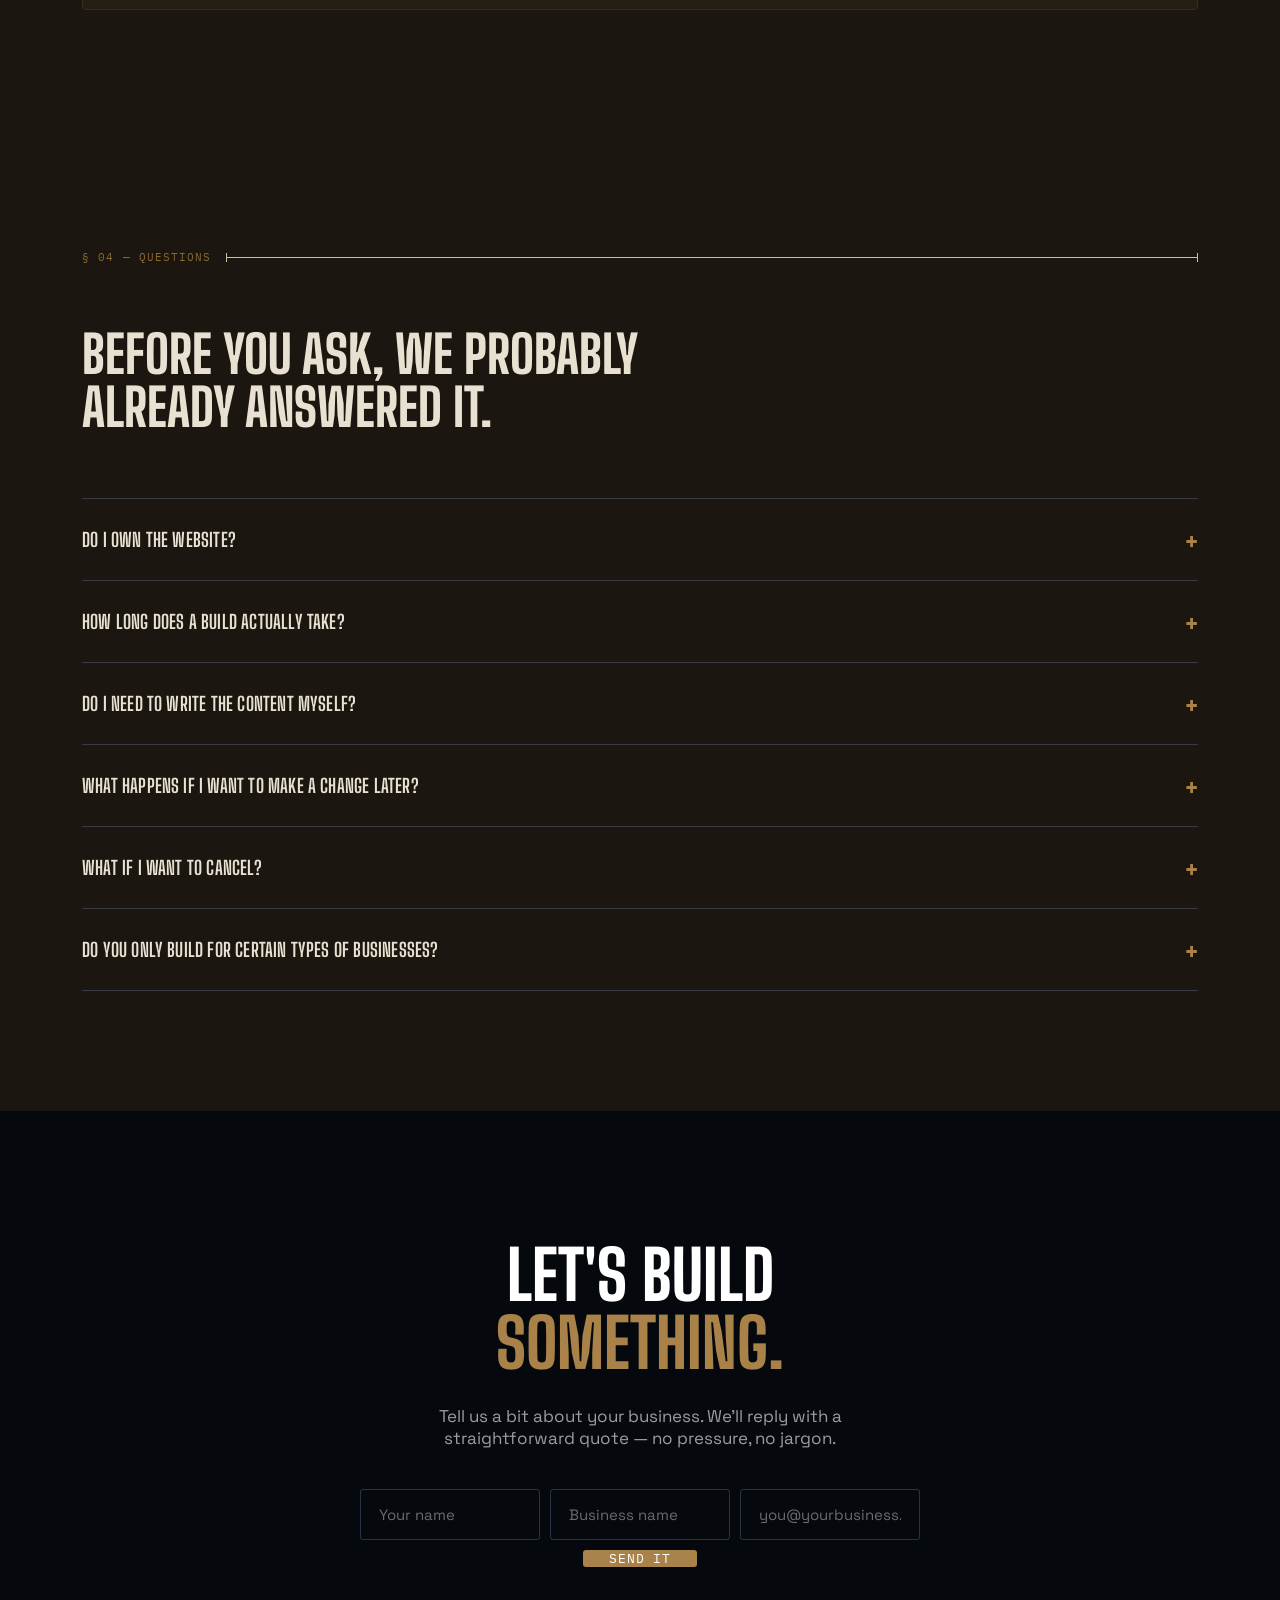
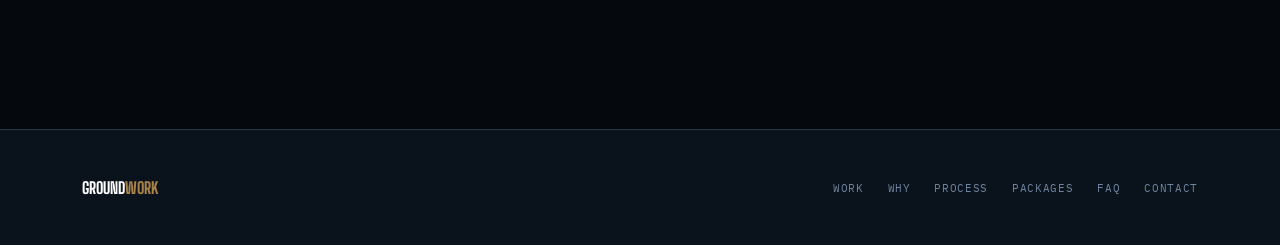
<file: index_12.html>
<!DOCTYPE html>
<html lang="en">
<head>
<meta charset="UTF-8">
<meta name="viewport" content="width=device-width, initial-scale=1.0">
<title>Groundwork — Websites, Built Properly</title>
<meta name="description" content="Groundwork designs, builds, and maintains websites for small businesses — clear packages, a straightforward quote, hosting and upkeep included.">
<meta name="theme-color" content="#0A121B">
<meta property="og:type" content="website">
<meta property="og:title" content="Groundwork — Websites, Built Properly">
<meta property="og:description" content="We design, build, and maintain websites for businesses who'd rather be running their business than fighting a website builder.">
<meta name="twitter:card" content="summary">
<meta name="twitter:title" content="Groundwork — Websites, Built Properly">
<meta name="twitter:description" content="Custom-built, fully maintained websites for small businesses. Clear packages, simple monthly upkeep, a quote tailored to your project.">
<link rel="icon" href="data:image/svg+xml,%3Csvg xmlns='http://www.w3.org/2000/svg' viewBox='0 0 100 100'%3E%3Crect width='100' height='100' fill='%230A121B'/%3E%3Crect x='20' y='20' width='60' height='60' fill='none' stroke='%23A9824A' stroke-width='6'/%3E%3C/svg%3E">
<link rel="preconnect" href="https://fonts.googleapis.com">
<link rel="preconnect" href="https://fonts.gstatic.com" crossorigin>
<link href="https://fonts.googleapis.com/css2?family=Big+Shoulders+Display:wght@600;700;800;900&family=Space+Grotesk:wght@400;500;600;700&family=IBM+Plex+Mono:wght@400;500;600&display=swap" rel="stylesheet">
<style>
:root{
    --navy: #0A121B;
    --navy-deep: #05090E;
    --blue-line: #6E85A0;
    --blue-line-dim: rgba(110,133,160,0.35);
    --signal: #A9824A;
    --signal-bright: #C4A06C;
    --paper: #1B160F;
    --paper-line: #362D20;
    --ink: #E8E1D2;
    --white: #FFFFFF;
    --display: 'Big Shoulders Display', sans-serif;
    --body: 'Space Grotesk', sans-serif;
    --mono: 'IBM Plex Mono', monospace;
  }

  *{margin:0;padding:0;box-sizing:border-box;}

  html{scroll-behavior:smooth;}

  body{
    font-family: var(--body);
    background: var(--navy);
    color: var(--white);
    overflow-x:hidden;
  }

  ::selection{background:var(--signal); color:var(--white);}

  a{color:inherit; text-decoration:none;}

  .wrap{
    max-width: 1180px;
    margin: 0 auto;
    padding: 0 32px;
  }

  /* ---------- blueprint grid background ---------- */
  .blueprint-bg{
    position: fixed;
    inset: 0;
    z-index: 0;
    pointer-events:none;
    background-image:
      linear-gradient(var(--blue-line-dim) 1px, transparent 1px),
      linear-gradient(90deg, var(--blue-line-dim) 1px, transparent 1px);
    background-size: 48px 48px;
    opacity: 0.12;
  }
  .blueprint-bg::after{
    content:"";
    position:absolute; inset:0;
    background: radial-gradient(ellipse 80% 60% at 50% 0%, rgba(15,35,64,0), var(--navy) 85%);
  }

  section, header, footer{ position:relative; z-index:1; }

  /* ---------- nav ---------- */
  .nav{
    position: fixed;
    top:0; left:0; right:0;
    z-index: 50;
    display:flex;
    align-items:center;
    justify-content:space-between;
    padding: 22px 32px;
    background: rgba(10,24,48,0.72);
    backdrop-filter: blur(10px);
    border-bottom: 1px solid rgba(110,133,160,0.15);
  }
  .nav-logo{
    font-family: var(--display);
    font-weight: 800;
    font-size: 22px;
    letter-spacing: 0.02em;
    display:flex;
    align-items:center;
    gap:8px;
  }
  .nav-logo span{color:var(--signal);}
  .nav-links{
    display:flex;
    gap: 32px;
    font-family: var(--mono);
    font-size: 12px;
    letter-spacing: 0.08em;
    text-transform: uppercase;
    color: var(--blue-line);
  }
  .nav-links a{ transition: color .2s ease; }
  .nav-links a:hover{ color: var(--white); }
  .nav-cta{
    font-family: var(--mono);
    font-size: 12px;
    letter-spacing: 0.06em;
    text-transform: uppercase;
    background: var(--signal);
    color: var(--white);
    padding: 10px 18px;
    border-radius: 3px;
    transition: transform .2s ease, background .2s ease;
    white-space:nowrap;
  }
  .nav-cta:hover{ background: var(--signal-bright); transform: translateY(-1px); }
  .nav-ctas{
    display:flex;
    align-items:center;
    gap: 12px;
  }
  .nav-cta-ghost{
    font-family: var(--mono);
    font-size: 12px;
    letter-spacing: 0.06em;
    text-transform: uppercase;
    background: transparent;
    color: var(--ink);
    border: 1px solid var(--blue-line-dim);
    padding: 9px 16px;
    border-radius: 3px;
    transition: border-color .2s ease, color .2s ease;
    white-space:nowrap;
  }
  .nav-cta-ghost:hover{ border-color: var(--signal); color: var(--signal-bright); }
  @media (max-width: 860px){ .nav-links{display:none;} }

  /* ---------- interactive 3D logo mark ---------- */
  .logo3d-wrap{
    display:flex;
    justify-content:center;
    margin: 8px 0 30px;
  }
  .logo3d-stage{
    position:relative;
    width: 200px;
    height: 200px;
    perspective: 900px;
    touch-action: none;
    cursor: grab;
  }
  .logo3d-stage:active{ cursor: grabbing; }
  @media (min-width: 700px){
    .logo3d-stage{ width: 260px; height: 260px; }
  }
  .logo3d-glow{
    position:absolute;
    inset: -35%;
    background: radial-gradient(circle, rgba(169,130,74,0.30), rgba(110,133,160,0.16) 45%, transparent 72%);
    filter: blur(20px);
    pointer-events:none;
    z-index:0;
  }
  .logo3d-obj{
    position:relative;
    width:100%;
    height:100%;
    transform-style: preserve-3d;
    will-change: transform;
    z-index:1;
  }
  .logo3d-obj img,
  .logo3d-obj svg{
    width:100%;
    height:100%;
    object-fit: contain;
    filter: drop-shadow(0 20px 30px rgba(0,0,0,0.55));
    user-select:none;
    -webkit-user-drag:none;
    pointer-events:none;
    display:block;
  }

  /* ---------- hero ---------- */
  .hero{
    min-height: 100vh;
    display:flex;
    flex-direction:column;
    justify-content:center;
    padding-top: 110px;
    padding-bottom: 60px;
  }
  .hero-grid{
    display:grid;
    grid-template-columns: 1.05fr 0.95fr;
    gap: 56px;
    align-items:center;
  }
  @media (max-width: 940px){ .hero-grid{ grid-template-columns: 1fr; } }

  .eyebrow{
    font-family: var(--mono);
    font-size: 12px;
    letter-spacing: 0.18em;
    text-transform: uppercase;
    color: var(--signal);
    display:flex;
    align-items:center;
    gap: 10px;
    margin-bottom: 22px;
  }
  .eyebrow::before{
    content:"";
    width: 22px; height: 1px;
    background: var(--signal);
  }

  .hero h1{
    font-family: var(--display);
    font-weight: 800;
    font-size: clamp(42px, 6.2vw, 78px);
    line-height: 0.98;
    letter-spacing: -0.01em;
    text-transform: uppercase;
    margin-bottom: 26px;
  }
  .hero h1 em{
    font-style:normal;
    color: var(--blue-line);
  }

  .hero p.lede{
    font-size: 18px;
    line-height: 1.6;
    color: rgba(255,255,255,0.72);
    max-width: 480px;
    margin-bottom: 34px;
  }

  .hero-ctas{ display:flex; gap:16px; flex-wrap:wrap; margin-bottom: 40px;}
  .btn-primary{
    font-family: var(--mono);
    font-size: 13px;
    letter-spacing: 0.05em;
    text-transform: uppercase;
    background: var(--signal);
    color: var(--white);
    padding: 15px 26px;
    border-radius: 3px;
    transition: transform .2s ease, background .2s ease;
  }
  .btn-primary:hover{ background: var(--signal-bright); transform: translateY(-2px); }
  .btn-ghost{
    font-family: var(--mono);
    font-size: 13px;
    letter-spacing: 0.05em;
    text-transform: uppercase;
    border: 1px solid var(--blue-line-dim);
    color: var(--blue-line);
    padding: 15px 26px;
    border-radius: 3px;
    transition: border-color .2s ease, color .2s ease;
  }
  .btn-ghost:hover{ border-color: var(--blue-line); color:var(--white); }

  .hero-tags{
    display:flex; gap:10px; flex-wrap:wrap;
    font-family: var(--mono); font-size:11px; letter-spacing:.05em;
    color: rgba(110,133,160,0.8);
  }
  .hero-tags span{
    border:1px solid var(--blue-line-dim);
    padding:6px 10px;
    border-radius: 100px;
    text-transform:uppercase;
  }

  /* ---------- hero: live responsive-preview mockup ---------- */
  .rd-shell{
    display:flex;
    flex-direction:column;
    align-items:center;
    padding: 30px 10px 10px;
  }
  .rd-frame{
    width: 100%;
    max-width: 560px;
    margin: 0 auto;
    background: var(--navy-deep);
    border: 1px solid var(--paper-line);
    border-radius: 10px;
    overflow: hidden;
    box-shadow: 0 30px 70px rgba(0,0,0,0.45);
    animation: rd-resize 9s cubic-bezier(.65,0,.35,1) infinite;
  }
  @keyframes rd-resize{
    0%, 24%   { width: 100%; }
    36%, 58%  { width: 64%; }
    70%, 92%  { width: 34%; }
    100%      { width: 100%; }
  }
  .rd-chrome{
    display:flex;
    align-items:center;
    gap: 10px;
    padding: 10px 14px;
    background: var(--navy);
    border-bottom: 1px solid var(--paper-line);
  }
  .rd-dots{ display:flex; gap:5px; flex-shrink:0; }
  .rd-dots span{ width:7px; height:7px; border-radius:50%; border:1.2px solid var(--blue-line); }
  .rd-url{
    flex:1;
    font-family: var(--mono);
    font-size: 10px;
    color: var(--blue-line);
    background: rgba(110,133,160,0.08);
    border: 1px solid var(--blue-line-dim);
    border-radius: 100px;
    padding: 4px 10px;
    overflow:hidden;
    white-space:nowrap;
    text-overflow:ellipsis;
  }
  .rd-body{
    container-type: inline-size;
    container-name: rd;
    padding: 18px 18px 22px;
  }
  .rd-nav{
    display:flex;
    align-items:center;
    justify-content:space-between;
    padding-bottom: 14px;
    margin-bottom: 16px;
    border-bottom: 1px solid var(--paper-line);
  }
  .rd-logo{ width:18px; height:18px; border-radius:3px; background: var(--signal); flex-shrink:0; }
  .rd-links{ display:flex; gap:10px; }
  .rd-links span{ width:24px; height:5px; border-radius:2px; background: var(--blue-line-dim); }
  .rd-burger{ display:none; flex-direction:column; gap:3px; }
  .rd-burger span{ width:16px; height:2px; background: var(--blue-line); border-radius:1px; }
  .rd-hero-row{ display:flex; gap:18px; align-items:center; }
  .rd-hero-text{ flex:1; display:flex; flex-direction:column; gap:8px; }
  .rd-line{ height:7px; border-radius:2px; background: var(--blue-line-dim); }
  .rd-line.w1{ width:88%; }
  .rd-line.w2{ width:64%; }
  .rd-line.w3{ width:44%; height:5px; opacity:0.7; margin-top:2px; }
  .rd-btn{ width:58px; height:18px; border-radius:3px; background: var(--signal); margin-top:8px; }
  .rd-hero-img{
    width: 84px; height: 60px; flex-shrink:0;
    border-radius: 4px;
    background: rgba(110,133,160,0.07);
    border: 1px solid var(--blue-line-dim);
    position:relative;
    overflow:hidden;
  }
  .rd-hero-img::before, .rd-hero-img::after{
    content:""; position:absolute; top:0; left:0; width:100%; height:1px;
    background: var(--blue-line-dim); transform-origin: 0 0;
  }
  .rd-hero-img::before{ transform: rotate(37deg); width:130%; }
  .rd-hero-img::after{ transform: rotate(-37deg) translateY(60px); width:130%; }

  @container rd (max-width: 200px){
    .rd-links{ display:none; }
    .rd-burger{ display:flex; }
    .rd-hero-row{ flex-direction:column; align-items:stretch; }
    .rd-hero-img{ width:100%; height:46px; order:-1; margin-bottom:4px; }
  }

  .rd-caption{
    margin-top: 22px;
    display:flex;
    align-items:baseline;
    gap: 10px;
    font-family: var(--mono);
    text-transform: uppercase;
  }
  .rd-caption-label{ position:relative; font-size:12px; letter-spacing:0.1em; color: var(--white); height:16px; }
  .rd-caption-label span{ position:absolute; left:0; top:0; white-space:nowrap; opacity:0; }
  .rd-caption-label .lbl-desktop{ animation: rd-lbl-desktop 9s infinite; }
  .rd-caption-label .lbl-tablet{ animation: rd-lbl-tablet 9s infinite; }
  .rd-caption-label .lbl-mobile{ animation: rd-lbl-mobile 9s infinite; }
  @keyframes rd-lbl-desktop{ 0%,20% {opacity:1;} 26%,100% {opacity:0;} }
  @keyframes rd-lbl-tablet{ 0%,30% {opacity:0;} 38%,54% {opacity:1;} 62%,100% {opacity:0;} }
  @keyframes rd-lbl-mobile{ 0%,64% {opacity:0;} 72%,88% {opacity:1;} 96%,100% {opacity:0;} }
  .rd-caption-dim{ font-size:11px; letter-spacing:0.08em; color: var(--blue-line); }

  /* ---------- marquee ---------- */
  .marquee-strip{
    border-top: 1px solid var(--blue-line-dim);
    border-bottom: 1px solid var(--blue-line-dim);
    padding: 16px 0;
    background: var(--navy-deep);
    overflow:hidden;
    white-space:nowrap;
  }
  .marquee-track{
    display:inline-flex;
    animation: scrollleft 32s linear infinite;
  }
  .marquee-strip:hover .marquee-track{ animation-play-state: paused; }
  .marquee-track span{
    font-family: var(--display);
    font-weight: 700;
    font-size: 22px;
    text-transform: uppercase;
    letter-spacing: 0.03em;
    color: transparent;
    -webkit-text-stroke: 1px var(--blue-line);
    padding: 0 22px;
    display:inline-flex;
    align-items:center;
    gap: 22px;
  }
  .marquee-track span::after{
    content:"◆";
    font-size:10px;
    color: var(--signal);
    -webkit-text-stroke: 0;
  }
  @keyframes scrollleft{ from{ transform:translateX(0);} to{ transform:translateX(-50%);} }

  /* ---------- section basics ---------- */
  .section{ padding: 120px 0; }
  .section-paper{ background: var(--paper); color: var(--ink); }

  .section-head{ max-width: 640px; margin-bottom: 64px; }
  .section-head .eyebrow{ color: var(--signal); }
  .section-paper .eyebrow{ color:#8A6A2F; }
  .section-paper .eyebrow::before{ background:#8A6A2F; }
  .section-head h2{
    font-family: var(--display);
    font-weight: 800;
    font-size: clamp(32px, 4.4vw, 52px);
    text-transform: uppercase;
    line-height: 1.02;
  }

  /* dimension divider */
  .dim-divider{
    display:flex; align-items:center; gap:14px;
    margin: 0 0 64px 0;
    font-family: var(--mono);
    font-size: 11px;
    letter-spacing: 0.1em;
    text-transform:uppercase;
    color: var(--blue-line);
  }
  .section-paper .dim-divider{ color:#8A6A2F; }
  .dim-divider .dim-line{
    flex:1;
    height:1px;
    background: var(--blue-line-dim);
    position:relative;
    transform: scaleX(0);
    transform-origin: left;
    transition: transform 1s cubic-bezier(.4,0,.2,1);
  }
  .section-paper .dim-divider .dim-line{ background:#c9bfa1; }
  .dim-divider.in-view .dim-line{ transform: scaleX(1); }
  .dim-divider .dim-line::before, .dim-divider .dim-line::after{
    content:""; position:absolute; top:-4px; width:1px; height:9px; background:inherit;
  }
  .dim-divider .dim-line::before{ left:0; }
  .dim-divider .dim-line::after{ right:0; }

  /* reveal-on-scroll */
  .reveal{
    opacity:0;
    transform: translateY(28px);
    transition: opacity .7s cubic-bezier(.4,0,.2,1), transform .7s cubic-bezier(.4,0,.2,1);
  }
  .reveal.in-view{ opacity:1; transform:none; }
  .reveal-delay-1{ transition-delay: .08s; }
  .reveal-delay-2{ transition-delay: .16s; }
  .reveal-delay-3{ transition-delay: .24s; }
  .reveal-delay-4{ transition-delay: .32s; }

  /* ---------- work / live embed ---------- */
  .work-layout{
    display:grid;
    grid-template-columns: 1fr 1.3fr;
    gap: 56px;
    align-items:start;
  }
  @media (max-width: 900px){ .work-layout{ grid-template-columns: 1fr; } }

  .work-copy .client-tag{
    font-family: var(--mono);
    font-size: 12px;
    letter-spacing: 0.08em;
    text-transform: uppercase;
    color: var(--signal);
    margin-bottom: 14px;
  }
  .work-copy h3{
    font-family: var(--display);
    font-weight: 800;
    font-size: 34px;
    text-transform: uppercase;
    margin-bottom: 18px;
    line-height:1.02;
  }
  .work-copy p{
    color: rgba(255,255,255,0.65);
    font-size: 15.5px;
    line-height: 1.7;
    margin-bottom: 22px;
    max-width: 420px;
  }
  .work-stats{
    display:flex;
    gap: 28px;
    margin-bottom: 28px;
    flex-wrap:wrap;
  }
  .work-stats div{
    font-family: var(--mono);
    font-size: 11px;
    letter-spacing:0.06em;
    text-transform:uppercase;
    color: var(--blue-line);
  }
  .work-stats div b{
    display:block;
    font-family: var(--display);
    font-size: 22px;
    color: var(--white);
    text-transform:none;
    letter-spacing:0;
  }

  .browser-frame{
    background: var(--navy-deep);
    border: 1px solid var(--blue-line-dim);
    border-radius: 10px;
    overflow: hidden;
    box-shadow: 0 30px 70px rgba(0,0,0,0.45);
  }
  .browser-chrome{
    display:flex;
    align-items:center;
    gap: 14px;
    padding: 12px 16px;
    background: var(--navy);
    border-bottom: 1px solid var(--blue-line-dim);
  }
  .browser-dots{ display:flex; gap:7px; }
  .browser-dots span{
    width:10px; height:10px; border-radius:50%;
    border: 1.4px solid var(--blue-line);
  }
  .browser-url{
    flex:1;
    font-family: var(--mono);
    font-size: 11.5px;
    color: var(--blue-line);
    background: rgba(110,133,160,0.08);
    border: 1px solid var(--blue-line-dim);
    border-radius: 100px;
    padding: 6px 14px;
    overflow:hidden;
    text-overflow:ellipsis;
    white-space:nowrap;
  }
  .browser-open{
    font-family: var(--mono);
    font-size: 10.5px;
    letter-spacing:0.05em;
    text-transform:uppercase;
    color: var(--signal);
    white-space:nowrap;
  }
  .browser-open:hover{ color: var(--signal-bright); }
  .browser-body{
    position:relative;
    width:100%;
    aspect-ratio: 16 / 10;
    background: var(--navy-deep);
  }
  .browser-body iframe{
    position:absolute; inset:0;
    width:100%; height:100%;
    border:0;
  }
  .frame-fallback{
    display:none;
    position:absolute; inset:0;
    flex-direction:column;
    align-items:center;
    justify-content:center;
    gap: 18px;
    text-align:center;
    padding: 30px;
    background: var(--navy);
  }
  .frame-fallback.show{ display:flex; }
  .frame-fallback p{
    font-family: var(--mono);
    font-size: 13px;
    color: var(--blue-line);
    max-width: 260px;
    line-height:1.6;
  }

  /* ---------- why grid ---------- */
  .why-grid{
    display:grid;
    grid-template-columns: repeat(3, 1fr);
    gap: 2px;
    background: var(--paper-line);
    border: 1px solid var(--paper-line);
  }
  @media (max-width: 800px){ .why-grid{ grid-template-columns: 1fr; } }
  .why-card{
    background: var(--paper);
    padding: 40px 34px;
  }
  .why-card .num{
    font-family: var(--mono);
    font-size: 12px;
    color:#8A6A2F;
    margin-bottom: 18px;
    letter-spacing: 0.08em;
  }
  .why-card h3{
    font-family: var(--display);
    font-size: 25px;
    font-weight: 700;
    text-transform: uppercase;
    margin-bottom: 12px;
  }
  .why-card p{
    font-size: 15px;
    line-height: 1.65;
    color: #C7BFAD;
  }

  /* ---------- diy comparison ---------- */
  .diy-table{
    display:grid;
    grid-template-columns: 1fr 1fr;
    gap: 2px;
    background: var(--blue-line-dim);
    border: 1px solid var(--blue-line-dim);
  }
  @media (max-width: 760px){ .diy-table{ grid-template-columns: 1fr; } }
  .diy-col{
    background: var(--navy);
    padding: 34px 30px;
  }
  .diy-col.diy-them{ opacity:0.75; }
  .diy-col.diy-us{ background: rgba(169,130,74,0.06); }
  .diy-col h3{
    font-family: var(--display);
    font-weight: 800;
    font-size: 20px;
    text-transform: uppercase;
    margin-bottom: 20px;
    letter-spacing:0.02em;
  }
  .diy-col.diy-us h3{ color: var(--signal-bright); }
  .diy-col ul{ list-style:none; }
  .diy-col li{
    font-size: 14.5px;
    line-height:1.6;
    padding: 10px 0;
    border-top: 1px solid var(--blue-line-dim);
    color: rgba(255,255,255,0.7);
    display:flex; gap:10px;
  }
  .diy-col li:first-of-type{ border-top:none; }
  .diy-col.diy-them li::before{ content:"—"; color: var(--blue-line); }
  .diy-col.diy-us li::before{ content:"✓"; color: var(--signal); font-weight:700; }

  /* ---------- testimonials ---------- */
  .testi-grid{
    display:grid;
    grid-template-columns: repeat(2, 1fr);
    gap: 24px;
  }
  @media (max-width: 800px){ .testi-grid{ grid-template-columns: 1fr; } }
  .testi-card{
    background: #211B14;
    border: 1px solid var(--paper-line);
    padding: 34px 30px;
  }
  .testi-quote{
    font-family: var(--body);
    font-size: 16.5px;
    line-height: 1.65;
    color: var(--ink);
    margin-bottom: 22px;
  }
  .testi-quote::before{ content:"“"; color: var(--signal); }
  .testi-quote::after{ content:"”"; color: var(--signal); }
  .testi-who{
    font-family: var(--mono);
    font-size: 12px;
    letter-spacing: 0.06em;
    text-transform: uppercase;
    color: #8A6A2F;
  }
  .testi-who b{ display:block; color: var(--ink); font-family: var(--body); font-size:14px; text-transform:none; letter-spacing:0; margin-bottom:2px; }

  /* ---------- faq ---------- */
  .faq-list{ display:flex; flex-direction:column; }
  .faq-item{
    border-top: 1px solid var(--blue-line-dim);
    padding: 6px 0;
  }
  .faq-item:last-child{ border-bottom: 1px solid var(--blue-line-dim); }
  .faq-item summary{
    list-style:none;
    cursor:pointer;
    display:flex;
    align-items:center;
    justify-content:space-between;
    gap: 20px;
    padding: 20px 0;
    font-family: var(--display);
    font-weight: 700;
    font-size: 19px;
    text-transform: uppercase;
    letter-spacing:0.01em;
  }
  .faq-item summary::-webkit-details-marker{ display:none; }
  .faq-item summary::after{
    content:"+";
    font-family: var(--mono);
    font-size: 22px;
    color: var(--signal);
    flex-shrink:0;
    transition: transform .25s ease;
  }
  .faq-item[open] summary::after{ transform: rotate(45deg); }
  .faq-item .faq-a{
    font-size: 15px;
    line-height:1.7;
    color: rgba(255,255,255,0.65);
    max-width: 640px;
    padding-bottom: 26px;
  }

  /* ---------- process ---------- */
  .process-list{ display:flex; flex-direction:column; }
  .process-item{
    display:grid;
    grid-template-columns: 90px 1fr 1.1fr;
    gap: 32px;
    padding: 32px 0;
    border-top: 1px solid var(--blue-line-dim);
    align-items:start;
  }
  .process-item:last-child{ border-bottom: 1px solid var(--blue-line-dim); }
  @media (max-width: 760px){ .process-item{ grid-template-columns: 50px 1fr; } .process-item .process-note{ grid-column: 2 / 3; } }
  .process-item .step-num{
    font-family: var(--display);
    font-weight: 800;
    font-size: 34px;
    color: var(--blue-line);
    opacity:0.55;
  }
  .process-item h3{
    font-family: var(--display);
    font-weight: 700;
    font-size: 24px;
    text-transform: uppercase;
    letter-spacing:0.01em;
  }
  .process-item .process-note{
    font-size: 15px;
    line-height:1.65;
    color: rgba(255,255,255,0.65);
  }

  /* ---------- pricing ---------- */
  .pricing-grid{
    display:grid;
    grid-template-columns: repeat(3, 1fr);
    gap: 24px;
  }
  @media (max-width: 940px){ .pricing-grid{ grid-template-columns: 1fr; } }
  .price-card{
    background: #211B14;
    border: 1px solid var(--paper-line);
    padding: 36px 30px;
    display:flex;
    flex-direction:column;
    position:relative;
    overflow:hidden;
  }
  .price-card.featured{
    border: 2px solid var(--signal);
    transform: translateY(-8px);
  }
  .price-card.featured::before{
    content:"MOST BOOKED";
    position:absolute; top:16px; right:-34px;
    background: var(--signal);
    color:var(--white);
    font-family: var(--mono);
    font-size: 10px;
    letter-spacing:0.08em;
    padding: 4px 40px;
    transform: rotate(38deg);
  }
  .price-plan{
    font-family: var(--mono);
    font-size: 12px;
    letter-spacing: 0.1em;
    text-transform: uppercase;
    color: #8A6A2F;
    margin-bottom: 14px;
  }
  .price-name{
    font-family: var(--display);
    font-weight: 800;
    font-size: 28px;
    text-transform: uppercase;
    margin-bottom: 10px;
  }
  .price-start{
    font-family: var(--mono);
    font-size: 15px;
    font-weight: 600;
    color: var(--signal);
    margin-bottom: 10px;
  }
  .price-card.featured .price-start{ color: var(--signal-bright); }
  .price-sub{
    font-size: 14.5px;
    color: rgba(255,255,255,0.6);
    margin-bottom: 22px;
    line-height: 1.5;
  }
  .price-card.featured .price-sub{ color: rgba(255,255,255,0.75); }
  .price-features{
    list-style:none;
    margin-bottom: 30px;
    flex:1;
  }
  .price-features li{
    font-size: 14px;
    padding: 9px 0;
    border-top: 1px solid #33291D;
    display:flex; gap:10px;
    color:#DAD2C0;
  }
  .price-features li::before{ content:"—"; color:#8A6A2F; }
  .price-extras{
    margin: -8px 0 22px;
    padding: 14px 16px;
    background: rgba(0,0,0,0.18);
    border: 1px solid #33291D;
    border-radius: 4px;
  }
  .price-extras span{
    display:block;
    font-family: var(--mono);
    font-size: 11px;
    letter-spacing: 0.06em;
    text-transform: uppercase;
    color: var(--signal-bright);
    margin-bottom: 8px;
  }
  .price-extras ul{
    list-style:none;
  }
  .price-extras li{
    font-size: 13px;
    line-height: 1.6;
    color: rgba(255,255,255,0.55);
    display:flex; gap:8px;
  }
  .price-extras li::before{ content:"+"; color:#8A6A2F; }
  .price-cta{
    font-family: var(--mono);
    font-size: 12px;
    letter-spacing: 0.06em;
    text-transform: uppercase;
    text-align:center;
    padding: 14px;
    border-radius: 3px;
    background: var(--navy);
    color: var(--ink);
    border: 1px solid var(--paper-line);
    transition: background .2s ease, border-color .2s ease;
  }
  .price-card.featured .price-cta{ background: var(--signal); color: var(--white); border-color: transparent; }
  .price-cta:hover{ background: var(--navy-deep); border-color: var(--signal); }
  .price-card.featured .price-cta:hover{ background: var(--signal-bright); }

  .maint-note{
    margin-top: 56px;
    display:grid;
    grid-template-columns: 1fr 1fr 1fr 1fr;
    gap: 24px;
    font-family: var(--mono);
    font-size: 12.5px;
    color: #C7BFAD;
    padding-top: 32px;
    border-top: 1px solid var(--paper-line);
  }
  @media (max-width: 760px){ .maint-note{ grid-template-columns: 1fr 1fr; } }
  .maint-note div span{ display:block; color:#8A6A2F; margin-bottom:6px; text-transform:uppercase; letter-spacing:.05em;}

  .quote-explainer{
    margin-top: 46px;
    padding: 30px 34px;
    background: rgba(169,130,74,0.06);
    border: 1px solid var(--paper-line);
    border-radius: 4px;
  }
  .qe-head{
    font-family: var(--display);
    font-weight: 700;
    font-size: 17px;
    color: var(--ink);
    margin-bottom: 20px;
  }
  .qe-steps{
    display: grid;
    grid-template-columns: repeat(3, 1fr);
    gap: 20px;
  }
  @media (max-width: 760px){ .qe-steps{ grid-template-columns: 1fr; } }
  .qe-step{
    font-size: 14px;
    line-height: 1.55;
    color: rgba(232,225,210,0.75);
    display: flex;
    gap: 12px;
  }
  .qe-num{
    font-family: var(--mono);
    font-size: 13px;
    font-weight: 700;
    color: var(--signal);
    background: rgba(169,130,74,0.15);
    width: 22px; height: 22px;
    border-radius: 50%;
    display: flex; align-items: center; justify-content: center;
    flex-shrink: 0;
  }

  /* ---------- cta band ---------- */
  .cta-band{
    background: var(--navy-deep);
    text-align:center;
    padding: 130px 0;
  }
  .cta-band h2{
    font-family: var(--display);
    font-weight: 800;
    font-size: clamp(36px, 6vw, 68px);
    text-transform: uppercase;
    line-height: 1;
    margin-bottom: 28px;
  }
  .cta-band h2 span{ color: var(--signal); }
  .cta-band p{
    color: rgba(255,255,255,0.6);
    font-size: 17px;
    max-width: 460px;
    margin: 0 auto 40px;
  }
  .cta-form{
    max-width: 560px;
    margin: 0 auto;
    display:flex;
    gap: 10px;
    flex-wrap:wrap;
    justify-content:center;
  }
  .cta-form input{
    flex:1;
    min-width: 160px;
    background: transparent;
    border: 1px solid var(--blue-line-dim);
    color: var(--white);
    padding: 15px 18px;
    font-family: var(--body);
    font-size: 15px;
    border-radius: 3px;
  }
  .cta-form input::placeholder{ color: rgba(255,255,255,0.4); }
  .cta-form input:focus{ outline: 2px solid var(--signal); outline-offset:2px; }
  .cta-form button{
    font-family: var(--mono);
    font-size: 13px;
    letter-spacing: 0.06em;
    text-transform: uppercase;
    background: var(--signal);
    color: var(--white);
    border:none;
    padding: 0 26px;
    border-radius: 3px;
    cursor:pointer;
    transition: background .2s ease;
  }
  .cta-form button:hover{ background: var(--signal-bright); }
  .cta-msg{
    font-family: var(--mono);
    font-size: 12px;
    color: var(--blue-line);
    margin-top: 16px;
    min-height: 16px;
  }

  /* ---------- footer ---------- */
  footer{
    padding: 48px 0;
    border-top: 1px solid var(--blue-line-dim);
    display:flex;
    justify-content:space-between;
    align-items:center;
    flex-wrap:wrap;
    gap: 16px;
  }
  footer .foot-logo{
    font-family: var(--display);
    font-weight:800;
    font-size:16px;
  }
  footer .foot-logo span{ color:var(--signal); }
  footer .foot-links{
    display:flex; gap:24px;
    font-family: var(--mono);
    font-size: 11px;
    letter-spacing:0.06em;
    text-transform:uppercase;
    color: var(--blue-line);
  }

  @media (prefers-reduced-motion: reduce){
    *{ animation-duration: 0.01ms !important; animation-iteration-count: 1 !important; transition-duration: 0.01ms !important; scroll-behavior:auto !important; }
    .marquee-track{ animation: none; }
  }

/* ---------- sub-page hero (work.html, and future inner pages) ---------- */
.page-hero{
  padding-top: 150px;
  padding-bottom: 70px;
}
.page-hero h1{
  font-family: var(--display);
  font-weight: 800;
  font-size: clamp(38px, 5.5vw, 64px);
  line-height: 1;
  text-transform: uppercase;
  margin-bottom: 22px;
}
.page-hero p.lede{
  font-size: 17px;
  line-height: 1.6;
  color: rgba(255,255,255,0.7);
  max-width: 560px;
}

/* ---------- work index (multiple case studies stacked) ---------- */
.work-entry{
  padding: 70px 0;
  border-top: 1px solid var(--blue-line-dim);
}
.work-entry:first-child{ border-top: none; padding-top: 0; }
.work-entry:last-child{ padding-bottom: 0; }

/* ---------- teaser CTA button row (used on homepage work teaser) ---------- */
.teaser-actions{ display:flex; gap:16px; flex-wrap:wrap; margin-top: 8px; }

</style>
</head>
<body>

<div class="blueprint-bg"></div>

<header class="nav">
  <a href="index.html" class="nav-logo">GROUND<span>WORK</span></a>
  <nav class="nav-links">
    <a href="work.html">Work</a>
    <a href="#why">Why</a>
    <a href="#process">Process</a>
    <a href="#pricing">Packages</a>
    <a href="#faq">FAQ</a>
  </nav>
  <div class="nav-ctas">
    <a href="work.html" class="nav-cta-ghost">Our Work</a>
    <a href="#contact" class="nav-cta">Get a Free Quote</a>
  </div>
</header>

<!-- ================= HERO ================= -->
<section class="hero">
  <div class="wrap">
    <div class="logo3d-wrap reveal">
      <div class="logo3d-stage" id="logo3dStage">
        <div class="logo3d-glow"></div>
        <div class="logo3d-obj" id="logo3dObj">
          <img src="[data-uri]" alt="Groundwork logo mark" draggable="false">
        </div>
      </div>
    </div>
  </div>
  <div class="wrap hero-grid">
    <div>
      <div class="eyebrow">Web design & build studio</div>
      <h1>If your business isn't online, it <em>doesn't exist.</em></h1>
      <p class="lede">We design, build, and maintain websites for businesses who'd rather be running their business than fighting a website builder. Clear packages, a straightforward quote, and one simple monthly plan to keep it running.</p>
      <div class="hero-ctas">
        <a href="#contact" class="btn-primary">Get a free quote</a>
        <a href="#pricing" class="btn-ghost">See our packages</a>
      </div>
      <div class="hero-tags">
        <span>Custom design</span>
        <span>Hosting included</span>
        <span>Monthly upkeep</span>
        <span>No lock-in contracts</span>
      </div>
    </div>

    <div>
      <div class="rd-shell">
        <div class="rd-frame">
          <div class="rd-chrome">
            <div class="rd-dots"><span></span><span></span><span></span></div>
            <div class="rd-url">yourbusiness.com</div>
          </div>
          <div class="rd-body">
            <div class="rd-nav">
              <div class="rd-logo"></div>
              <div class="rd-links"><span></span><span></span><span></span></div>
              <div class="rd-burger"><span></span><span></span><span></span></div>
            </div>
            <div class="rd-hero-row">
              <div class="rd-hero-text">
                <div class="rd-line w1"></div>
                <div class="rd-line w2"></div>
                <div class="rd-line w3"></div>
                <div class="rd-btn"></div>
              </div>
              <div class="rd-hero-img"></div>
            </div>
          </div>
        </div>
        <div class="rd-caption">
          <div class="rd-caption-label">
            <span class="lbl-desktop">Desktop</span>
            <span class="lbl-tablet">Tablet</span>
            <span class="lbl-mobile">Mobile</span>
          </div>
          <span class="rd-caption-dim">— same site, every screen</span>
        </div>
      </div>
    </div>
  </div>
</section>

<!-- ================= MARQUEE ================= -->
<div class="marquee-strip">
  <div class="marquee-track">
    <span>Bakeries</span><span>Plumbers</span><span>Dentists</span><span>Boutiques</span><span>Gyms</span><span>Law Firms</span><span>Restaurants</span><span>Contractors</span><span>Salons</span><span>Real Estate</span><span>Auto Shops</span><span>Photographers</span>
    <span>Bakeries</span><span>Plumbers</span><span>Dentists</span><span>Boutiques</span><span>Gyms</span><span>Law Firms</span><span>Restaurants</span><span>Contractors</span><span>Salons</span><span>Real Estate</span><span>Auto Shops</span><span>Photographers</span>
  </div>
</div>

<!-- ================= WORK TEASER ================= -->
<section class="section" id="work">
  <div class="wrap">
    <div class="dim-divider"><span>§ 00 — Recent work</span><div class="dim-line"></div></div>
    <div class="section-head reveal">
      <h2>Real businesses, real sites, live right now.</h2>
      <p class="lede" style="margin-top:18px; max-width:560px;">From a one-page booking site to a full multi-section build — see what we've shipped and click through to the live sites.</p>
    </div>
    <div class="teaser-actions reveal reveal-delay-1">
      <a href="work.html" class="btn-primary">View our work</a>
    </div>
  </div>
</section>

<!-- ================= WHY ================= -->
<section class="section section-paper" id="why">
  <div class="wrap">
    <div class="dim-divider"><span>§ 01 — Why it matters</span><div class="dim-line"></div></div>
    <div class="section-head reveal">
      <h2>Your business is real. Your website should be too.</h2>
    </div>
    <div class="why-grid">
      <div class="why-card reveal reveal-delay-1">
        <div class="num">A</div>
        <h3>Open 24/7</h3>
        <p>A website doesn't close, doesn't take a lunch break, and doesn't get sick. It answers questions and takes bookings while you're doing literally anything else.</p>
      </div>
      <div class="why-card reveal reveal-delay-2">
        <div class="num">B</div>
        <h3>First impression</h3>
        <p>Before someone calls, visits, or books, they look you up. What they find in those ten seconds decides whether they keep going.</p>
      </div>
      <div class="why-card reveal reveal-delay-3">
        <div class="num">C</div>
        <h3>You own it</h3>
        <p>Not a social profile you're renting, subject to an algorithm and someone else's rules. A site is yours — your domain, your content, your rules.</p>
      </div>
    </div>
  </div>
</section>

<!-- ================= PROCESS ================= -->
<section class="section" id="process">
  <div class="wrap">
    <div class="dim-divider"><span>§ 02 — How it works</span><div class="dim-line"></div></div>
    <div class="section-head reveal">
      <h2>From first message to live site, in three moves.</h2>
      <p class="lede" style="margin-top:18px; max-width:600px;">Message us on Instagram, by email, or through the form below — tell us a bit about your business. We'll get back to you with a free, no-obligation quote.</p>
    </div>
    <div class="process-list">
      <div class="process-item reveal reveal-delay-1">
        <div class="step-num">01</div>
        <h3>Message us</h3>
        <p class="process-note">Send us a message on Instagram, by email, or through the website's contact form and tell us about your business and what you need. No jargon, no upsell.</p>
      </div>
      <div class="process-item reveal reveal-delay-2">
        <div class="step-num">02</div>
        <h3>Build</h3>
        <p class="process-note">We design and develop the site around your brand — written for your customers, fast on a phone, and easy for you to find in a search.</p>
      </div>
      <div class="process-item reveal reveal-delay-3">
        <div class="step-num">03</div>
        <h3>Launch</h3>
        <p class="process-note">You review it, we adjust it, and it goes live — with hosting and security already in place from day one.</p>
      </div>
    </div>
  </div>
</section>

<!-- ================= PRICING ================= -->
<section class="section section-paper" id="pricing">
  <div class="wrap">
    <div class="dim-divider"><span>§ 03 — Packages</span><div class="dim-line"></div></div>
    <div class="section-head reveal">
      <h2>Three ways we build. Every quote is tailored to what you actually need.</h2>
      <p class="lede" style="margin-top:18px; max-width:600px;">Pick the shape that's closest to what you're after — get in touch and we'll follow up with a straightforward, no-obligation quote once we know the details.</p>
      <p class="lede" style="margin-top:10px; max-width:600px;">Domains are not included in any package — we're happy to help you register one for an extra cost.</p>
    </div>

    <div class="pricing-grid">
      <div class="price-card reveal reveal-delay-1">
        <div class="price-plan">Starter</div>
        <div class="price-name">One-Pager</div>
        <div class="price-sub">For a single, focused landing page</div>
        <ul class="price-features">
          <li>Single-page site, built to convert</li>
          <li>Mobile-first design</li>
          <li>Contact / booking form</li>
          <li>Hosting & SSL included</li>
          <li>2 content edits per month</li>
        </ul>
        <div class="price-extras">
          <span>Available for an extra fee:</span>
          <ul>
            <li>Monthly maintenance & updates</li>
            <li>Logo & design work</li>
            <li>Marketing</li>
            <li>Google Business & Google Maps setup</li>
          </ul>
        </div>
        <a href="#contact" class="price-cta">Get a Quote</a>
      </div>

      <div class="price-card featured reveal reveal-delay-2">
        <div class="price-plan">Growth</div>
        <div class="price-name">Full Site</div>
        <div class="price-sub">For a complete multi-page business site</div>
        <ul class="price-features">
          <li>Up to 6 pages, custom-designed</li>
          <li>Basic content management (edit it yourself)</li>
          <li>Local search optimization</li>
          <li>Hosting, SSL & nightly backups</li>
          <li>5 content edits per month</li>
          <li>Uptime & security monitoring</li>
        </ul>
        <div class="price-extras">
          <span>Available for an extra fee:</span>
          <ul>
            <li>Monthly maintenance & updates</li>
            <li>Logo & design work</li>
            <li>Marketing</li>
            <li>Google Business & Google Maps setup</li>
          </ul>
        </div>
        <a href="#contact" class="price-cta">Get a Quote</a>
      </div>

      <div class="price-card reveal reveal-delay-3">
        <div class="price-plan">Custom</div>
        <div class="price-name">E-Commerce +</div>
        <div class="price-sub">For stores, bookings, or member areas</div>
        <ul class="price-features">
          <li>Online store, bookings, or member area</li>
          <li>Unlimited pages</li>
          <li>Custom integrations (payments, CRM, etc.)</li>
          <li>Priority support & unlimited small edits</li>
          <li>Quarterly performance review</li>
        </ul>
        <div class="price-extras">
          <span>Available for an extra fee:</span>
          <ul>
            <li>Monthly maintenance & updates</li>
            <li>Logo & design work</li>
            <li>Marketing</li>
            <li>Google Business & Google Maps setup</li>
          </ul>
        </div>
        <a href="#contact" class="price-cta">Get a Quote</a>
      </div>
    </div>

    <div class="quote-explainer reveal">
      <div class="qe-head">Not sure what "Get a Quote" means? In short: it's a free, no-pressure price check.</div>
      <div class="qe-steps">
        <div class="qe-step"><span class="qe-num">1</span>You tell us a bit about your business and what you need</div>
        <div class="qe-step"><span class="qe-num">2</span>We reply with a clear, free, no-obligation price</div>
        <div class="qe-step"><span class="qe-num">3</span>You decide if you want to move forward — zero pressure either way</div>
      </div>
    </div>
  </div>
</section>

<!-- ================= FAQ ================= -->
<section class="section section-paper" id="faq">
  <div class="wrap">
    <div class="dim-divider"><span>§ 04 — Questions</span><div class="dim-line"></div></div>
    <div class="section-head reveal">
      <h2>Before you ask, we probably already answered it.</h2>
    </div>
    <div class="faq-list reveal">
      <details class="faq-item">
        <summary>Do I own the website?</summary>
        <div class="faq-a">Yes. The domain, content, and design are yours. If you ever leave, we hand everything over — no lock-in, no holding your site hostage.</div>
      </details>
      <details class="faq-item">
        <summary>How long does a build actually take?</summary>
        <div class="faq-a">A one-page site can go from blueprint call to live in under 24 hours. A full multi-page site is usually 1–2 weeks depending on how much content and back-and-forth is needed.</div>
      </details>
      <details class="faq-item">
        <summary>Do I need to write the content myself?</summary>
        <div class="faq-a">No — we write copy that's written for your customers, based on what you tell us on the blueprint call. You review and edit anything before it goes live.</div>
      </details>
      <details class="faq-item">
        <summary>What happens if I want to make a change later?</summary>
        <div class="faq-a">Send us the change and we make it — usually the same week. Your plan includes a set number of edits per month; the Growth and E-Commerce+ plans also give you basic self-editing access.</div>
      </details>
      <details class="faq-item">
        <summary>What if I want to cancel?</summary>
        <div class="faq-a">There's no contract — cancel the monthly plan any time. If you cancel, hosting stops, so most clients move the site to their own hosting first; we'll help with that handoff.</div>
      </details>
      <details class="faq-item">
        <summary>Do you only build for certain types of businesses?</summary>
        <div class="faq-a">Mostly local service businesses and small shops — plumbers, dentists, contractors, boutiques, and similar. If you need a large marketplace, a complex web app, or something with heavy custom software behind it, we're probably not the right fit — happy to point you in a better direction.</div>
      </details>
    </div>
  </div>
</section>

<!-- ================= CTA ================= -->
<section class="cta-band" id="contact">
  <div class="wrap">
    <h2 class="reveal">Let's build<br><span>something.</span></h2>
    <p class="reveal reveal-delay-1">Tell us a bit about your business. We'll reply with a straightforward quote — no pressure, no jargon.</p>
    <form class="cta-form reveal reveal-delay-2" id="quoteForm">
      <input type="text" name="name" placeholder="Your name" required>
      <input type="text" name="business" placeholder="Business name">
      <input type="email" name="email" placeholder="you@yourbusiness.com" required>
      <input type="text" name="_gotcha" tabindex="-1" autocomplete="off" style="position:absolute; left:-9999px; width:1px; height:1px; opacity:0;" aria-hidden="true">
      <button type="submit" id="ctaSubmit">Send it</button>
    </form>
    <div class="cta-msg" id="ctaMsg"></div>
  </div>
</section>

<footer>
  <div class="wrap" style="display:flex; justify-content:space-between; align-items:center; flex-wrap:wrap; gap:16px; width:100%;">
    <a href="index.html" class="foot-logo">GROUND<span>WORK</span></a>
    <div class="foot-links">
      <a href="work.html">Work</a>
      <a href="#why">Why</a>
      <a href="#process">Process</a>
      <a href="#pricing">Packages</a>
      <a href="#faq">FAQ</a>
      <a href="#contact">Contact</a>
    </div>
  </div>
</footer>

<script>
// interactive 3D logo mark — pointer tilt + slow idle drift
// (only runs if a #logo3dStage / #logo3dObj exist on the page)
(function(){
  const stage = document.getElementById('logo3dStage');
  const obj = document.getElementById('logo3dObj');
  const glow = stage ? stage.querySelector('.logo3d-glow') : null;
  if(!stage || !obj) return;

  const reduceMotion = window.matchMedia('(prefers-reduced-motion: reduce)').matches;
  if(reduceMotion){ return; }

  const maxTilt = 16;
  let targetX = 0, targetY = 0;
  let curX = 0, curY = 0;
  let hovering = false;
  let t = 0;

  function setTargetFromPoint(clientX, clientY){
    const rect = stage.getBoundingClientRect();
    const relX = (clientX - rect.left) / rect.width;
    const relY = (clientY - rect.top) / rect.height;
    targetY = (relX - 0.5) * 2 * maxTilt;
    targetX = -(relY - 0.5) * 2 * maxTilt;
  }

  stage.addEventListener('pointermove', (e) => {
    hovering = true;
    setTargetFromPoint(e.clientX, e.clientY);
  });
  stage.addEventListener('pointerdown', (e) => {
    hovering = true;
    setTargetFromPoint(e.clientX, e.clientY);
  });
  stage.addEventListener('pointerleave', () => { hovering = false; });
  stage.addEventListener('pointerup', () => { hovering = false; });
  stage.addEventListener('pointercancel', () => { hovering = false; });

  function frame(){
    t += 0.008;
    const idleY = Math.sin(t) * 12 + Math.sin(t * 0.35) * 10;
    const idleX = Math.cos(t * 0.8) * 6;
    const idleLift = Math.sin(t * 0.9) * 10;

    const wantX = hovering ? targetX : idleX;
    const wantY = hovering ? targetY : idleY;

    curX += (wantX - curX) * 0.07;
    curY += (wantY - curY) * 0.07;

    const lift = hovering ? 0 : idleLift;
    const idleScale = hovering ? 1 : 1 + Math.sin(t * 0.9) * 0.02;

    obj.style.transform = `translateY(${lift}px) scale(${idleScale}) rotateX(${curX}deg) rotateY(${curY}deg)`;

    if (glow) {
      const glowPulse = hovering ? 1 : 0.85 + Math.sin(t * 1.1) * 0.15;
      glow.style.opacity = glowPulse;
    }

    requestAnimationFrame(frame);
  }
  requestAnimationFrame(frame);
})();

// scroll reveal — applies to every .reveal / .dim-divider on any page
const revealEls = document.querySelectorAll('.reveal, .dim-divider');
const io = new IntersectionObserver((entries) => {
  entries.forEach(entry => {
    if (entry.isIntersecting) {
      entry.target.classList.add('in-view');
      io.unobserve(entry.target);
    }
  });
}, { threshold: 0.15 });
revealEls.forEach(el => io.observe(el));

// live site preview embeds: works for any number of .browser-body blocks on
// a page (homepage teaser, work page, future case-study pages, etc). If an
// iframe hasn't loaded shortly, assume the host blocks framing and fall
// back to the "open it directly" card instead of showing a blank box.
document.querySelectorAll('.browser-body').forEach((body) => {
  const frame = body.querySelector('iframe');
  const fallback = body.querySelector('.frame-fallback');
  if (!frame || !fallback) return;

  let frameLoaded = false;
  frame.addEventListener('load', () => { frameLoaded = true; });
  setTimeout(() => {
    if (!frameLoaded) {
      frame.style.display = 'none';
      fallback.classList.add('show');
    }
  }, 3500);
});

// quote form submission — only runs on pages that have #quoteForm
// This posts to Formspree (https://formspree.io) — a free service that emails
// form submissions straight to your inbox with no backend of your own required.
// TO ACTIVATE: create a free Formspree form, then replace YOUR_FORM_ID below
// with the ID from your Formspree dashboard URL (e.g. https://formspree.io/f/xxxxabcd).
const FORMSPREE_ENDPOINT = 'https://formspree.io/f/YOUR_FORM_ID';

const form = document.getElementById('quoteForm');
if (form) {
  const msg = document.getElementById('ctaMsg');
  const submitBtn = document.getElementById('ctaSubmit');

  form.addEventListener('submit', async (e) => {
    e.preventDefault();

    // honeypot check — if this hidden field got filled, it's a bot; silently drop it
    const honeypot = form.querySelector('[name="_gotcha"]');
    if (honeypot && honeypot.value) {
      form.reset();
      return;
    }

    if (FORMSPREE_ENDPOINT.includes('YOUR_FORM_ID')) {
      msg.textContent = "Form isn't connected yet — add your Formspree ID in the code to go live.";
      return;
    }

    submitBtn.disabled = true;
    submitBtn.textContent = 'Sending…';
    msg.textContent = '';

    try {
      const response = await fetch(FORMSPREE_ENDPOINT, {
        method: 'POST',
        headers: { 'Accept': 'application/json' },
        body: new FormData(form)
      });

      if (response.ok) {
        msg.textContent = "Got it — we'll be in touch within a day.";
        form.reset();
      } else {
        msg.textContent = "Something went wrong — mind trying again, or emailing us directly?";
      }
    } catch (err) {
      msg.textContent = "Something went wrong — mind trying again, or emailing us directly?";
    } finally {
      submitBtn.disabled = false;
      submitBtn.textContent = 'Send it';
    }
  });
}

</script>

</body>
</html>
</file>
